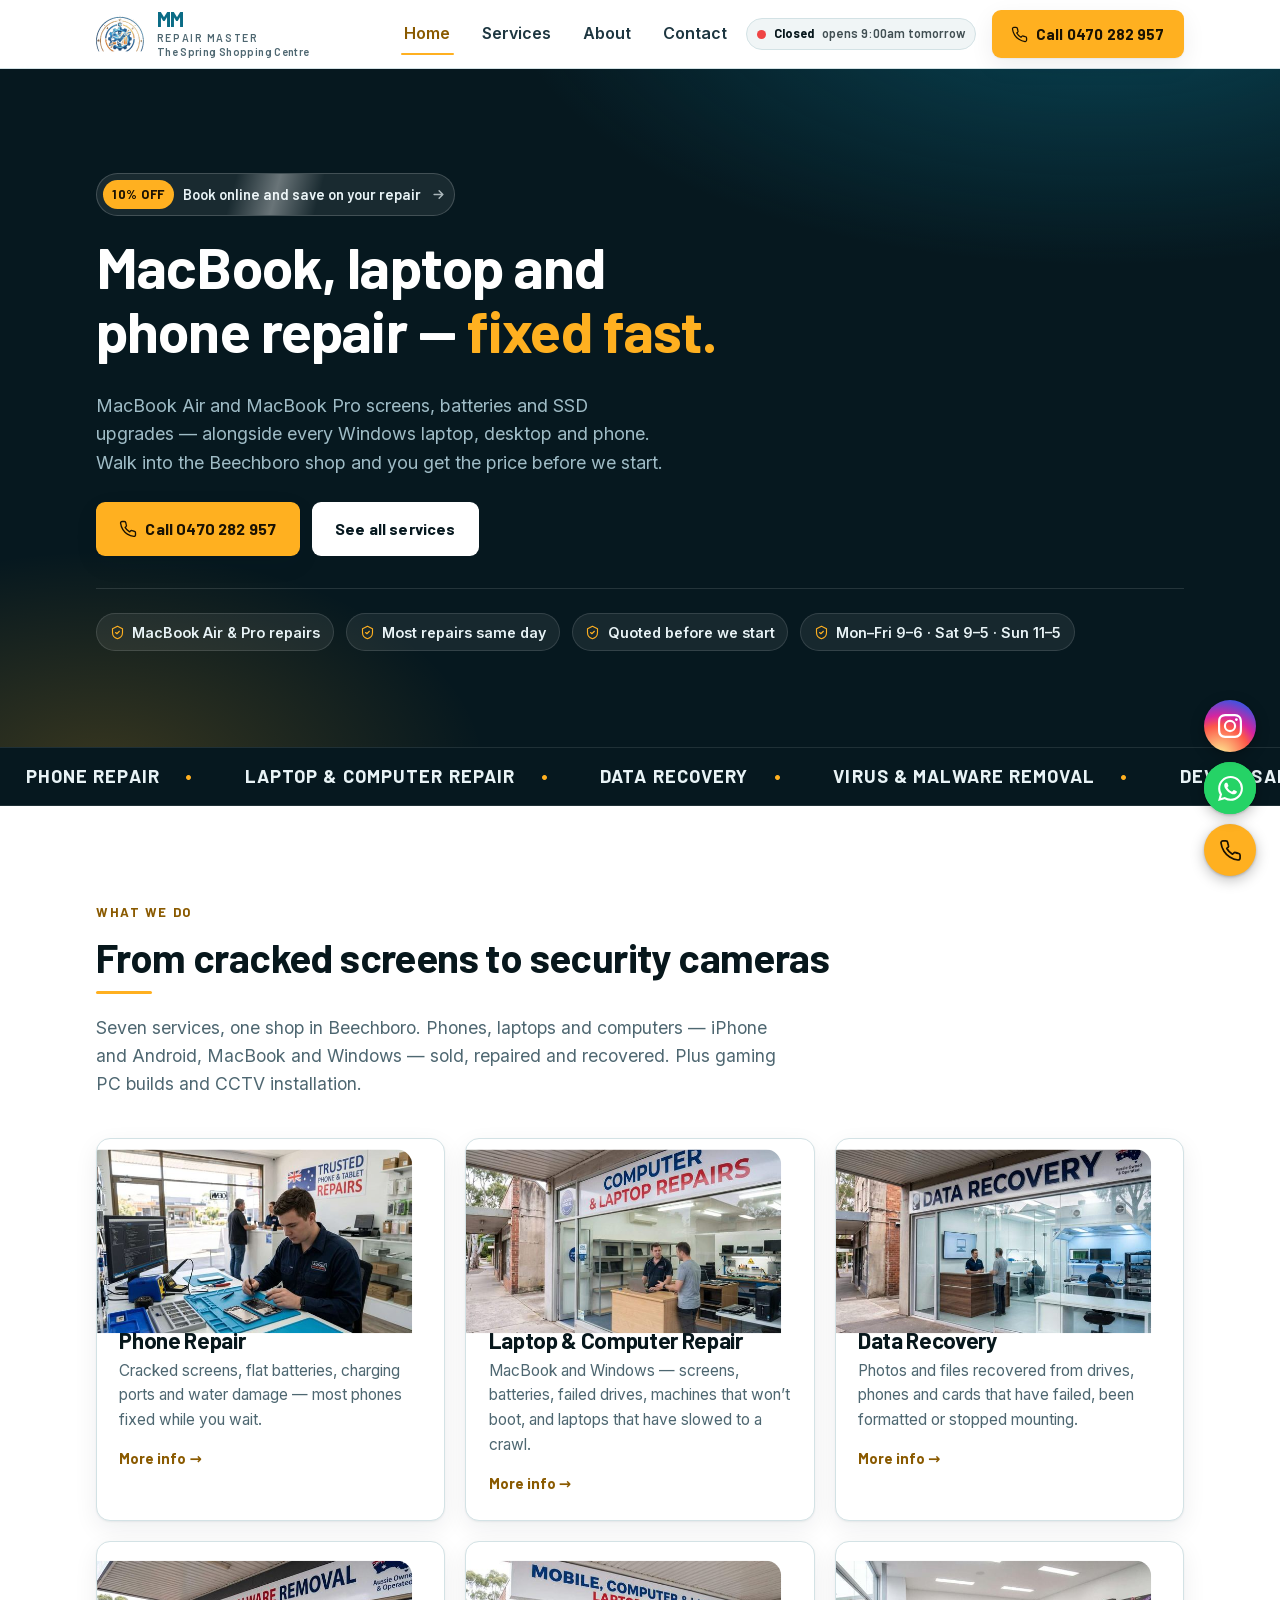
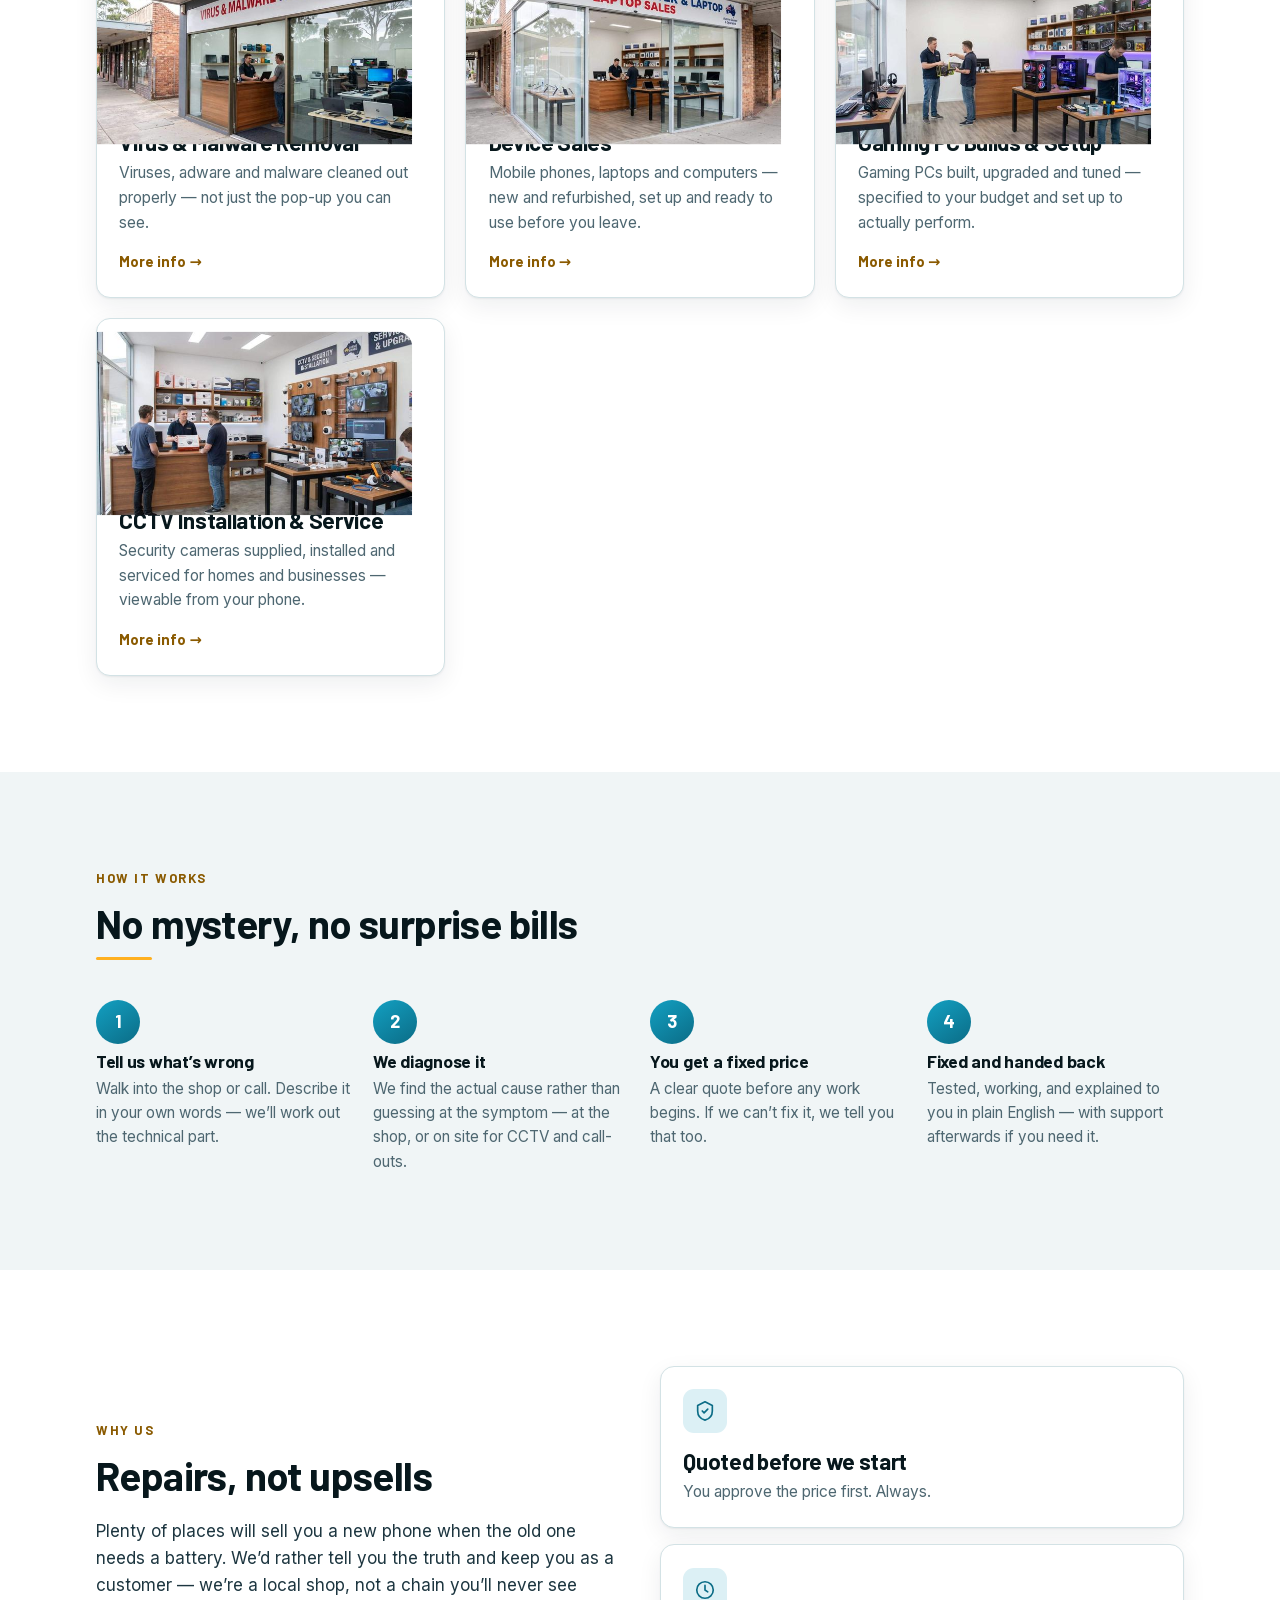
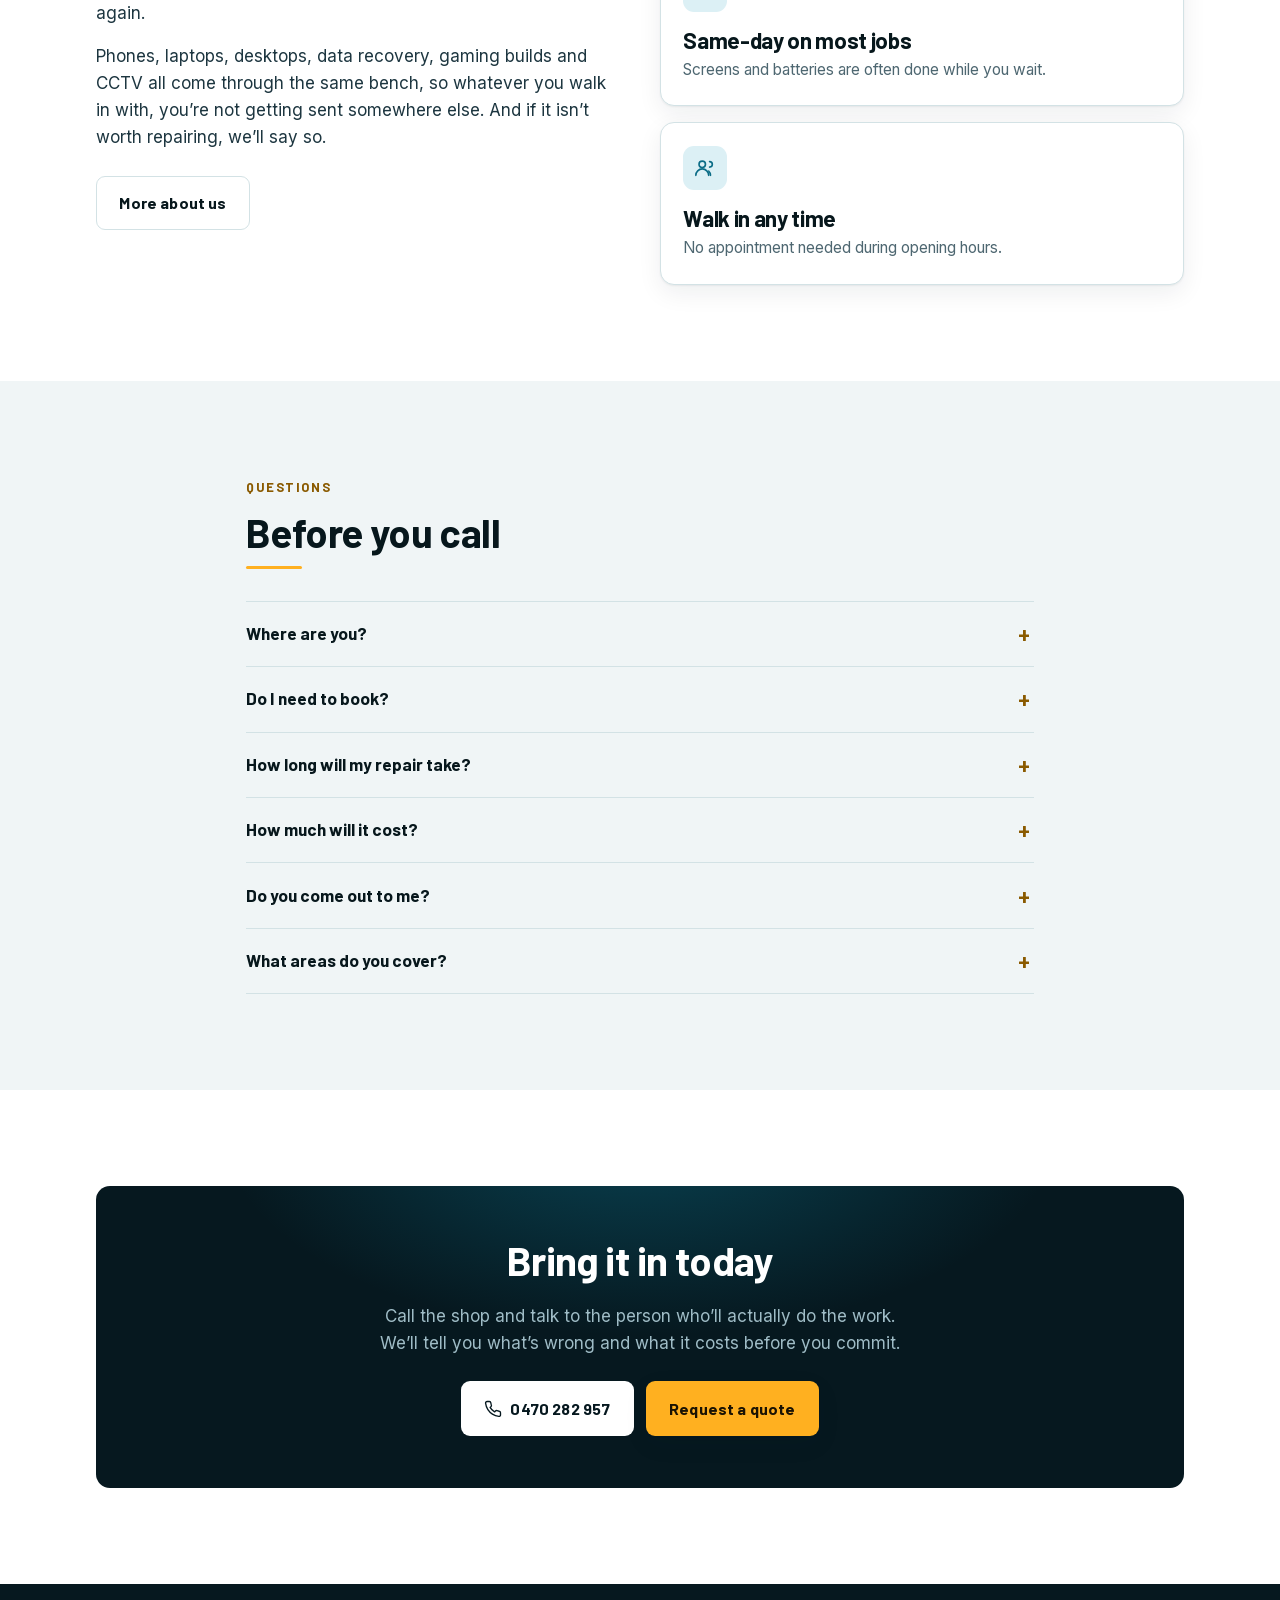
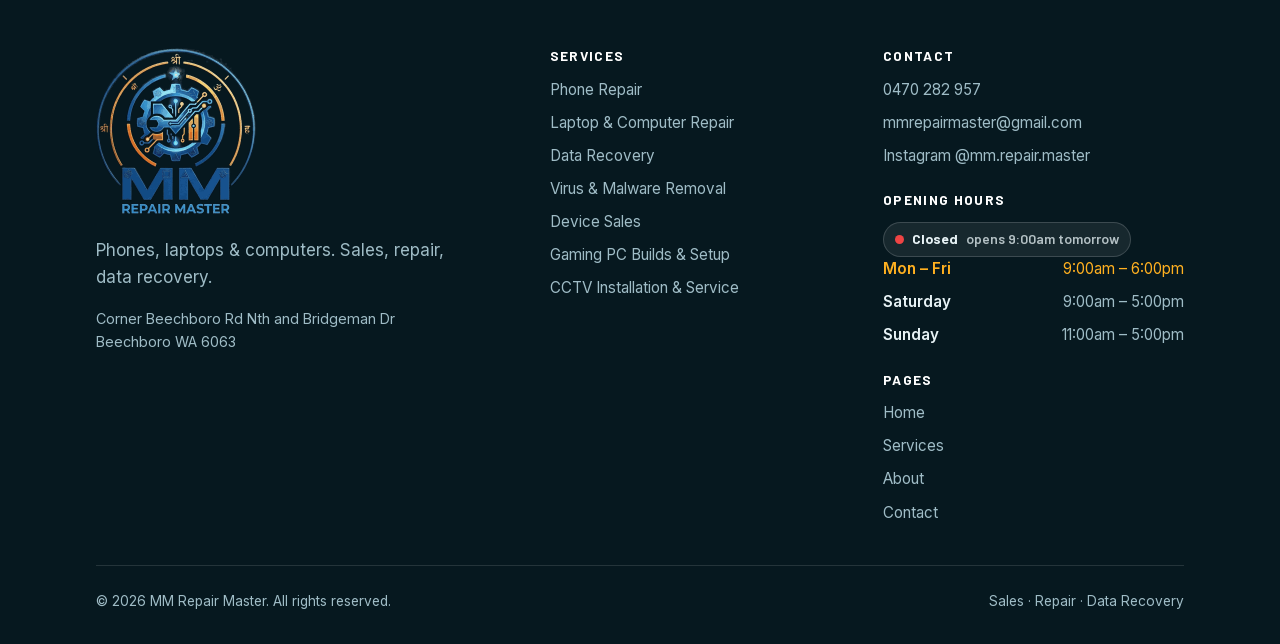
<file: index.html>
<!doctype html>
<html lang="en-AU">
<head>
<meta charset="utf-8">
<meta name="viewport" content="width=device-width, initial-scale=1">
<title>MacBook, Laptop &amp; Phone Repair in Beechboro | MM Repair Master</title>
<meta name="description" content="MacBook, laptop and phone repair in Beechboro, Perth. MacBook Air and Pro screens, batteries and SSD upgrades, plus data recovery, virus removal, device sales, gaming PCs and CCTV. Call 0470 282 957.">
<link rel="canonical" href="https://www.mmrepairmaster.com.au/">
<meta name="robots" content="index, follow, max-image-preview:large">
<meta name="theme-color" content="#06181f">

<meta property="og:type" content="website">
<meta property="og:site_name" content="MM Repair Master">
<meta property="og:title" content="MacBook, Laptop &amp; Phone Repair in Beechboro | MM Repair Master">
<meta property="og:description" content="MacBook, laptop and phone repair in Beechboro, Perth. MacBook Air and Pro screens, batteries and SSD upgrades, plus data recovery, virus removal, device sales, gaming PCs and CCTV. Call 0470 282 957.">
<meta property="og:url" content="https://www.mmrepairmaster.com.au/">
<meta property="og:locale" content="en_AU">
<meta name="twitter:card" content="summary_large_image">

<link rel="preload" as="font" type="font/woff2" fetchpriority="low" href="assets/fonts/inter-var.woff2" crossorigin><link rel="preload" as="font" type="font/woff2" fetchpriority="low" href="assets/fonts/barlow-700.woff2" crossorigin><link rel="preload" as="font" type="font/woff2" fetchpriority="low" href="assets/fonts/barlow-600.woff2" crossorigin>


<noscript></noscript>
<meta property="og:image" content="https://www.mmrepairmaster.com.au/assets/og-image.png">
<meta property="og:image:width" content="1200">
<meta property="og:image:height" content="630">
<meta name="twitter:image" content="https://www.mmrepairmaster.com.au/assets/og-image.png">
<link rel="icon" type="image/png" sizes="32x32" href="assets/favicon-32.png">
<link rel="apple-touch-icon" href="assets/icon.png">
<link rel="preload" as="image" imagesrcset="assets/photos/phone-repair-640.jpg 640w, assets/photos/phone-repair-768.jpg 768w, assets/photos/phone-repair-1024.jpg 1024w, assets/photos/phone-repair-1280.jpg 1280w, assets/photos/phone-repair.jpg 1600w" imagesizes="(min-width:880px) 360px, (min-width:620px) 45vw, 86vw" fetchpriority="high">
<link rel="stylesheet" href="assets/style.css?v=4">
<script type="application/ld+json">{"@context":"https://schema.org","@graph":[{"@context":"https://schema.org","@type":["LocalBusiness","ComputerStore"],"name":"MM Repair Master","url":"https://www.mmrepairmaster.com.au/","image":"https://www.mmrepairmaster.com.au/assets/og-image.png","logo":"https://www.mmrepairmaster.com.au/assets/logo.png","telephone":"0470 282 957","email":"mmrepairmaster@gmail.com","description":"Phone, laptop and computer repair, data recovery, virus and malware removal, device sales, gaming PC builds and CCTV installation.","address":{"@type":"PostalAddress","streetAddress":"Corner Beechboro Rd Nth and Bridgeman Dr","addressLocality":"Beechboro","addressRegion":"WA","postalCode":"6063","addressCountry":"AU"},"areaServed":{"@type":"City","name":"Perth"},"openingHoursSpecification":[{"@type":"OpeningHoursSpecification","dayOfWeek":["Monday","Tuesday","Wednesday","Thursday","Friday"],"opens":"09:00","closes":"18:00"},{"@type":"OpeningHoursSpecification","dayOfWeek":"Saturday","opens":"09:00","closes":"17:00"},{"@type":"OpeningHoursSpecification","dayOfWeek":"Sunday","opens":"11:00","closes":"17:00"}],"sameAs":["https://www.instagram.com/mm.repair.master/"],"hasOfferCatalog":{"@type":"OfferCatalog","name":"Services","itemListElement":[{"@type":"Offer","itemOffered":{"@type":"Service","name":"Phone Repair"}},{"@type":"Offer","itemOffered":{"@type":"Service","name":"Laptop & Computer Repair"}},{"@type":"Offer","itemOffered":{"@type":"Service","name":"Data Recovery"}},{"@type":"Offer","itemOffered":{"@type":"Service","name":"Virus & Malware Removal"}},{"@type":"Offer","itemOffered":{"@type":"Service","name":"Device Sales"}},{"@type":"Offer","itemOffered":{"@type":"Service","name":"Gaming PC Builds & Setup"}},{"@type":"Offer","itemOffered":{"@type":"Service","name":"CCTV Installation & Service"}}]}},{"@context":"https://schema.org","@type":"FAQPage","mainEntity":[{"@type":"Question","name":"Where are you?","acceptedAnswer":{"@type":"Answer","text":"Corner Beechboro Rd Nth and Bridgeman Dr, Beechboro WA 6063. Walk in during opening hours - you don't need an appointment."}},{"@type":"Question","name":"Do I need to book?","acceptedAnswer":{"@type":"Answer","text":"No. Walk in any time we're open. Calling ahead on 0470 282 957 helps if you want us to have a screen or battery ready for your model."}},{"@type":"Question","name":"How long will my repair take?","acceptedAnswer":{"@type":"Answer","text":"Most phone screens and batteries are done the same day, often while you wait. Laptops and data recovery depend on the fault - we'll give you a realistic time before you leave it with us."}},{"@type":"Question","name":"How much will it cost?","acceptedAnswer":{"@type":"Answer","text":"We diagnose the problem and quote you before any work starts. You approve the price first, so there are no surprises when you come back."}},{"@type":"Question","name":"Do you come out to me?","acceptedAnswer":{"@type":"Answer","text":"On-call service is available, and CCTV installation is always done on site. Phone and computer repairs are usually faster at the shop."}},{"@type":"Question","name":"What areas do you cover?","acceptedAnswer":{"@type":"Answer","text":"The shop serves Beechboro and the surrounding north-eastern Perth suburbs - Morley, Bayswater, Noranda, Bennett Springs, Caversham, Lockridge, Kiara, Eden Hill, Ballajura and Malaga. On-call and CCTV work covers the wider Perth area."}}]}]}</script>
</head>
<body>
<a class="skip-link" href="#main">Skip to content</a>
<header class="site-header">
  <div class="wrap site-header__inner">
    <a class="logo" href="index.html">
      <img class="logo__mark" src="assets/icon.png" alt="" width="40" height="40" decoding="async">
      <span class="logo__text"><strong>MM</strong><em>Repair Master</em><small>The Spring Shopping Centre</small></span>
    </a>
    <nav class="nav" aria-label="Main"><a href="index.html">Home</a><a href="services.html">Services</a><a href="about.html">About</a><a href="contact.html">Contact</a></nav>
    <div class="hours-status hours-status--hdr" data-hours-status="header"></div>
    <a class="btn btn--primary header-cta" href="tel:+61470282957"><svg width="17" height="17" viewBox="0 0 24 24" fill="none" stroke="currentColor" stroke-width="1.8" stroke-linecap="round" stroke-linejoin="round" aria-hidden="true"><path d="M22 16.9v3a2 2 0 0 1-2.2 2 19.8 19.8 0 0 1-8.6-3.1 19.5 19.5 0 0 1-6-6A19.8 19.8 0 0 1 2.1 4.2 2 2 0 0 1 4.1 2h3a2 2 0 0 1 2 1.7c.1 1 .4 2 .7 2.9a2 2 0 0 1-.4 2.1L8.1 9.9a16 16 0 0 0 6 6l1.2-1.2a2 2 0 0 1 2.1-.5c.9.4 1.9.6 2.9.8a2 2 0 0 1 1.7 2z"/></svg> Call 0470 282 957</a>
    <a class="hdr-call" href="tel:+61470282957" aria-label="Call 0470 282 957"><svg width="21" height="21" viewBox="0 0 24 24" fill="none" stroke="currentColor" stroke-width="1.9" stroke-linecap="round" stroke-linejoin="round" aria-hidden="true"><path d="M22 16.9v3a2 2 0 0 1-2.2 2 19.8 19.8 0 0 1-8.6-3.1 19.5 19.5 0 0 1-6-6A19.8 19.8 0 0 1 2.1 4.2 2 2 0 0 1 4.1 2h3a2 2 0 0 1 2 1.7c.1 1 .4 2 .7 2.9a2 2 0 0 1-.4 2.1L8.1 9.9a16 16 0 0 0 6 6l1.2-1.2a2 2 0 0 1 2.1-.5c.9.4 1.9.6 2.9.8a2 2 0 0 1 1.7 2z"/></svg></a>
    <button class="burger" type="button" aria-expanded="false" aria-label="Open menu" aria-controls="mnav">
      <svg width="24" height="24" viewBox="0 0 24 24" fill="none" stroke="currentColor" stroke-width="2" stroke-linecap="round" aria-hidden="true"><path d="M3 6h18M3 12h18M3 18h18"/></svg>
    </button>
  </div>
  <div class="mobile-nav" id="mnav">
    <div class="mnav-hours">
      <div class="hours-status hours-status--lg" data-hours-status="mob"></div>
      <ul class="hours-mini hours-mini--light">
        <li><span>Mon &ndash; Fri</span><span>9:00am &ndash; 6:00pm</span></li>
        <li><span>Saturday</span><span>9:00am &ndash; 5:00pm</span></li>
        <li><span>Sunday</span><span>11:00am &ndash; 5:00pm</span></li>
      </ul>
    </div>
    <a href="index.html">Home</a><a href="services.html">Services</a><a href="about.html">About</a><a href="contact.html">Contact</a>
    <a class="btn btn--primary" href="tel:+61470282957">Call 0470 282 957</a>
  </div>
</header>
<main id="main"><a class="locbar" href="https://www.google.com/maps/search/?api=1&amp;query=Beechboro+Rd+Nth+and+Bridgeman+Dr+Beechboro+WA+6063" target="_blank" rel="noopener" aria-label="Corner Beechboro Rd Nth and Bridgeman Dr, Beechboro WA 6063 - open directions in Google Maps"><span class="locbar__pin" aria-hidden="true"><svg width="15" height="15" viewBox="0 0 24 24" fill="none" stroke="currentColor" stroke-width="2.2" stroke-linecap="round" stroke-linejoin="round"><path d="M20 10c0 6-8 12-8 12s-8-6-8-12a8 8 0 0 1 16 0Z"/><circle cx="12" cy="10" r="3"/></svg></span><span class="locbar__text"><strong>The Spring Shopping Centre</strong> <small>Beechboro 6063</small></span><span class="locbar__go" aria-hidden="true"><svg width="14" height="14" viewBox="0 0 24 24" fill="none" stroke="currentColor" stroke-width="2.4" stroke-linecap="round" stroke-linejoin="round"><path d="M5 12h13M12 5l7 7-7 7"/></svg></span></a>

<section class="hero">
  <div class="wrap">
    <a class="promo-pill" href="contact.html">
      <span class="promo-pill__flash">10% OFF</span>
      <span>Book online and save on your repair</span>
      <svg width="15" height="15" viewBox="0 0 24 24" fill="none" stroke="currentColor" stroke-width="2.4" stroke-linecap="round" stroke-linejoin="round" aria-hidden="true"><path d="M5 12h14M13 6l6 6-6 6"/></svg>
    </a>
    <h1>MacBook, laptop and phone repair &mdash; <em>fixed fast.</em></h1>
    <p>MacBook Air and MacBook Pro screens, batteries and SSD upgrades &mdash; alongside every Windows laptop, desktop and phone. Walk into the Beechboro shop and you get the price before we start.</p>
    <div class="btn-row">
      <a class="btn btn--primary" href="tel:+61470282957"><svg width="18" height="18" viewBox="0 0 24 24" fill="none" stroke="currentColor" stroke-width="1.8" stroke-linecap="round" stroke-linejoin="round" aria-hidden="true"><path d="M22 16.9v3a2 2 0 0 1-2.2 2 19.8 19.8 0 0 1-8.6-3.1 19.5 19.5 0 0 1-6-6A19.8 19.8 0 0 1 2.1 4.2 2 2 0 0 1 4.1 2h3a2 2 0 0 1 2 1.7c.1 1 .4 2 .7 2.9a2 2 0 0 1-.4 2.1L8.1 9.9a16 16 0 0 0 6 6l1.2-1.2a2 2 0 0 1 2.1-.5c.9.4 1.9.6 2.9.8a2 2 0 0 1 1.7 2z"/></svg> Call 0470 282 957</a>
      <a class="btn btn--onnavy" href="services.html">See all services</a>
    </div>
    <div class="trust-strip">
      <span><svg width="15" height="15" viewBox="0 0 24 24" fill="none" stroke="currentColor" stroke-width="1.8" stroke-linecap="round" stroke-linejoin="round" aria-hidden="true"><path d="M12 2l8 4v6c0 5-3.4 8.7-8 10-4.6-1.3-8-5-8-10V6z"/><path d="M9 12l2 2 4-4"/></svg> MacBook Air &amp; Pro repairs</span>
      <span><svg width="15" height="15" viewBox="0 0 24 24" fill="none" stroke="currentColor" stroke-width="1.8" stroke-linecap="round" stroke-linejoin="round" aria-hidden="true"><path d="M12 2l8 4v6c0 5-3.4 8.7-8 10-4.6-1.3-8-5-8-10V6z"/><path d="M9 12l2 2 4-4"/></svg> Most repairs same day</span>
      <span><svg width="15" height="15" viewBox="0 0 24 24" fill="none" stroke="currentColor" stroke-width="1.8" stroke-linecap="round" stroke-linejoin="round" aria-hidden="true"><path d="M12 2l8 4v6c0 5-3.4 8.7-8 10-4.6-1.3-8-5-8-10V6z"/><path d="M9 12l2 2 4-4"/></svg> Quoted before we start</span>
      <span><svg width="15" height="15" viewBox="0 0 24 24" fill="none" stroke="currentColor" stroke-width="1.8" stroke-linecap="round" stroke-linejoin="round" aria-hidden="true"><path d="M12 2l8 4v6c0 5-3.4 8.7-8 10-4.6-1.3-8-5-8-10V6z"/><path d="M9 12l2 2 4-4"/></svg> Mon&ndash;Fri 9&ndash;6 &middot; Sat 9&ndash;5 &middot; Sun 11&ndash;5</span>
    </div>
  </div>
</section>

<section class="section">
  <div class="wrap">
    <p class="eyebrow reveal">What we do</p>
    <h2 class="reveal">From cracked screens to security cameras</h2>
    <p class="lede reveal">Seven services, one shop in Beechboro. Phones, laptops and computers &mdash; iPhone and Android, MacBook and Windows &mdash; sold, repaired and recovered. Plus gaming PC builds and CCTV installation.</p>
    <div class="grid grid--3" style="margin-top:2.5rem">
      <a class="card card--link reveal" href="services/phone-repair.html">
        <img srcset="assets/photos/phone-repair-640.jpg 640w, assets/photos/phone-repair-768.jpg 768w, assets/photos/phone-repair-1024.jpg 1024w, assets/photos/phone-repair-1280.jpg 1280w, assets/photos/phone-repair.jpg 1600w" sizes="(min-width:880px) 360px, (min-width:620px) 45vw, 86vw" class="card__media" src="assets/photos/phone-repair.jpg" alt="" loading="eager" fetchpriority="high" width="800" height="450" onerror="this.onerror=null;this.src='assets/img/phone-repair.svg'">
        <h3>Phone Repair</h3>
        <p>Cracked screens, flat batteries, charging ports and water damage &mdash; most phones fixed while you wait.</p>
        <span class="card__price">More info &rarr;</span>
      </a>
      <a class="card card--link reveal" href="services/computer-laptop-repair.html">
        <img srcset="assets/photos/computer-laptop-repair-640.jpg 640w, assets/photos/computer-laptop-repair-768.jpg 768w, assets/photos/computer-laptop-repair-1024.jpg 1024w, assets/photos/computer-laptop-repair-1280.jpg 1280w, assets/photos/computer-laptop-repair.jpg 1600w" sizes="(min-width:880px) 360px, (min-width:620px) 45vw, 86vw" class="card__media" src="assets/photos/computer-laptop-repair.jpg" alt="" loading="lazy" width="800" height="450" onerror="this.onerror=null;this.src='assets/img/computer-laptop-repair.svg'">
        <h3>Laptop &amp; Computer Repair</h3>
        <p>MacBook and Windows &mdash; screens, batteries, failed drives, machines that won&rsquo;t boot, and laptops that have slowed to a crawl.</p>
        <span class="card__price">More info &rarr;</span>
      </a>
      <a class="card card--link reveal" href="services/data-recovery.html">
        <img srcset="assets/photos/data-recovery-640.jpg 640w, assets/photos/data-recovery-768.jpg 768w, assets/photos/data-recovery-1024.jpg 1024w, assets/photos/data-recovery-1280.jpg 1280w, assets/photos/data-recovery.jpg 1600w" sizes="(min-width:880px) 360px, (min-width:620px) 45vw, 86vw" class="card__media" src="assets/photos/data-recovery.jpg" alt="" loading="lazy" width="800" height="450" onerror="this.onerror=null;this.src='assets/img/data-recovery.svg'">
        <h3>Data Recovery</h3>
        <p>Photos and files recovered from drives, phones and cards that have failed, been formatted or stopped mounting.</p>
        <span class="card__price">More info &rarr;</span>
      </a>
      <a class="card card--link reveal" href="services/virus-malware-removal.html">
        <img srcset="assets/photos/virus-malware-removal-640.jpg 640w, assets/photos/virus-malware-removal-768.jpg 768w, assets/photos/virus-malware-removal-1024.jpg 1024w, assets/photos/virus-malware-removal-1280.jpg 1280w, assets/photos/virus-malware-removal.jpg 1600w" sizes="(min-width:880px) 360px, (min-width:620px) 45vw, 86vw" class="card__media" src="assets/photos/virus-malware-removal.jpg" alt="" loading="lazy" width="800" height="450" onerror="this.onerror=null;this.src='assets/img/virus-malware-removal.svg'">
        <h3>Virus &amp; Malware Removal</h3>
        <p>Viruses, adware and malware cleaned out properly &mdash; not just the pop-up you can see.</p>
        <span class="card__price">More info &rarr;</span>
      </a>
      <a class="card card--link reveal" href="services/device-sales.html">
        <img srcset="assets/photos/device-sales-640.jpg 640w, assets/photos/device-sales-768.jpg 768w, assets/photos/device-sales-1024.jpg 1024w, assets/photos/device-sales-1280.jpg 1280w, assets/photos/device-sales.jpg 1600w" sizes="(min-width:880px) 360px, (min-width:620px) 45vw, 86vw" class="card__media" src="assets/photos/device-sales.jpg" alt="" loading="lazy" width="800" height="450" onerror="this.onerror=null;this.src='assets/img/device-sales.svg'">
        <h3>Device Sales</h3>
        <p>Mobile phones, laptops and computers &mdash; new and refurbished, set up and ready to use before you leave.</p>
        <span class="card__price">More info &rarr;</span>
      </a>
      <a class="card card--link reveal" href="services/gaming-pc-setup.html">
        <img srcset="assets/photos/gaming-pc-setup-640.jpg 640w, assets/photos/gaming-pc-setup-768.jpg 768w, assets/photos/gaming-pc-setup-1024.jpg 1024w, assets/photos/gaming-pc-setup-1280.jpg 1280w, assets/photos/gaming-pc-setup.jpg 1600w" sizes="(min-width:880px) 360px, (min-width:620px) 45vw, 86vw" class="card__media" src="assets/photos/gaming-pc-setup.jpg" alt="" loading="lazy" width="800" height="450" onerror="this.onerror=null;this.src='assets/img/gaming-pc-setup.svg'">
        <h3>Gaming PC Builds &amp; Setup</h3>
        <p>Gaming PCs built, upgraded and tuned &mdash; specified to your budget and set up to actually perform.</p>
        <span class="card__price">More info &rarr;</span>
      </a>
      <a class="card card--link reveal" href="services/cctv-installation.html">
        <img srcset="assets/photos/cctv-installation-640.jpg 640w, assets/photos/cctv-installation-768.jpg 768w, assets/photos/cctv-installation-1024.jpg 1024w, assets/photos/cctv-installation-1280.jpg 1280w, assets/photos/cctv-installation.jpg 1600w" sizes="(min-width:880px) 360px, (min-width:620px) 45vw, 86vw" class="card__media" src="assets/photos/cctv-installation.jpg" alt="" loading="lazy" width="800" height="450" onerror="this.onerror=null;this.src='assets/img/cctv-installation.svg'">
        <h3>CCTV Installation &amp; Service</h3>
        <p>Security cameras supplied, installed and serviced for homes and businesses &mdash; viewable from your phone.</p>
        <span class="card__price">More info &rarr;</span>
      </a>
    </div>
  </div>
</section>

<section class="section section--surface">
  <div class="wrap">
    <p class="eyebrow reveal">How it works</p>
    <h2 class="reveal">No mystery, no surprise bills</h2>
    <ol class="steps" style="margin-top:2.5rem">
      <li class="reveal"><h3>Tell us what&rsquo;s wrong</h3><p>Walk into the shop or call. Describe it in your own words &mdash; we&rsquo;ll work out the technical part.</p></li>
      <li class="reveal"><h3>We diagnose it</h3><p>We find the actual cause rather than guessing at the symptom &mdash; at the shop, or on site for CCTV and call-outs.</p></li>
      <li class="reveal"><h3>You get a fixed price</h3><p>A clear quote before any work begins. If we can&rsquo;t fix it, we tell you that too.</p></li>
      <li class="reveal"><h3>Fixed and handed back</h3><p>Tested, working, and explained to you in plain English &mdash; with support afterwards if you need it.</p></li>
    </ol>
  </div>
</section>

<section class="section">
  <div class="wrap">
    <div class="grid grid--2" style="align-items:center;gap:2.5rem">
      <div class="reveal">
        <p class="eyebrow">Why us</p>
        <h2>Repairs, not upsells</h2>
        <p>Plenty of places will sell you a new phone when the old one needs a battery. We&rsquo;d rather tell you the truth and keep you as a customer &mdash; we&rsquo;re a local shop, not a chain you&rsquo;ll never see again.</p>
        <p>Phones, laptops, desktops, data recovery, gaming builds and CCTV all come through the same bench, so whatever you walk in with, you&rsquo;re not getting sent somewhere else. And if it isn&rsquo;t worth repairing, we&rsquo;ll say so.</p>
        <div class="btn-row"><a class="btn btn--ghost" href="about.html">More about us</a></div>
      </div>
      <div class="grid" style="gap:1rem">
        <div class="card reveal"><span class="card__icon"><svg width="22" height="22" viewBox="0 0 24 24" fill="none" stroke="currentColor" stroke-width="1.8" stroke-linecap="round" stroke-linejoin="round" aria-hidden="true"><path d="M12 2l8 4v6c0 5-3.4 8.7-8 10-4.6-1.3-8-5-8-10V6z"/><path d="M9 12l2 2 4-4"/></svg></span><h3>Quoted before we start</h3><p>You approve the price first. Always.</p></div>
        <div class="card reveal"><span class="card__icon"><svg width="22" height="22" viewBox="0 0 24 24" fill="none" stroke="currentColor" stroke-width="1.8" stroke-linecap="round" stroke-linejoin="round" aria-hidden="true"><circle cx="12" cy="12" r="9"/><path d="M12 7v5l3 2"/></svg></span><h3>Same-day on most jobs</h3><p>Screens and batteries are often done while you wait.</p></div>
        <div class="card reveal"><span class="card__icon"><svg width="22" height="22" viewBox="0 0 24 24" fill="none" stroke="currentColor" stroke-width="1.8" stroke-linecap="round" stroke-linejoin="round" aria-hidden="true"><circle cx="9" cy="8" r="3.5"/><path d="M2 20a7 7 0 0 1 14 0"/><path d="M17 11a3 3 0 1 0 0-6M18 20a6.5 6.5 0 0 0-2-4.7"/></svg></span><h3>Walk in any time</h3><p>No appointment needed during opening hours.</p></div>
      </div>
    </div>
  </div>
</section>

<section class="section section--surface">
  <div class="wrap" style="max-width:820px">
    <p class="eyebrow reveal">Questions</p>
    <h2 class="reveal">Before you call</h2>
    <div class="reveal" style="margin-top:2rem"><div class="faq"><details><summary>Where are you?</summary><p>Corner Beechboro Rd Nth and Bridgeman Dr, Beechboro WA 6063. Walk in during opening hours &mdash; you don&rsquo;t need an appointment.</p></details><details><summary>Do I need to book?</summary><p>No. Walk in any time we&rsquo;re open. Calling ahead on 0470 282 957 helps if you want us to have a screen or battery ready for your model.</p></details><details><summary>How long will my repair take?</summary><p>Most phone screens and batteries are done the same day, often while you wait. Laptops and data recovery depend on the fault &mdash; we&rsquo;ll give you a realistic time before you leave it with us.</p></details><details><summary>How much will it cost?</summary><p>We diagnose the problem and quote you before any work starts. You approve the price first, so there are no surprises when you come back.</p></details><details><summary>Do you come out to me?</summary><p>On-call service is available, and CCTV installation is always done on site. Phone and computer repairs are usually faster at the shop.</p></details><details><summary>What areas do you cover?</summary><p>The shop serves Beechboro and the surrounding north-eastern Perth suburbs &mdash; Morley, Bayswater, Noranda, Bennett Springs, Caversham, Lockridge, Kiara, Eden Hill, Ballajura and Malaga. On-call and CCTV work covers the wider Perth area.</p></details></div></div>
  </div>
</section>

<section class="section">
  <div class="wrap">
    <div class="band reveal">
      <h2>Bring it in today</h2>
      <p>Call the shop and talk to the person who&rsquo;ll actually do the work. We&rsquo;ll tell you what&rsquo;s wrong and what it costs before you commit.</p>
      <div class="btn-row">
        <a class="btn btn--onnavy" href="tel:+61470282957"><svg width="18" height="18" viewBox="0 0 24 24" fill="none" stroke="currentColor" stroke-width="1.8" stroke-linecap="round" stroke-linejoin="round" aria-hidden="true"><path d="M22 16.9v3a2 2 0 0 1-2.2 2 19.8 19.8 0 0 1-8.6-3.1 19.5 19.5 0 0 1-6-6A19.8 19.8 0 0 1 2.1 4.2 2 2 0 0 1 4.1 2h3a2 2 0 0 1 2 1.7c.1 1 .4 2 .7 2.9a2 2 0 0 1-.4 2.1L8.1 9.9a16 16 0 0 0 6 6l1.2-1.2a2 2 0 0 1 2.1-.5c.9.4 1.9.6 2.9.8a2 2 0 0 1 1.7 2z"/></svg> 0470 282 957</a>
        <a class="btn btn--primary" href="contact.html">Request a quote</a>
      </div>
    </div>
  </div>
</section>

</main>
<footer class="site-footer">
  <div class="wrap">
    <div class="footer-grid">
      <div>
        <a class="logo logo--footer" href="index.html" aria-label="MM Repair Master home">
          <img src="assets/logo.png" alt="MM Repair Master"
               width="160" height="166" decoding="async" loading="lazy">
        </a>
        <p style="color:var(--on-navy-muted);max-width:34ch">Phones, laptops &amp; computers. Sales, repair, data recovery.</p>
        <p style="color:var(--on-navy-muted);font-size:.9rem">
          Corner Beechboro Rd Nth and Bridgeman Dr<br>Beechboro WA 6063
        </p>
      </div>
      <div>
        <h4>Services</h4>
        <ul><li><a href="services/phone-repair.html">Phone Repair</a></li><li><a href="services/computer-laptop-repair.html">Laptop &amp; Computer Repair</a></li><li><a href="services/data-recovery.html">Data Recovery</a></li><li><a href="services/virus-malware-removal.html">Virus &amp; Malware Removal</a></li><li><a href="services/device-sales.html">Device Sales</a></li><li><a href="services/gaming-pc-setup.html">Gaming PC Builds &amp; Setup</a></li><li><a href="services/cctv-installation.html">CCTV Installation &amp; Service</a></li></ul>
      </div>
      <div>
        <h4>Contact</h4>
        <ul>
          <li><a href="tel:+61470282957">0470 282 957</a></li>
          <li><a href="mailto:mmrepairmaster@gmail.com">mmrepairmaster@gmail.com</a></li>
          <li><a href="https://www.instagram.com/mm.repair.master/" rel="noopener">Instagram @mm.repair.master</a></li>
        </ul>
        <h4 style="margin-top:1.5rem">Opening hours</h4>
        <div class="hours-status" data-hours-status></div>
        <ul class="hours-mini">
          <li><span>Mon &ndash; Fri</span><span>9:00am &ndash; 6:00pm</span></li>
          <li><span>Saturday</span><span>9:00am &ndash; 5:00pm</span></li>
          <li><span>Sunday</span><span>11:00am &ndash; 5:00pm</span></li>
        </ul>
        <h4 style="margin-top:1.5rem">Pages</h4>
        <ul><li><a href="index.html">Home</a></li><li><a href="services.html">Services</a></li><li><a href="about.html">About</a></li><li><a href="contact.html">Contact</a></li></ul>
      </div>
    </div>
    <div class="footer-bottom">
      <span>&copy; <span id="yr">2026</span> MM Repair Master. All rights reserved.</span>
      <span>Sales &middot; Repair &middot; Data Recovery</span>
    </div>
  </div>
</footer>

<div class="fab-stack">
  <a class="fab fab--call" href="tel:+61470282957" aria-label="Call 0470 282 957">
    <span class="fab__label">Call 0470 282 957</span><svg width="23" height="23" viewBox="0 0 24 24" fill="none" stroke="currentColor" stroke-width="1.8" stroke-linecap="round" stroke-linejoin="round" aria-hidden="true"><path d="M22 16.9v3a2 2 0 0 1-2.2 2 19.8 19.8 0 0 1-8.6-3.1 19.5 19.5 0 0 1-6-6A19.8 19.8 0 0 1 2.1 4.2 2 2 0 0 1 4.1 2h3a2 2 0 0 1 2 1.7c.1 1 .4 2 .7 2.9a2 2 0 0 1-.4 2.1L8.1 9.9a16 16 0 0 0 6 6l1.2-1.2a2 2 0 0 1 2.1-.5c.9.4 1.9.6 2.9.8a2 2 0 0 1 1.7 2z"/></svg>
  </a>
  <a class="fab fab--whatsapp" href="https://wa.me/61470282957" target="_blank" rel="noopener"
     aria-label="Message us on WhatsApp">
    <span class="fab__label">WhatsApp us</span><svg width="25" height="25" viewBox="0 0 24 24" fill="none" stroke="currentColor" stroke-width="1.8" stroke-linecap="round" stroke-linejoin="round" aria-hidden="true"><path fill="currentColor" stroke="none" d="M17.472 14.382c-.297-.149-1.758-.867-2.03-.967-.273-.099-.471-.148-.67.15-.197.297-.767.966-.94 1.164-.173.199-.347.223-.644.075-.297-.149-1.255-.463-2.39-1.475-.883-.788-1.48-1.761-1.653-2.059-.173-.297-.018-.458.13-.606.134-.133.298-.347.446-.52.149-.174.198-.298.298-.497.099-.198.05-.371-.025-.52-.075-.149-.669-1.612-.916-2.207-.242-.579-.487-.5-.669-.51-.173-.008-.371-.01-.57-.01-.198 0-.52.074-.792.372-.272.297-1.04 1.016-1.04 2.479 0 1.462 1.065 2.875 1.213 3.074.149.198 2.096 3.2 5.077 4.487.709.306 1.262.489 1.694.625.712.227 1.36.195 1.871.118.571-.085 1.758-.719 2.006-1.413.248-.694.248-1.289.173-1.413-.074-.124-.272-.198-.57-.347m-5.421 7.403h-.004a9.87 9.87 0 0 1-5.031-1.378l-.361-.214-3.741.982.998-3.648-.235-.374a9.86 9.86 0 0 1-1.51-5.26c.001-5.45 4.436-9.884 9.888-9.884 2.64 0 5.122 1.03 6.988 2.898a9.825 9.825 0 0 1 2.893 6.994c-.003 5.45-4.437 9.884-9.885 9.884m8.413-18.297A11.815 11.815 0 0 0 12.05 0C5.495 0 .16 5.335.157 11.892c0 2.096.547 4.142 1.588 5.945L.057 24l6.305-1.654a11.882 11.882 0 0 0 5.683 1.448h.005c6.554 0 11.89-5.335 11.893-11.893a11.821 11.821 0 0 0-3.48-8.413z"/></svg>
  </a>
  <a class="fab fab--instagram" href="https://www.instagram.com/mm.repair.master/" target="_blank" rel="noopener"
     aria-label="MM Repair Master on Instagram">
    <span class="fab__label">@mm.repair.master</span><svg width="24" height="24" viewBox="0 0 24 24" fill="none" stroke="currentColor" stroke-width="1.8" stroke-linecap="round" stroke-linejoin="round" aria-hidden="true"><path fill="currentColor" stroke="none" d="M12 2.163c3.204 0 3.584.012 4.85.07 3.252.148 4.771 1.691 4.919 4.919.058 1.265.069 1.645.069 4.849 0 3.205-.012 3.584-.069 4.849-.149 3.225-1.664 4.771-4.919 4.919-1.266.058-1.644.07-4.85.07-3.204 0-3.584-.012-4.849-.07-3.26-.149-4.771-1.699-4.919-4.92-.058-1.265-.07-1.644-.07-4.849 0-3.204.013-3.583.07-4.849.149-3.227 1.664-4.771 4.919-4.919 1.266-.057 1.645-.069 4.849-.069zM12 0C8.741 0 8.333.014 7.053.072 2.695.272.273 2.69.073 7.052.014 8.333 0 8.741 0 12c0 3.259.014 3.668.072 4.948.2 4.358 2.618 6.78 6.98 6.98C8.333 23.986 8.741 24 12 24c3.259 0 3.668-.014 4.948-.072 4.354-.2 6.782-2.618 6.979-6.98.059-1.28.073-1.689.073-4.948 0-3.259-.014-3.667-.072-4.947-.196-4.354-2.617-6.78-6.979-6.98C15.668.014 15.259 0 12 0zm0 5.838a6.162 6.162 0 1 0 0 12.324 6.162 6.162 0 0 0 0-12.324zM12 16a4 4 0 1 1 0-8 4 4 0 0 1 0 8zm6.406-11.845a1.44 1.44 0 1 0 0 2.881 1.44 1.44 0 0 0 0-2.881z"/></svg>
  </a>
</div>
<div class="callbar">
  <a href="tel:+61470282957"><svg width="18" height="18" viewBox="0 0 24 24" fill="none" stroke="currentColor" stroke-width="1.8" stroke-linecap="round" stroke-linejoin="round" aria-hidden="true"><path d="M22 16.9v3a2 2 0 0 1-2.2 2 19.8 19.8 0 0 1-8.6-3.1 19.5 19.5 0 0 1-6-6A19.8 19.8 0 0 1 2.1 4.2 2 2 0 0 1 4.1 2h3a2 2 0 0 1 2 1.7c.1 1 .4 2 .7 2.9a2 2 0 0 1-.4 2.1L8.1 9.9a16 16 0 0 0 6 6l1.2-1.2a2 2 0 0 1 2.1-.5c.9.4 1.9.6 2.9.8a2 2 0 0 1 1.7 2z"/></svg> Call now</a>
  <a href="contact.html"><svg width="18" height="18" viewBox="0 0 24 24" fill="none" stroke="currentColor" stroke-width="1.8" stroke-linecap="round" stroke-linejoin="round" aria-hidden="true"><rect x="2" y="4" width="20" height="16" rx="2"/><path d="m2 7 10 6 10-6"/></svg> Get a quote</a>
</div>

<script>document.getElementById('yr').textContent=new Date().getFullYear();</script>
<script src="assets/site.js?v=4" defer></script>
</body>
</html>
</file>
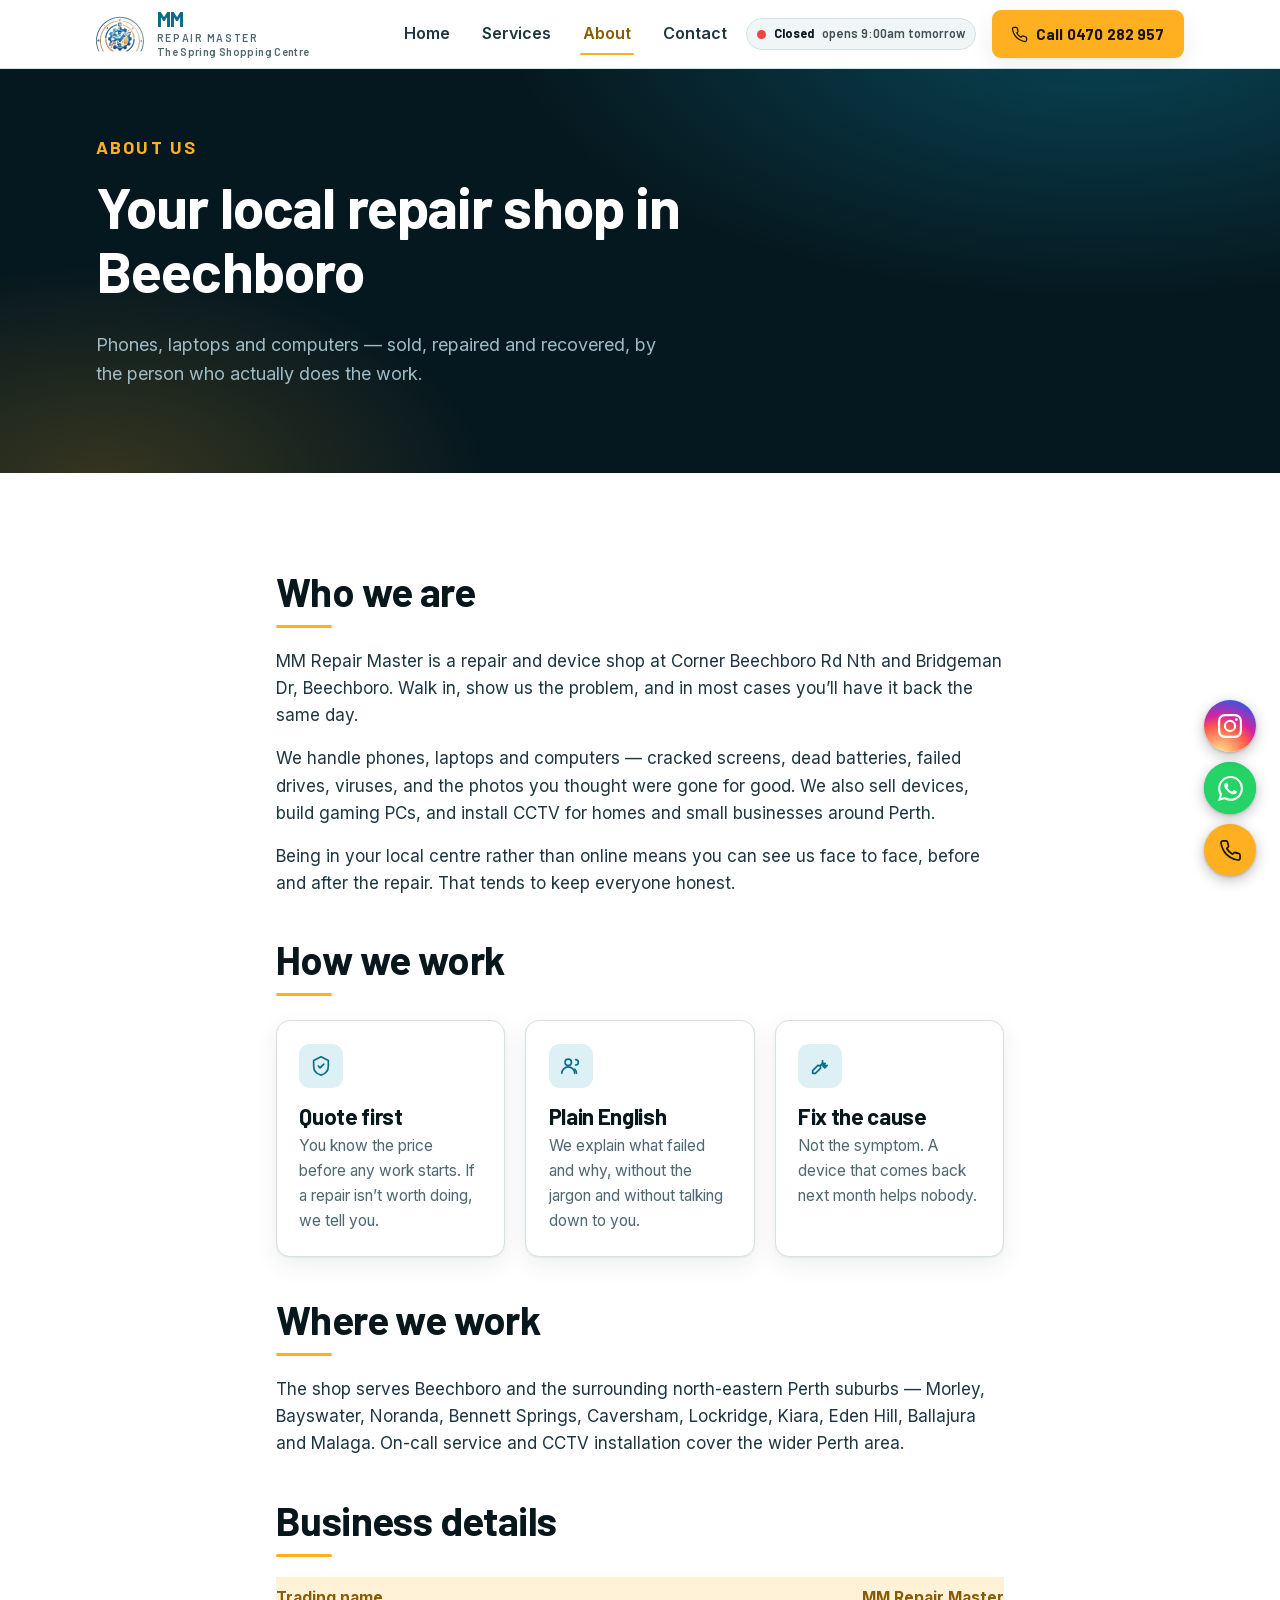
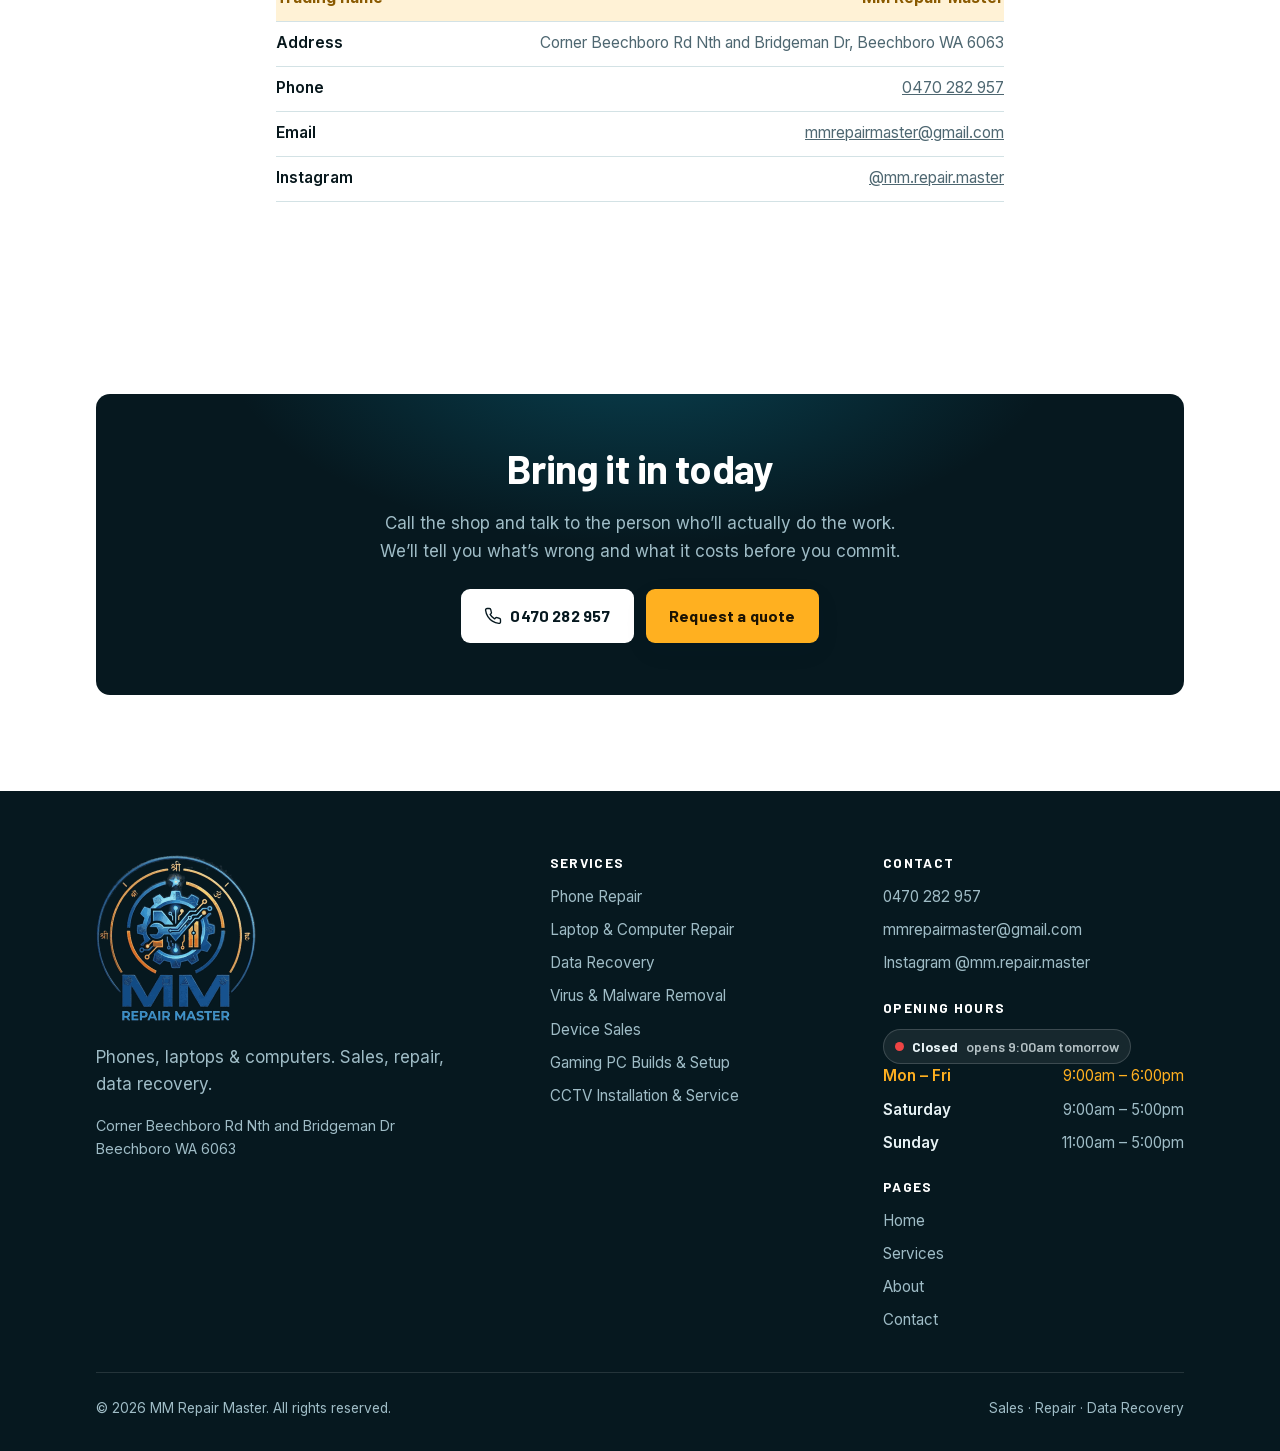
<file: about.html>
<!doctype html>
<html lang="en-AU">
<head>
<meta charset="utf-8">
<meta name="viewport" content="width=device-width, initial-scale=1">
<title>About Us | MM Repair Master</title>
<meta name="description" content="MM Repair Master is a phone, laptop and computer repair shop at Corner Beechboro Rd Nth and Bridgeman Dr, Beechboro, Perth. Sales, repair, data recovery and CCTV installation.">
<link rel="canonical" href="https://www.mmrepairmaster.com.au/about.html">
<meta name="robots" content="index, follow, max-image-preview:large">
<meta name="theme-color" content="#06181f">

<meta property="og:type" content="website">
<meta property="og:site_name" content="MM Repair Master">
<meta property="og:title" content="About Us | MM Repair Master">
<meta property="og:description" content="MM Repair Master is a phone, laptop and computer repair shop at Corner Beechboro Rd Nth and Bridgeman Dr, Beechboro, Perth. Sales, repair, data recovery and CCTV installation.">
<meta property="og:url" content="https://www.mmrepairmaster.com.au/about.html">
<meta property="og:locale" content="en_AU">
<meta name="twitter:card" content="summary_large_image">

<link rel="preload" as="font" type="font/woff2" fetchpriority="low" href="assets/fonts/inter-var.woff2" crossorigin><link rel="preload" as="font" type="font/woff2" fetchpriority="low" href="assets/fonts/barlow-700.woff2" crossorigin><link rel="preload" as="font" type="font/woff2" fetchpriority="low" href="assets/fonts/barlow-600.woff2" crossorigin>


<noscript></noscript>
<meta property="og:image" content="https://www.mmrepairmaster.com.au/assets/og-image.png">
<meta property="og:image:width" content="1200">
<meta property="og:image:height" content="630">
<meta name="twitter:image" content="https://www.mmrepairmaster.com.au/assets/og-image.png">
<link rel="icon" type="image/png" sizes="32x32" href="assets/favicon-32.png">
<link rel="apple-touch-icon" href="assets/icon.png">
<link rel="stylesheet" href="assets/style.css?v=4">
<script type="application/ld+json">{"@context":"https://schema.org","@type":"AboutPage","mainEntity":{"@context":"https://schema.org","@type":["LocalBusiness","ComputerStore"],"name":"MM Repair Master","url":"https://www.mmrepairmaster.com.au/","image":"https://www.mmrepairmaster.com.au/assets/og-image.png","logo":"https://www.mmrepairmaster.com.au/assets/logo.png","telephone":"0470 282 957","email":"mmrepairmaster@gmail.com","description":"Phone, laptop and computer repair, data recovery, virus and malware removal, device sales, gaming PC builds and CCTV installation.","address":{"@type":"PostalAddress","streetAddress":"Corner Beechboro Rd Nth and Bridgeman Dr","addressLocality":"Beechboro","addressRegion":"WA","postalCode":"6063","addressCountry":"AU"},"areaServed":{"@type":"City","name":"Perth"},"openingHoursSpecification":[{"@type":"OpeningHoursSpecification","dayOfWeek":["Monday","Tuesday","Wednesday","Thursday","Friday"],"opens":"09:00","closes":"18:00"},{"@type":"OpeningHoursSpecification","dayOfWeek":"Saturday","opens":"09:00","closes":"17:00"},{"@type":"OpeningHoursSpecification","dayOfWeek":"Sunday","opens":"11:00","closes":"17:00"}],"sameAs":["https://www.instagram.com/mm.repair.master/"],"hasOfferCatalog":{"@type":"OfferCatalog","name":"Services","itemListElement":[{"@type":"Offer","itemOffered":{"@type":"Service","name":"Phone Repair"}},{"@type":"Offer","itemOffered":{"@type":"Service","name":"Laptop & Computer Repair"}},{"@type":"Offer","itemOffered":{"@type":"Service","name":"Data Recovery"}},{"@type":"Offer","itemOffered":{"@type":"Service","name":"Virus & Malware Removal"}},{"@type":"Offer","itemOffered":{"@type":"Service","name":"Device Sales"}},{"@type":"Offer","itemOffered":{"@type":"Service","name":"Gaming PC Builds & Setup"}},{"@type":"Offer","itemOffered":{"@type":"Service","name":"CCTV Installation & Service"}}]}}}</script>
</head>
<body>
<a class="skip-link" href="#main">Skip to content</a>
<header class="site-header">
  <div class="wrap site-header__inner">
    <a class="logo" href="index.html">
      <img class="logo__mark" src="assets/icon.png" alt="" width="40" height="40" decoding="async">
      <span class="logo__text"><strong>MM</strong><em>Repair Master</em><small>The Spring Shopping Centre</small></span>
    </a>
    <nav class="nav" aria-label="Main"><a href="index.html">Home</a><a href="services.html">Services</a><a href="about.html">About</a><a href="contact.html">Contact</a></nav>
    <div class="hours-status hours-status--hdr" data-hours-status="header"></div>
    <a class="btn btn--primary header-cta" href="tel:+61470282957"><svg width="17" height="17" viewBox="0 0 24 24" fill="none" stroke="currentColor" stroke-width="1.8" stroke-linecap="round" stroke-linejoin="round" aria-hidden="true"><path d="M22 16.9v3a2 2 0 0 1-2.2 2 19.8 19.8 0 0 1-8.6-3.1 19.5 19.5 0 0 1-6-6A19.8 19.8 0 0 1 2.1 4.2 2 2 0 0 1 4.1 2h3a2 2 0 0 1 2 1.7c.1 1 .4 2 .7 2.9a2 2 0 0 1-.4 2.1L8.1 9.9a16 16 0 0 0 6 6l1.2-1.2a2 2 0 0 1 2.1-.5c.9.4 1.9.6 2.9.8a2 2 0 0 1 1.7 2z"/></svg> Call 0470 282 957</a>
    <a class="hdr-call" href="tel:+61470282957" aria-label="Call 0470 282 957"><svg width="21" height="21" viewBox="0 0 24 24" fill="none" stroke="currentColor" stroke-width="1.9" stroke-linecap="round" stroke-linejoin="round" aria-hidden="true"><path d="M22 16.9v3a2 2 0 0 1-2.2 2 19.8 19.8 0 0 1-8.6-3.1 19.5 19.5 0 0 1-6-6A19.8 19.8 0 0 1 2.1 4.2 2 2 0 0 1 4.1 2h3a2 2 0 0 1 2 1.7c.1 1 .4 2 .7 2.9a2 2 0 0 1-.4 2.1L8.1 9.9a16 16 0 0 0 6 6l1.2-1.2a2 2 0 0 1 2.1-.5c.9.4 1.9.6 2.9.8a2 2 0 0 1 1.7 2z"/></svg></a>
    <button class="burger" type="button" aria-expanded="false" aria-label="Open menu" aria-controls="mnav">
      <svg width="24" height="24" viewBox="0 0 24 24" fill="none" stroke="currentColor" stroke-width="2" stroke-linecap="round" aria-hidden="true"><path d="M3 6h18M3 12h18M3 18h18"/></svg>
    </button>
  </div>
  <div class="mobile-nav" id="mnav">
    <div class="mnav-hours">
      <div class="hours-status hours-status--lg" data-hours-status="mob"></div>
      <ul class="hours-mini hours-mini--light">
        <li><span>Mon &ndash; Fri</span><span>9:00am &ndash; 6:00pm</span></li>
        <li><span>Saturday</span><span>9:00am &ndash; 5:00pm</span></li>
        <li><span>Sunday</span><span>11:00am &ndash; 5:00pm</span></li>
      </ul>
    </div>
    <a href="index.html">Home</a><a href="services.html">Services</a><a href="about.html">About</a><a href="contact.html">Contact</a>
    <a class="btn btn--primary" href="tel:+61470282957">Call 0470 282 957</a>
  </div>
</header>
<main id="main"><a class="locbar" href="https://www.google.com/maps/search/?api=1&amp;query=Beechboro+Rd+Nth+and+Bridgeman+Dr+Beechboro+WA+6063" target="_blank" rel="noopener" aria-label="Corner Beechboro Rd Nth and Bridgeman Dr, Beechboro WA 6063 - open directions in Google Maps"><span class="locbar__pin" aria-hidden="true"><svg width="15" height="15" viewBox="0 0 24 24" fill="none" stroke="currentColor" stroke-width="2.2" stroke-linecap="round" stroke-linejoin="round"><path d="M20 10c0 6-8 12-8 12s-8-6-8-12a8 8 0 0 1 16 0Z"/><circle cx="12" cy="10" r="3"/></svg></span><span class="locbar__text"><strong>The Spring Shopping Centre</strong> <small>Beechboro 6063</small></span><span class="locbar__go" aria-hidden="true"><svg width="14" height="14" viewBox="0 0 24 24" fill="none" stroke="currentColor" stroke-width="2.4" stroke-linecap="round" stroke-linejoin="round"><path d="M5 12h13M12 5l7 7-7 7"/></svg></span></a>
<section class="hero" style="padding-top:clamp(36px,7vw,64px);padding-bottom:clamp(40px,7vw,68px)">
  <div class="wrap">
    <p class="eyebrow">About us</p>
    <h1>Your local repair shop in Beechboro</h1>
    <p>Phones, laptops and computers &mdash; sold, repaired and recovered, by the person who actually does the work.</p>
  </div>
</section>

<section class="section">
  <div class="wrap" style="max-width:760px">
    <h2 class="reveal">Who we are</h2>
    <p class="reveal">MM Repair Master is a repair and device shop at Corner Beechboro Rd Nth and Bridgeman Dr, Beechboro. Walk in, show us the problem, and in most cases you&rsquo;ll have it back the same day.</p>
    <p class="reveal">We handle phones, laptops and computers &mdash; cracked screens, dead batteries, failed drives, viruses, and the photos you thought were gone for good. We also sell devices, build gaming PCs, and install CCTV for homes and small businesses around Perth.</p>
    <p class="reveal">Being in your local centre rather than online means you can see us face to face, before and after the repair. That tends to keep everyone honest.</p>

    <h2 class="reveal" style="margin-top:2.5rem">How we work</h2>
    <div class="grid grid--3" style="margin-top:1.5rem">
      <div class="card reveal"><span class="card__icon"><svg width="22" height="22" viewBox="0 0 24 24" fill="none" stroke="currentColor" stroke-width="1.8" stroke-linecap="round" stroke-linejoin="round" aria-hidden="true"><path d="M12 2l8 4v6c0 5-3.4 8.7-8 10-4.6-1.3-8-5-8-10V6z"/><path d="M9 12l2 2 4-4"/></svg></span><h3>Quote first</h3><p>You know the price before any work starts. If a repair isn&rsquo;t worth doing, we tell you.</p></div>
      <div class="card reveal"><span class="card__icon"><svg width="22" height="22" viewBox="0 0 24 24" fill="none" stroke="currentColor" stroke-width="1.8" stroke-linecap="round" stroke-linejoin="round" aria-hidden="true"><circle cx="9" cy="8" r="3.5"/><path d="M2 20a7 7 0 0 1 14 0"/><path d="M17 11a3 3 0 1 0 0-6M18 20a6.5 6.5 0 0 0-2-4.7"/></svg></span><h3>Plain English</h3><p>We explain what failed and why, without the jargon and without talking down to you.</p></div>
      <div class="card reveal"><span class="card__icon"><svg width="22" height="22" viewBox="0 0 24 24" fill="none" stroke="currentColor" stroke-width="1.8" stroke-linecap="round" stroke-linejoin="round" aria-hidden="true"><path d="M14.7 6.3a4 4 0 0 1-5 5L4 17v3h3l5.7-5.7a4 4 0 0 1 5-5l-2.6 2.6 2.1 2.1 2.6-2.6a4 4 0 0 1-5-5z"/></svg></span><h3>Fix the cause</h3><p>Not the symptom. A device that comes back next month helps nobody.</p></div>
    </div>

    <h2 class="reveal" style="margin-top:2.5rem">Where we work</h2>
    <p class="reveal">The shop serves Beechboro and the surrounding north-eastern Perth suburbs &mdash; Morley, Bayswater, Noranda, Bennett Springs, Caversham, Lockridge, Kiara, Eden Hill, Ballajura and Malaga. On-call service and CCTV installation cover the wider Perth area.</p>

    <h2 class="reveal" style="margin-top:2.5rem">Business details</h2>
    <table class="hours reveal" style="margin-top:1rem">
      <tbody>
        <tr><th scope="row">Trading name</th><td>MM Repair Master</td></tr>
        <tr><th scope="row">Address</th><td>Corner Beechboro Rd Nth and Bridgeman Dr, Beechboro WA 6063</td></tr>
        <tr><th scope="row">Phone</th><td><a href="tel:+61470282957" style="color:inherit">0470 282 957</a></td></tr>
        <tr><th scope="row">Email</th><td><a href="mailto:mmrepairmaster@gmail.com" style="color:inherit">mmrepairmaster@gmail.com</a></td></tr>
        <tr><th scope="row">Instagram</th><td><a href="https://www.instagram.com/mm.repair.master/" rel="noopener" style="color:inherit">@mm.repair.master</a></td></tr>
      </tbody>
    </table>
  </div>
</section>

<section class="section">
  <div class="wrap">
    <div class="band reveal">
      <h2>Bring it in today</h2>
      <p>Call the shop and talk to the person who&rsquo;ll actually do the work. We&rsquo;ll tell you what&rsquo;s wrong and what it costs before you commit.</p>
      <div class="btn-row">
        <a class="btn btn--onnavy" href="tel:+61470282957"><svg width="18" height="18" viewBox="0 0 24 24" fill="none" stroke="currentColor" stroke-width="1.8" stroke-linecap="round" stroke-linejoin="round" aria-hidden="true"><path d="M22 16.9v3a2 2 0 0 1-2.2 2 19.8 19.8 0 0 1-8.6-3.1 19.5 19.5 0 0 1-6-6A19.8 19.8 0 0 1 2.1 4.2 2 2 0 0 1 4.1 2h3a2 2 0 0 1 2 1.7c.1 1 .4 2 .7 2.9a2 2 0 0 1-.4 2.1L8.1 9.9a16 16 0 0 0 6 6l1.2-1.2a2 2 0 0 1 2.1-.5c.9.4 1.9.6 2.9.8a2 2 0 0 1 1.7 2z"/></svg> 0470 282 957</a>
        <a class="btn btn--primary" href="contact.html">Request a quote</a>
      </div>
    </div>
  </div>
</section>

</main>
<footer class="site-footer">
  <div class="wrap">
    <div class="footer-grid">
      <div>
        <a class="logo logo--footer" href="index.html" aria-label="MM Repair Master home">
          <img src="assets/logo.png" alt="MM Repair Master"
               width="160" height="166" decoding="async" loading="lazy">
        </a>
        <p style="color:var(--on-navy-muted);max-width:34ch">Phones, laptops &amp; computers. Sales, repair, data recovery.</p>
        <p style="color:var(--on-navy-muted);font-size:.9rem">
          Corner Beechboro Rd Nth and Bridgeman Dr<br>Beechboro WA 6063
        </p>
      </div>
      <div>
        <h4>Services</h4>
        <ul><li><a href="services/phone-repair.html">Phone Repair</a></li><li><a href="services/computer-laptop-repair.html">Laptop &amp; Computer Repair</a></li><li><a href="services/data-recovery.html">Data Recovery</a></li><li><a href="services/virus-malware-removal.html">Virus &amp; Malware Removal</a></li><li><a href="services/device-sales.html">Device Sales</a></li><li><a href="services/gaming-pc-setup.html">Gaming PC Builds &amp; Setup</a></li><li><a href="services/cctv-installation.html">CCTV Installation &amp; Service</a></li></ul>
      </div>
      <div>
        <h4>Contact</h4>
        <ul>
          <li><a href="tel:+61470282957">0470 282 957</a></li>
          <li><a href="mailto:mmrepairmaster@gmail.com">mmrepairmaster@gmail.com</a></li>
          <li><a href="https://www.instagram.com/mm.repair.master/" rel="noopener">Instagram @mm.repair.master</a></li>
        </ul>
        <h4 style="margin-top:1.5rem">Opening hours</h4>
        <div class="hours-status" data-hours-status></div>
        <ul class="hours-mini">
          <li><span>Mon &ndash; Fri</span><span>9:00am &ndash; 6:00pm</span></li>
          <li><span>Saturday</span><span>9:00am &ndash; 5:00pm</span></li>
          <li><span>Sunday</span><span>11:00am &ndash; 5:00pm</span></li>
        </ul>
        <h4 style="margin-top:1.5rem">Pages</h4>
        <ul><li><a href="index.html">Home</a></li><li><a href="services.html">Services</a></li><li><a href="about.html">About</a></li><li><a href="contact.html">Contact</a></li></ul>
      </div>
    </div>
    <div class="footer-bottom">
      <span>&copy; <span id="yr">2026</span> MM Repair Master. All rights reserved.</span>
      <span>Sales &middot; Repair &middot; Data Recovery</span>
    </div>
  </div>
</footer>

<div class="fab-stack">
  <a class="fab fab--call" href="tel:+61470282957" aria-label="Call 0470 282 957">
    <span class="fab__label">Call 0470 282 957</span><svg width="23" height="23" viewBox="0 0 24 24" fill="none" stroke="currentColor" stroke-width="1.8" stroke-linecap="round" stroke-linejoin="round" aria-hidden="true"><path d="M22 16.9v3a2 2 0 0 1-2.2 2 19.8 19.8 0 0 1-8.6-3.1 19.5 19.5 0 0 1-6-6A19.8 19.8 0 0 1 2.1 4.2 2 2 0 0 1 4.1 2h3a2 2 0 0 1 2 1.7c.1 1 .4 2 .7 2.9a2 2 0 0 1-.4 2.1L8.1 9.9a16 16 0 0 0 6 6l1.2-1.2a2 2 0 0 1 2.1-.5c.9.4 1.9.6 2.9.8a2 2 0 0 1 1.7 2z"/></svg>
  </a>
  <a class="fab fab--whatsapp" href="https://wa.me/61470282957" target="_blank" rel="noopener"
     aria-label="Message us on WhatsApp">
    <span class="fab__label">WhatsApp us</span><svg width="25" height="25" viewBox="0 0 24 24" fill="none" stroke="currentColor" stroke-width="1.8" stroke-linecap="round" stroke-linejoin="round" aria-hidden="true"><path fill="currentColor" stroke="none" d="M17.472 14.382c-.297-.149-1.758-.867-2.03-.967-.273-.099-.471-.148-.67.15-.197.297-.767.966-.94 1.164-.173.199-.347.223-.644.075-.297-.149-1.255-.463-2.39-1.475-.883-.788-1.48-1.761-1.653-2.059-.173-.297-.018-.458.13-.606.134-.133.298-.347.446-.52.149-.174.198-.298.298-.497.099-.198.05-.371-.025-.52-.075-.149-.669-1.612-.916-2.207-.242-.579-.487-.5-.669-.51-.173-.008-.371-.01-.57-.01-.198 0-.52.074-.792.372-.272.297-1.04 1.016-1.04 2.479 0 1.462 1.065 2.875 1.213 3.074.149.198 2.096 3.2 5.077 4.487.709.306 1.262.489 1.694.625.712.227 1.36.195 1.871.118.571-.085 1.758-.719 2.006-1.413.248-.694.248-1.289.173-1.413-.074-.124-.272-.198-.57-.347m-5.421 7.403h-.004a9.87 9.87 0 0 1-5.031-1.378l-.361-.214-3.741.982.998-3.648-.235-.374a9.86 9.86 0 0 1-1.51-5.26c.001-5.45 4.436-9.884 9.888-9.884 2.64 0 5.122 1.03 6.988 2.898a9.825 9.825 0 0 1 2.893 6.994c-.003 5.45-4.437 9.884-9.885 9.884m8.413-18.297A11.815 11.815 0 0 0 12.05 0C5.495 0 .16 5.335.157 11.892c0 2.096.547 4.142 1.588 5.945L.057 24l6.305-1.654a11.882 11.882 0 0 0 5.683 1.448h.005c6.554 0 11.89-5.335 11.893-11.893a11.821 11.821 0 0 0-3.48-8.413z"/></svg>
  </a>
  <a class="fab fab--instagram" href="https://www.instagram.com/mm.repair.master/" target="_blank" rel="noopener"
     aria-label="MM Repair Master on Instagram">
    <span class="fab__label">@mm.repair.master</span><svg width="24" height="24" viewBox="0 0 24 24" fill="none" stroke="currentColor" stroke-width="1.8" stroke-linecap="round" stroke-linejoin="round" aria-hidden="true"><path fill="currentColor" stroke="none" d="M12 2.163c3.204 0 3.584.012 4.85.07 3.252.148 4.771 1.691 4.919 4.919.058 1.265.069 1.645.069 4.849 0 3.205-.012 3.584-.069 4.849-.149 3.225-1.664 4.771-4.919 4.919-1.266.058-1.644.07-4.85.07-3.204 0-3.584-.012-4.849-.07-3.26-.149-4.771-1.699-4.919-4.92-.058-1.265-.07-1.644-.07-4.849 0-3.204.013-3.583.07-4.849.149-3.227 1.664-4.771 4.919-4.919 1.266-.057 1.645-.069 4.849-.069zM12 0C8.741 0 8.333.014 7.053.072 2.695.272.273 2.69.073 7.052.014 8.333 0 8.741 0 12c0 3.259.014 3.668.072 4.948.2 4.358 2.618 6.78 6.98 6.98C8.333 23.986 8.741 24 12 24c3.259 0 3.668-.014 4.948-.072 4.354-.2 6.782-2.618 6.979-6.98.059-1.28.073-1.689.073-4.948 0-3.259-.014-3.667-.072-4.947-.196-4.354-2.617-6.78-6.979-6.98C15.668.014 15.259 0 12 0zm0 5.838a6.162 6.162 0 1 0 0 12.324 6.162 6.162 0 0 0 0-12.324zM12 16a4 4 0 1 1 0-8 4 4 0 0 1 0 8zm6.406-11.845a1.44 1.44 0 1 0 0 2.881 1.44 1.44 0 0 0 0-2.881z"/></svg>
  </a>
</div>
<div class="callbar">
  <a href="tel:+61470282957"><svg width="18" height="18" viewBox="0 0 24 24" fill="none" stroke="currentColor" stroke-width="1.8" stroke-linecap="round" stroke-linejoin="round" aria-hidden="true"><path d="M22 16.9v3a2 2 0 0 1-2.2 2 19.8 19.8 0 0 1-8.6-3.1 19.5 19.5 0 0 1-6-6A19.8 19.8 0 0 1 2.1 4.2 2 2 0 0 1 4.1 2h3a2 2 0 0 1 2 1.7c.1 1 .4 2 .7 2.9a2 2 0 0 1-.4 2.1L8.1 9.9a16 16 0 0 0 6 6l1.2-1.2a2 2 0 0 1 2.1-.5c.9.4 1.9.6 2.9.8a2 2 0 0 1 1.7 2z"/></svg> Call now</a>
  <a href="contact.html"><svg width="18" height="18" viewBox="0 0 24 24" fill="none" stroke="currentColor" stroke-width="1.8" stroke-linecap="round" stroke-linejoin="round" aria-hidden="true"><rect x="2" y="4" width="20" height="16" rx="2"/><path d="m2 7 10 6 10-6"/></svg> Get a quote</a>
</div>

<script>document.getElementById('yr').textContent=new Date().getFullYear();</script>
<script src="assets/site.js?v=4" defer></script>
</body>
</html>
</file>
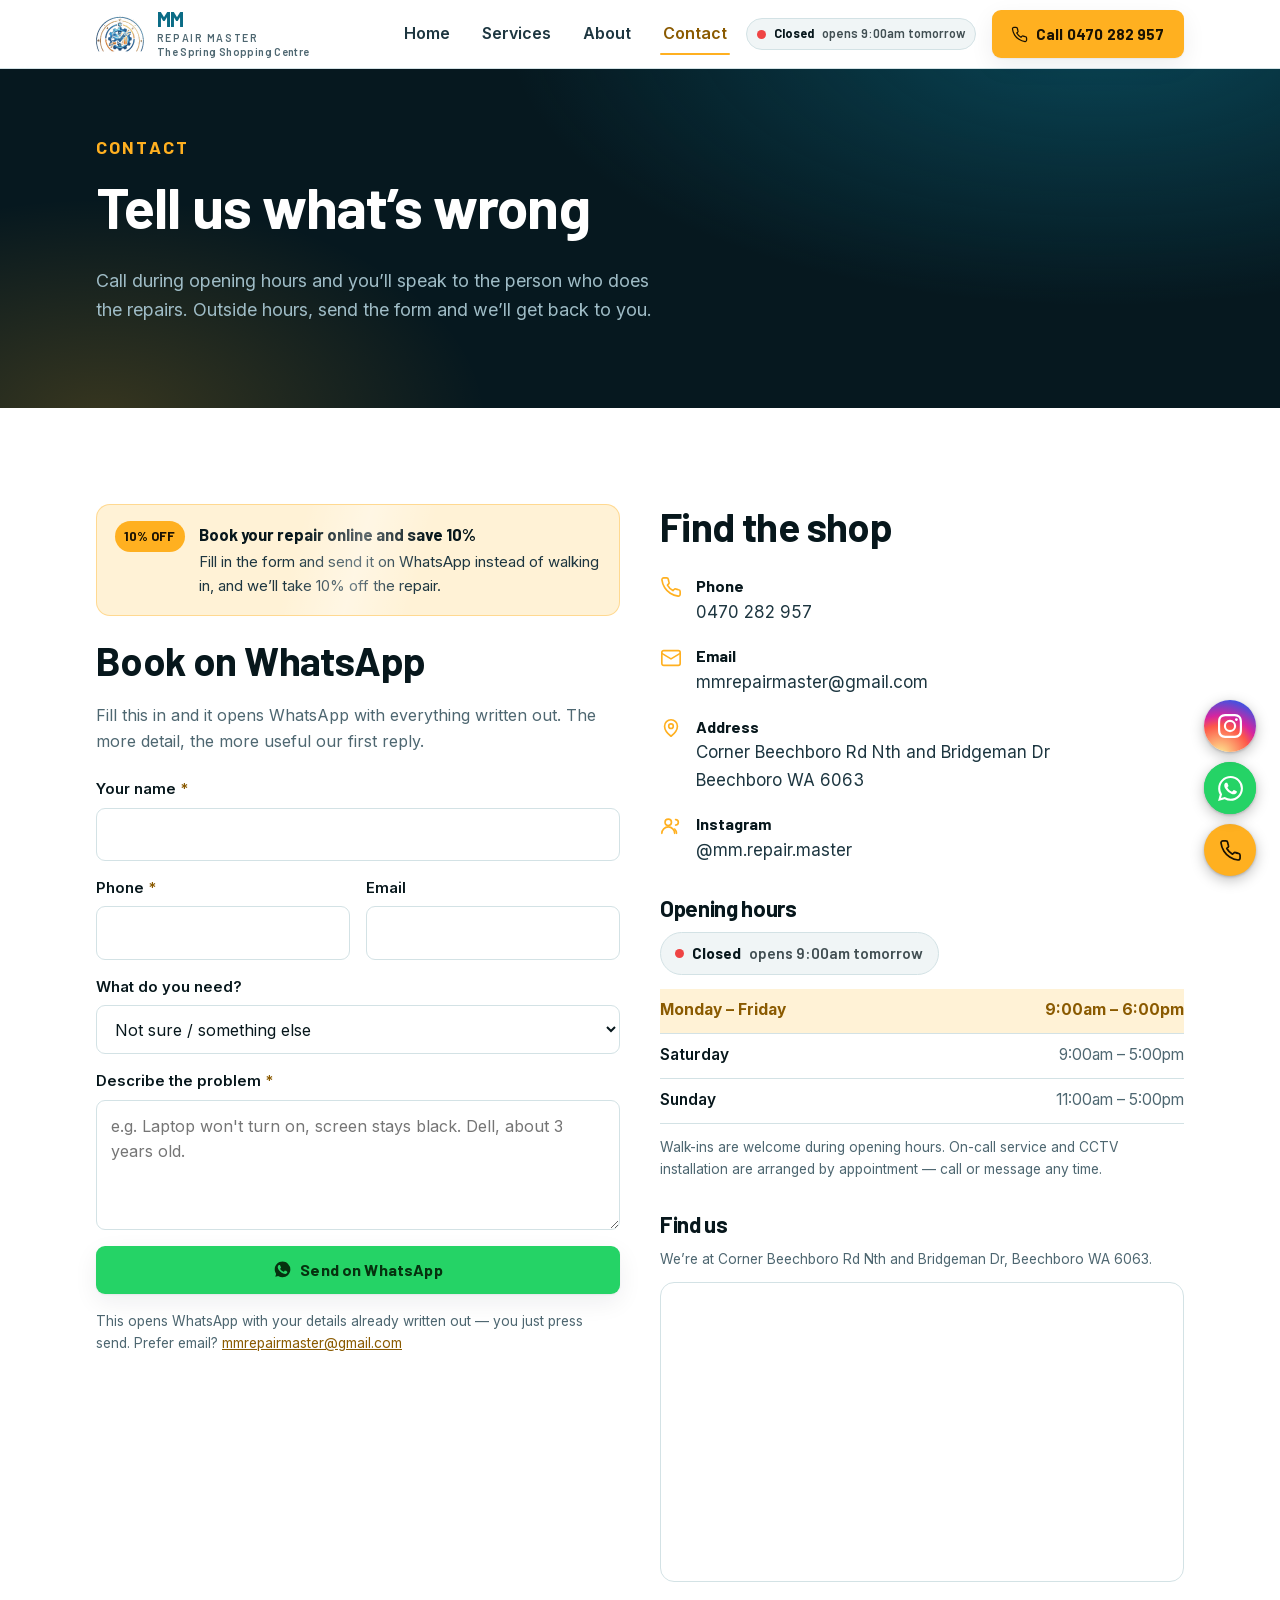
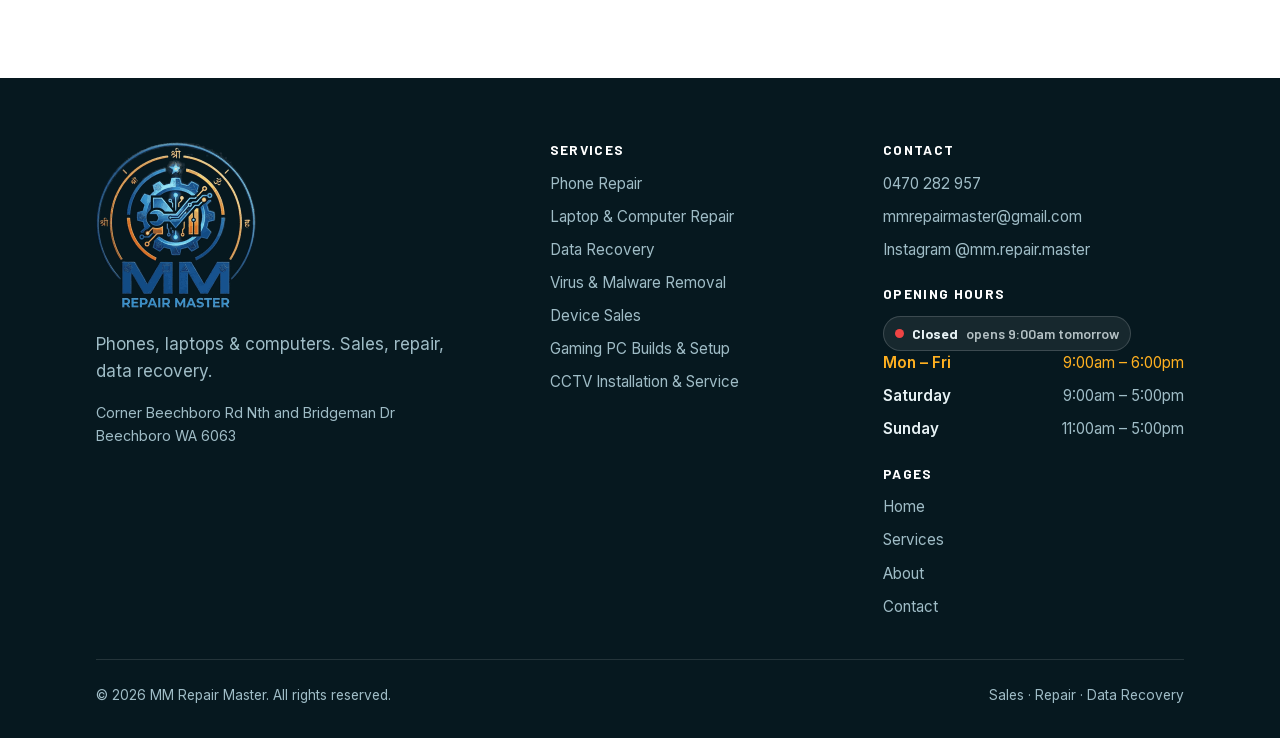
<file: contact.html>
<!doctype html>
<html lang="en-AU">
<head>
<meta charset="utf-8">
<meta name="viewport" content="width=device-width, initial-scale=1">
<title>Contact Us | MM Repair Master</title>
<meta name="description" content="Call 0470 282 957 or send us a message. Phone, laptop and computer repair, data recovery and CCTV installation at Corner Beechboro Rd Nth and Bridgeman Dr, Beechboro.">
<link rel="canonical" href="https://www.mmrepairmaster.com.au/contact.html">
<meta name="robots" content="index, follow, max-image-preview:large">
<meta name="theme-color" content="#06181f">

<meta property="og:type" content="website">
<meta property="og:site_name" content="MM Repair Master">
<meta property="og:title" content="Contact Us | MM Repair Master">
<meta property="og:description" content="Call 0470 282 957 or send us a message. Phone, laptop and computer repair, data recovery and CCTV installation at Corner Beechboro Rd Nth and Bridgeman Dr, Beechboro.">
<meta property="og:url" content="https://www.mmrepairmaster.com.au/contact.html">
<meta property="og:locale" content="en_AU">
<meta name="twitter:card" content="summary_large_image">

<link rel="preload" as="font" type="font/woff2" fetchpriority="low" href="assets/fonts/inter-var.woff2" crossorigin><link rel="preload" as="font" type="font/woff2" fetchpriority="low" href="assets/fonts/barlow-700.woff2" crossorigin><link rel="preload" as="font" type="font/woff2" fetchpriority="low" href="assets/fonts/barlow-600.woff2" crossorigin>


<noscript></noscript>
<meta property="og:image" content="https://www.mmrepairmaster.com.au/assets/og-image.png">
<meta property="og:image:width" content="1200">
<meta property="og:image:height" content="630">
<meta name="twitter:image" content="https://www.mmrepairmaster.com.au/assets/og-image.png">
<link rel="icon" type="image/png" sizes="32x32" href="assets/favicon-32.png">
<link rel="apple-touch-icon" href="assets/icon.png">
<link rel="stylesheet" href="assets/style.css?v=4">
<script type="application/ld+json">{"@context":"https://schema.org","@type":"ContactPage","mainEntity":{"@context":"https://schema.org","@type":["LocalBusiness","ComputerStore"],"name":"MM Repair Master","url":"https://www.mmrepairmaster.com.au/","image":"https://www.mmrepairmaster.com.au/assets/og-image.png","logo":"https://www.mmrepairmaster.com.au/assets/logo.png","telephone":"0470 282 957","email":"mmrepairmaster@gmail.com","description":"Phone, laptop and computer repair, data recovery, virus and malware removal, device sales, gaming PC builds and CCTV installation.","address":{"@type":"PostalAddress","streetAddress":"Corner Beechboro Rd Nth and Bridgeman Dr","addressLocality":"Beechboro","addressRegion":"WA","postalCode":"6063","addressCountry":"AU"},"areaServed":{"@type":"City","name":"Perth"},"openingHoursSpecification":[{"@type":"OpeningHoursSpecification","dayOfWeek":["Monday","Tuesday","Wednesday","Thursday","Friday"],"opens":"09:00","closes":"18:00"},{"@type":"OpeningHoursSpecification","dayOfWeek":"Saturday","opens":"09:00","closes":"17:00"},{"@type":"OpeningHoursSpecification","dayOfWeek":"Sunday","opens":"11:00","closes":"17:00"}],"sameAs":["https://www.instagram.com/mm.repair.master/"],"hasOfferCatalog":{"@type":"OfferCatalog","name":"Services","itemListElement":[{"@type":"Offer","itemOffered":{"@type":"Service","name":"Phone Repair"}},{"@type":"Offer","itemOffered":{"@type":"Service","name":"Laptop & Computer Repair"}},{"@type":"Offer","itemOffered":{"@type":"Service","name":"Data Recovery"}},{"@type":"Offer","itemOffered":{"@type":"Service","name":"Virus & Malware Removal"}},{"@type":"Offer","itemOffered":{"@type":"Service","name":"Device Sales"}},{"@type":"Offer","itemOffered":{"@type":"Service","name":"Gaming PC Builds & Setup"}},{"@type":"Offer","itemOffered":{"@type":"Service","name":"CCTV Installation & Service"}}]}}}</script>
</head>
<body>
<a class="skip-link" href="#main">Skip to content</a>
<header class="site-header">
  <div class="wrap site-header__inner">
    <a class="logo" href="index.html">
      <img class="logo__mark" src="assets/icon.png" alt="" width="40" height="40" decoding="async">
      <span class="logo__text"><strong>MM</strong><em>Repair Master</em><small>The Spring Shopping Centre</small></span>
    </a>
    <nav class="nav" aria-label="Main"><a href="index.html">Home</a><a href="services.html">Services</a><a href="about.html">About</a><a href="contact.html">Contact</a></nav>
    <div class="hours-status hours-status--hdr" data-hours-status="header"></div>
    <a class="btn btn--primary header-cta" href="tel:+61470282957"><svg width="17" height="17" viewBox="0 0 24 24" fill="none" stroke="currentColor" stroke-width="1.8" stroke-linecap="round" stroke-linejoin="round" aria-hidden="true"><path d="M22 16.9v3a2 2 0 0 1-2.2 2 19.8 19.8 0 0 1-8.6-3.1 19.5 19.5 0 0 1-6-6A19.8 19.8 0 0 1 2.1 4.2 2 2 0 0 1 4.1 2h3a2 2 0 0 1 2 1.7c.1 1 .4 2 .7 2.9a2 2 0 0 1-.4 2.1L8.1 9.9a16 16 0 0 0 6 6l1.2-1.2a2 2 0 0 1 2.1-.5c.9.4 1.9.6 2.9.8a2 2 0 0 1 1.7 2z"/></svg> Call 0470 282 957</a>
    <a class="hdr-call" href="tel:+61470282957" aria-label="Call 0470 282 957"><svg width="21" height="21" viewBox="0 0 24 24" fill="none" stroke="currentColor" stroke-width="1.9" stroke-linecap="round" stroke-linejoin="round" aria-hidden="true"><path d="M22 16.9v3a2 2 0 0 1-2.2 2 19.8 19.8 0 0 1-8.6-3.1 19.5 19.5 0 0 1-6-6A19.8 19.8 0 0 1 2.1 4.2 2 2 0 0 1 4.1 2h3a2 2 0 0 1 2 1.7c.1 1 .4 2 .7 2.9a2 2 0 0 1-.4 2.1L8.1 9.9a16 16 0 0 0 6 6l1.2-1.2a2 2 0 0 1 2.1-.5c.9.4 1.9.6 2.9.8a2 2 0 0 1 1.7 2z"/></svg></a>
    <button class="burger" type="button" aria-expanded="false" aria-label="Open menu" aria-controls="mnav">
      <svg width="24" height="24" viewBox="0 0 24 24" fill="none" stroke="currentColor" stroke-width="2" stroke-linecap="round" aria-hidden="true"><path d="M3 6h18M3 12h18M3 18h18"/></svg>
    </button>
  </div>
  <div class="mobile-nav" id="mnav">
    <div class="mnav-hours">
      <div class="hours-status hours-status--lg" data-hours-status="mob"></div>
      <ul class="hours-mini hours-mini--light">
        <li><span>Mon &ndash; Fri</span><span>9:00am &ndash; 6:00pm</span></li>
        <li><span>Saturday</span><span>9:00am &ndash; 5:00pm</span></li>
        <li><span>Sunday</span><span>11:00am &ndash; 5:00pm</span></li>
      </ul>
    </div>
    <a href="index.html">Home</a><a href="services.html">Services</a><a href="about.html">About</a><a href="contact.html">Contact</a>
    <a class="btn btn--primary" href="tel:+61470282957">Call 0470 282 957</a>
  </div>
</header>
<main id="main"><a class="locbar" href="https://www.google.com/maps/search/?api=1&amp;query=Beechboro+Rd+Nth+and+Bridgeman+Dr+Beechboro+WA+6063" target="_blank" rel="noopener" aria-label="Corner Beechboro Rd Nth and Bridgeman Dr, Beechboro WA 6063 - open directions in Google Maps"><span class="locbar__pin" aria-hidden="true"><svg width="15" height="15" viewBox="0 0 24 24" fill="none" stroke="currentColor" stroke-width="2.2" stroke-linecap="round" stroke-linejoin="round"><path d="M20 10c0 6-8 12-8 12s-8-6-8-12a8 8 0 0 1 16 0Z"/><circle cx="12" cy="10" r="3"/></svg></span><span class="locbar__text"><strong>The Spring Shopping Centre</strong> <small>Beechboro 6063</small></span><span class="locbar__go" aria-hidden="true"><svg width="14" height="14" viewBox="0 0 24 24" fill="none" stroke="currentColor" stroke-width="2.4" stroke-linecap="round" stroke-linejoin="round"><path d="M5 12h13M12 5l7 7-7 7"/></svg></span></a>
<section class="hero" style="padding-top:clamp(36px,7vw,64px);padding-bottom:clamp(40px,7vw,68px)">
  <div class="wrap">
    <p class="eyebrow">Contact</p>
    <h1>Tell us what&rsquo;s wrong</h1>
    <p>Call during opening hours and you&rsquo;ll speak to the person who does the repairs. Outside hours, send the form and we&rsquo;ll get back to you.</p>
  </div>
</section>

<section class="section">
  <div class="wrap">
    <div class="grid grid--2" style="gap:2.5rem;align-items:start">

      <div class="reveal">
        <div class="promo-card">
          <span class="promo-card__tag">10% OFF</span>
          <div>
            <strong>Book your repair online and save 10%</strong>
            <p>Fill in the form and send it on WhatsApp instead of walking in, and we&rsquo;ll take 10% off the repair.</p>
          </div>
        </div>
        <h2>Book on WhatsApp</h2>
        <p class="lede" style="font-size:1rem">Fill this in and it opens WhatsApp with everything written out. The more detail, the more useful our first reply.</p>
        <form class="form" style="margin-top:1.5rem">
          <div class="field">
            <label for="name">Your name <span class="req">*</span></label>
            <input id="name" name="name" type="text" autocomplete="name" required>
          </div>
          <div class="grid grid--2" style="gap:1rem">
            <div class="field">
              <label for="phone">Phone <span class="req">*</span></label>
              <input id="phone" name="phone" type="tel" autocomplete="tel" required>
            </div>
            <div class="field">
              <label for="email">Email</label>
              <input id="email" name="email" type="email" autocomplete="email">
            </div>
          </div>
          <div class="field">
            <label for="service">What do you need?</label>
            <select id="service" name="service">
              <option value="">Not sure / something else</option>
              <option>Phone Repair</option><option>Laptop & Computer Repair</option><option>Data Recovery</option><option>Virus & Malware Removal</option><option>Device Sales</option><option>Gaming PC Builds & Setup</option><option>CCTV Installation & Service</option>
            </select>
          </div>
          <div class="field">
            <label for="message">Describe the problem <span class="req">*</span></label>
            <textarea id="message" name="message" required placeholder="e.g. Laptop won't turn on, screen stays black. Dell, about 3 years old."></textarea>
          </div>
          <button class="btn btn--primary btn--wa" type="submit">
            <svg width="19" height="19" viewBox="0 0 24 24" aria-hidden="true"><path fill="currentColor" d="M17.472 14.382c-.297-.149-1.758-.867-2.03-.967-.273-.099-.471-.148-.67.15-.197.297-.767.966-.94 1.164-.173.199-.347.223-.644.075-.297-.149-1.255-.463-2.39-1.475-.883-.788-1.48-1.761-1.653-2.059-.173-.297-.018-.458.13-.606.134-.133.298-.347.446-.52.149-.174.198-.298.298-.497.099-.198.05-.371-.025-.52-.075-.149-.669-1.612-.916-2.207-.242-.579-.487-.5-.669-.51-.173-.008-.371-.01-.57-.01-.198 0-.52.074-.792.372-.272.297-1.04 1.016-1.04 2.479 0 1.462 1.065 2.875 1.213 3.074.149.198 2.096 3.2 5.077 4.487.709.306 1.262.489 1.694.625.712.227 1.36.195 1.871.118.571-.085 1.758-.719 2.006-1.413.248-.694.248-1.289.173-1.413-.074-.124-.272-.198-.57-.347M12.05 21.785h-.004a9.87 9.87 0 0 1-5.031-1.378l-.361-.214-3.741.982.998-3.648-.235-.374a9.86 9.86 0 0 1-1.51-5.26c.001-5.45 4.436-9.884 9.888-9.884 2.64 0 5.122 1.03 6.988 2.898a9.825 9.825 0 0 1 2.893 6.994c-.003 5.45-4.437 9.884-9.885 9.884"/></svg>
            Send on WhatsApp
          </button>
          <p class="form__sent" hidden>WhatsApp should have opened with your details. Press send there to reach us.</p>
          <p class="form__note">This opens WhatsApp with your details already written out &mdash; you just press send. Prefer email? <a href="mailto:mmrepairmaster@gmail.com" style="color:var(--accent-text)">mmrepairmaster@gmail.com</a></p>
        </form>
      </div>

      <div class="reveal">
        <h2>Find the shop</h2>
        <ul class="detail-list" style="margin-top:1.5rem">
          <li><svg width="22" height="22" viewBox="0 0 24 24" fill="none" stroke="currentColor" stroke-width="1.8" stroke-linecap="round" stroke-linejoin="round" aria-hidden="true"><path d="M22 16.9v3a2 2 0 0 1-2.2 2 19.8 19.8 0 0 1-8.6-3.1 19.5 19.5 0 0 1-6-6A19.8 19.8 0 0 1 2.1 4.2 2 2 0 0 1 4.1 2h3a2 2 0 0 1 2 1.7c.1 1 .4 2 .7 2.9a2 2 0 0 1-.4 2.1L8.1 9.9a16 16 0 0 0 6 6l1.2-1.2a2 2 0 0 1 2.1-.5c.9.4 1.9.6 2.9.8a2 2 0 0 1 1.7 2z"/></svg><div><strong>Phone</strong><a href="tel:+61470282957">0470 282 957</a></div></li>
          <li><svg width="22" height="22" viewBox="0 0 24 24" fill="none" stroke="currentColor" stroke-width="1.8" stroke-linecap="round" stroke-linejoin="round" aria-hidden="true"><rect x="2" y="4" width="20" height="16" rx="2"/><path d="m2 7 10 6 10-6"/></svg><div><strong>Email</strong><a href="mailto:mmrepairmaster@gmail.com">mmrepairmaster@gmail.com</a></div></li>
          <li><svg width="22" height="22" viewBox="0 0 24 24" fill="none" stroke="currentColor" stroke-width="1.8" stroke-linecap="round" stroke-linejoin="round" aria-hidden="true"><path d="M12 21s7-5.5 7-11a7 7 0 1 0-14 0c0 5.5 7 11 7 11z"/><circle cx="12" cy="10" r="2.5"/></svg><div><strong>Address</strong><span style="color:var(--ink-2)">Corner Beechboro Rd Nth and Bridgeman Dr<br>Beechboro WA 6063</span></div></li>
          <li><svg width="22" height="22" viewBox="0 0 24 24" fill="none" stroke="currentColor" stroke-width="1.8" stroke-linecap="round" stroke-linejoin="round" aria-hidden="true"><circle cx="9" cy="8" r="3.5"/><path d="M2 20a7 7 0 0 1 14 0"/><path d="M17 11a3 3 0 1 0 0-6M18 20a6.5 6.5 0 0 0-2-4.7"/></svg><div><strong>Instagram</strong><a href="https://www.instagram.com/mm.repair.master/" rel="noopener">@mm.repair.master</a></div></li>
        </ul>

        <h3 style="margin-top:2rem">Opening hours</h3>
        <div data-hours-status="lg"></div>
        <table class="hours">
          <tbody>
            <tr><th scope="row">Monday &ndash; Friday</th><td>9:00am &ndash; 6:00pm</td></tr>
            <tr><th scope="row">Saturday</th><td>9:00am &ndash; 5:00pm</td></tr>
            <tr><th scope="row">Sunday</th><td>11:00am &ndash; 5:00pm</td></tr>
          </tbody>
        </table>
        <p class="form__note" style="margin-top:.75rem">Walk-ins are welcome during opening hours. On-call service and CCTV installation are arranged by appointment &mdash; call or message any time.</p>

        <h3 style="margin-top:2rem">Find us</h3>
        <p class="form__note" style="margin-bottom:.75rem">We&rsquo;re at Corner Beechboro Rd Nth and Bridgeman Dr, Beechboro WA 6063.</p>
        <iframe class="map" title="Map showing Corner Beechboro Rd Nth and Bridgeman Dr, Beechboro WA"
          src="https://maps.google.com/maps?q=Beechboro%20Rd%20Nth%20and%20Bridgeman%20Dr%2C%20Beechboro%20WA%206063&amp;z=16&amp;output=embed"
          loading="lazy" referrerpolicy="no-referrer-when-downgrade"></iframe>
      </div>

    </div>
  </div>
</section>
</main>
<footer class="site-footer">
  <div class="wrap">
    <div class="footer-grid">
      <div>
        <a class="logo logo--footer" href="index.html" aria-label="MM Repair Master home">
          <img src="assets/logo.png" alt="MM Repair Master"
               width="160" height="166" decoding="async" loading="lazy">
        </a>
        <p style="color:var(--on-navy-muted);max-width:34ch">Phones, laptops &amp; computers. Sales, repair, data recovery.</p>
        <p style="color:var(--on-navy-muted);font-size:.9rem">
          Corner Beechboro Rd Nth and Bridgeman Dr<br>Beechboro WA 6063
        </p>
      </div>
      <div>
        <h4>Services</h4>
        <ul><li><a href="services/phone-repair.html">Phone Repair</a></li><li><a href="services/computer-laptop-repair.html">Laptop &amp; Computer Repair</a></li><li><a href="services/data-recovery.html">Data Recovery</a></li><li><a href="services/virus-malware-removal.html">Virus &amp; Malware Removal</a></li><li><a href="services/device-sales.html">Device Sales</a></li><li><a href="services/gaming-pc-setup.html">Gaming PC Builds &amp; Setup</a></li><li><a href="services/cctv-installation.html">CCTV Installation &amp; Service</a></li></ul>
      </div>
      <div>
        <h4>Contact</h4>
        <ul>
          <li><a href="tel:+61470282957">0470 282 957</a></li>
          <li><a href="mailto:mmrepairmaster@gmail.com">mmrepairmaster@gmail.com</a></li>
          <li><a href="https://www.instagram.com/mm.repair.master/" rel="noopener">Instagram @mm.repair.master</a></li>
        </ul>
        <h4 style="margin-top:1.5rem">Opening hours</h4>
        <div class="hours-status" data-hours-status></div>
        <ul class="hours-mini">
          <li><span>Mon &ndash; Fri</span><span>9:00am &ndash; 6:00pm</span></li>
          <li><span>Saturday</span><span>9:00am &ndash; 5:00pm</span></li>
          <li><span>Sunday</span><span>11:00am &ndash; 5:00pm</span></li>
        </ul>
        <h4 style="margin-top:1.5rem">Pages</h4>
        <ul><li><a href="index.html">Home</a></li><li><a href="services.html">Services</a></li><li><a href="about.html">About</a></li><li><a href="contact.html">Contact</a></li></ul>
      </div>
    </div>
    <div class="footer-bottom">
      <span>&copy; <span id="yr">2026</span> MM Repair Master. All rights reserved.</span>
      <span>Sales &middot; Repair &middot; Data Recovery</span>
    </div>
  </div>
</footer>

<div class="fab-stack">
  <a class="fab fab--call" href="tel:+61470282957" aria-label="Call 0470 282 957">
    <span class="fab__label">Call 0470 282 957</span><svg width="23" height="23" viewBox="0 0 24 24" fill="none" stroke="currentColor" stroke-width="1.8" stroke-linecap="round" stroke-linejoin="round" aria-hidden="true"><path d="M22 16.9v3a2 2 0 0 1-2.2 2 19.8 19.8 0 0 1-8.6-3.1 19.5 19.5 0 0 1-6-6A19.8 19.8 0 0 1 2.1 4.2 2 2 0 0 1 4.1 2h3a2 2 0 0 1 2 1.7c.1 1 .4 2 .7 2.9a2 2 0 0 1-.4 2.1L8.1 9.9a16 16 0 0 0 6 6l1.2-1.2a2 2 0 0 1 2.1-.5c.9.4 1.9.6 2.9.8a2 2 0 0 1 1.7 2z"/></svg>
  </a>
  <a class="fab fab--whatsapp" href="https://wa.me/61470282957" target="_blank" rel="noopener"
     aria-label="Message us on WhatsApp">
    <span class="fab__label">WhatsApp us</span><svg width="25" height="25" viewBox="0 0 24 24" fill="none" stroke="currentColor" stroke-width="1.8" stroke-linecap="round" stroke-linejoin="round" aria-hidden="true"><path fill="currentColor" stroke="none" d="M17.472 14.382c-.297-.149-1.758-.867-2.03-.967-.273-.099-.471-.148-.67.15-.197.297-.767.966-.94 1.164-.173.199-.347.223-.644.075-.297-.149-1.255-.463-2.39-1.475-.883-.788-1.48-1.761-1.653-2.059-.173-.297-.018-.458.13-.606.134-.133.298-.347.446-.52.149-.174.198-.298.298-.497.099-.198.05-.371-.025-.52-.075-.149-.669-1.612-.916-2.207-.242-.579-.487-.5-.669-.51-.173-.008-.371-.01-.57-.01-.198 0-.52.074-.792.372-.272.297-1.04 1.016-1.04 2.479 0 1.462 1.065 2.875 1.213 3.074.149.198 2.096 3.2 5.077 4.487.709.306 1.262.489 1.694.625.712.227 1.36.195 1.871.118.571-.085 1.758-.719 2.006-1.413.248-.694.248-1.289.173-1.413-.074-.124-.272-.198-.57-.347m-5.421 7.403h-.004a9.87 9.87 0 0 1-5.031-1.378l-.361-.214-3.741.982.998-3.648-.235-.374a9.86 9.86 0 0 1-1.51-5.26c.001-5.45 4.436-9.884 9.888-9.884 2.64 0 5.122 1.03 6.988 2.898a9.825 9.825 0 0 1 2.893 6.994c-.003 5.45-4.437 9.884-9.885 9.884m8.413-18.297A11.815 11.815 0 0 0 12.05 0C5.495 0 .16 5.335.157 11.892c0 2.096.547 4.142 1.588 5.945L.057 24l6.305-1.654a11.882 11.882 0 0 0 5.683 1.448h.005c6.554 0 11.89-5.335 11.893-11.893a11.821 11.821 0 0 0-3.48-8.413z"/></svg>
  </a>
  <a class="fab fab--instagram" href="https://www.instagram.com/mm.repair.master/" target="_blank" rel="noopener"
     aria-label="MM Repair Master on Instagram">
    <span class="fab__label">@mm.repair.master</span><svg width="24" height="24" viewBox="0 0 24 24" fill="none" stroke="currentColor" stroke-width="1.8" stroke-linecap="round" stroke-linejoin="round" aria-hidden="true"><path fill="currentColor" stroke="none" d="M12 2.163c3.204 0 3.584.012 4.85.07 3.252.148 4.771 1.691 4.919 4.919.058 1.265.069 1.645.069 4.849 0 3.205-.012 3.584-.069 4.849-.149 3.225-1.664 4.771-4.919 4.919-1.266.058-1.644.07-4.85.07-3.204 0-3.584-.012-4.849-.07-3.26-.149-4.771-1.699-4.919-4.92-.058-1.265-.07-1.644-.07-4.849 0-3.204.013-3.583.07-4.849.149-3.227 1.664-4.771 4.919-4.919 1.266-.057 1.645-.069 4.849-.069zM12 0C8.741 0 8.333.014 7.053.072 2.695.272.273 2.69.073 7.052.014 8.333 0 8.741 0 12c0 3.259.014 3.668.072 4.948.2 4.358 2.618 6.78 6.98 6.98C8.333 23.986 8.741 24 12 24c3.259 0 3.668-.014 4.948-.072 4.354-.2 6.782-2.618 6.979-6.98.059-1.28.073-1.689.073-4.948 0-3.259-.014-3.667-.072-4.947-.196-4.354-2.617-6.78-6.979-6.98C15.668.014 15.259 0 12 0zm0 5.838a6.162 6.162 0 1 0 0 12.324 6.162 6.162 0 0 0 0-12.324zM12 16a4 4 0 1 1 0-8 4 4 0 0 1 0 8zm6.406-11.845a1.44 1.44 0 1 0 0 2.881 1.44 1.44 0 0 0 0-2.881z"/></svg>
  </a>
</div>
<div class="callbar">
  <a href="tel:+61470282957"><svg width="18" height="18" viewBox="0 0 24 24" fill="none" stroke="currentColor" stroke-width="1.8" stroke-linecap="round" stroke-linejoin="round" aria-hidden="true"><path d="M22 16.9v3a2 2 0 0 1-2.2 2 19.8 19.8 0 0 1-8.6-3.1 19.5 19.5 0 0 1-6-6A19.8 19.8 0 0 1 2.1 4.2 2 2 0 0 1 4.1 2h3a2 2 0 0 1 2 1.7c.1 1 .4 2 .7 2.9a2 2 0 0 1-.4 2.1L8.1 9.9a16 16 0 0 0 6 6l1.2-1.2a2 2 0 0 1 2.1-.5c.9.4 1.9.6 2.9.8a2 2 0 0 1 1.7 2z"/></svg> Call now</a>
  <a href="contact.html"><svg width="18" height="18" viewBox="0 0 24 24" fill="none" stroke="currentColor" stroke-width="1.8" stroke-linecap="round" stroke-linejoin="round" aria-hidden="true"><rect x="2" y="4" width="20" height="16" rx="2"/><path d="m2 7 10 6 10-6"/></svg> Get a quote</a>
</div>

<script>document.getElementById('yr').textContent=new Date().getFullYear();</script>
<script src="assets/site.js?v=4" defer></script>
</body>
</html>
</file>
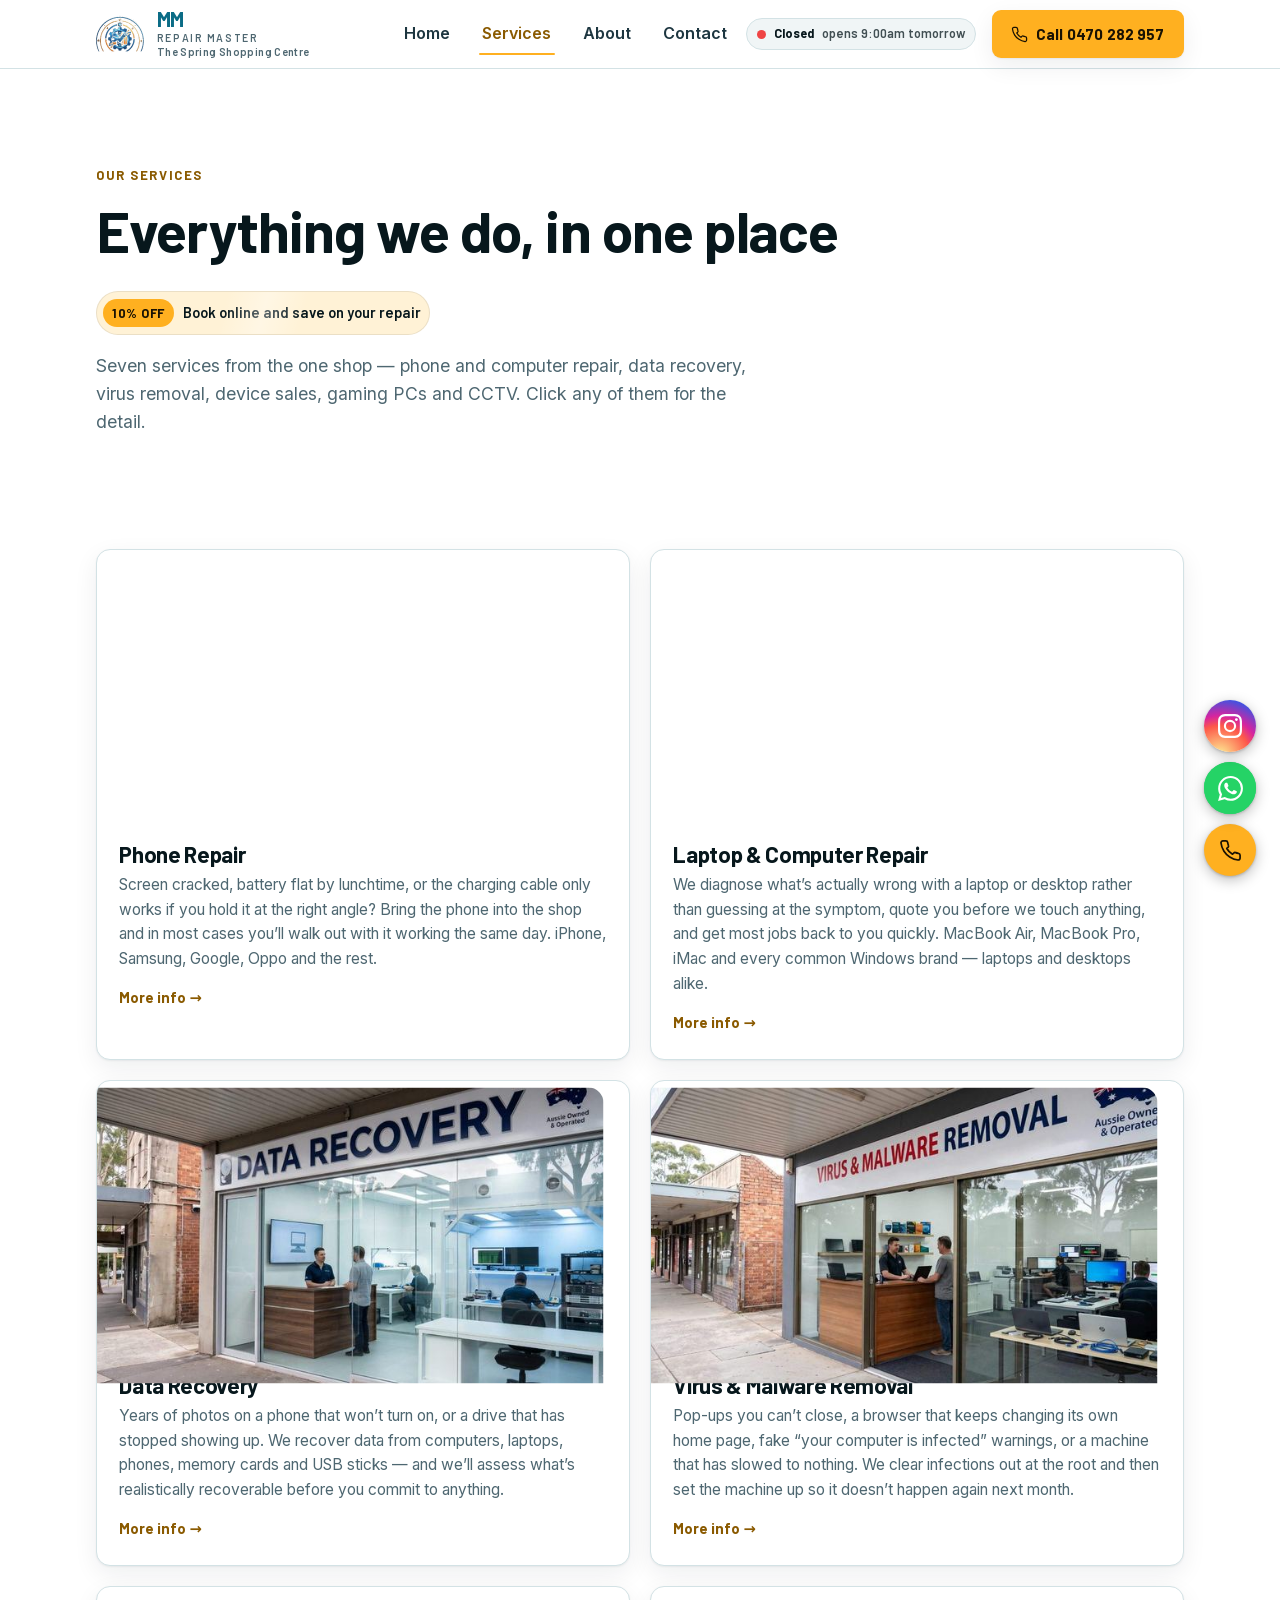
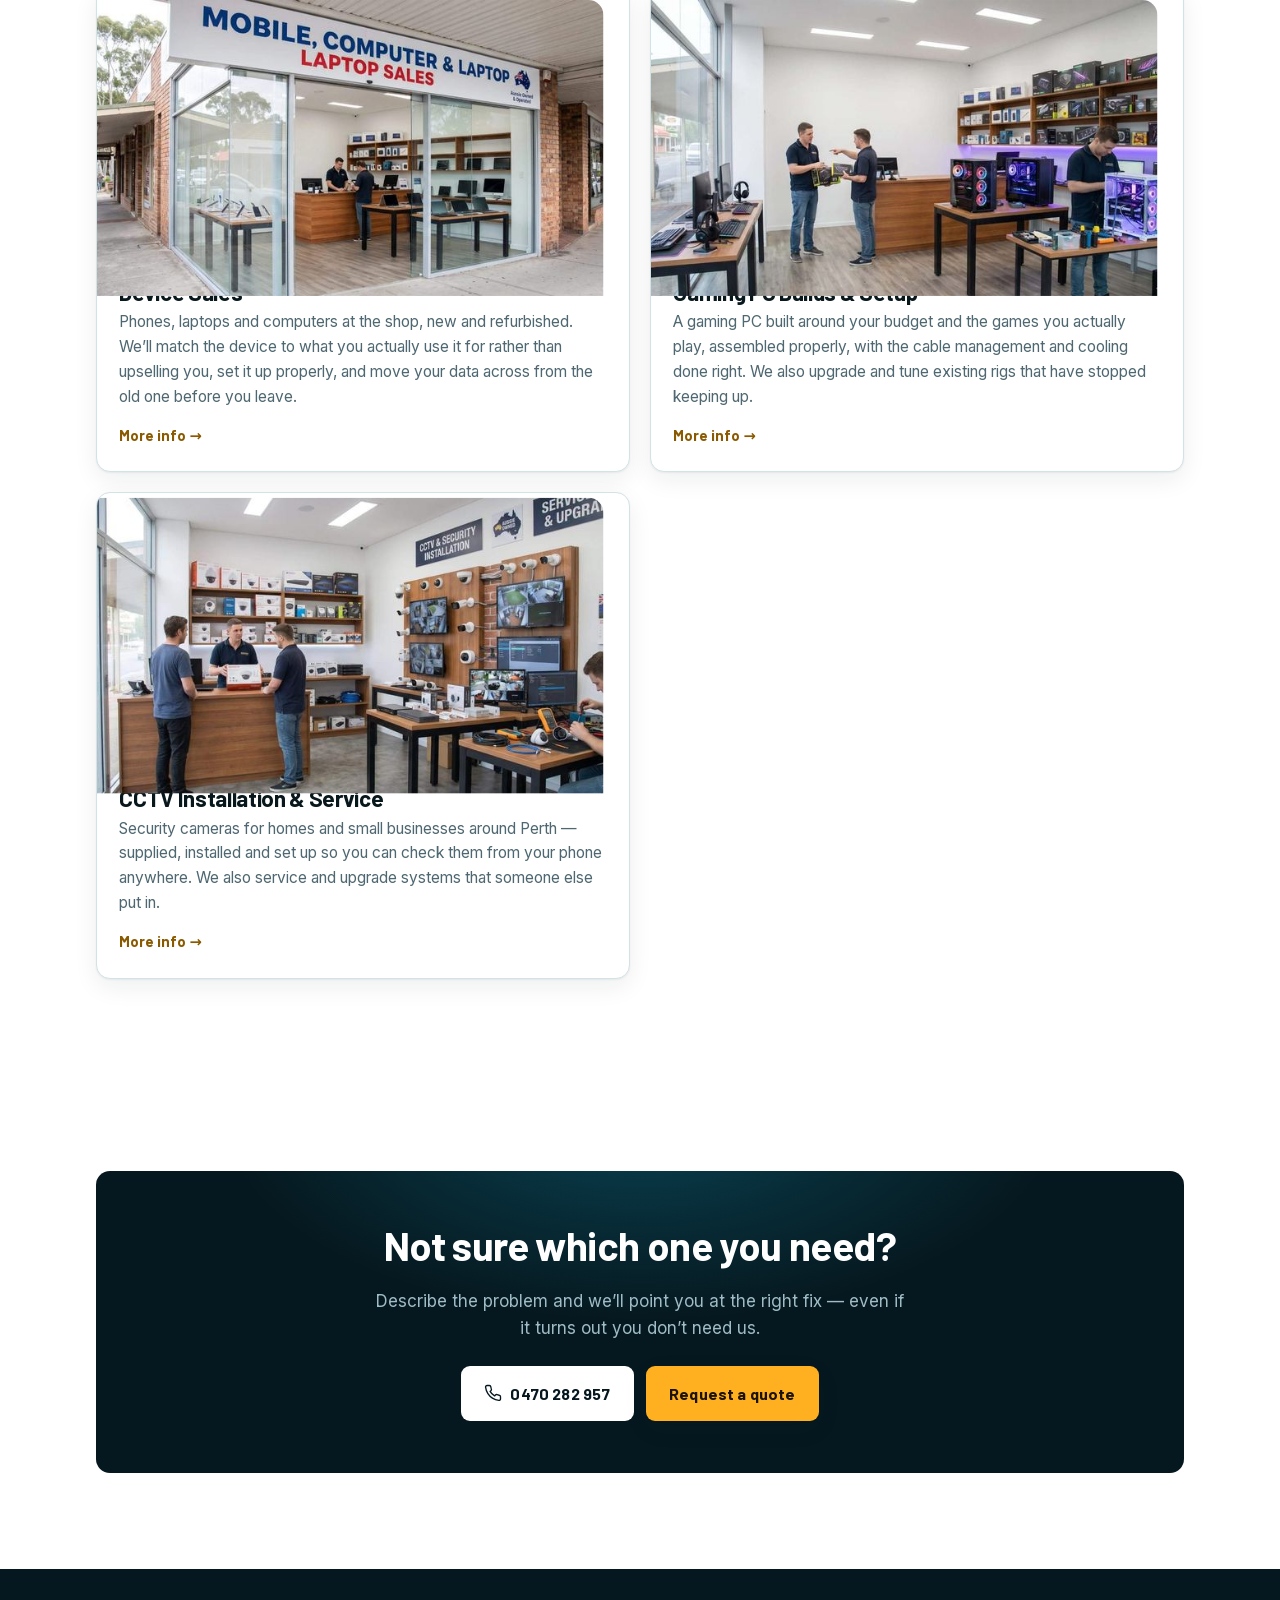
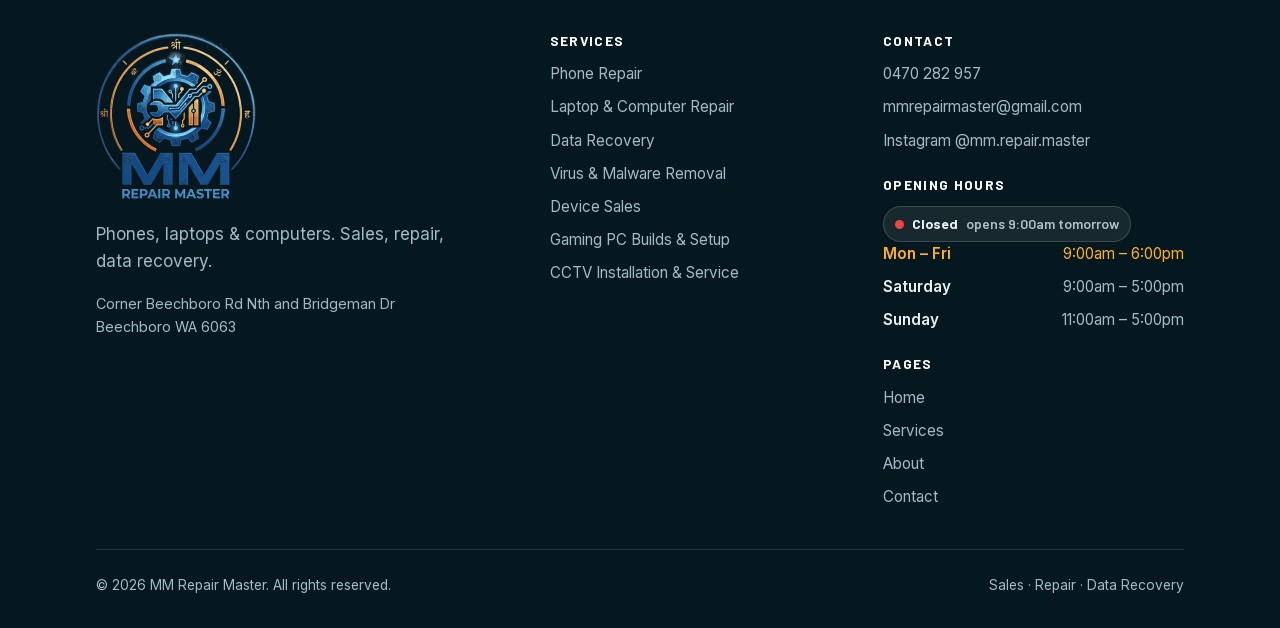
<file: services.html>
<!doctype html>
<html lang="en-AU">
<head>
<meta charset="utf-8">
<meta name="viewport" content="width=device-width, initial-scale=1">
<title>Our Services | MM Repair Master</title>
<meta name="description" content="Phone repair, laptop and computer repair, data recovery, virus removal, device sales, gaming PC builds and CCTV installation in Beechboro, Perth.">
<link rel="canonical" href="https://www.mmrepairmaster.com.au/services.html">
<meta name="robots" content="index, follow, max-image-preview:large">
<meta name="theme-color" content="#06181f">

<meta property="og:type" content="website">
<meta property="og:site_name" content="MM Repair Master">
<meta property="og:title" content="Our Services | MM Repair Master">
<meta property="og:description" content="Phone repair, laptop and computer repair, data recovery, virus removal, device sales, gaming PC builds and CCTV installation in Beechboro, Perth.">
<meta property="og:url" content="https://www.mmrepairmaster.com.au/services.html">
<meta property="og:locale" content="en_AU">
<meta name="twitter:card" content="summary_large_image">

<link rel="preload" as="font" type="font/woff2" fetchpriority="low" href="assets/fonts/inter-var.woff2" crossorigin><link rel="preload" as="font" type="font/woff2" fetchpriority="low" href="assets/fonts/barlow-700.woff2" crossorigin><link rel="preload" as="font" type="font/woff2" fetchpriority="low" href="assets/fonts/barlow-600.woff2" crossorigin>


<noscript></noscript>
<meta property="og:image" content="https://www.mmrepairmaster.com.au/assets/og-image.png">
<meta property="og:image:width" content="1200">
<meta property="og:image:height" content="630">
<meta name="twitter:image" content="https://www.mmrepairmaster.com.au/assets/og-image.png">
<link rel="icon" type="image/png" sizes="32x32" href="assets/favicon-32.png">
<link rel="apple-touch-icon" href="assets/icon.png">
<link rel="preload" as="image" imagesrcset="assets/photos/phone-repair-640.jpg 640w, assets/photos/phone-repair-768.jpg 768w, assets/photos/phone-repair-1024.jpg 1024w, assets/photos/phone-repair-1280.jpg 1280w, assets/photos/phone-repair.jpg 1600w" imagesizes="(min-width:880px) 360px, (min-width:620px) 45vw, 86vw" fetchpriority="high">
<link rel="stylesheet" href="assets/style.css?v=4">
<script type="application/ld+json">{"@context":"https://schema.org","@type":"BreadcrumbList","itemListElement":[{"@type":"ListItem","position":1,"name":"Home","item":"https://www.mmrepairmaster.com.au/"},{"@type":"ListItem","position":2,"name":"Our Services","item":"https://www.mmrepairmaster.com.au/services.html"}]}</script>
</head>
<body>
<a class="skip-link" href="#main">Skip to content</a>
<header class="site-header">
  <div class="wrap site-header__inner">
    <a class="logo" href="index.html">
      <img class="logo__mark" src="assets/icon.png" alt="" width="40" height="40" decoding="async">
      <span class="logo__text"><strong>MM</strong><em>Repair Master</em><small>The Spring Shopping Centre</small></span>
    </a>
    <nav class="nav" aria-label="Main"><a href="index.html">Home</a><a href="services.html">Services</a><a href="about.html">About</a><a href="contact.html">Contact</a></nav>
    <div class="hours-status hours-status--hdr" data-hours-status="header"></div>
    <a class="btn btn--primary header-cta" href="tel:+61470282957"><svg width="17" height="17" viewBox="0 0 24 24" fill="none" stroke="currentColor" stroke-width="1.8" stroke-linecap="round" stroke-linejoin="round" aria-hidden="true"><path d="M22 16.9v3a2 2 0 0 1-2.2 2 19.8 19.8 0 0 1-8.6-3.1 19.5 19.5 0 0 1-6-6A19.8 19.8 0 0 1 2.1 4.2 2 2 0 0 1 4.1 2h3a2 2 0 0 1 2 1.7c.1 1 .4 2 .7 2.9a2 2 0 0 1-.4 2.1L8.1 9.9a16 16 0 0 0 6 6l1.2-1.2a2 2 0 0 1 2.1-.5c.9.4 1.9.6 2.9.8a2 2 0 0 1 1.7 2z"/></svg> Call 0470 282 957</a>
    <a class="hdr-call" href="tel:+61470282957" aria-label="Call 0470 282 957"><svg width="21" height="21" viewBox="0 0 24 24" fill="none" stroke="currentColor" stroke-width="1.9" stroke-linecap="round" stroke-linejoin="round" aria-hidden="true"><path d="M22 16.9v3a2 2 0 0 1-2.2 2 19.8 19.8 0 0 1-8.6-3.1 19.5 19.5 0 0 1-6-6A19.8 19.8 0 0 1 2.1 4.2 2 2 0 0 1 4.1 2h3a2 2 0 0 1 2 1.7c.1 1 .4 2 .7 2.9a2 2 0 0 1-.4 2.1L8.1 9.9a16 16 0 0 0 6 6l1.2-1.2a2 2 0 0 1 2.1-.5c.9.4 1.9.6 2.9.8a2 2 0 0 1 1.7 2z"/></svg></a>
    <button class="burger" type="button" aria-expanded="false" aria-label="Open menu" aria-controls="mnav">
      <svg width="24" height="24" viewBox="0 0 24 24" fill="none" stroke="currentColor" stroke-width="2" stroke-linecap="round" aria-hidden="true"><path d="M3 6h18M3 12h18M3 18h18"/></svg>
    </button>
  </div>
  <div class="mobile-nav" id="mnav">
    <div class="mnav-hours">
      <div class="hours-status hours-status--lg" data-hours-status="mob"></div>
      <ul class="hours-mini hours-mini--light">
        <li><span>Mon &ndash; Fri</span><span>9:00am &ndash; 6:00pm</span></li>
        <li><span>Saturday</span><span>9:00am &ndash; 5:00pm</span></li>
        <li><span>Sunday</span><span>11:00am &ndash; 5:00pm</span></li>
      </ul>
    </div>
    <a href="index.html">Home</a><a href="services.html">Services</a><a href="about.html">About</a><a href="contact.html">Contact</a>
    <a class="btn btn--primary" href="tel:+61470282957">Call 0470 282 957</a>
  </div>
</header>
<main id="main"><a class="locbar" href="https://www.google.com/maps/search/?api=1&amp;query=Beechboro+Rd+Nth+and+Bridgeman+Dr+Beechboro+WA+6063" target="_blank" rel="noopener" aria-label="Corner Beechboro Rd Nth and Bridgeman Dr, Beechboro WA 6063 - open directions in Google Maps"><span class="locbar__pin" aria-hidden="true"><svg width="15" height="15" viewBox="0 0 24 24" fill="none" stroke="currentColor" stroke-width="2.2" stroke-linecap="round" stroke-linejoin="round"><path d="M20 10c0 6-8 12-8 12s-8-6-8-12a8 8 0 0 1 16 0Z"/><circle cx="12" cy="10" r="3"/></svg></span><span class="locbar__text"><strong>The Spring Shopping Centre</strong> <small>Beechboro 6063</small></span><span class="locbar__go" aria-hidden="true"><svg width="14" height="14" viewBox="0 0 24 24" fill="none" stroke="currentColor" stroke-width="2.4" stroke-linecap="round" stroke-linejoin="round"><path d="M5 12h13M12 5l7 7-7 7"/></svg></span></a>
<section class="section" style="padding-bottom:0">
  <div class="wrap">
    <p class="eyebrow">Our services</p>
    <h1>Everything we do, in one place</h1>
    <a class="promo-pill" href="contact.html">
      <span class="promo-pill__flash">10% OFF</span>
      <span>Book online and save on your repair</span>
    </a>
    <p class="lede">Seven services from the one shop &mdash; phone and computer repair, data recovery, virus removal, device sales, gaming PCs and CCTV. Click any of them for the detail.</p>
  </div>
</section>

<section class="section">
  <div class="wrap">
    <div class="grid grid--2">
      <a class="card card--link reveal" href="services/phone-repair.html">
        <img srcset="assets/photos/phone-repair-640.jpg 640w, assets/photos/phone-repair-768.jpg 768w, assets/photos/phone-repair-1024.jpg 1024w, assets/photos/phone-repair-1280.jpg 1280w, assets/photos/phone-repair.jpg 1600w" sizes="(min-width:880px) 360px, (min-width:620px) 45vw, 86vw" class="card__media" src="assets/photos/phone-repair.jpg" alt="" loading="eager" fetchpriority="high" width="800" height="450" onerror="this.onerror=null;this.src='assets/img/phone-repair.svg'">
        <h3>Phone Repair</h3>
        <p>Screen cracked, battery flat by lunchtime, or the charging cable only works if you hold it at the right angle? Bring the phone into the shop and in most cases you&rsquo;ll walk out with it working the same day. iPhone, Samsung, Google, Oppo and the rest.</p>
        <span class="card__price">More info &rarr;</span>
      </a>
      <a class="card card--link reveal" href="services/computer-laptop-repair.html">
        <img srcset="assets/photos/computer-laptop-repair-640.jpg 640w, assets/photos/computer-laptop-repair-768.jpg 768w, assets/photos/computer-laptop-repair-1024.jpg 1024w, assets/photos/computer-laptop-repair-1280.jpg 1280w, assets/photos/computer-laptop-repair.jpg 1600w" sizes="(min-width:880px) 360px, (min-width:620px) 45vw, 86vw" class="card__media" src="assets/photos/computer-laptop-repair.jpg" alt="" loading="lazy" width="800" height="450" onerror="this.onerror=null;this.src='assets/img/computer-laptop-repair.svg'">
        <h3>Laptop &amp; Computer Repair</h3>
        <p>We diagnose what&rsquo;s actually wrong with a laptop or desktop rather than guessing at the symptom, quote you before we touch anything, and get most jobs back to you quickly. MacBook Air, MacBook Pro, iMac and every common Windows brand &mdash; laptops and desktops alike.</p>
        <span class="card__price">More info &rarr;</span>
      </a>
      <a class="card card--link reveal" href="services/data-recovery.html">
        <img srcset="assets/photos/data-recovery-640.jpg 640w, assets/photos/data-recovery-768.jpg 768w, assets/photos/data-recovery-1024.jpg 1024w, assets/photos/data-recovery-1280.jpg 1280w, assets/photos/data-recovery.jpg 1600w" sizes="(min-width:880px) 360px, (min-width:620px) 45vw, 86vw" class="card__media" src="assets/photos/data-recovery.jpg" alt="" loading="lazy" width="800" height="450" onerror="this.onerror=null;this.src='assets/img/data-recovery.svg'">
        <h3>Data Recovery</h3>
        <p>Years of photos on a phone that won&rsquo;t turn on, or a drive that has stopped showing up. We recover data from computers, laptops, phones, memory cards and USB sticks &mdash; and we&rsquo;ll assess what&rsquo;s realistically recoverable before you commit to anything.</p>
        <span class="card__price">More info &rarr;</span>
      </a>
      <a class="card card--link reveal" href="services/virus-malware-removal.html">
        <img srcset="assets/photos/virus-malware-removal-640.jpg 640w, assets/photos/virus-malware-removal-768.jpg 768w, assets/photos/virus-malware-removal-1024.jpg 1024w, assets/photos/virus-malware-removal-1280.jpg 1280w, assets/photos/virus-malware-removal.jpg 1600w" sizes="(min-width:880px) 360px, (min-width:620px) 45vw, 86vw" class="card__media" src="assets/photos/virus-malware-removal.jpg" alt="" loading="lazy" width="800" height="450" onerror="this.onerror=null;this.src='assets/img/virus-malware-removal.svg'">
        <h3>Virus &amp; Malware Removal</h3>
        <p>Pop-ups you can&rsquo;t close, a browser that keeps changing its own home page, fake &ldquo;your computer is infected&rdquo; warnings, or a machine that has slowed to nothing. We clear infections out at the root and then set the machine up so it doesn&rsquo;t happen again next month.</p>
        <span class="card__price">More info &rarr;</span>
      </a>
      <a class="card card--link reveal" href="services/device-sales.html">
        <img srcset="assets/photos/device-sales-640.jpg 640w, assets/photos/device-sales-768.jpg 768w, assets/photos/device-sales-1024.jpg 1024w, assets/photos/device-sales-1280.jpg 1280w, assets/photos/device-sales.jpg 1600w" sizes="(min-width:880px) 360px, (min-width:620px) 45vw, 86vw" class="card__media" src="assets/photos/device-sales.jpg" alt="" loading="lazy" width="800" height="450" onerror="this.onerror=null;this.src='assets/img/device-sales.svg'">
        <h3>Device Sales</h3>
        <p>Phones, laptops and computers at the shop, new and refurbished. We&rsquo;ll match the device to what you actually use it for rather than upselling you, set it up properly, and move your data across from the old one before you leave.</p>
        <span class="card__price">More info &rarr;</span>
      </a>
      <a class="card card--link reveal" href="services/gaming-pc-setup.html">
        <img srcset="assets/photos/gaming-pc-setup-640.jpg 640w, assets/photos/gaming-pc-setup-768.jpg 768w, assets/photos/gaming-pc-setup-1024.jpg 1024w, assets/photos/gaming-pc-setup-1280.jpg 1280w, assets/photos/gaming-pc-setup.jpg 1600w" sizes="(min-width:880px) 360px, (min-width:620px) 45vw, 86vw" class="card__media" src="assets/photos/gaming-pc-setup.jpg" alt="" loading="lazy" width="800" height="450" onerror="this.onerror=null;this.src='assets/img/gaming-pc-setup.svg'">
        <h3>Gaming PC Builds &amp; Setup</h3>
        <p>A gaming PC built around your budget and the games you actually play, assembled properly, with the cable management and cooling done right. We also upgrade and tune existing rigs that have stopped keeping up.</p>
        <span class="card__price">More info &rarr;</span>
      </a>
      <a class="card card--link reveal" href="services/cctv-installation.html">
        <img srcset="assets/photos/cctv-installation-640.jpg 640w, assets/photos/cctv-installation-768.jpg 768w, assets/photos/cctv-installation-1024.jpg 1024w, assets/photos/cctv-installation-1280.jpg 1280w, assets/photos/cctv-installation.jpg 1600w" sizes="(min-width:880px) 360px, (min-width:620px) 45vw, 86vw" class="card__media" src="assets/photos/cctv-installation.jpg" alt="" loading="lazy" width="800" height="450" onerror="this.onerror=null;this.src='assets/img/cctv-installation.svg'">
        <h3>CCTV Installation &amp; Service</h3>
        <p>Security cameras for homes and small businesses around Perth &mdash; supplied, installed and set up so you can check them from your phone anywhere. We also service and upgrade systems that someone else put in.</p>
        <span class="card__price">More info &rarr;</span>
      </a>
    </div>
  </div>
</section>

<section class="section">
  <div class="wrap">
    <div class="band reveal">
      <h2>Not sure which one you need?</h2>
      <p>Describe the problem and we&rsquo;ll point you at the right fix &mdash; even if it turns out you don&rsquo;t need us.</p>
      <div class="btn-row">
        <a class="btn btn--onnavy" href="tel:+61470282957"><svg width="18" height="18" viewBox="0 0 24 24" fill="none" stroke="currentColor" stroke-width="1.8" stroke-linecap="round" stroke-linejoin="round" aria-hidden="true"><path d="M22 16.9v3a2 2 0 0 1-2.2 2 19.8 19.8 0 0 1-8.6-3.1 19.5 19.5 0 0 1-6-6A19.8 19.8 0 0 1 2.1 4.2 2 2 0 0 1 4.1 2h3a2 2 0 0 1 2 1.7c.1 1 .4 2 .7 2.9a2 2 0 0 1-.4 2.1L8.1 9.9a16 16 0 0 0 6 6l1.2-1.2a2 2 0 0 1 2.1-.5c.9.4 1.9.6 2.9.8a2 2 0 0 1 1.7 2z"/></svg> 0470 282 957</a>
        <a class="btn btn--primary" href="contact.html">Request a quote</a>
      </div>
    </div>
  </div>
</section>

</main>
<footer class="site-footer">
  <div class="wrap">
    <div class="footer-grid">
      <div>
        <a class="logo logo--footer" href="index.html" aria-label="MM Repair Master home">
          <img src="assets/logo.png" alt="MM Repair Master"
               width="160" height="166" decoding="async" loading="lazy">
        </a>
        <p style="color:var(--on-navy-muted);max-width:34ch">Phones, laptops &amp; computers. Sales, repair, data recovery.</p>
        <p style="color:var(--on-navy-muted);font-size:.9rem">
          Corner Beechboro Rd Nth and Bridgeman Dr<br>Beechboro WA 6063
        </p>
      </div>
      <div>
        <h4>Services</h4>
        <ul><li><a href="services/phone-repair.html">Phone Repair</a></li><li><a href="services/computer-laptop-repair.html">Laptop &amp; Computer Repair</a></li><li><a href="services/data-recovery.html">Data Recovery</a></li><li><a href="services/virus-malware-removal.html">Virus &amp; Malware Removal</a></li><li><a href="services/device-sales.html">Device Sales</a></li><li><a href="services/gaming-pc-setup.html">Gaming PC Builds &amp; Setup</a></li><li><a href="services/cctv-installation.html">CCTV Installation &amp; Service</a></li></ul>
      </div>
      <div>
        <h4>Contact</h4>
        <ul>
          <li><a href="tel:+61470282957">0470 282 957</a></li>
          <li><a href="mailto:mmrepairmaster@gmail.com">mmrepairmaster@gmail.com</a></li>
          <li><a href="https://www.instagram.com/mm.repair.master/" rel="noopener">Instagram @mm.repair.master</a></li>
        </ul>
        <h4 style="margin-top:1.5rem">Opening hours</h4>
        <div class="hours-status" data-hours-status></div>
        <ul class="hours-mini">
          <li><span>Mon &ndash; Fri</span><span>9:00am &ndash; 6:00pm</span></li>
          <li><span>Saturday</span><span>9:00am &ndash; 5:00pm</span></li>
          <li><span>Sunday</span><span>11:00am &ndash; 5:00pm</span></li>
        </ul>
        <h4 style="margin-top:1.5rem">Pages</h4>
        <ul><li><a href="index.html">Home</a></li><li><a href="services.html">Services</a></li><li><a href="about.html">About</a></li><li><a href="contact.html">Contact</a></li></ul>
      </div>
    </div>
    <div class="footer-bottom">
      <span>&copy; <span id="yr">2026</span> MM Repair Master. All rights reserved.</span>
      <span>Sales &middot; Repair &middot; Data Recovery</span>
    </div>
  </div>
</footer>

<div class="fab-stack">
  <a class="fab fab--call" href="tel:+61470282957" aria-label="Call 0470 282 957">
    <span class="fab__label">Call 0470 282 957</span><svg width="23" height="23" viewBox="0 0 24 24" fill="none" stroke="currentColor" stroke-width="1.8" stroke-linecap="round" stroke-linejoin="round" aria-hidden="true"><path d="M22 16.9v3a2 2 0 0 1-2.2 2 19.8 19.8 0 0 1-8.6-3.1 19.5 19.5 0 0 1-6-6A19.8 19.8 0 0 1 2.1 4.2 2 2 0 0 1 4.1 2h3a2 2 0 0 1 2 1.7c.1 1 .4 2 .7 2.9a2 2 0 0 1-.4 2.1L8.1 9.9a16 16 0 0 0 6 6l1.2-1.2a2 2 0 0 1 2.1-.5c.9.4 1.9.6 2.9.8a2 2 0 0 1 1.7 2z"/></svg>
  </a>
  <a class="fab fab--whatsapp" href="https://wa.me/61470282957" target="_blank" rel="noopener"
     aria-label="Message us on WhatsApp">
    <span class="fab__label">WhatsApp us</span><svg width="25" height="25" viewBox="0 0 24 24" fill="none" stroke="currentColor" stroke-width="1.8" stroke-linecap="round" stroke-linejoin="round" aria-hidden="true"><path fill="currentColor" stroke="none" d="M17.472 14.382c-.297-.149-1.758-.867-2.03-.967-.273-.099-.471-.148-.67.15-.197.297-.767.966-.94 1.164-.173.199-.347.223-.644.075-.297-.149-1.255-.463-2.39-1.475-.883-.788-1.48-1.761-1.653-2.059-.173-.297-.018-.458.13-.606.134-.133.298-.347.446-.52.149-.174.198-.298.298-.497.099-.198.05-.371-.025-.52-.075-.149-.669-1.612-.916-2.207-.242-.579-.487-.5-.669-.51-.173-.008-.371-.01-.57-.01-.198 0-.52.074-.792.372-.272.297-1.04 1.016-1.04 2.479 0 1.462 1.065 2.875 1.213 3.074.149.198 2.096 3.2 5.077 4.487.709.306 1.262.489 1.694.625.712.227 1.36.195 1.871.118.571-.085 1.758-.719 2.006-1.413.248-.694.248-1.289.173-1.413-.074-.124-.272-.198-.57-.347m-5.421 7.403h-.004a9.87 9.87 0 0 1-5.031-1.378l-.361-.214-3.741.982.998-3.648-.235-.374a9.86 9.86 0 0 1-1.51-5.26c.001-5.45 4.436-9.884 9.888-9.884 2.64 0 5.122 1.03 6.988 2.898a9.825 9.825 0 0 1 2.893 6.994c-.003 5.45-4.437 9.884-9.885 9.884m8.413-18.297A11.815 11.815 0 0 0 12.05 0C5.495 0 .16 5.335.157 11.892c0 2.096.547 4.142 1.588 5.945L.057 24l6.305-1.654a11.882 11.882 0 0 0 5.683 1.448h.005c6.554 0 11.89-5.335 11.893-11.893a11.821 11.821 0 0 0-3.48-8.413z"/></svg>
  </a>
  <a class="fab fab--instagram" href="https://www.instagram.com/mm.repair.master/" target="_blank" rel="noopener"
     aria-label="MM Repair Master on Instagram">
    <span class="fab__label">@mm.repair.master</span><svg width="24" height="24" viewBox="0 0 24 24" fill="none" stroke="currentColor" stroke-width="1.8" stroke-linecap="round" stroke-linejoin="round" aria-hidden="true"><path fill="currentColor" stroke="none" d="M12 2.163c3.204 0 3.584.012 4.85.07 3.252.148 4.771 1.691 4.919 4.919.058 1.265.069 1.645.069 4.849 0 3.205-.012 3.584-.069 4.849-.149 3.225-1.664 4.771-4.919 4.919-1.266.058-1.644.07-4.85.07-3.204 0-3.584-.012-4.849-.07-3.26-.149-4.771-1.699-4.919-4.92-.058-1.265-.07-1.644-.07-4.849 0-3.204.013-3.583.07-4.849.149-3.227 1.664-4.771 4.919-4.919 1.266-.057 1.645-.069 4.849-.069zM12 0C8.741 0 8.333.014 7.053.072 2.695.272.273 2.69.073 7.052.014 8.333 0 8.741 0 12c0 3.259.014 3.668.072 4.948.2 4.358 2.618 6.78 6.98 6.98C8.333 23.986 8.741 24 12 24c3.259 0 3.668-.014 4.948-.072 4.354-.2 6.782-2.618 6.979-6.98.059-1.28.073-1.689.073-4.948 0-3.259-.014-3.667-.072-4.947-.196-4.354-2.617-6.78-6.979-6.98C15.668.014 15.259 0 12 0zm0 5.838a6.162 6.162 0 1 0 0 12.324 6.162 6.162 0 0 0 0-12.324zM12 16a4 4 0 1 1 0-8 4 4 0 0 1 0 8zm6.406-11.845a1.44 1.44 0 1 0 0 2.881 1.44 1.44 0 0 0 0-2.881z"/></svg>
  </a>
</div>
<div class="callbar">
  <a href="tel:+61470282957"><svg width="18" height="18" viewBox="0 0 24 24" fill="none" stroke="currentColor" stroke-width="1.8" stroke-linecap="round" stroke-linejoin="round" aria-hidden="true"><path d="M22 16.9v3a2 2 0 0 1-2.2 2 19.8 19.8 0 0 1-8.6-3.1 19.5 19.5 0 0 1-6-6A19.8 19.8 0 0 1 2.1 4.2 2 2 0 0 1 4.1 2h3a2 2 0 0 1 2 1.7c.1 1 .4 2 .7 2.9a2 2 0 0 1-.4 2.1L8.1 9.9a16 16 0 0 0 6 6l1.2-1.2a2 2 0 0 1 2.1-.5c.9.4 1.9.6 2.9.8a2 2 0 0 1 1.7 2z"/></svg> Call now</a>
  <a href="contact.html"><svg width="18" height="18" viewBox="0 0 24 24" fill="none" stroke="currentColor" stroke-width="1.8" stroke-linecap="round" stroke-linejoin="round" aria-hidden="true"><rect x="2" y="4" width="20" height="16" rx="2"/><path d="m2 7 10 6 10-6"/></svg> Get a quote</a>
</div>

<script>document.getElementById('yr').textContent=new Date().getFullYear();</script>
<script src="assets/site.js?v=4" defer></script>
</body>
</html>
</file>
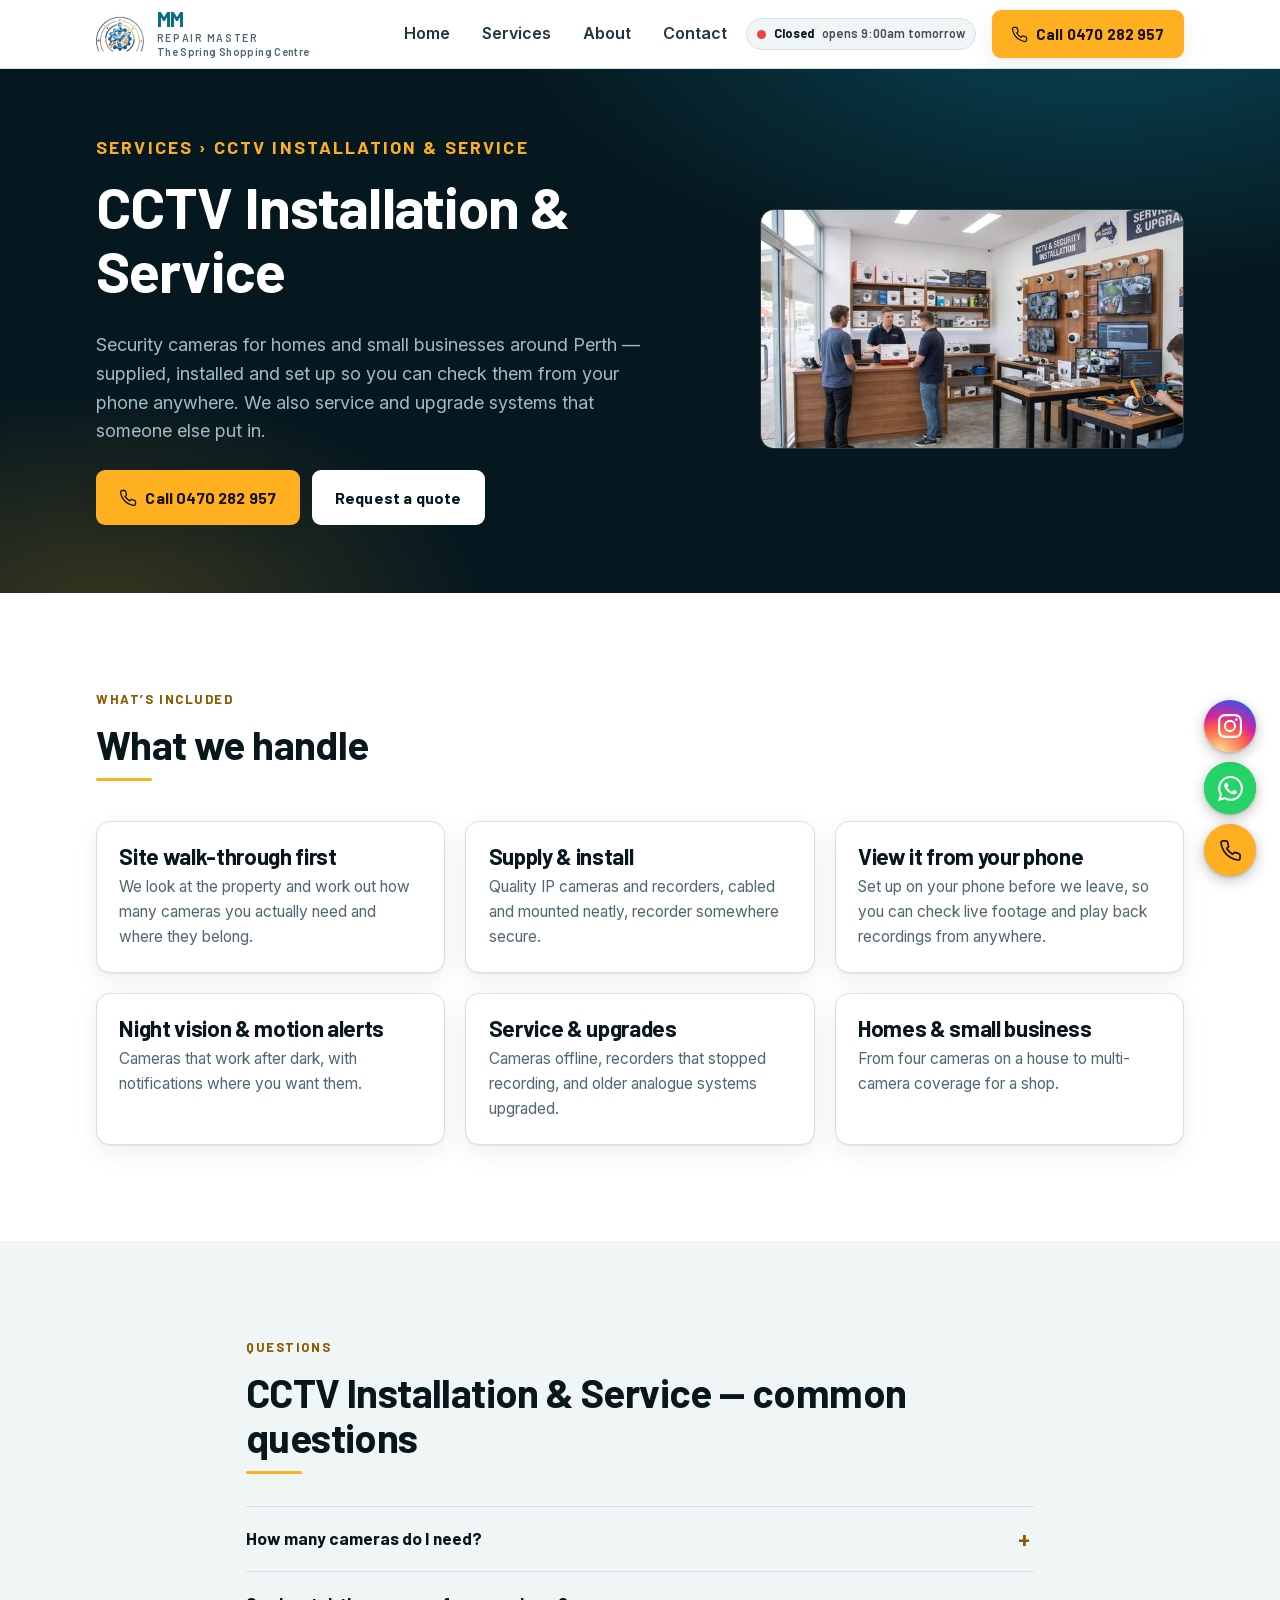
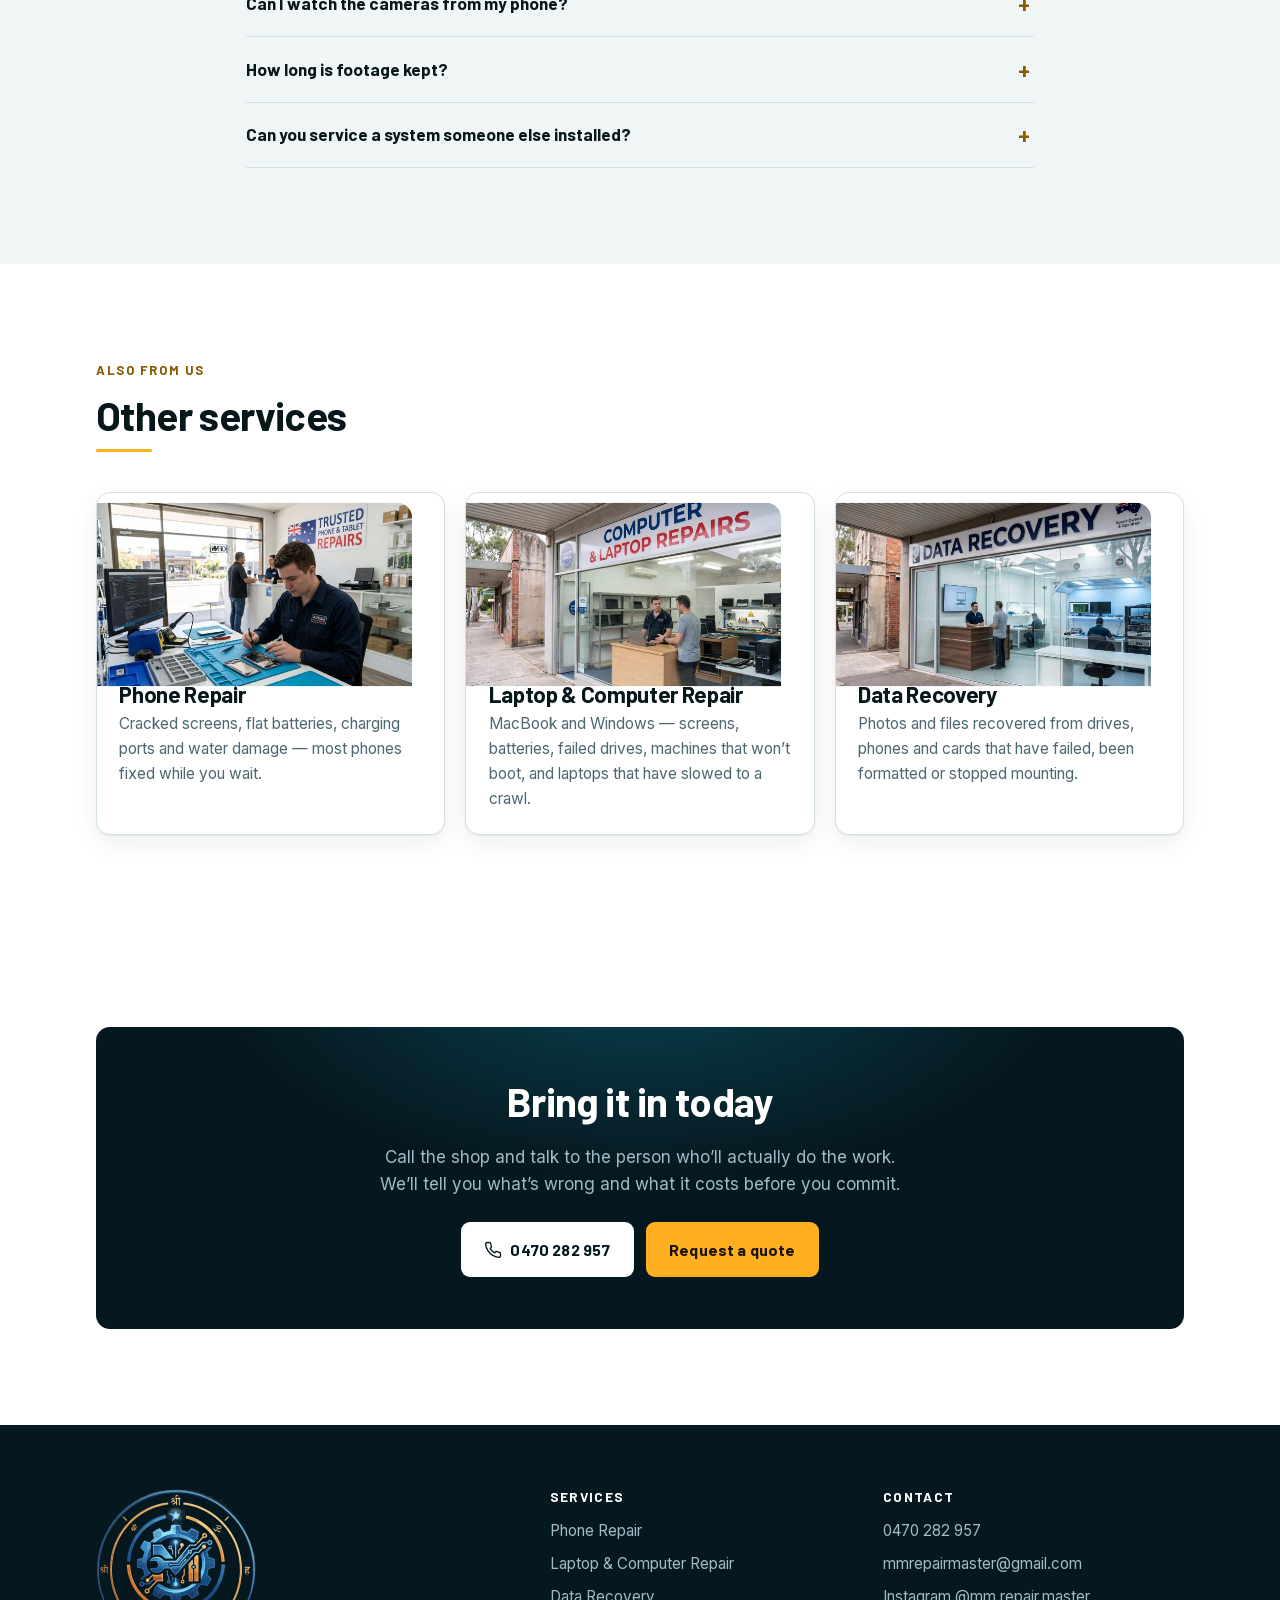
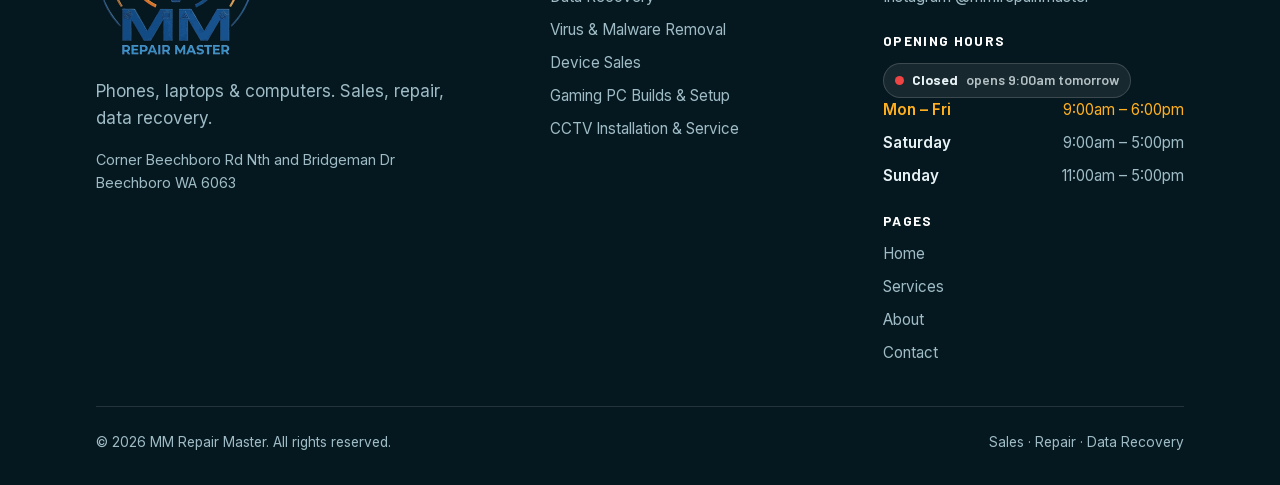
<file: services/cctv-installation.html>
<!doctype html>
<html lang="en-AU">
<head>
<meta charset="utf-8">
<meta name="viewport" content="width=device-width, initial-scale=1">
<title>CCTV Installation &amp; Service | MM Repair Master</title>
<meta name="description" content="CCTV installation and service in Beechboro, Perth. Security camera systems for homes and businesses, set up for phone viewing, plus servicing and upgrades. Call 0470 282 957.">
<link rel="canonical" href="https://www.mmrepairmaster.com.au/services/cctv-installation.html">
<meta name="robots" content="index, follow, max-image-preview:large">
<meta name="theme-color" content="#06181f">

<meta property="og:type" content="website">
<meta property="og:site_name" content="MM Repair Master">
<meta property="og:title" content="CCTV Installation &amp; Service | MM Repair Master">
<meta property="og:description" content="CCTV installation and service in Beechboro, Perth. Security camera systems for homes and businesses, set up for phone viewing, plus servicing and upgrades. Call 0470 282 957.">
<meta property="og:url" content="https://www.mmrepairmaster.com.au/services/cctv-installation.html">
<meta property="og:locale" content="en_AU">
<meta name="twitter:card" content="summary_large_image">

<link rel="preload" as="font" type="font/woff2" fetchpriority="low" href="../assets/fonts/inter-var.woff2" crossorigin><link rel="preload" as="font" type="font/woff2" fetchpriority="low" href="../assets/fonts/barlow-700.woff2" crossorigin><link rel="preload" as="font" type="font/woff2" fetchpriority="low" href="../assets/fonts/barlow-600.woff2" crossorigin>


<noscript></noscript>
<meta property="og:image" content="https://www.mmrepairmaster.com.au/assets/og-image.png">
<meta property="og:image:width" content="1200">
<meta property="og:image:height" content="630">
<meta name="twitter:image" content="https://www.mmrepairmaster.com.au/assets/og-image.png">
<link rel="icon" type="image/png" sizes="32x32" href="../assets/favicon-32.png">
<link rel="apple-touch-icon" href="../assets/icon.png">
<link rel="stylesheet" href="../assets/style.css?v=4">
<script type="application/ld+json">{"@context":"https://schema.org","@graph":[{"@type":"Service","name":"CCTV Installation & Service","description":"Security cameras for homes and small businesses around Perth \u2014 supplied, installed and set up so you can check them from your phone anywhere. We also service and upgrade systems that someone else put in.","provider":{"@type":"LocalBusiness","name":"MM Repair Master","telephone":"0470 282 957","url":"https://www.mmrepairmaster.com.au/"},"areaServed":{"@type":"City","name":"Perth"},"url":"https://www.mmrepairmaster.com.au/services/cctv-installation.html"},{"@context":"https://schema.org","@type":"FAQPage","mainEntity":[{"@type":"Question","name":"How many cameras do I need?","acceptedAnswer":{"@type":"Answer","text":"For most homes four covers the front door, back door, driveway and yard. We'll walk the property and quote on what it actually needs rather than selling you a fixed package."}},{"@type":"Question","name":"Can I watch the cameras from my phone?","acceptedAnswer":{"@type":"Answer","text":"Yes. Every system is set up on your phone before we leave."}},{"@type":"Question","name":"How long is footage kept?","acceptedAnswer":{"@type":"Answer","text":"That depends on the recorder's storage, the number of cameras and the quality. Two to four weeks is typical, and we size the storage to the retention you want."}},{"@type":"Question","name":"Can you service a system someone else installed?","acceptedAnswer":{"@type":"Answer","text":"Yes - cameras that have dropped offline, recorders that have stopped recording, and analogue systems being upgraded to IP."}}]},{"@type":"BreadcrumbList","itemListElement":[{"@type":"ListItem","position":1,"name":"Home","item":"https://www.mmrepairmaster.com.au/"},{"@type":"ListItem","position":2,"name":"Our Services","item":"https://www.mmrepairmaster.com.au/services.html"},{"@type":"ListItem","position":3,"name":"CCTV Installation & Service","item":"https://www.mmrepairmaster.com.au/services/cctv-installation.html"}]}]}</script>
</head>
<body>
<a class="skip-link" href="#main">Skip to content</a>
<header class="site-header">
  <div class="wrap site-header__inner">
    <a class="logo" href="../index.html">
      <img class="logo__mark" src="../assets/icon.png" alt="" width="40" height="40" decoding="async">
      <span class="logo__text"><strong>MM</strong><em>Repair Master</em><small>The Spring Shopping Centre</small></span>
    </a>
    <nav class="nav" aria-label="Main"><a href="../index.html">Home</a><a href="../services.html">Services</a><a href="../about.html">About</a><a href="../contact.html">Contact</a></nav>
    <div class="hours-status hours-status--hdr" data-hours-status="header"></div>
    <a class="btn btn--primary header-cta" href="tel:+61470282957"><svg width="17" height="17" viewBox="0 0 24 24" fill="none" stroke="currentColor" stroke-width="1.8" stroke-linecap="round" stroke-linejoin="round" aria-hidden="true"><path d="M22 16.9v3a2 2 0 0 1-2.2 2 19.8 19.8 0 0 1-8.6-3.1 19.5 19.5 0 0 1-6-6A19.8 19.8 0 0 1 2.1 4.2 2 2 0 0 1 4.1 2h3a2 2 0 0 1 2 1.7c.1 1 .4 2 .7 2.9a2 2 0 0 1-.4 2.1L8.1 9.9a16 16 0 0 0 6 6l1.2-1.2a2 2 0 0 1 2.1-.5c.9.4 1.9.6 2.9.8a2 2 0 0 1 1.7 2z"/></svg> Call 0470 282 957</a>
    <a class="hdr-call" href="tel:+61470282957" aria-label="Call 0470 282 957"><svg width="21" height="21" viewBox="0 0 24 24" fill="none" stroke="currentColor" stroke-width="1.9" stroke-linecap="round" stroke-linejoin="round" aria-hidden="true"><path d="M22 16.9v3a2 2 0 0 1-2.2 2 19.8 19.8 0 0 1-8.6-3.1 19.5 19.5 0 0 1-6-6A19.8 19.8 0 0 1 2.1 4.2 2 2 0 0 1 4.1 2h3a2 2 0 0 1 2 1.7c.1 1 .4 2 .7 2.9a2 2 0 0 1-.4 2.1L8.1 9.9a16 16 0 0 0 6 6l1.2-1.2a2 2 0 0 1 2.1-.5c.9.4 1.9.6 2.9.8a2 2 0 0 1 1.7 2z"/></svg></a>
    <button class="burger" type="button" aria-expanded="false" aria-label="Open menu" aria-controls="mnav">
      <svg width="24" height="24" viewBox="0 0 24 24" fill="none" stroke="currentColor" stroke-width="2" stroke-linecap="round" aria-hidden="true"><path d="M3 6h18M3 12h18M3 18h18"/></svg>
    </button>
  </div>
  <div class="mobile-nav" id="mnav">
    <div class="mnav-hours">
      <div class="hours-status hours-status--lg" data-hours-status="mob"></div>
      <ul class="hours-mini hours-mini--light">
        <li><span>Mon &ndash; Fri</span><span>9:00am &ndash; 6:00pm</span></li>
        <li><span>Saturday</span><span>9:00am &ndash; 5:00pm</span></li>
        <li><span>Sunday</span><span>11:00am &ndash; 5:00pm</span></li>
      </ul>
    </div>
    <a href="../index.html">Home</a><a href="../services.html">Services</a><a href="../about.html">About</a><a href="../contact.html">Contact</a>
    <a class="btn btn--primary" href="tel:+61470282957">Call 0470 282 957</a>
  </div>
</header>
<main id="main"><a class="locbar" href="https://www.google.com/maps/search/?api=1&amp;query=Beechboro+Rd+Nth+and+Bridgeman+Dr+Beechboro+WA+6063" target="_blank" rel="noopener" aria-label="Corner Beechboro Rd Nth and Bridgeman Dr, Beechboro WA 6063 - open directions in Google Maps"><span class="locbar__pin" aria-hidden="true"><svg width="15" height="15" viewBox="0 0 24 24" fill="none" stroke="currentColor" stroke-width="2.2" stroke-linecap="round" stroke-linejoin="round"><path d="M20 10c0 6-8 12-8 12s-8-6-8-12a8 8 0 0 1 16 0Z"/><circle cx="12" cy="10" r="3"/></svg></span><span class="locbar__text"><strong>The Spring Shopping Centre</strong> <small>Beechboro 6063</small></span><span class="locbar__go" aria-hidden="true"><svg width="14" height="14" viewBox="0 0 24 24" fill="none" stroke="currentColor" stroke-width="2.4" stroke-linecap="round" stroke-linejoin="round"><path d="M5 12h13M12 5l7 7-7 7"/></svg></span></a>
<section class="hero hero--service" style="padding-top:clamp(36px,7vw,64px);padding-bottom:clamp(40px,7vw,68px)">
  <div class="wrap">
    <div>
      <p class="eyebrow"><a href="../services.html" style="color:inherit;text-decoration:none">Services</a> &rsaquo; CCTV Installation &amp; Service</p>
      <h1>CCTV Installation &amp; Service</h1>
      <p>Security cameras for homes and small businesses around Perth &mdash; supplied, installed and set up so you can check them from your phone anywhere. We also service and upgrade systems that someone else put in.</p>
      <div class="btn-row">
        <a class="btn btn--primary" href="tel:+61470282957"><svg width="18" height="18" viewBox="0 0 24 24" fill="none" stroke="currentColor" stroke-width="1.8" stroke-linecap="round" stroke-linejoin="round" aria-hidden="true"><path d="M22 16.9v3a2 2 0 0 1-2.2 2 19.8 19.8 0 0 1-8.6-3.1 19.5 19.5 0 0 1-6-6A19.8 19.8 0 0 1 2.1 4.2 2 2 0 0 1 4.1 2h3a2 2 0 0 1 2 1.7c.1 1 .4 2 .7 2.9a2 2 0 0 1-.4 2.1L8.1 9.9a16 16 0 0 0 6 6l1.2-1.2a2 2 0 0 1 2.1-.5c.9.4 1.9.6 2.9.8a2 2 0 0 1 1.7 2z"/></svg> Call 0470 282 957</a>
        <a class="btn btn--onnavy" href="../contact.html">Request a quote</a>
      </div>
    </div>
    <img srcset="../assets/photos/cctv-installation-640.jpg 640w, ../assets/photos/cctv-installation-768.jpg 768w, ../assets/photos/cctv-installation-1024.jpg 1024w, ../assets/photos/cctv-installation-1280.jpg 1280w, ../assets/photos/cctv-installation.jpg 1600w" sizes="(min-width:900px) 440px, 90vw" class="hero__art" src="../assets/photos/cctv-installation.jpg" alt="" width="800" height="450" decoding="async" onerror="this.onerror=null;this.src='../assets/img/cctv-installation.svg'">
  </div>
</section>

<section class="section">
  <div class="wrap">
    <p class="eyebrow reveal">What&rsquo;s included</p>
    <h2 class="reveal">What we handle</h2>
    <div class="grid grid--3" style="margin-top:2.5rem">
        <div class="card reveal">
          <h3>Site walk-through first</h3>
          <p>We look at the property and work out how many cameras you actually need and where they belong.</p>
        </div>
        <div class="card reveal">
          <h3>Supply &amp; install</h3>
          <p>Quality IP cameras and recorders, cabled and mounted neatly, recorder somewhere secure.</p>
        </div>
        <div class="card reveal">
          <h3>View it from your phone</h3>
          <p>Set up on your phone before we leave, so you can check live footage and play back recordings from anywhere.</p>
        </div>
        <div class="card reveal">
          <h3>Night vision &amp; motion alerts</h3>
          <p>Cameras that work after dark, with notifications where you want them.</p>
        </div>
        <div class="card reveal">
          <h3>Service &amp; upgrades</h3>
          <p>Cameras offline, recorders that stopped recording, and older analogue systems upgraded.</p>
        </div>
        <div class="card reveal">
          <h3>Homes &amp; small business</h3>
          <p>From four cameras on a house to multi-camera coverage for a shop.</p>
        </div>
    </div>
  </div>
</section>

<section class="section section--surface">
  <div class="wrap" style="max-width:820px">
    <p class="eyebrow reveal">Questions</p>
    <h2 class="reveal">CCTV Installation &amp; Service &mdash; common questions</h2>
    <div class="reveal" style="margin-top:2rem"><div class="faq"><details><summary>How many cameras do I need?</summary><p>For most homes four covers the front door, back door, driveway and yard. We&rsquo;ll walk the property and quote on what it actually needs rather than selling you a fixed package.</p></details><details><summary>Can I watch the cameras from my phone?</summary><p>Yes. Every system is set up on your phone before we leave.</p></details><details><summary>How long is footage kept?</summary><p>That depends on the recorder&rsquo;s storage, the number of cameras and the quality. Two to four weeks is typical, and we size the storage to the retention you want.</p></details><details><summary>Can you service a system someone else installed?</summary><p>Yes &mdash; cameras that have dropped offline, recorders that have stopped recording, and analogue systems being upgraded to IP.</p></details></div></div>
  </div>
</section>

<section class="section">
  <div class="wrap">
    <p class="eyebrow reveal">Also from us</p>
    <h2 class="reveal">Other services</h2>
    <div class="grid grid--3" style="margin-top:2.5rem">
        <a class="card card--link reveal" href="phone-repair.html">
          <img srcset="../assets/photos/phone-repair-640.jpg 640w, ../assets/photos/phone-repair-768.jpg 768w, ../assets/photos/phone-repair-1024.jpg 1024w, ../assets/photos/phone-repair-1280.jpg 1280w, ../assets/photos/phone-repair.jpg 1600w" sizes="(min-width:880px) 360px, (min-width:620px) 45vw, 86vw" class="card__media" src="../assets/photos/phone-repair.jpg" alt="" loading="lazy" width="800" height="450" onerror="this.onerror=null;this.src='../assets/img/phone-repair.svg'">
          <h3>Phone Repair</h3>
          <p>Cracked screens, flat batteries, charging ports and water damage &mdash; most phones fixed while you wait.</p>
        </a>
        <a class="card card--link reveal" href="computer-laptop-repair.html">
          <img srcset="../assets/photos/computer-laptop-repair-640.jpg 640w, ../assets/photos/computer-laptop-repair-768.jpg 768w, ../assets/photos/computer-laptop-repair-1024.jpg 1024w, ../assets/photos/computer-laptop-repair-1280.jpg 1280w, ../assets/photos/computer-laptop-repair.jpg 1600w" sizes="(min-width:880px) 360px, (min-width:620px) 45vw, 86vw" class="card__media" src="../assets/photos/computer-laptop-repair.jpg" alt="" loading="lazy" width="800" height="450" onerror="this.onerror=null;this.src='../assets/img/computer-laptop-repair.svg'">
          <h3>Laptop &amp; Computer Repair</h3>
          <p>MacBook and Windows &mdash; screens, batteries, failed drives, machines that won&rsquo;t boot, and laptops that have slowed to a crawl.</p>
        </a>
        <a class="card card--link reveal" href="data-recovery.html">
          <img srcset="../assets/photos/data-recovery-640.jpg 640w, ../assets/photos/data-recovery-768.jpg 768w, ../assets/photos/data-recovery-1024.jpg 1024w, ../assets/photos/data-recovery-1280.jpg 1280w, ../assets/photos/data-recovery.jpg 1600w" sizes="(min-width:880px) 360px, (min-width:620px) 45vw, 86vw" class="card__media" src="../assets/photos/data-recovery.jpg" alt="" loading="lazy" width="800" height="450" onerror="this.onerror=null;this.src='../assets/img/data-recovery.svg'">
          <h3>Data Recovery</h3>
          <p>Photos and files recovered from drives, phones and cards that have failed, been formatted or stopped mounting.</p>
        </a>
    </div>
  </div>
</section>

<section class="section">
  <div class="wrap">
    <div class="band reveal">
      <h2>Bring it in today</h2>
      <p>Call the shop and talk to the person who&rsquo;ll actually do the work. We&rsquo;ll tell you what&rsquo;s wrong and what it costs before you commit.</p>
      <div class="btn-row">
        <a class="btn btn--onnavy" href="tel:+61470282957"><svg width="18" height="18" viewBox="0 0 24 24" fill="none" stroke="currentColor" stroke-width="1.8" stroke-linecap="round" stroke-linejoin="round" aria-hidden="true"><path d="M22 16.9v3a2 2 0 0 1-2.2 2 19.8 19.8 0 0 1-8.6-3.1 19.5 19.5 0 0 1-6-6A19.8 19.8 0 0 1 2.1 4.2 2 2 0 0 1 4.1 2h3a2 2 0 0 1 2 1.7c.1 1 .4 2 .7 2.9a2 2 0 0 1-.4 2.1L8.1 9.9a16 16 0 0 0 6 6l1.2-1.2a2 2 0 0 1 2.1-.5c.9.4 1.9.6 2.9.8a2 2 0 0 1 1.7 2z"/></svg> 0470 282 957</a>
        <a class="btn btn--primary" href="../contact.html">Request a quote</a>
      </div>
    </div>
  </div>
</section>

</main>
<footer class="site-footer">
  <div class="wrap">
    <div class="footer-grid">
      <div>
        <a class="logo logo--footer" href="../index.html" aria-label="MM Repair Master home">
          <img src="../assets/logo.png" alt="MM Repair Master"
               width="160" height="166" decoding="async" loading="lazy">
        </a>
        <p style="color:var(--on-navy-muted);max-width:34ch">Phones, laptops &amp; computers. Sales, repair, data recovery.</p>
        <p style="color:var(--on-navy-muted);font-size:.9rem">
          Corner Beechboro Rd Nth and Bridgeman Dr<br>Beechboro WA 6063
        </p>
      </div>
      <div>
        <h4>Services</h4>
        <ul><li><a href="../services/phone-repair.html">Phone Repair</a></li><li><a href="../services/computer-laptop-repair.html">Laptop &amp; Computer Repair</a></li><li><a href="../services/data-recovery.html">Data Recovery</a></li><li><a href="../services/virus-malware-removal.html">Virus &amp; Malware Removal</a></li><li><a href="../services/device-sales.html">Device Sales</a></li><li><a href="../services/gaming-pc-setup.html">Gaming PC Builds &amp; Setup</a></li><li><a href="../services/cctv-installation.html">CCTV Installation &amp; Service</a></li></ul>
      </div>
      <div>
        <h4>Contact</h4>
        <ul>
          <li><a href="tel:+61470282957">0470 282 957</a></li>
          <li><a href="mailto:mmrepairmaster@gmail.com">mmrepairmaster@gmail.com</a></li>
          <li><a href="https://www.instagram.com/mm.repair.master/" rel="noopener">Instagram @mm.repair.master</a></li>
        </ul>
        <h4 style="margin-top:1.5rem">Opening hours</h4>
        <div class="hours-status" data-hours-status></div>
        <ul class="hours-mini">
          <li><span>Mon &ndash; Fri</span><span>9:00am &ndash; 6:00pm</span></li>
          <li><span>Saturday</span><span>9:00am &ndash; 5:00pm</span></li>
          <li><span>Sunday</span><span>11:00am &ndash; 5:00pm</span></li>
        </ul>
        <h4 style="margin-top:1.5rem">Pages</h4>
        <ul><li><a href="../index.html">Home</a></li><li><a href="../services.html">Services</a></li><li><a href="../about.html">About</a></li><li><a href="../contact.html">Contact</a></li></ul>
      </div>
    </div>
    <div class="footer-bottom">
      <span>&copy; <span id="yr">2026</span> MM Repair Master. All rights reserved.</span>
      <span>Sales &middot; Repair &middot; Data Recovery</span>
    </div>
  </div>
</footer>

<div class="fab-stack">
  <a class="fab fab--call" href="tel:+61470282957" aria-label="Call 0470 282 957">
    <span class="fab__label">Call 0470 282 957</span><svg width="23" height="23" viewBox="0 0 24 24" fill="none" stroke="currentColor" stroke-width="1.8" stroke-linecap="round" stroke-linejoin="round" aria-hidden="true"><path d="M22 16.9v3a2 2 0 0 1-2.2 2 19.8 19.8 0 0 1-8.6-3.1 19.5 19.5 0 0 1-6-6A19.8 19.8 0 0 1 2.1 4.2 2 2 0 0 1 4.1 2h3a2 2 0 0 1 2 1.7c.1 1 .4 2 .7 2.9a2 2 0 0 1-.4 2.1L8.1 9.9a16 16 0 0 0 6 6l1.2-1.2a2 2 0 0 1 2.1-.5c.9.4 1.9.6 2.9.8a2 2 0 0 1 1.7 2z"/></svg>
  </a>
  <a class="fab fab--whatsapp" href="https://wa.me/61470282957" target="_blank" rel="noopener"
     aria-label="Message us on WhatsApp">
    <span class="fab__label">WhatsApp us</span><svg width="25" height="25" viewBox="0 0 24 24" fill="none" stroke="currentColor" stroke-width="1.8" stroke-linecap="round" stroke-linejoin="round" aria-hidden="true"><path fill="currentColor" stroke="none" d="M17.472 14.382c-.297-.149-1.758-.867-2.03-.967-.273-.099-.471-.148-.67.15-.197.297-.767.966-.94 1.164-.173.199-.347.223-.644.075-.297-.149-1.255-.463-2.39-1.475-.883-.788-1.48-1.761-1.653-2.059-.173-.297-.018-.458.13-.606.134-.133.298-.347.446-.52.149-.174.198-.298.298-.497.099-.198.05-.371-.025-.52-.075-.149-.669-1.612-.916-2.207-.242-.579-.487-.5-.669-.51-.173-.008-.371-.01-.57-.01-.198 0-.52.074-.792.372-.272.297-1.04 1.016-1.04 2.479 0 1.462 1.065 2.875 1.213 3.074.149.198 2.096 3.2 5.077 4.487.709.306 1.262.489 1.694.625.712.227 1.36.195 1.871.118.571-.085 1.758-.719 2.006-1.413.248-.694.248-1.289.173-1.413-.074-.124-.272-.198-.57-.347m-5.421 7.403h-.004a9.87 9.87 0 0 1-5.031-1.378l-.361-.214-3.741.982.998-3.648-.235-.374a9.86 9.86 0 0 1-1.51-5.26c.001-5.45 4.436-9.884 9.888-9.884 2.64 0 5.122 1.03 6.988 2.898a9.825 9.825 0 0 1 2.893 6.994c-.003 5.45-4.437 9.884-9.885 9.884m8.413-18.297A11.815 11.815 0 0 0 12.05 0C5.495 0 .16 5.335.157 11.892c0 2.096.547 4.142 1.588 5.945L.057 24l6.305-1.654a11.882 11.882 0 0 0 5.683 1.448h.005c6.554 0 11.89-5.335 11.893-11.893a11.821 11.821 0 0 0-3.48-8.413z"/></svg>
  </a>
  <a class="fab fab--instagram" href="https://www.instagram.com/mm.repair.master/" target="_blank" rel="noopener"
     aria-label="MM Repair Master on Instagram">
    <span class="fab__label">@mm.repair.master</span><svg width="24" height="24" viewBox="0 0 24 24" fill="none" stroke="currentColor" stroke-width="1.8" stroke-linecap="round" stroke-linejoin="round" aria-hidden="true"><path fill="currentColor" stroke="none" d="M12 2.163c3.204 0 3.584.012 4.85.07 3.252.148 4.771 1.691 4.919 4.919.058 1.265.069 1.645.069 4.849 0 3.205-.012 3.584-.069 4.849-.149 3.225-1.664 4.771-4.919 4.919-1.266.058-1.644.07-4.85.07-3.204 0-3.584-.012-4.849-.07-3.26-.149-4.771-1.699-4.919-4.92-.058-1.265-.07-1.644-.07-4.849 0-3.204.013-3.583.07-4.849.149-3.227 1.664-4.771 4.919-4.919 1.266-.057 1.645-.069 4.849-.069zM12 0C8.741 0 8.333.014 7.053.072 2.695.272.273 2.69.073 7.052.014 8.333 0 8.741 0 12c0 3.259.014 3.668.072 4.948.2 4.358 2.618 6.78 6.98 6.98C8.333 23.986 8.741 24 12 24c3.259 0 3.668-.014 4.948-.072 4.354-.2 6.782-2.618 6.979-6.98.059-1.28.073-1.689.073-4.948 0-3.259-.014-3.667-.072-4.947-.196-4.354-2.617-6.78-6.979-6.98C15.668.014 15.259 0 12 0zm0 5.838a6.162 6.162 0 1 0 0 12.324 6.162 6.162 0 0 0 0-12.324zM12 16a4 4 0 1 1 0-8 4 4 0 0 1 0 8zm6.406-11.845a1.44 1.44 0 1 0 0 2.881 1.44 1.44 0 0 0 0-2.881z"/></svg>
  </a>
</div>
<div class="callbar">
  <a href="tel:+61470282957"><svg width="18" height="18" viewBox="0 0 24 24" fill="none" stroke="currentColor" stroke-width="1.8" stroke-linecap="round" stroke-linejoin="round" aria-hidden="true"><path d="M22 16.9v3a2 2 0 0 1-2.2 2 19.8 19.8 0 0 1-8.6-3.1 19.5 19.5 0 0 1-6-6A19.8 19.8 0 0 1 2.1 4.2 2 2 0 0 1 4.1 2h3a2 2 0 0 1 2 1.7c.1 1 .4 2 .7 2.9a2 2 0 0 1-.4 2.1L8.1 9.9a16 16 0 0 0 6 6l1.2-1.2a2 2 0 0 1 2.1-.5c.9.4 1.9.6 2.9.8a2 2 0 0 1 1.7 2z"/></svg> Call now</a>
  <a href="../contact.html"><svg width="18" height="18" viewBox="0 0 24 24" fill="none" stroke="currentColor" stroke-width="1.8" stroke-linecap="round" stroke-linejoin="round" aria-hidden="true"><rect x="2" y="4" width="20" height="16" rx="2"/><path d="m2 7 10 6 10-6"/></svg> Get a quote</a>
</div>

<script>document.getElementById('yr').textContent=new Date().getFullYear();</script>
<script src="../assets/site.js?v=4" defer></script>
</body>
</html>
</file>
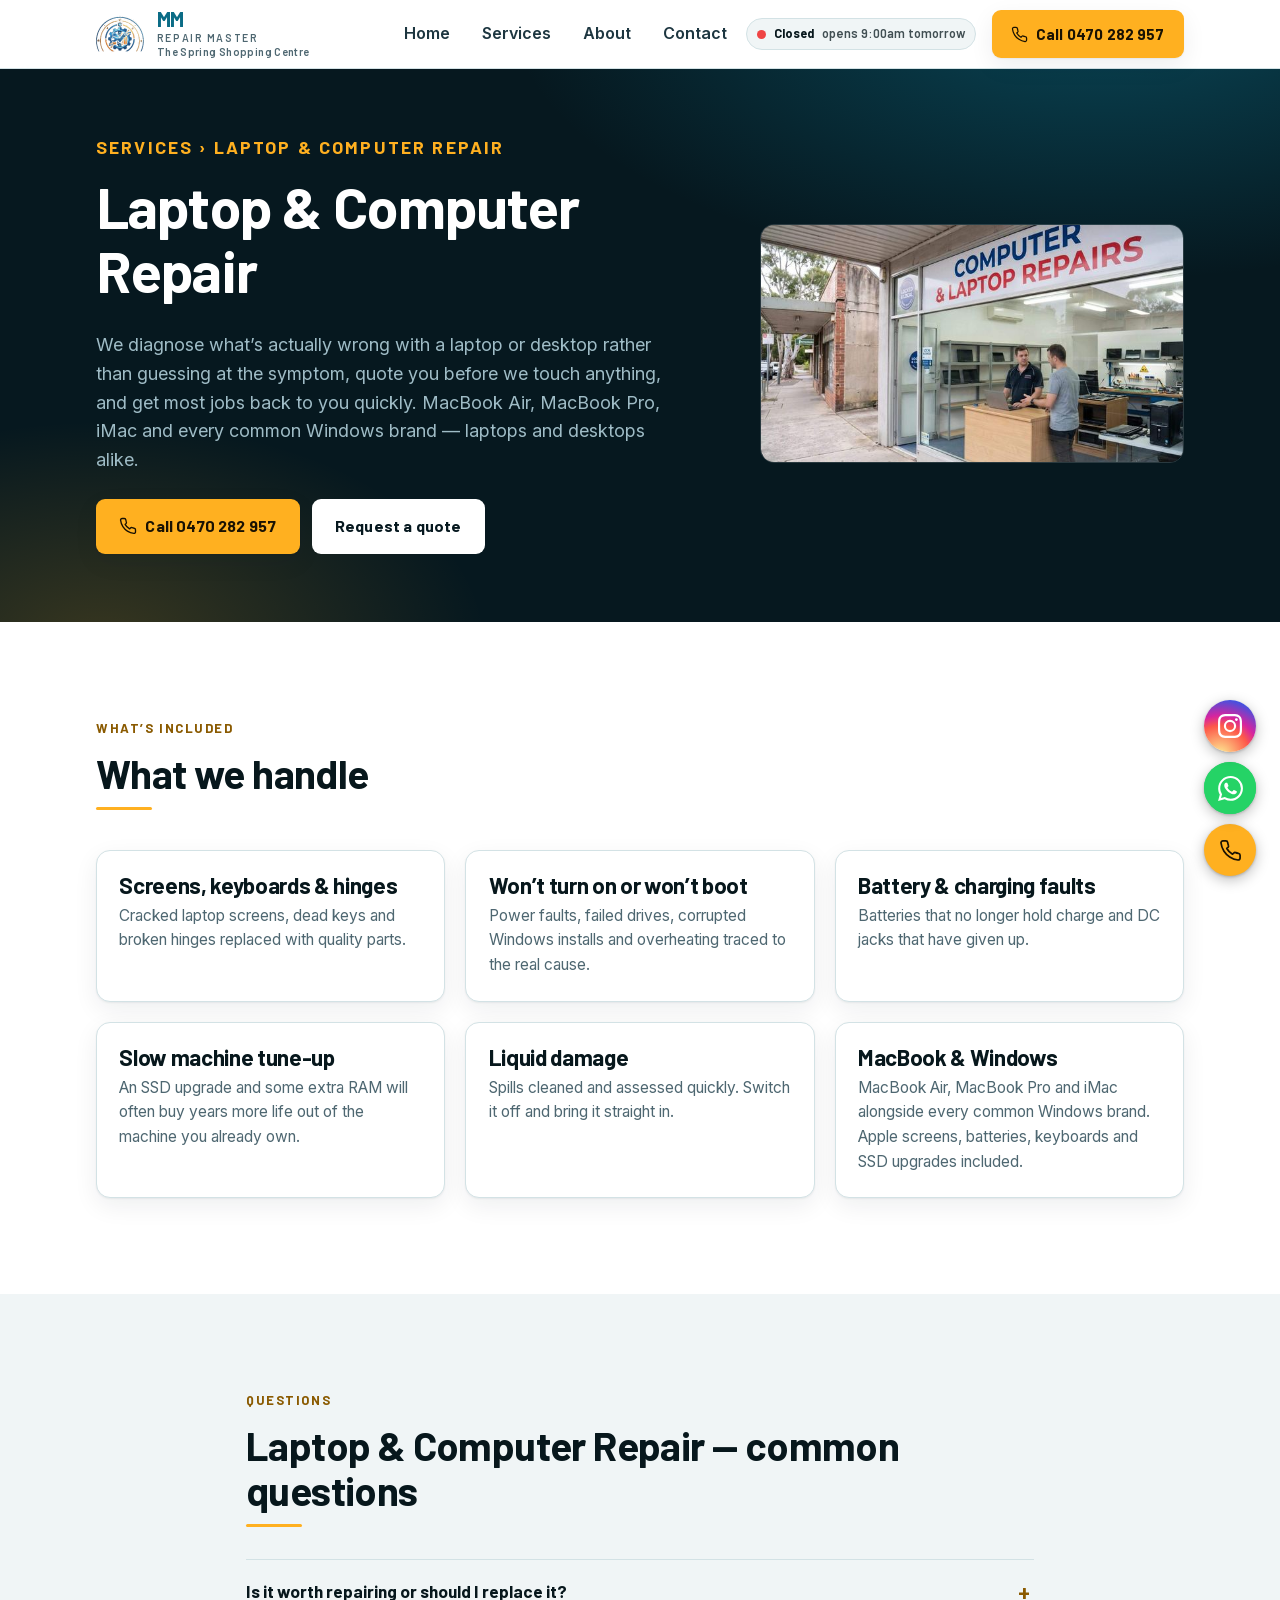
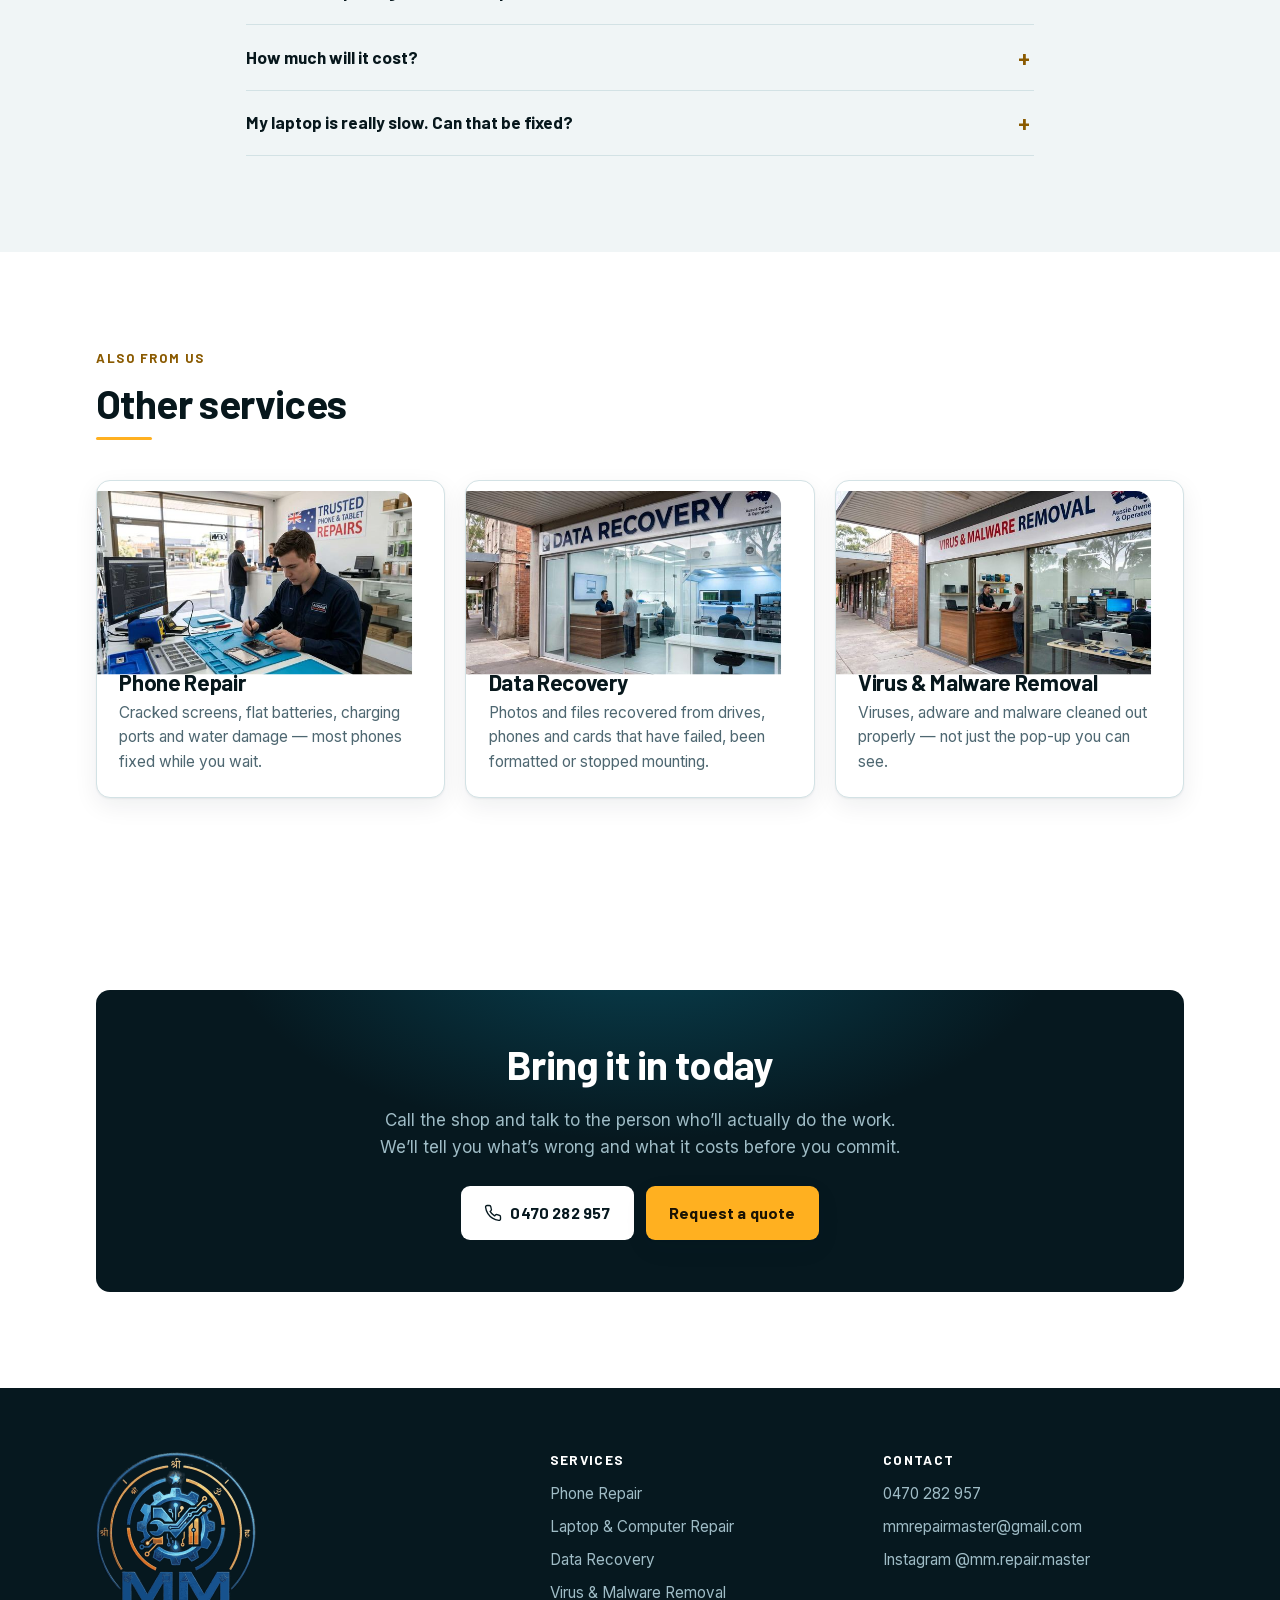
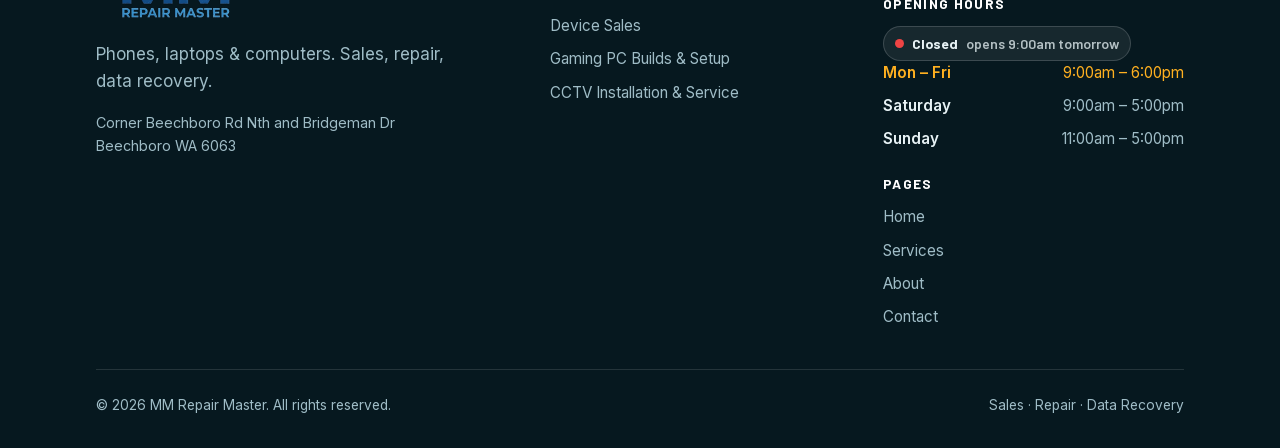
<file: services/computer-laptop-repair.html>
<!doctype html>
<html lang="en-AU">
<head>
<meta charset="utf-8">
<meta name="viewport" content="width=device-width, initial-scale=1">
<title>MacBook &amp; Laptop Repair in Beechboro | MM Repair Master</title>
<meta name="description" content="MacBook, laptop and computer repair in Beechboro, Perth. Screen and battery replacement, boot failures, failed drives, slow machines and SSD upgrades. MacBook Air, MacBook Pro and Windows. Call 0470 282 957.">
<link rel="canonical" href="https://www.mmrepairmaster.com.au/services/computer-laptop-repair.html">
<meta name="robots" content="index, follow, max-image-preview:large">
<meta name="theme-color" content="#06181f">

<meta property="og:type" content="website">
<meta property="og:site_name" content="MM Repair Master">
<meta property="og:title" content="MacBook &amp; Laptop Repair in Beechboro | MM Repair Master">
<meta property="og:description" content="MacBook, laptop and computer repair in Beechboro, Perth. Screen and battery replacement, boot failures, failed drives, slow machines and SSD upgrades. MacBook Air, MacBook Pro and Windows. Call 0470 282 957.">
<meta property="og:url" content="https://www.mmrepairmaster.com.au/services/computer-laptop-repair.html">
<meta property="og:locale" content="en_AU">
<meta name="twitter:card" content="summary_large_image">

<link rel="preload" as="font" type="font/woff2" fetchpriority="low" href="../assets/fonts/inter-var.woff2" crossorigin><link rel="preload" as="font" type="font/woff2" fetchpriority="low" href="../assets/fonts/barlow-700.woff2" crossorigin><link rel="preload" as="font" type="font/woff2" fetchpriority="low" href="../assets/fonts/barlow-600.woff2" crossorigin>


<noscript></noscript>
<meta property="og:image" content="https://www.mmrepairmaster.com.au/assets/og-image.png">
<meta property="og:image:width" content="1200">
<meta property="og:image:height" content="630">
<meta name="twitter:image" content="https://www.mmrepairmaster.com.au/assets/og-image.png">
<link rel="icon" type="image/png" sizes="32x32" href="../assets/favicon-32.png">
<link rel="apple-touch-icon" href="../assets/icon.png">
<link rel="stylesheet" href="../assets/style.css?v=4">
<script type="application/ld+json">{"@context":"https://schema.org","@graph":[{"@type":"Service","name":"Laptop & Computer Repair","description":"We diagnose what\u2019s actually wrong with a laptop or desktop rather than guessing at the symptom, quote you before we touch anything, and get most jobs back to you quickly. MacBook Air, MacBook Pro, iMac and every common Windows brand &mdash; laptops and desktops alike.","provider":{"@type":"LocalBusiness","name":"MM Repair Master","telephone":"0470 282 957","url":"https://www.mmrepairmaster.com.au/"},"areaServed":{"@type":"City","name":"Perth"},"url":"https://www.mmrepairmaster.com.au/services/computer-laptop-repair.html"},{"@context":"https://schema.org","@type":"FAQPage","mainEntity":[{"@type":"Question","name":"Is it worth repairing or should I replace it?","acceptedAnswer":{"@type":"Answer","text":"We'll tell you honestly. Plenty of places will sell you a new machine when the old one needs a drive. If the repair doesn't make financial sense we'll say so - and we sell devices too, so either way we can help."}},{"@type":"Question","name":"How much will it cost?","acceptedAnswer":{"@type":"Answer","text":"We diagnose the fault and quote you before any work starts. You approve the price first."}},{"@type":"Question","name":"My laptop is really slow. Can that be fixed?","acceptedAnswer":{"@type":"Answer","text":"Almost always, and usually cheaply. A mechanical hard drive swapped for an SSD is the single biggest difference you can make to an older machine."}}]},{"@type":"BreadcrumbList","itemListElement":[{"@type":"ListItem","position":1,"name":"Home","item":"https://www.mmrepairmaster.com.au/"},{"@type":"ListItem","position":2,"name":"Our Services","item":"https://www.mmrepairmaster.com.au/services.html"},{"@type":"ListItem","position":3,"name":"Laptop & Computer Repair","item":"https://www.mmrepairmaster.com.au/services/computer-laptop-repair.html"}]}]}</script>
</head>
<body>
<a class="skip-link" href="#main">Skip to content</a>
<header class="site-header">
  <div class="wrap site-header__inner">
    <a class="logo" href="../index.html">
      <img class="logo__mark" src="../assets/icon.png" alt="" width="40" height="40" decoding="async">
      <span class="logo__text"><strong>MM</strong><em>Repair Master</em><small>The Spring Shopping Centre</small></span>
    </a>
    <nav class="nav" aria-label="Main"><a href="../index.html">Home</a><a href="../services.html">Services</a><a href="../about.html">About</a><a href="../contact.html">Contact</a></nav>
    <div class="hours-status hours-status--hdr" data-hours-status="header"></div>
    <a class="btn btn--primary header-cta" href="tel:+61470282957"><svg width="17" height="17" viewBox="0 0 24 24" fill="none" stroke="currentColor" stroke-width="1.8" stroke-linecap="round" stroke-linejoin="round" aria-hidden="true"><path d="M22 16.9v3a2 2 0 0 1-2.2 2 19.8 19.8 0 0 1-8.6-3.1 19.5 19.5 0 0 1-6-6A19.8 19.8 0 0 1 2.1 4.2 2 2 0 0 1 4.1 2h3a2 2 0 0 1 2 1.7c.1 1 .4 2 .7 2.9a2 2 0 0 1-.4 2.1L8.1 9.9a16 16 0 0 0 6 6l1.2-1.2a2 2 0 0 1 2.1-.5c.9.4 1.9.6 2.9.8a2 2 0 0 1 1.7 2z"/></svg> Call 0470 282 957</a>
    <a class="hdr-call" href="tel:+61470282957" aria-label="Call 0470 282 957"><svg width="21" height="21" viewBox="0 0 24 24" fill="none" stroke="currentColor" stroke-width="1.9" stroke-linecap="round" stroke-linejoin="round" aria-hidden="true"><path d="M22 16.9v3a2 2 0 0 1-2.2 2 19.8 19.8 0 0 1-8.6-3.1 19.5 19.5 0 0 1-6-6A19.8 19.8 0 0 1 2.1 4.2 2 2 0 0 1 4.1 2h3a2 2 0 0 1 2 1.7c.1 1 .4 2 .7 2.9a2 2 0 0 1-.4 2.1L8.1 9.9a16 16 0 0 0 6 6l1.2-1.2a2 2 0 0 1 2.1-.5c.9.4 1.9.6 2.9.8a2 2 0 0 1 1.7 2z"/></svg></a>
    <button class="burger" type="button" aria-expanded="false" aria-label="Open menu" aria-controls="mnav">
      <svg width="24" height="24" viewBox="0 0 24 24" fill="none" stroke="currentColor" stroke-width="2" stroke-linecap="round" aria-hidden="true"><path d="M3 6h18M3 12h18M3 18h18"/></svg>
    </button>
  </div>
  <div class="mobile-nav" id="mnav">
    <div class="mnav-hours">
      <div class="hours-status hours-status--lg" data-hours-status="mob"></div>
      <ul class="hours-mini hours-mini--light">
        <li><span>Mon &ndash; Fri</span><span>9:00am &ndash; 6:00pm</span></li>
        <li><span>Saturday</span><span>9:00am &ndash; 5:00pm</span></li>
        <li><span>Sunday</span><span>11:00am &ndash; 5:00pm</span></li>
      </ul>
    </div>
    <a href="../index.html">Home</a><a href="../services.html">Services</a><a href="../about.html">About</a><a href="../contact.html">Contact</a>
    <a class="btn btn--primary" href="tel:+61470282957">Call 0470 282 957</a>
  </div>
</header>
<main id="main"><a class="locbar" href="https://www.google.com/maps/search/?api=1&amp;query=Beechboro+Rd+Nth+and+Bridgeman+Dr+Beechboro+WA+6063" target="_blank" rel="noopener" aria-label="Corner Beechboro Rd Nth and Bridgeman Dr, Beechboro WA 6063 - open directions in Google Maps"><span class="locbar__pin" aria-hidden="true"><svg width="15" height="15" viewBox="0 0 24 24" fill="none" stroke="currentColor" stroke-width="2.2" stroke-linecap="round" stroke-linejoin="round"><path d="M20 10c0 6-8 12-8 12s-8-6-8-12a8 8 0 0 1 16 0Z"/><circle cx="12" cy="10" r="3"/></svg></span><span class="locbar__text"><strong>The Spring Shopping Centre</strong> <small>Beechboro 6063</small></span><span class="locbar__go" aria-hidden="true"><svg width="14" height="14" viewBox="0 0 24 24" fill="none" stroke="currentColor" stroke-width="2.4" stroke-linecap="round" stroke-linejoin="round"><path d="M5 12h13M12 5l7 7-7 7"/></svg></span></a>
<section class="hero hero--service" style="padding-top:clamp(36px,7vw,64px);padding-bottom:clamp(40px,7vw,68px)">
  <div class="wrap">
    <div>
      <p class="eyebrow"><a href="../services.html" style="color:inherit;text-decoration:none">Services</a> &rsaquo; Laptop &amp; Computer Repair</p>
      <h1>Laptop &amp; Computer Repair</h1>
      <p>We diagnose what&rsquo;s actually wrong with a laptop or desktop rather than guessing at the symptom, quote you before we touch anything, and get most jobs back to you quickly. MacBook Air, MacBook Pro, iMac and every common Windows brand &mdash; laptops and desktops alike.</p>
      <div class="btn-row">
        <a class="btn btn--primary" href="tel:+61470282957"><svg width="18" height="18" viewBox="0 0 24 24" fill="none" stroke="currentColor" stroke-width="1.8" stroke-linecap="round" stroke-linejoin="round" aria-hidden="true"><path d="M22 16.9v3a2 2 0 0 1-2.2 2 19.8 19.8 0 0 1-8.6-3.1 19.5 19.5 0 0 1-6-6A19.8 19.8 0 0 1 2.1 4.2 2 2 0 0 1 4.1 2h3a2 2 0 0 1 2 1.7c.1 1 .4 2 .7 2.9a2 2 0 0 1-.4 2.1L8.1 9.9a16 16 0 0 0 6 6l1.2-1.2a2 2 0 0 1 2.1-.5c.9.4 1.9.6 2.9.8a2 2 0 0 1 1.7 2z"/></svg> Call 0470 282 957</a>
        <a class="btn btn--onnavy" href="../contact.html">Request a quote</a>
      </div>
    </div>
    <img srcset="../assets/photos/computer-laptop-repair-640.jpg 640w, ../assets/photos/computer-laptop-repair-768.jpg 768w, ../assets/photos/computer-laptop-repair-1024.jpg 1024w, ../assets/photos/computer-laptop-repair-1280.jpg 1280w, ../assets/photos/computer-laptop-repair.jpg 1600w" sizes="(min-width:900px) 440px, 90vw" class="hero__art" src="../assets/photos/computer-laptop-repair.jpg" alt="" width="800" height="450" decoding="async" onerror="this.onerror=null;this.src='../assets/img/computer-laptop-repair.svg'">
  </div>
</section>

<section class="section">
  <div class="wrap">
    <p class="eyebrow reveal">What&rsquo;s included</p>
    <h2 class="reveal">What we handle</h2>
    <div class="grid grid--3" style="margin-top:2.5rem">
        <div class="card reveal">
          <h3>Screens, keyboards &amp; hinges</h3>
          <p>Cracked laptop screens, dead keys and broken hinges replaced with quality parts.</p>
        </div>
        <div class="card reveal">
          <h3>Won&rsquo;t turn on or won&rsquo;t boot</h3>
          <p>Power faults, failed drives, corrupted Windows installs and overheating traced to the real cause.</p>
        </div>
        <div class="card reveal">
          <h3>Battery &amp; charging faults</h3>
          <p>Batteries that no longer hold charge and DC jacks that have given up.</p>
        </div>
        <div class="card reveal">
          <h3>Slow machine tune-up</h3>
          <p>An SSD upgrade and some extra RAM will often buy years more life out of the machine you already own.</p>
        </div>
        <div class="card reveal">
          <h3>Liquid damage</h3>
          <p>Spills cleaned and assessed quickly. Switch it off and bring it straight in.</p>
        </div>
        <div class="card reveal">
          <h3>MacBook &amp; Windows</h3>
          <p>MacBook Air, MacBook Pro and iMac alongside every common Windows brand. Apple screens, batteries, keyboards and SSD upgrades included.</p>
        </div>
    </div>
  </div>
</section>

<section class="section section--surface">
  <div class="wrap" style="max-width:820px">
    <p class="eyebrow reveal">Questions</p>
    <h2 class="reveal">Laptop &amp; Computer Repair &mdash; common questions</h2>
    <div class="reveal" style="margin-top:2rem"><div class="faq"><details><summary>Is it worth repairing or should I replace it?</summary><p>We&rsquo;ll tell you honestly. Plenty of places will sell you a new machine when the old one needs a drive. If the repair doesn&rsquo;t make financial sense we&rsquo;ll say so &mdash; and we sell devices too, so either way we can help.</p></details><details><summary>How much will it cost?</summary><p>We diagnose the fault and quote you before any work starts. You approve the price first.</p></details><details><summary>My laptop is really slow. Can that be fixed?</summary><p>Almost always, and usually cheaply. A mechanical hard drive swapped for an SSD is the single biggest difference you can make to an older machine.</p></details></div></div>
  </div>
</section>

<section class="section">
  <div class="wrap">
    <p class="eyebrow reveal">Also from us</p>
    <h2 class="reveal">Other services</h2>
    <div class="grid grid--3" style="margin-top:2.5rem">
        <a class="card card--link reveal" href="phone-repair.html">
          <img srcset="../assets/photos/phone-repair-640.jpg 640w, ../assets/photos/phone-repair-768.jpg 768w, ../assets/photos/phone-repair-1024.jpg 1024w, ../assets/photos/phone-repair-1280.jpg 1280w, ../assets/photos/phone-repair.jpg 1600w" sizes="(min-width:880px) 360px, (min-width:620px) 45vw, 86vw" class="card__media" src="../assets/photos/phone-repair.jpg" alt="" loading="lazy" width="800" height="450" onerror="this.onerror=null;this.src='../assets/img/phone-repair.svg'">
          <h3>Phone Repair</h3>
          <p>Cracked screens, flat batteries, charging ports and water damage &mdash; most phones fixed while you wait.</p>
        </a>
        <a class="card card--link reveal" href="data-recovery.html">
          <img srcset="../assets/photos/data-recovery-640.jpg 640w, ../assets/photos/data-recovery-768.jpg 768w, ../assets/photos/data-recovery-1024.jpg 1024w, ../assets/photos/data-recovery-1280.jpg 1280w, ../assets/photos/data-recovery.jpg 1600w" sizes="(min-width:880px) 360px, (min-width:620px) 45vw, 86vw" class="card__media" src="../assets/photos/data-recovery.jpg" alt="" loading="lazy" width="800" height="450" onerror="this.onerror=null;this.src='../assets/img/data-recovery.svg'">
          <h3>Data Recovery</h3>
          <p>Photos and files recovered from drives, phones and cards that have failed, been formatted or stopped mounting.</p>
        </a>
        <a class="card card--link reveal" href="virus-malware-removal.html">
          <img srcset="../assets/photos/virus-malware-removal-640.jpg 640w, ../assets/photos/virus-malware-removal-768.jpg 768w, ../assets/photos/virus-malware-removal-1024.jpg 1024w, ../assets/photos/virus-malware-removal-1280.jpg 1280w, ../assets/photos/virus-malware-removal.jpg 1600w" sizes="(min-width:880px) 360px, (min-width:620px) 45vw, 86vw" class="card__media" src="../assets/photos/virus-malware-removal.jpg" alt="" loading="lazy" width="800" height="450" onerror="this.onerror=null;this.src='../assets/img/virus-malware-removal.svg'">
          <h3>Virus &amp; Malware Removal</h3>
          <p>Viruses, adware and malware cleaned out properly &mdash; not just the pop-up you can see.</p>
        </a>
    </div>
  </div>
</section>

<section class="section">
  <div class="wrap">
    <div class="band reveal">
      <h2>Bring it in today</h2>
      <p>Call the shop and talk to the person who&rsquo;ll actually do the work. We&rsquo;ll tell you what&rsquo;s wrong and what it costs before you commit.</p>
      <div class="btn-row">
        <a class="btn btn--onnavy" href="tel:+61470282957"><svg width="18" height="18" viewBox="0 0 24 24" fill="none" stroke="currentColor" stroke-width="1.8" stroke-linecap="round" stroke-linejoin="round" aria-hidden="true"><path d="M22 16.9v3a2 2 0 0 1-2.2 2 19.8 19.8 0 0 1-8.6-3.1 19.5 19.5 0 0 1-6-6A19.8 19.8 0 0 1 2.1 4.2 2 2 0 0 1 4.1 2h3a2 2 0 0 1 2 1.7c.1 1 .4 2 .7 2.9a2 2 0 0 1-.4 2.1L8.1 9.9a16 16 0 0 0 6 6l1.2-1.2a2 2 0 0 1 2.1-.5c.9.4 1.9.6 2.9.8a2 2 0 0 1 1.7 2z"/></svg> 0470 282 957</a>
        <a class="btn btn--primary" href="../contact.html">Request a quote</a>
      </div>
    </div>
  </div>
</section>

</main>
<footer class="site-footer">
  <div class="wrap">
    <div class="footer-grid">
      <div>
        <a class="logo logo--footer" href="../index.html" aria-label="MM Repair Master home">
          <img src="../assets/logo.png" alt="MM Repair Master"
               width="160" height="166" decoding="async" loading="lazy">
        </a>
        <p style="color:var(--on-navy-muted);max-width:34ch">Phones, laptops &amp; computers. Sales, repair, data recovery.</p>
        <p style="color:var(--on-navy-muted);font-size:.9rem">
          Corner Beechboro Rd Nth and Bridgeman Dr<br>Beechboro WA 6063
        </p>
      </div>
      <div>
        <h4>Services</h4>
        <ul><li><a href="../services/phone-repair.html">Phone Repair</a></li><li><a href="../services/computer-laptop-repair.html">Laptop &amp; Computer Repair</a></li><li><a href="../services/data-recovery.html">Data Recovery</a></li><li><a href="../services/virus-malware-removal.html">Virus &amp; Malware Removal</a></li><li><a href="../services/device-sales.html">Device Sales</a></li><li><a href="../services/gaming-pc-setup.html">Gaming PC Builds &amp; Setup</a></li><li><a href="../services/cctv-installation.html">CCTV Installation &amp; Service</a></li></ul>
      </div>
      <div>
        <h4>Contact</h4>
        <ul>
          <li><a href="tel:+61470282957">0470 282 957</a></li>
          <li><a href="mailto:mmrepairmaster@gmail.com">mmrepairmaster@gmail.com</a></li>
          <li><a href="https://www.instagram.com/mm.repair.master/" rel="noopener">Instagram @mm.repair.master</a></li>
        </ul>
        <h4 style="margin-top:1.5rem">Opening hours</h4>
        <div class="hours-status" data-hours-status></div>
        <ul class="hours-mini">
          <li><span>Mon &ndash; Fri</span><span>9:00am &ndash; 6:00pm</span></li>
          <li><span>Saturday</span><span>9:00am &ndash; 5:00pm</span></li>
          <li><span>Sunday</span><span>11:00am &ndash; 5:00pm</span></li>
        </ul>
        <h4 style="margin-top:1.5rem">Pages</h4>
        <ul><li><a href="../index.html">Home</a></li><li><a href="../services.html">Services</a></li><li><a href="../about.html">About</a></li><li><a href="../contact.html">Contact</a></li></ul>
      </div>
    </div>
    <div class="footer-bottom">
      <span>&copy; <span id="yr">2026</span> MM Repair Master. All rights reserved.</span>
      <span>Sales &middot; Repair &middot; Data Recovery</span>
    </div>
  </div>
</footer>

<div class="fab-stack">
  <a class="fab fab--call" href="tel:+61470282957" aria-label="Call 0470 282 957">
    <span class="fab__label">Call 0470 282 957</span><svg width="23" height="23" viewBox="0 0 24 24" fill="none" stroke="currentColor" stroke-width="1.8" stroke-linecap="round" stroke-linejoin="round" aria-hidden="true"><path d="M22 16.9v3a2 2 0 0 1-2.2 2 19.8 19.8 0 0 1-8.6-3.1 19.5 19.5 0 0 1-6-6A19.8 19.8 0 0 1 2.1 4.2 2 2 0 0 1 4.1 2h3a2 2 0 0 1 2 1.7c.1 1 .4 2 .7 2.9a2 2 0 0 1-.4 2.1L8.1 9.9a16 16 0 0 0 6 6l1.2-1.2a2 2 0 0 1 2.1-.5c.9.4 1.9.6 2.9.8a2 2 0 0 1 1.7 2z"/></svg>
  </a>
  <a class="fab fab--whatsapp" href="https://wa.me/61470282957" target="_blank" rel="noopener"
     aria-label="Message us on WhatsApp">
    <span class="fab__label">WhatsApp us</span><svg width="25" height="25" viewBox="0 0 24 24" fill="none" stroke="currentColor" stroke-width="1.8" stroke-linecap="round" stroke-linejoin="round" aria-hidden="true"><path fill="currentColor" stroke="none" d="M17.472 14.382c-.297-.149-1.758-.867-2.03-.967-.273-.099-.471-.148-.67.15-.197.297-.767.966-.94 1.164-.173.199-.347.223-.644.075-.297-.149-1.255-.463-2.39-1.475-.883-.788-1.48-1.761-1.653-2.059-.173-.297-.018-.458.13-.606.134-.133.298-.347.446-.52.149-.174.198-.298.298-.497.099-.198.05-.371-.025-.52-.075-.149-.669-1.612-.916-2.207-.242-.579-.487-.5-.669-.51-.173-.008-.371-.01-.57-.01-.198 0-.52.074-.792.372-.272.297-1.04 1.016-1.04 2.479 0 1.462 1.065 2.875 1.213 3.074.149.198 2.096 3.2 5.077 4.487.709.306 1.262.489 1.694.625.712.227 1.36.195 1.871.118.571-.085 1.758-.719 2.006-1.413.248-.694.248-1.289.173-1.413-.074-.124-.272-.198-.57-.347m-5.421 7.403h-.004a9.87 9.87 0 0 1-5.031-1.378l-.361-.214-3.741.982.998-3.648-.235-.374a9.86 9.86 0 0 1-1.51-5.26c.001-5.45 4.436-9.884 9.888-9.884 2.64 0 5.122 1.03 6.988 2.898a9.825 9.825 0 0 1 2.893 6.994c-.003 5.45-4.437 9.884-9.885 9.884m8.413-18.297A11.815 11.815 0 0 0 12.05 0C5.495 0 .16 5.335.157 11.892c0 2.096.547 4.142 1.588 5.945L.057 24l6.305-1.654a11.882 11.882 0 0 0 5.683 1.448h.005c6.554 0 11.89-5.335 11.893-11.893a11.821 11.821 0 0 0-3.48-8.413z"/></svg>
  </a>
  <a class="fab fab--instagram" href="https://www.instagram.com/mm.repair.master/" target="_blank" rel="noopener"
     aria-label="MM Repair Master on Instagram">
    <span class="fab__label">@mm.repair.master</span><svg width="24" height="24" viewBox="0 0 24 24" fill="none" stroke="currentColor" stroke-width="1.8" stroke-linecap="round" stroke-linejoin="round" aria-hidden="true"><path fill="currentColor" stroke="none" d="M12 2.163c3.204 0 3.584.012 4.85.07 3.252.148 4.771 1.691 4.919 4.919.058 1.265.069 1.645.069 4.849 0 3.205-.012 3.584-.069 4.849-.149 3.225-1.664 4.771-4.919 4.919-1.266.058-1.644.07-4.85.07-3.204 0-3.584-.012-4.849-.07-3.26-.149-4.771-1.699-4.919-4.92-.058-1.265-.07-1.644-.07-4.849 0-3.204.013-3.583.07-4.849.149-3.227 1.664-4.771 4.919-4.919 1.266-.057 1.645-.069 4.849-.069zM12 0C8.741 0 8.333.014 7.053.072 2.695.272.273 2.69.073 7.052.014 8.333 0 8.741 0 12c0 3.259.014 3.668.072 4.948.2 4.358 2.618 6.78 6.98 6.98C8.333 23.986 8.741 24 12 24c3.259 0 3.668-.014 4.948-.072 4.354-.2 6.782-2.618 6.979-6.98.059-1.28.073-1.689.073-4.948 0-3.259-.014-3.667-.072-4.947-.196-4.354-2.617-6.78-6.979-6.98C15.668.014 15.259 0 12 0zm0 5.838a6.162 6.162 0 1 0 0 12.324 6.162 6.162 0 0 0 0-12.324zM12 16a4 4 0 1 1 0-8 4 4 0 0 1 0 8zm6.406-11.845a1.44 1.44 0 1 0 0 2.881 1.44 1.44 0 0 0 0-2.881z"/></svg>
  </a>
</div>
<div class="callbar">
  <a href="tel:+61470282957"><svg width="18" height="18" viewBox="0 0 24 24" fill="none" stroke="currentColor" stroke-width="1.8" stroke-linecap="round" stroke-linejoin="round" aria-hidden="true"><path d="M22 16.9v3a2 2 0 0 1-2.2 2 19.8 19.8 0 0 1-8.6-3.1 19.5 19.5 0 0 1-6-6A19.8 19.8 0 0 1 2.1 4.2 2 2 0 0 1 4.1 2h3a2 2 0 0 1 2 1.7c.1 1 .4 2 .7 2.9a2 2 0 0 1-.4 2.1L8.1 9.9a16 16 0 0 0 6 6l1.2-1.2a2 2 0 0 1 2.1-.5c.9.4 1.9.6 2.9.8a2 2 0 0 1 1.7 2z"/></svg> Call now</a>
  <a href="../contact.html"><svg width="18" height="18" viewBox="0 0 24 24" fill="none" stroke="currentColor" stroke-width="1.8" stroke-linecap="round" stroke-linejoin="round" aria-hidden="true"><rect x="2" y="4" width="20" height="16" rx="2"/><path d="m2 7 10 6 10-6"/></svg> Get a quote</a>
</div>

<script>document.getElementById('yr').textContent=new Date().getFullYear();</script>
<script src="../assets/site.js?v=4" defer></script>
</body>
</html>
</file>
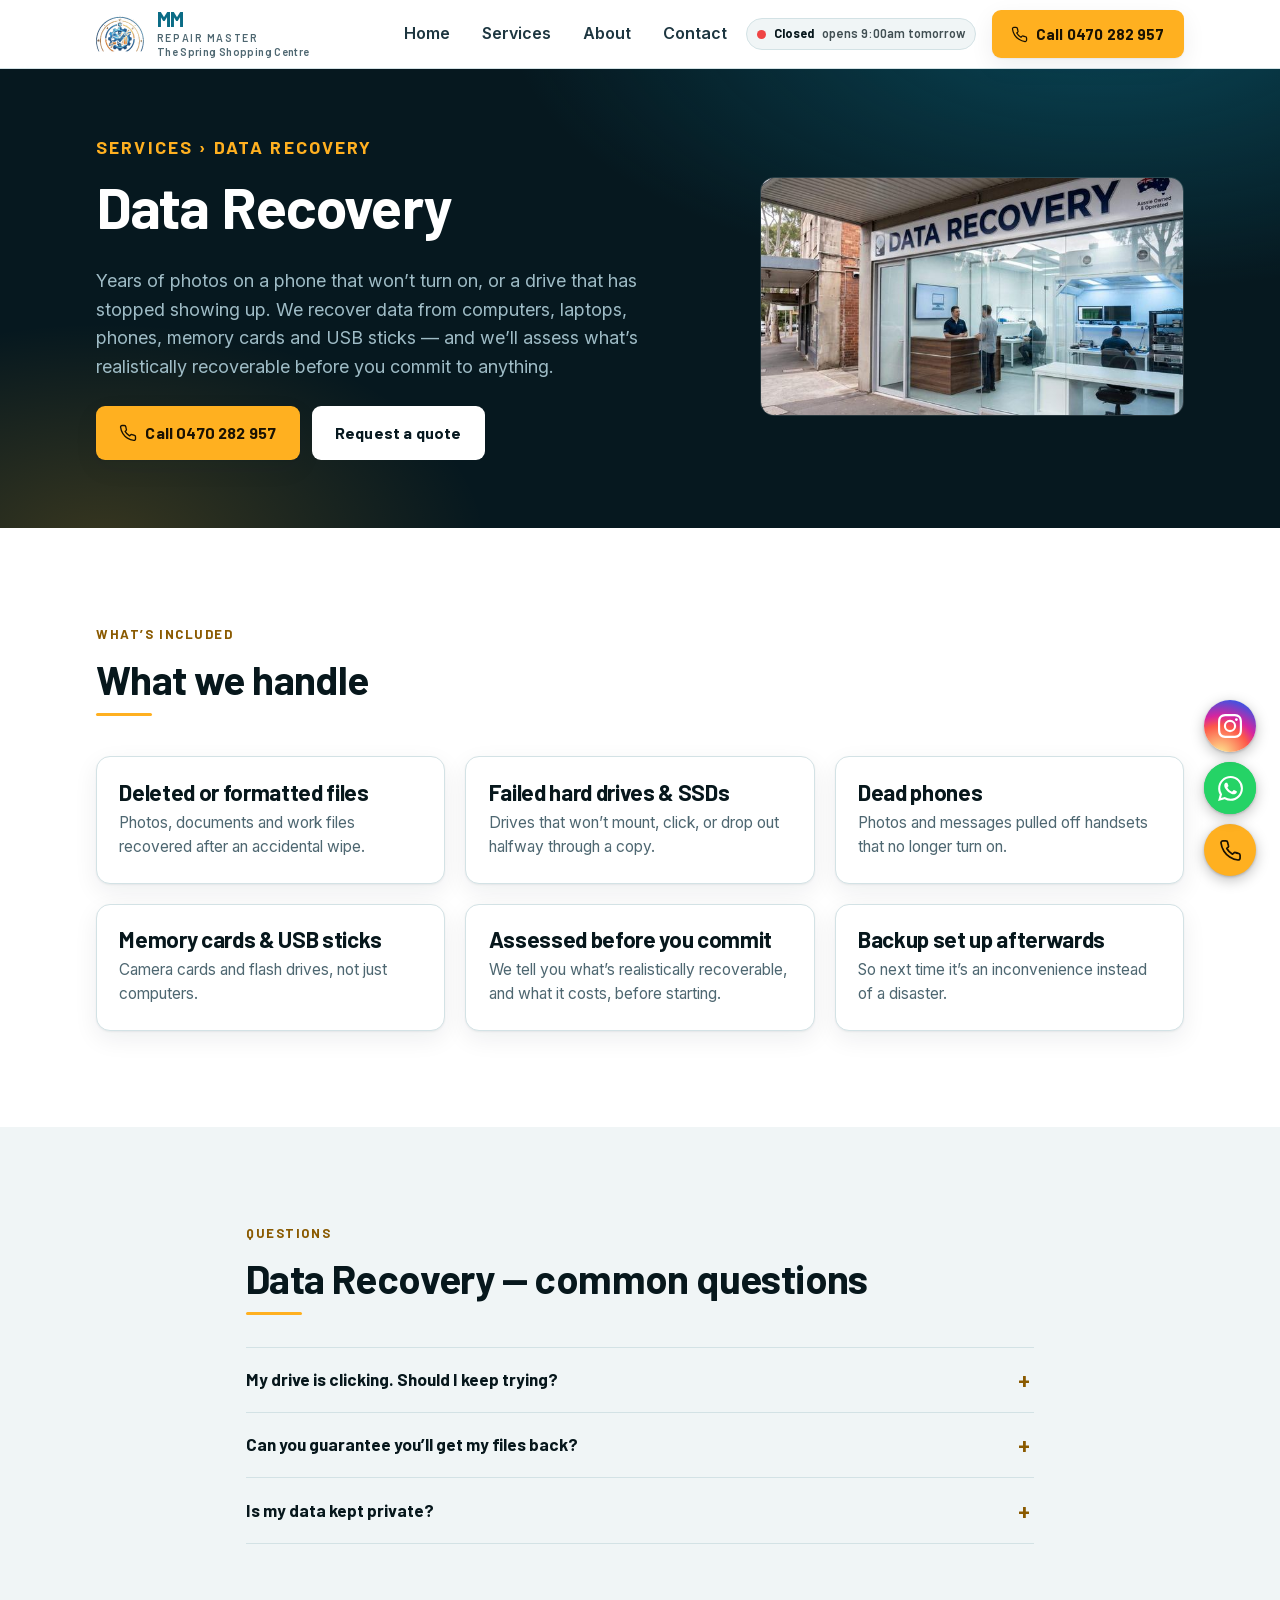
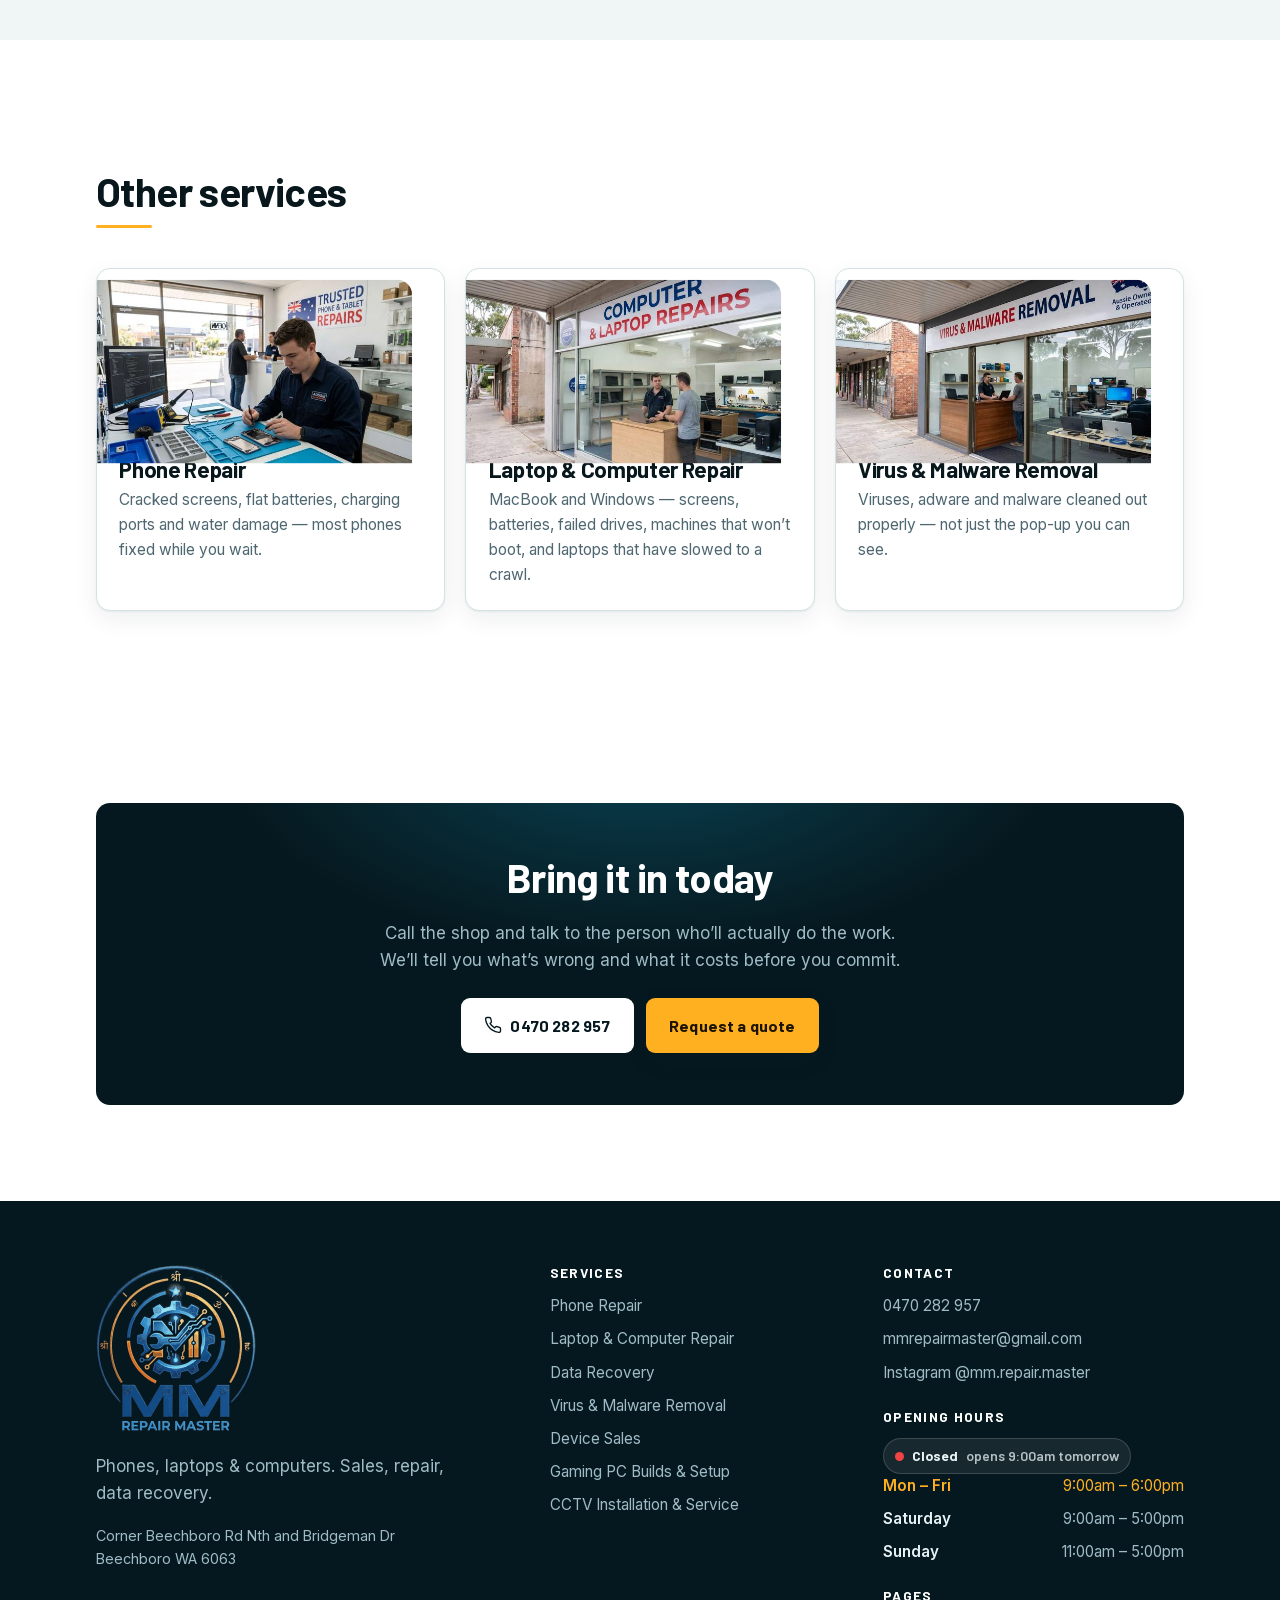
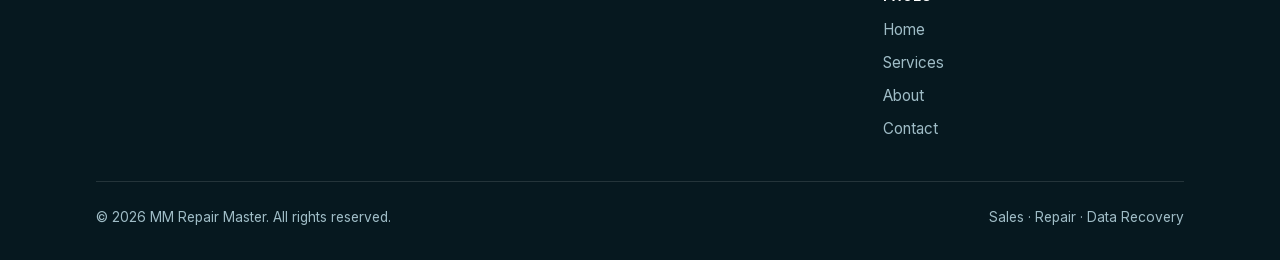
<file: services/data-recovery.html>
<!doctype html>
<html lang="en-AU">
<head>
<meta charset="utf-8">
<meta name="viewport" content="width=device-width, initial-scale=1">
<title>Data Recovery | MM Repair Master</title>
<meta name="description" content="Data recovery in Beechboro, Perth. Recover photos and files from failed drives, formatted disks, dead phones, memory cards and USB sticks. Free assessment first. Call 0470 282 957.">
<link rel="canonical" href="https://www.mmrepairmaster.com.au/services/data-recovery.html">
<meta name="robots" content="index, follow, max-image-preview:large">
<meta name="theme-color" content="#06181f">

<meta property="og:type" content="website">
<meta property="og:site_name" content="MM Repair Master">
<meta property="og:title" content="Data Recovery | MM Repair Master">
<meta property="og:description" content="Data recovery in Beechboro, Perth. Recover photos and files from failed drives, formatted disks, dead phones, memory cards and USB sticks. Free assessment first. Call 0470 282 957.">
<meta property="og:url" content="https://www.mmrepairmaster.com.au/services/data-recovery.html">
<meta property="og:locale" content="en_AU">
<meta name="twitter:card" content="summary_large_image">

<link rel="preload" as="font" type="font/woff2" fetchpriority="low" href="../assets/fonts/inter-var.woff2" crossorigin><link rel="preload" as="font" type="font/woff2" fetchpriority="low" href="../assets/fonts/barlow-700.woff2" crossorigin><link rel="preload" as="font" type="font/woff2" fetchpriority="low" href="../assets/fonts/barlow-600.woff2" crossorigin>


<noscript></noscript>
<meta property="og:image" content="https://www.mmrepairmaster.com.au/assets/og-image.png">
<meta property="og:image:width" content="1200">
<meta property="og:image:height" content="630">
<meta name="twitter:image" content="https://www.mmrepairmaster.com.au/assets/og-image.png">
<link rel="icon" type="image/png" sizes="32x32" href="../assets/favicon-32.png">
<link rel="apple-touch-icon" href="../assets/icon.png">
<link rel="stylesheet" href="../assets/style.css?v=4">
<script type="application/ld+json">{"@context":"https://schema.org","@graph":[{"@type":"Service","name":"Data Recovery","description":"Years of photos on a phone that won\u2019t turn on, or a drive that has stopped showing up. We recover data from computers, laptops, phones, memory cards and USB sticks \u2014 and we\u2019ll assess what\u2019s realistically recoverable before you commit to anything.","provider":{"@type":"LocalBusiness","name":"MM Repair Master","telephone":"0470 282 957","url":"https://www.mmrepairmaster.com.au/"},"areaServed":{"@type":"City","name":"Perth"},"url":"https://www.mmrepairmaster.com.au/services/data-recovery.html"},{"@context":"https://schema.org","@type":"FAQPage","mainEntity":[{"@type":"Question","name":"My drive is clicking. Should I keep trying?","acceptedAnswer":{"@type":"Answer","text":"No - switch it off and bring it in. Every extra minute a failing mechanical drive spins, the less there is left to recover."}},{"@type":"Question","name":"Can you guarantee you'll get my files back?","acceptedAnswer":{"@type":"Answer","text":"Nobody honest can guarantee it. We assess the device first and tell you what we think is recoverable before you commit to anything."}},{"@type":"Question","name":"Is my data kept private?","acceptedAnswer":{"@type":"Answer","text":"Yes. Your data is handled confidentially and is never copied, kept or shared beyond what the recovery itself requires."}}]},{"@type":"BreadcrumbList","itemListElement":[{"@type":"ListItem","position":1,"name":"Home","item":"https://www.mmrepairmaster.com.au/"},{"@type":"ListItem","position":2,"name":"Our Services","item":"https://www.mmrepairmaster.com.au/services.html"},{"@type":"ListItem","position":3,"name":"Data Recovery","item":"https://www.mmrepairmaster.com.au/services/data-recovery.html"}]}]}</script>
</head>
<body>
<a class="skip-link" href="#main">Skip to content</a>
<header class="site-header">
  <div class="wrap site-header__inner">
    <a class="logo" href="../index.html">
      <img class="logo__mark" src="../assets/icon.png" alt="" width="40" height="40" decoding="async">
      <span class="logo__text"><strong>MM</strong><em>Repair Master</em><small>The Spring Shopping Centre</small></span>
    </a>
    <nav class="nav" aria-label="Main"><a href="../index.html">Home</a><a href="../services.html">Services</a><a href="../about.html">About</a><a href="../contact.html">Contact</a></nav>
    <div class="hours-status hours-status--hdr" data-hours-status="header"></div>
    <a class="btn btn--primary header-cta" href="tel:+61470282957"><svg width="17" height="17" viewBox="0 0 24 24" fill="none" stroke="currentColor" stroke-width="1.8" stroke-linecap="round" stroke-linejoin="round" aria-hidden="true"><path d="M22 16.9v3a2 2 0 0 1-2.2 2 19.8 19.8 0 0 1-8.6-3.1 19.5 19.5 0 0 1-6-6A19.8 19.8 0 0 1 2.1 4.2 2 2 0 0 1 4.1 2h3a2 2 0 0 1 2 1.7c.1 1 .4 2 .7 2.9a2 2 0 0 1-.4 2.1L8.1 9.9a16 16 0 0 0 6 6l1.2-1.2a2 2 0 0 1 2.1-.5c.9.4 1.9.6 2.9.8a2 2 0 0 1 1.7 2z"/></svg> Call 0470 282 957</a>
    <a class="hdr-call" href="tel:+61470282957" aria-label="Call 0470 282 957"><svg width="21" height="21" viewBox="0 0 24 24" fill="none" stroke="currentColor" stroke-width="1.9" stroke-linecap="round" stroke-linejoin="round" aria-hidden="true"><path d="M22 16.9v3a2 2 0 0 1-2.2 2 19.8 19.8 0 0 1-8.6-3.1 19.5 19.5 0 0 1-6-6A19.8 19.8 0 0 1 2.1 4.2 2 2 0 0 1 4.1 2h3a2 2 0 0 1 2 1.7c.1 1 .4 2 .7 2.9a2 2 0 0 1-.4 2.1L8.1 9.9a16 16 0 0 0 6 6l1.2-1.2a2 2 0 0 1 2.1-.5c.9.4 1.9.6 2.9.8a2 2 0 0 1 1.7 2z"/></svg></a>
    <button class="burger" type="button" aria-expanded="false" aria-label="Open menu" aria-controls="mnav">
      <svg width="24" height="24" viewBox="0 0 24 24" fill="none" stroke="currentColor" stroke-width="2" stroke-linecap="round" aria-hidden="true"><path d="M3 6h18M3 12h18M3 18h18"/></svg>
    </button>
  </div>
  <div class="mobile-nav" id="mnav">
    <div class="mnav-hours">
      <div class="hours-status hours-status--lg" data-hours-status="mob"></div>
      <ul class="hours-mini hours-mini--light">
        <li><span>Mon &ndash; Fri</span><span>9:00am &ndash; 6:00pm</span></li>
        <li><span>Saturday</span><span>9:00am &ndash; 5:00pm</span></li>
        <li><span>Sunday</span><span>11:00am &ndash; 5:00pm</span></li>
      </ul>
    </div>
    <a href="../index.html">Home</a><a href="../services.html">Services</a><a href="../about.html">About</a><a href="../contact.html">Contact</a>
    <a class="btn btn--primary" href="tel:+61470282957">Call 0470 282 957</a>
  </div>
</header>
<main id="main"><a class="locbar" href="https://www.google.com/maps/search/?api=1&amp;query=Beechboro+Rd+Nth+and+Bridgeman+Dr+Beechboro+WA+6063" target="_blank" rel="noopener" aria-label="Corner Beechboro Rd Nth and Bridgeman Dr, Beechboro WA 6063 - open directions in Google Maps"><span class="locbar__pin" aria-hidden="true"><svg width="15" height="15" viewBox="0 0 24 24" fill="none" stroke="currentColor" stroke-width="2.2" stroke-linecap="round" stroke-linejoin="round"><path d="M20 10c0 6-8 12-8 12s-8-6-8-12a8 8 0 0 1 16 0Z"/><circle cx="12" cy="10" r="3"/></svg></span><span class="locbar__text"><strong>The Spring Shopping Centre</strong> <small>Beechboro 6063</small></span><span class="locbar__go" aria-hidden="true"><svg width="14" height="14" viewBox="0 0 24 24" fill="none" stroke="currentColor" stroke-width="2.4" stroke-linecap="round" stroke-linejoin="round"><path d="M5 12h13M12 5l7 7-7 7"/></svg></span></a>
<section class="hero hero--service" style="padding-top:clamp(36px,7vw,64px);padding-bottom:clamp(40px,7vw,68px)">
  <div class="wrap">
    <div>
      <p class="eyebrow"><a href="../services.html" style="color:inherit;text-decoration:none">Services</a> &rsaquo; Data Recovery</p>
      <h1>Data Recovery</h1>
      <p>Years of photos on a phone that won&rsquo;t turn on, or a drive that has stopped showing up. We recover data from computers, laptops, phones, memory cards and USB sticks &mdash; and we&rsquo;ll assess what&rsquo;s realistically recoverable before you commit to anything.</p>
      <div class="btn-row">
        <a class="btn btn--primary" href="tel:+61470282957"><svg width="18" height="18" viewBox="0 0 24 24" fill="none" stroke="currentColor" stroke-width="1.8" stroke-linecap="round" stroke-linejoin="round" aria-hidden="true"><path d="M22 16.9v3a2 2 0 0 1-2.2 2 19.8 19.8 0 0 1-8.6-3.1 19.5 19.5 0 0 1-6-6A19.8 19.8 0 0 1 2.1 4.2 2 2 0 0 1 4.1 2h3a2 2 0 0 1 2 1.7c.1 1 .4 2 .7 2.9a2 2 0 0 1-.4 2.1L8.1 9.9a16 16 0 0 0 6 6l1.2-1.2a2 2 0 0 1 2.1-.5c.9.4 1.9.6 2.9.8a2 2 0 0 1 1.7 2z"/></svg> Call 0470 282 957</a>
        <a class="btn btn--onnavy" href="../contact.html">Request a quote</a>
      </div>
    </div>
    <img srcset="../assets/photos/data-recovery-640.jpg 640w, ../assets/photos/data-recovery-768.jpg 768w, ../assets/photos/data-recovery-1024.jpg 1024w, ../assets/photos/data-recovery-1280.jpg 1280w, ../assets/photos/data-recovery.jpg 1600w" sizes="(min-width:900px) 440px, 90vw" class="hero__art" src="../assets/photos/data-recovery.jpg" alt="" width="800" height="450" decoding="async" onerror="this.onerror=null;this.src='../assets/img/data-recovery.svg'">
  </div>
</section>

<section class="section">
  <div class="wrap">
    <p class="eyebrow reveal">What&rsquo;s included</p>
    <h2 class="reveal">What we handle</h2>
    <div class="grid grid--3" style="margin-top:2.5rem">
        <div class="card reveal">
          <h3>Deleted or formatted files</h3>
          <p>Photos, documents and work files recovered after an accidental wipe.</p>
        </div>
        <div class="card reveal">
          <h3>Failed hard drives &amp; SSDs</h3>
          <p>Drives that won&rsquo;t mount, click, or drop out halfway through a copy.</p>
        </div>
        <div class="card reveal">
          <h3>Dead phones</h3>
          <p>Photos and messages pulled off handsets that no longer turn on.</p>
        </div>
        <div class="card reveal">
          <h3>Memory cards &amp; USB sticks</h3>
          <p>Camera cards and flash drives, not just computers.</p>
        </div>
        <div class="card reveal">
          <h3>Assessed before you commit</h3>
          <p>We tell you what&rsquo;s realistically recoverable, and what it costs, before starting.</p>
        </div>
        <div class="card reveal">
          <h3>Backup set up afterwards</h3>
          <p>So next time it&rsquo;s an inconvenience instead of a disaster.</p>
        </div>
    </div>
  </div>
</section>

<section class="section section--surface">
  <div class="wrap" style="max-width:820px">
    <p class="eyebrow reveal">Questions</p>
    <h2 class="reveal">Data Recovery &mdash; common questions</h2>
    <div class="reveal" style="margin-top:2rem"><div class="faq"><details><summary>My drive is clicking. Should I keep trying?</summary><p>No &mdash; switch it off and bring it in. Every extra minute a failing mechanical drive spins, the less there is left to recover.</p></details><details><summary>Can you guarantee you&rsquo;ll get my files back?</summary><p>Nobody honest can guarantee it. We assess the device first and tell you what we think is recoverable before you commit to anything.</p></details><details><summary>Is my data kept private?</summary><p>Yes. Your data is handled confidentially and is never copied, kept or shared beyond what the recovery itself requires.</p></details></div></div>
  </div>
</section>

<section class="section">
  <div class="wrap">
    <p class="eyebrow reveal">Also from us</p>
    <h2 class="reveal">Other services</h2>
    <div class="grid grid--3" style="margin-top:2.5rem">
        <a class="card card--link reveal" href="phone-repair.html">
          <img srcset="../assets/photos/phone-repair-640.jpg 640w, ../assets/photos/phone-repair-768.jpg 768w, ../assets/photos/phone-repair-1024.jpg 1024w, ../assets/photos/phone-repair-1280.jpg 1280w, ../assets/photos/phone-repair.jpg 1600w" sizes="(min-width:880px) 360px, (min-width:620px) 45vw, 86vw" class="card__media" src="../assets/photos/phone-repair.jpg" alt="" loading="lazy" width="800" height="450" onerror="this.onerror=null;this.src='../assets/img/phone-repair.svg'">
          <h3>Phone Repair</h3>
          <p>Cracked screens, flat batteries, charging ports and water damage &mdash; most phones fixed while you wait.</p>
        </a>
        <a class="card card--link reveal" href="computer-laptop-repair.html">
          <img srcset="../assets/photos/computer-laptop-repair-640.jpg 640w, ../assets/photos/computer-laptop-repair-768.jpg 768w, ../assets/photos/computer-laptop-repair-1024.jpg 1024w, ../assets/photos/computer-laptop-repair-1280.jpg 1280w, ../assets/photos/computer-laptop-repair.jpg 1600w" sizes="(min-width:880px) 360px, (min-width:620px) 45vw, 86vw" class="card__media" src="../assets/photos/computer-laptop-repair.jpg" alt="" loading="lazy" width="800" height="450" onerror="this.onerror=null;this.src='../assets/img/computer-laptop-repair.svg'">
          <h3>Laptop &amp; Computer Repair</h3>
          <p>MacBook and Windows &mdash; screens, batteries, failed drives, machines that won&rsquo;t boot, and laptops that have slowed to a crawl.</p>
        </a>
        <a class="card card--link reveal" href="virus-malware-removal.html">
          <img srcset="../assets/photos/virus-malware-removal-640.jpg 640w, ../assets/photos/virus-malware-removal-768.jpg 768w, ../assets/photos/virus-malware-removal-1024.jpg 1024w, ../assets/photos/virus-malware-removal-1280.jpg 1280w, ../assets/photos/virus-malware-removal.jpg 1600w" sizes="(min-width:880px) 360px, (min-width:620px) 45vw, 86vw" class="card__media" src="../assets/photos/virus-malware-removal.jpg" alt="" loading="lazy" width="800" height="450" onerror="this.onerror=null;this.src='../assets/img/virus-malware-removal.svg'">
          <h3>Virus &amp; Malware Removal</h3>
          <p>Viruses, adware and malware cleaned out properly &mdash; not just the pop-up you can see.</p>
        </a>
    </div>
  </div>
</section>

<section class="section">
  <div class="wrap">
    <div class="band reveal">
      <h2>Bring it in today</h2>
      <p>Call the shop and talk to the person who&rsquo;ll actually do the work. We&rsquo;ll tell you what&rsquo;s wrong and what it costs before you commit.</p>
      <div class="btn-row">
        <a class="btn btn--onnavy" href="tel:+61470282957"><svg width="18" height="18" viewBox="0 0 24 24" fill="none" stroke="currentColor" stroke-width="1.8" stroke-linecap="round" stroke-linejoin="round" aria-hidden="true"><path d="M22 16.9v3a2 2 0 0 1-2.2 2 19.8 19.8 0 0 1-8.6-3.1 19.5 19.5 0 0 1-6-6A19.8 19.8 0 0 1 2.1 4.2 2 2 0 0 1 4.1 2h3a2 2 0 0 1 2 1.7c.1 1 .4 2 .7 2.9a2 2 0 0 1-.4 2.1L8.1 9.9a16 16 0 0 0 6 6l1.2-1.2a2 2 0 0 1 2.1-.5c.9.4 1.9.6 2.9.8a2 2 0 0 1 1.7 2z"/></svg> 0470 282 957</a>
        <a class="btn btn--primary" href="../contact.html">Request a quote</a>
      </div>
    </div>
  </div>
</section>

</main>
<footer class="site-footer">
  <div class="wrap">
    <div class="footer-grid">
      <div>
        <a class="logo logo--footer" href="../index.html" aria-label="MM Repair Master home">
          <img src="../assets/logo.png" alt="MM Repair Master"
               width="160" height="166" decoding="async" loading="lazy">
        </a>
        <p style="color:var(--on-navy-muted);max-width:34ch">Phones, laptops &amp; computers. Sales, repair, data recovery.</p>
        <p style="color:var(--on-navy-muted);font-size:.9rem">
          Corner Beechboro Rd Nth and Bridgeman Dr<br>Beechboro WA 6063
        </p>
      </div>
      <div>
        <h4>Services</h4>
        <ul><li><a href="../services/phone-repair.html">Phone Repair</a></li><li><a href="../services/computer-laptop-repair.html">Laptop &amp; Computer Repair</a></li><li><a href="../services/data-recovery.html">Data Recovery</a></li><li><a href="../services/virus-malware-removal.html">Virus &amp; Malware Removal</a></li><li><a href="../services/device-sales.html">Device Sales</a></li><li><a href="../services/gaming-pc-setup.html">Gaming PC Builds &amp; Setup</a></li><li><a href="../services/cctv-installation.html">CCTV Installation &amp; Service</a></li></ul>
      </div>
      <div>
        <h4>Contact</h4>
        <ul>
          <li><a href="tel:+61470282957">0470 282 957</a></li>
          <li><a href="mailto:mmrepairmaster@gmail.com">mmrepairmaster@gmail.com</a></li>
          <li><a href="https://www.instagram.com/mm.repair.master/" rel="noopener">Instagram @mm.repair.master</a></li>
        </ul>
        <h4 style="margin-top:1.5rem">Opening hours</h4>
        <div class="hours-status" data-hours-status></div>
        <ul class="hours-mini">
          <li><span>Mon &ndash; Fri</span><span>9:00am &ndash; 6:00pm</span></li>
          <li><span>Saturday</span><span>9:00am &ndash; 5:00pm</span></li>
          <li><span>Sunday</span><span>11:00am &ndash; 5:00pm</span></li>
        </ul>
        <h4 style="margin-top:1.5rem">Pages</h4>
        <ul><li><a href="../index.html">Home</a></li><li><a href="../services.html">Services</a></li><li><a href="../about.html">About</a></li><li><a href="../contact.html">Contact</a></li></ul>
      </div>
    </div>
    <div class="footer-bottom">
      <span>&copy; <span id="yr">2026</span> MM Repair Master. All rights reserved.</span>
      <span>Sales &middot; Repair &middot; Data Recovery</span>
    </div>
  </div>
</footer>

<div class="fab-stack">
  <a class="fab fab--call" href="tel:+61470282957" aria-label="Call 0470 282 957">
    <span class="fab__label">Call 0470 282 957</span><svg width="23" height="23" viewBox="0 0 24 24" fill="none" stroke="currentColor" stroke-width="1.8" stroke-linecap="round" stroke-linejoin="round" aria-hidden="true"><path d="M22 16.9v3a2 2 0 0 1-2.2 2 19.8 19.8 0 0 1-8.6-3.1 19.5 19.5 0 0 1-6-6A19.8 19.8 0 0 1 2.1 4.2 2 2 0 0 1 4.1 2h3a2 2 0 0 1 2 1.7c.1 1 .4 2 .7 2.9a2 2 0 0 1-.4 2.1L8.1 9.9a16 16 0 0 0 6 6l1.2-1.2a2 2 0 0 1 2.1-.5c.9.4 1.9.6 2.9.8a2 2 0 0 1 1.7 2z"/></svg>
  </a>
  <a class="fab fab--whatsapp" href="https://wa.me/61470282957" target="_blank" rel="noopener"
     aria-label="Message us on WhatsApp">
    <span class="fab__label">WhatsApp us</span><svg width="25" height="25" viewBox="0 0 24 24" fill="none" stroke="currentColor" stroke-width="1.8" stroke-linecap="round" stroke-linejoin="round" aria-hidden="true"><path fill="currentColor" stroke="none" d="M17.472 14.382c-.297-.149-1.758-.867-2.03-.967-.273-.099-.471-.148-.67.15-.197.297-.767.966-.94 1.164-.173.199-.347.223-.644.075-.297-.149-1.255-.463-2.39-1.475-.883-.788-1.48-1.761-1.653-2.059-.173-.297-.018-.458.13-.606.134-.133.298-.347.446-.52.149-.174.198-.298.298-.497.099-.198.05-.371-.025-.52-.075-.149-.669-1.612-.916-2.207-.242-.579-.487-.5-.669-.51-.173-.008-.371-.01-.57-.01-.198 0-.52.074-.792.372-.272.297-1.04 1.016-1.04 2.479 0 1.462 1.065 2.875 1.213 3.074.149.198 2.096 3.2 5.077 4.487.709.306 1.262.489 1.694.625.712.227 1.36.195 1.871.118.571-.085 1.758-.719 2.006-1.413.248-.694.248-1.289.173-1.413-.074-.124-.272-.198-.57-.347m-5.421 7.403h-.004a9.87 9.87 0 0 1-5.031-1.378l-.361-.214-3.741.982.998-3.648-.235-.374a9.86 9.86 0 0 1-1.51-5.26c.001-5.45 4.436-9.884 9.888-9.884 2.64 0 5.122 1.03 6.988 2.898a9.825 9.825 0 0 1 2.893 6.994c-.003 5.45-4.437 9.884-9.885 9.884m8.413-18.297A11.815 11.815 0 0 0 12.05 0C5.495 0 .16 5.335.157 11.892c0 2.096.547 4.142 1.588 5.945L.057 24l6.305-1.654a11.882 11.882 0 0 0 5.683 1.448h.005c6.554 0 11.89-5.335 11.893-11.893a11.821 11.821 0 0 0-3.48-8.413z"/></svg>
  </a>
  <a class="fab fab--instagram" href="https://www.instagram.com/mm.repair.master/" target="_blank" rel="noopener"
     aria-label="MM Repair Master on Instagram">
    <span class="fab__label">@mm.repair.master</span><svg width="24" height="24" viewBox="0 0 24 24" fill="none" stroke="currentColor" stroke-width="1.8" stroke-linecap="round" stroke-linejoin="round" aria-hidden="true"><path fill="currentColor" stroke="none" d="M12 2.163c3.204 0 3.584.012 4.85.07 3.252.148 4.771 1.691 4.919 4.919.058 1.265.069 1.645.069 4.849 0 3.205-.012 3.584-.069 4.849-.149 3.225-1.664 4.771-4.919 4.919-1.266.058-1.644.07-4.85.07-3.204 0-3.584-.012-4.849-.07-3.26-.149-4.771-1.699-4.919-4.92-.058-1.265-.07-1.644-.07-4.849 0-3.204.013-3.583.07-4.849.149-3.227 1.664-4.771 4.919-4.919 1.266-.057 1.645-.069 4.849-.069zM12 0C8.741 0 8.333.014 7.053.072 2.695.272.273 2.69.073 7.052.014 8.333 0 8.741 0 12c0 3.259.014 3.668.072 4.948.2 4.358 2.618 6.78 6.98 6.98C8.333 23.986 8.741 24 12 24c3.259 0 3.668-.014 4.948-.072 4.354-.2 6.782-2.618 6.979-6.98.059-1.28.073-1.689.073-4.948 0-3.259-.014-3.667-.072-4.947-.196-4.354-2.617-6.78-6.979-6.98C15.668.014 15.259 0 12 0zm0 5.838a6.162 6.162 0 1 0 0 12.324 6.162 6.162 0 0 0 0-12.324zM12 16a4 4 0 1 1 0-8 4 4 0 0 1 0 8zm6.406-11.845a1.44 1.44 0 1 0 0 2.881 1.44 1.44 0 0 0 0-2.881z"/></svg>
  </a>
</div>
<div class="callbar">
  <a href="tel:+61470282957"><svg width="18" height="18" viewBox="0 0 24 24" fill="none" stroke="currentColor" stroke-width="1.8" stroke-linecap="round" stroke-linejoin="round" aria-hidden="true"><path d="M22 16.9v3a2 2 0 0 1-2.2 2 19.8 19.8 0 0 1-8.6-3.1 19.5 19.5 0 0 1-6-6A19.8 19.8 0 0 1 2.1 4.2 2 2 0 0 1 4.1 2h3a2 2 0 0 1 2 1.7c.1 1 .4 2 .7 2.9a2 2 0 0 1-.4 2.1L8.1 9.9a16 16 0 0 0 6 6l1.2-1.2a2 2 0 0 1 2.1-.5c.9.4 1.9.6 2.9.8a2 2 0 0 1 1.7 2z"/></svg> Call now</a>
  <a href="../contact.html"><svg width="18" height="18" viewBox="0 0 24 24" fill="none" stroke="currentColor" stroke-width="1.8" stroke-linecap="round" stroke-linejoin="round" aria-hidden="true"><rect x="2" y="4" width="20" height="16" rx="2"/><path d="m2 7 10 6 10-6"/></svg> Get a quote</a>
</div>

<script>document.getElementById('yr').textContent=new Date().getFullYear();</script>
<script src="../assets/site.js?v=4" defer></script>
</body>
</html>
</file>
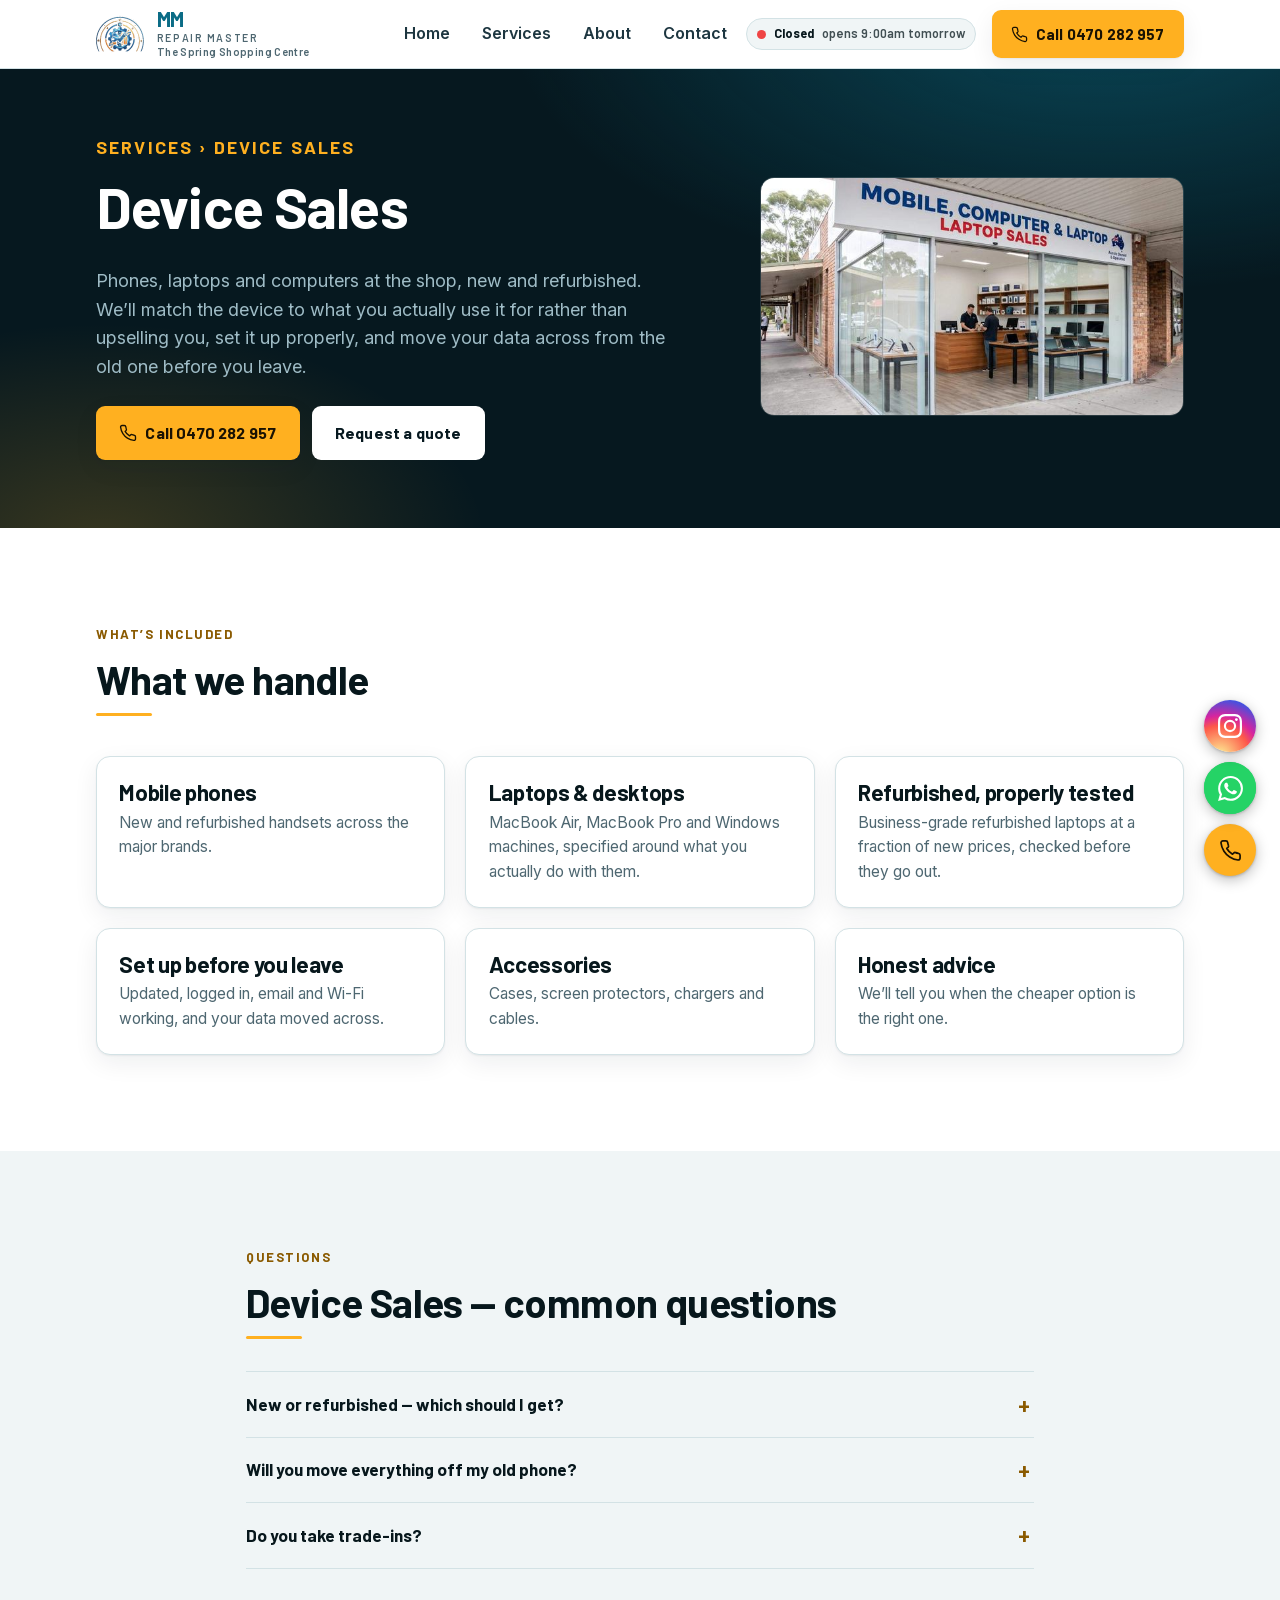
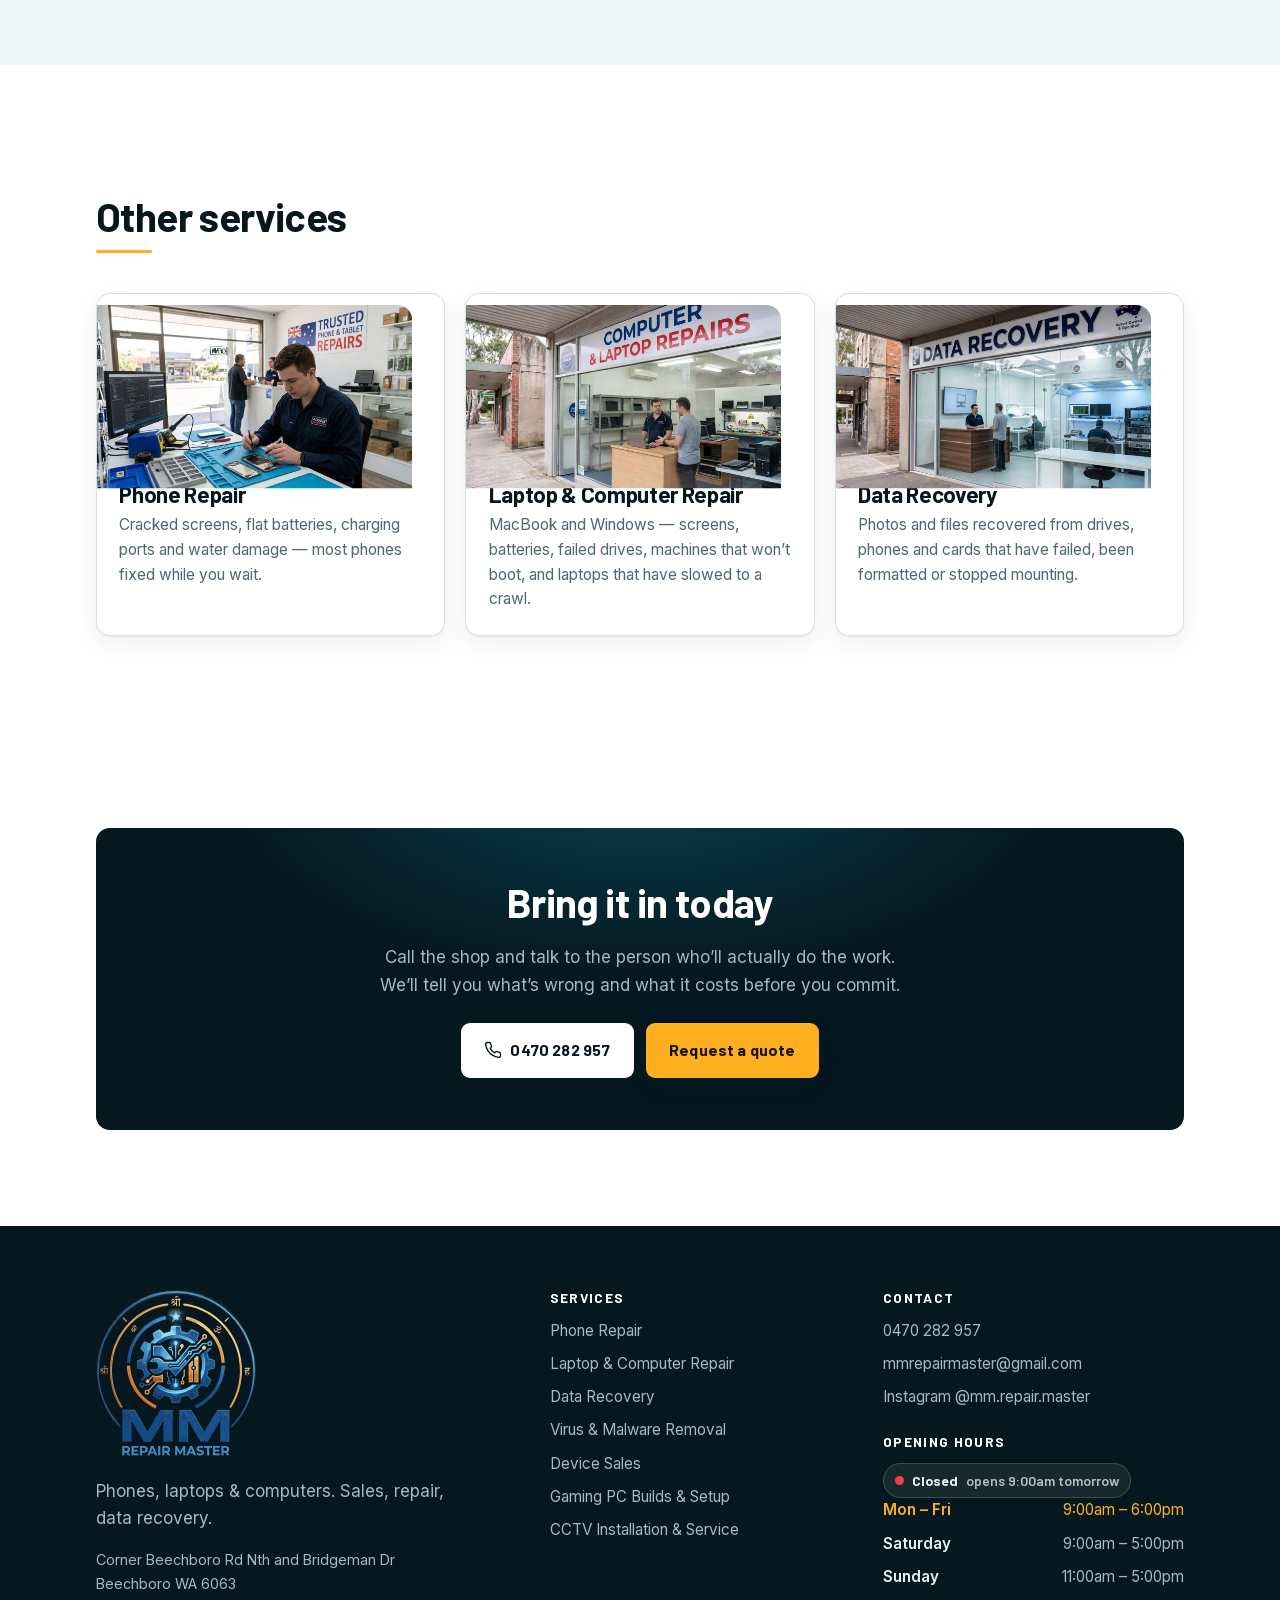
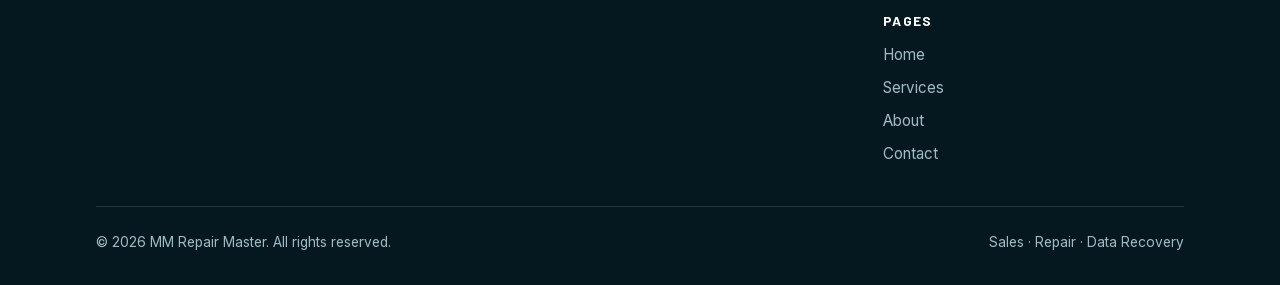
<file: services/device-sales.html>
<!doctype html>
<html lang="en-AU">
<head>
<meta charset="utf-8">
<meta name="viewport" content="width=device-width, initial-scale=1">
<title>Device Sales | MM Repair Master</title>
<meta name="description" content="Mobile phones, laptops and computers for sale in Beechboro, Perth. New and refurbished devices, set up and data transferred before you leave. Call 0470 282 957.">
<link rel="canonical" href="https://www.mmrepairmaster.com.au/services/device-sales.html">
<meta name="robots" content="index, follow, max-image-preview:large">
<meta name="theme-color" content="#06181f">

<meta property="og:type" content="website">
<meta property="og:site_name" content="MM Repair Master">
<meta property="og:title" content="Device Sales | MM Repair Master">
<meta property="og:description" content="Mobile phones, laptops and computers for sale in Beechboro, Perth. New and refurbished devices, set up and data transferred before you leave. Call 0470 282 957.">
<meta property="og:url" content="https://www.mmrepairmaster.com.au/services/device-sales.html">
<meta property="og:locale" content="en_AU">
<meta name="twitter:card" content="summary_large_image">

<link rel="preload" as="font" type="font/woff2" fetchpriority="low" href="../assets/fonts/inter-var.woff2" crossorigin><link rel="preload" as="font" type="font/woff2" fetchpriority="low" href="../assets/fonts/barlow-700.woff2" crossorigin><link rel="preload" as="font" type="font/woff2" fetchpriority="low" href="../assets/fonts/barlow-600.woff2" crossorigin>


<noscript></noscript>
<meta property="og:image" content="https://www.mmrepairmaster.com.au/assets/og-image.png">
<meta property="og:image:width" content="1200">
<meta property="og:image:height" content="630">
<meta name="twitter:image" content="https://www.mmrepairmaster.com.au/assets/og-image.png">
<link rel="icon" type="image/png" sizes="32x32" href="../assets/favicon-32.png">
<link rel="apple-touch-icon" href="../assets/icon.png">
<link rel="stylesheet" href="../assets/style.css?v=4">
<script type="application/ld+json">{"@context":"https://schema.org","@graph":[{"@type":"Service","name":"Device Sales","description":"Phones, laptops and computers at the shop, new and refurbished. We\u2019ll match the device to what you actually use it for rather than upselling you, set it up properly, and move your data across from the old one before you leave.","provider":{"@type":"LocalBusiness","name":"MM Repair Master","telephone":"0470 282 957","url":"https://www.mmrepairmaster.com.au/"},"areaServed":{"@type":"City","name":"Perth"},"url":"https://www.mmrepairmaster.com.au/services/device-sales.html"},{"@context":"https://schema.org","@type":"FAQPage","mainEntity":[{"@type":"Question","name":"New or refurbished \u2014 which should I get?","acceptedAnswer":{"@type":"Answer","text":"Refurbished machines, especially ex-business laptops, are usually better built than budget new ones and far cheaper. New devices come with full manufacturer warranty. We'll give you a straight answer for your budget."}},{"@type":"Question","name":"Will you move everything off my old phone?","acceptedAnswer":{"@type":"Answer","text":"Yes. Contacts, photos, messages and apps transferred across before you leave the shop."}},{"@type":"Question","name":"Do you take trade-ins?","acceptedAnswer":{"@type":"Answer","text":"Bring your old device in and we'll evaluate it."}}]},{"@type":"BreadcrumbList","itemListElement":[{"@type":"ListItem","position":1,"name":"Home","item":"https://www.mmrepairmaster.com.au/"},{"@type":"ListItem","position":2,"name":"Our Services","item":"https://www.mmrepairmaster.com.au/services.html"},{"@type":"ListItem","position":3,"name":"Device Sales","item":"https://www.mmrepairmaster.com.au/services/device-sales.html"}]}]}</script>
</head>
<body>
<a class="skip-link" href="#main">Skip to content</a>
<header class="site-header">
  <div class="wrap site-header__inner">
    <a class="logo" href="../index.html">
      <img class="logo__mark" src="../assets/icon.png" alt="" width="40" height="40" decoding="async">
      <span class="logo__text"><strong>MM</strong><em>Repair Master</em><small>The Spring Shopping Centre</small></span>
    </a>
    <nav class="nav" aria-label="Main"><a href="../index.html">Home</a><a href="../services.html">Services</a><a href="../about.html">About</a><a href="../contact.html">Contact</a></nav>
    <div class="hours-status hours-status--hdr" data-hours-status="header"></div>
    <a class="btn btn--primary header-cta" href="tel:+61470282957"><svg width="17" height="17" viewBox="0 0 24 24" fill="none" stroke="currentColor" stroke-width="1.8" stroke-linecap="round" stroke-linejoin="round" aria-hidden="true"><path d="M22 16.9v3a2 2 0 0 1-2.2 2 19.8 19.8 0 0 1-8.6-3.1 19.5 19.5 0 0 1-6-6A19.8 19.8 0 0 1 2.1 4.2 2 2 0 0 1 4.1 2h3a2 2 0 0 1 2 1.7c.1 1 .4 2 .7 2.9a2 2 0 0 1-.4 2.1L8.1 9.9a16 16 0 0 0 6 6l1.2-1.2a2 2 0 0 1 2.1-.5c.9.4 1.9.6 2.9.8a2 2 0 0 1 1.7 2z"/></svg> Call 0470 282 957</a>
    <a class="hdr-call" href="tel:+61470282957" aria-label="Call 0470 282 957"><svg width="21" height="21" viewBox="0 0 24 24" fill="none" stroke="currentColor" stroke-width="1.9" stroke-linecap="round" stroke-linejoin="round" aria-hidden="true"><path d="M22 16.9v3a2 2 0 0 1-2.2 2 19.8 19.8 0 0 1-8.6-3.1 19.5 19.5 0 0 1-6-6A19.8 19.8 0 0 1 2.1 4.2 2 2 0 0 1 4.1 2h3a2 2 0 0 1 2 1.7c.1 1 .4 2 .7 2.9a2 2 0 0 1-.4 2.1L8.1 9.9a16 16 0 0 0 6 6l1.2-1.2a2 2 0 0 1 2.1-.5c.9.4 1.9.6 2.9.8a2 2 0 0 1 1.7 2z"/></svg></a>
    <button class="burger" type="button" aria-expanded="false" aria-label="Open menu" aria-controls="mnav">
      <svg width="24" height="24" viewBox="0 0 24 24" fill="none" stroke="currentColor" stroke-width="2" stroke-linecap="round" aria-hidden="true"><path d="M3 6h18M3 12h18M3 18h18"/></svg>
    </button>
  </div>
  <div class="mobile-nav" id="mnav">
    <div class="mnav-hours">
      <div class="hours-status hours-status--lg" data-hours-status="mob"></div>
      <ul class="hours-mini hours-mini--light">
        <li><span>Mon &ndash; Fri</span><span>9:00am &ndash; 6:00pm</span></li>
        <li><span>Saturday</span><span>9:00am &ndash; 5:00pm</span></li>
        <li><span>Sunday</span><span>11:00am &ndash; 5:00pm</span></li>
      </ul>
    </div>
    <a href="../index.html">Home</a><a href="../services.html">Services</a><a href="../about.html">About</a><a href="../contact.html">Contact</a>
    <a class="btn btn--primary" href="tel:+61470282957">Call 0470 282 957</a>
  </div>
</header>
<main id="main"><a class="locbar" href="https://www.google.com/maps/search/?api=1&amp;query=Beechboro+Rd+Nth+and+Bridgeman+Dr+Beechboro+WA+6063" target="_blank" rel="noopener" aria-label="Corner Beechboro Rd Nth and Bridgeman Dr, Beechboro WA 6063 - open directions in Google Maps"><span class="locbar__pin" aria-hidden="true"><svg width="15" height="15" viewBox="0 0 24 24" fill="none" stroke="currentColor" stroke-width="2.2" stroke-linecap="round" stroke-linejoin="round"><path d="M20 10c0 6-8 12-8 12s-8-6-8-12a8 8 0 0 1 16 0Z"/><circle cx="12" cy="10" r="3"/></svg></span><span class="locbar__text"><strong>The Spring Shopping Centre</strong> <small>Beechboro 6063</small></span><span class="locbar__go" aria-hidden="true"><svg width="14" height="14" viewBox="0 0 24 24" fill="none" stroke="currentColor" stroke-width="2.4" stroke-linecap="round" stroke-linejoin="round"><path d="M5 12h13M12 5l7 7-7 7"/></svg></span></a>
<section class="hero hero--service" style="padding-top:clamp(36px,7vw,64px);padding-bottom:clamp(40px,7vw,68px)">
  <div class="wrap">
    <div>
      <p class="eyebrow"><a href="../services.html" style="color:inherit;text-decoration:none">Services</a> &rsaquo; Device Sales</p>
      <h1>Device Sales</h1>
      <p>Phones, laptops and computers at the shop, new and refurbished. We&rsquo;ll match the device to what you actually use it for rather than upselling you, set it up properly, and move your data across from the old one before you leave.</p>
      <div class="btn-row">
        <a class="btn btn--primary" href="tel:+61470282957"><svg width="18" height="18" viewBox="0 0 24 24" fill="none" stroke="currentColor" stroke-width="1.8" stroke-linecap="round" stroke-linejoin="round" aria-hidden="true"><path d="M22 16.9v3a2 2 0 0 1-2.2 2 19.8 19.8 0 0 1-8.6-3.1 19.5 19.5 0 0 1-6-6A19.8 19.8 0 0 1 2.1 4.2 2 2 0 0 1 4.1 2h3a2 2 0 0 1 2 1.7c.1 1 .4 2 .7 2.9a2 2 0 0 1-.4 2.1L8.1 9.9a16 16 0 0 0 6 6l1.2-1.2a2 2 0 0 1 2.1-.5c.9.4 1.9.6 2.9.8a2 2 0 0 1 1.7 2z"/></svg> Call 0470 282 957</a>
        <a class="btn btn--onnavy" href="../contact.html">Request a quote</a>
      </div>
    </div>
    <img srcset="../assets/photos/device-sales-640.jpg 640w, ../assets/photos/device-sales-768.jpg 768w, ../assets/photos/device-sales-1024.jpg 1024w, ../assets/photos/device-sales-1280.jpg 1280w, ../assets/photos/device-sales.jpg 1600w" sizes="(min-width:900px) 440px, 90vw" class="hero__art" src="../assets/photos/device-sales.jpg" alt="" width="800" height="450" decoding="async" onerror="this.onerror=null;this.src='../assets/img/device-sales.svg'">
  </div>
</section>

<section class="section">
  <div class="wrap">
    <p class="eyebrow reveal">What&rsquo;s included</p>
    <h2 class="reveal">What we handle</h2>
    <div class="grid grid--3" style="margin-top:2.5rem">
        <div class="card reveal">
          <h3>Mobile phones</h3>
          <p>New and refurbished handsets across the major brands.</p>
        </div>
        <div class="card reveal">
          <h3>Laptops &amp; desktops</h3>
          <p>MacBook Air, MacBook Pro and Windows machines, specified around what you actually do with them.</p>
        </div>
        <div class="card reveal">
          <h3>Refurbished, properly tested</h3>
          <p>Business-grade refurbished laptops at a fraction of new prices, checked before they go out.</p>
        </div>
        <div class="card reveal">
          <h3>Set up before you leave</h3>
          <p>Updated, logged in, email and Wi-Fi working, and your data moved across.</p>
        </div>
        <div class="card reveal">
          <h3>Accessories</h3>
          <p>Cases, screen protectors, chargers and cables.</p>
        </div>
        <div class="card reveal">
          <h3>Honest advice</h3>
          <p>We&rsquo;ll tell you when the cheaper option is the right one.</p>
        </div>
    </div>
  </div>
</section>

<section class="section section--surface">
  <div class="wrap" style="max-width:820px">
    <p class="eyebrow reveal">Questions</p>
    <h2 class="reveal">Device Sales &mdash; common questions</h2>
    <div class="reveal" style="margin-top:2rem"><div class="faq"><details><summary>New or refurbished &mdash; which should I get?</summary><p>Refurbished machines, especially ex-business laptops, are usually better built than budget new ones and far cheaper. New devices come with full manufacturer warranty. We&rsquo;ll give you a straight answer for your budget.</p></details><details><summary>Will you move everything off my old phone?</summary><p>Yes. Contacts, photos, messages and apps transferred across before you leave the shop.</p></details><details><summary>Do you take trade-ins?</summary><p>Bring your old device in and we&rsquo;ll evaluate it.</p></details></div></div>
  </div>
</section>

<section class="section">
  <div class="wrap">
    <p class="eyebrow reveal">Also from us</p>
    <h2 class="reveal">Other services</h2>
    <div class="grid grid--3" style="margin-top:2.5rem">
        <a class="card card--link reveal" href="phone-repair.html">
          <img srcset="../assets/photos/phone-repair-640.jpg 640w, ../assets/photos/phone-repair-768.jpg 768w, ../assets/photos/phone-repair-1024.jpg 1024w, ../assets/photos/phone-repair-1280.jpg 1280w, ../assets/photos/phone-repair.jpg 1600w" sizes="(min-width:880px) 360px, (min-width:620px) 45vw, 86vw" class="card__media" src="../assets/photos/phone-repair.jpg" alt="" loading="lazy" width="800" height="450" onerror="this.onerror=null;this.src='../assets/img/phone-repair.svg'">
          <h3>Phone Repair</h3>
          <p>Cracked screens, flat batteries, charging ports and water damage &mdash; most phones fixed while you wait.</p>
        </a>
        <a class="card card--link reveal" href="computer-laptop-repair.html">
          <img srcset="../assets/photos/computer-laptop-repair-640.jpg 640w, ../assets/photos/computer-laptop-repair-768.jpg 768w, ../assets/photos/computer-laptop-repair-1024.jpg 1024w, ../assets/photos/computer-laptop-repair-1280.jpg 1280w, ../assets/photos/computer-laptop-repair.jpg 1600w" sizes="(min-width:880px) 360px, (min-width:620px) 45vw, 86vw" class="card__media" src="../assets/photos/computer-laptop-repair.jpg" alt="" loading="lazy" width="800" height="450" onerror="this.onerror=null;this.src='../assets/img/computer-laptop-repair.svg'">
          <h3>Laptop &amp; Computer Repair</h3>
          <p>MacBook and Windows &mdash; screens, batteries, failed drives, machines that won&rsquo;t boot, and laptops that have slowed to a crawl.</p>
        </a>
        <a class="card card--link reveal" href="data-recovery.html">
          <img srcset="../assets/photos/data-recovery-640.jpg 640w, ../assets/photos/data-recovery-768.jpg 768w, ../assets/photos/data-recovery-1024.jpg 1024w, ../assets/photos/data-recovery-1280.jpg 1280w, ../assets/photos/data-recovery.jpg 1600w" sizes="(min-width:880px) 360px, (min-width:620px) 45vw, 86vw" class="card__media" src="../assets/photos/data-recovery.jpg" alt="" loading="lazy" width="800" height="450" onerror="this.onerror=null;this.src='../assets/img/data-recovery.svg'">
          <h3>Data Recovery</h3>
          <p>Photos and files recovered from drives, phones and cards that have failed, been formatted or stopped mounting.</p>
        </a>
    </div>
  </div>
</section>

<section class="section">
  <div class="wrap">
    <div class="band reveal">
      <h2>Bring it in today</h2>
      <p>Call the shop and talk to the person who&rsquo;ll actually do the work. We&rsquo;ll tell you what&rsquo;s wrong and what it costs before you commit.</p>
      <div class="btn-row">
        <a class="btn btn--onnavy" href="tel:+61470282957"><svg width="18" height="18" viewBox="0 0 24 24" fill="none" stroke="currentColor" stroke-width="1.8" stroke-linecap="round" stroke-linejoin="round" aria-hidden="true"><path d="M22 16.9v3a2 2 0 0 1-2.2 2 19.8 19.8 0 0 1-8.6-3.1 19.5 19.5 0 0 1-6-6A19.8 19.8 0 0 1 2.1 4.2 2 2 0 0 1 4.1 2h3a2 2 0 0 1 2 1.7c.1 1 .4 2 .7 2.9a2 2 0 0 1-.4 2.1L8.1 9.9a16 16 0 0 0 6 6l1.2-1.2a2 2 0 0 1 2.1-.5c.9.4 1.9.6 2.9.8a2 2 0 0 1 1.7 2z"/></svg> 0470 282 957</a>
        <a class="btn btn--primary" href="../contact.html">Request a quote</a>
      </div>
    </div>
  </div>
</section>

</main>
<footer class="site-footer">
  <div class="wrap">
    <div class="footer-grid">
      <div>
        <a class="logo logo--footer" href="../index.html" aria-label="MM Repair Master home">
          <img src="../assets/logo.png" alt="MM Repair Master"
               width="160" height="166" decoding="async" loading="lazy">
        </a>
        <p style="color:var(--on-navy-muted);max-width:34ch">Phones, laptops &amp; computers. Sales, repair, data recovery.</p>
        <p style="color:var(--on-navy-muted);font-size:.9rem">
          Corner Beechboro Rd Nth and Bridgeman Dr<br>Beechboro WA 6063
        </p>
      </div>
      <div>
        <h4>Services</h4>
        <ul><li><a href="../services/phone-repair.html">Phone Repair</a></li><li><a href="../services/computer-laptop-repair.html">Laptop &amp; Computer Repair</a></li><li><a href="../services/data-recovery.html">Data Recovery</a></li><li><a href="../services/virus-malware-removal.html">Virus &amp; Malware Removal</a></li><li><a href="../services/device-sales.html">Device Sales</a></li><li><a href="../services/gaming-pc-setup.html">Gaming PC Builds &amp; Setup</a></li><li><a href="../services/cctv-installation.html">CCTV Installation &amp; Service</a></li></ul>
      </div>
      <div>
        <h4>Contact</h4>
        <ul>
          <li><a href="tel:+61470282957">0470 282 957</a></li>
          <li><a href="mailto:mmrepairmaster@gmail.com">mmrepairmaster@gmail.com</a></li>
          <li><a href="https://www.instagram.com/mm.repair.master/" rel="noopener">Instagram @mm.repair.master</a></li>
        </ul>
        <h4 style="margin-top:1.5rem">Opening hours</h4>
        <div class="hours-status" data-hours-status></div>
        <ul class="hours-mini">
          <li><span>Mon &ndash; Fri</span><span>9:00am &ndash; 6:00pm</span></li>
          <li><span>Saturday</span><span>9:00am &ndash; 5:00pm</span></li>
          <li><span>Sunday</span><span>11:00am &ndash; 5:00pm</span></li>
        </ul>
        <h4 style="margin-top:1.5rem">Pages</h4>
        <ul><li><a href="../index.html">Home</a></li><li><a href="../services.html">Services</a></li><li><a href="../about.html">About</a></li><li><a href="../contact.html">Contact</a></li></ul>
      </div>
    </div>
    <div class="footer-bottom">
      <span>&copy; <span id="yr">2026</span> MM Repair Master. All rights reserved.</span>
      <span>Sales &middot; Repair &middot; Data Recovery</span>
    </div>
  </div>
</footer>

<div class="fab-stack">
  <a class="fab fab--call" href="tel:+61470282957" aria-label="Call 0470 282 957">
    <span class="fab__label">Call 0470 282 957</span><svg width="23" height="23" viewBox="0 0 24 24" fill="none" stroke="currentColor" stroke-width="1.8" stroke-linecap="round" stroke-linejoin="round" aria-hidden="true"><path d="M22 16.9v3a2 2 0 0 1-2.2 2 19.8 19.8 0 0 1-8.6-3.1 19.5 19.5 0 0 1-6-6A19.8 19.8 0 0 1 2.1 4.2 2 2 0 0 1 4.1 2h3a2 2 0 0 1 2 1.7c.1 1 .4 2 .7 2.9a2 2 0 0 1-.4 2.1L8.1 9.9a16 16 0 0 0 6 6l1.2-1.2a2 2 0 0 1 2.1-.5c.9.4 1.9.6 2.9.8a2 2 0 0 1 1.7 2z"/></svg>
  </a>
  <a class="fab fab--whatsapp" href="https://wa.me/61470282957" target="_blank" rel="noopener"
     aria-label="Message us on WhatsApp">
    <span class="fab__label">WhatsApp us</span><svg width="25" height="25" viewBox="0 0 24 24" fill="none" stroke="currentColor" stroke-width="1.8" stroke-linecap="round" stroke-linejoin="round" aria-hidden="true"><path fill="currentColor" stroke="none" d="M17.472 14.382c-.297-.149-1.758-.867-2.03-.967-.273-.099-.471-.148-.67.15-.197.297-.767.966-.94 1.164-.173.199-.347.223-.644.075-.297-.149-1.255-.463-2.39-1.475-.883-.788-1.48-1.761-1.653-2.059-.173-.297-.018-.458.13-.606.134-.133.298-.347.446-.52.149-.174.198-.298.298-.497.099-.198.05-.371-.025-.52-.075-.149-.669-1.612-.916-2.207-.242-.579-.487-.5-.669-.51-.173-.008-.371-.01-.57-.01-.198 0-.52.074-.792.372-.272.297-1.04 1.016-1.04 2.479 0 1.462 1.065 2.875 1.213 3.074.149.198 2.096 3.2 5.077 4.487.709.306 1.262.489 1.694.625.712.227 1.36.195 1.871.118.571-.085 1.758-.719 2.006-1.413.248-.694.248-1.289.173-1.413-.074-.124-.272-.198-.57-.347m-5.421 7.403h-.004a9.87 9.87 0 0 1-5.031-1.378l-.361-.214-3.741.982.998-3.648-.235-.374a9.86 9.86 0 0 1-1.51-5.26c.001-5.45 4.436-9.884 9.888-9.884 2.64 0 5.122 1.03 6.988 2.898a9.825 9.825 0 0 1 2.893 6.994c-.003 5.45-4.437 9.884-9.885 9.884m8.413-18.297A11.815 11.815 0 0 0 12.05 0C5.495 0 .16 5.335.157 11.892c0 2.096.547 4.142 1.588 5.945L.057 24l6.305-1.654a11.882 11.882 0 0 0 5.683 1.448h.005c6.554 0 11.89-5.335 11.893-11.893a11.821 11.821 0 0 0-3.48-8.413z"/></svg>
  </a>
  <a class="fab fab--instagram" href="https://www.instagram.com/mm.repair.master/" target="_blank" rel="noopener"
     aria-label="MM Repair Master on Instagram">
    <span class="fab__label">@mm.repair.master</span><svg width="24" height="24" viewBox="0 0 24 24" fill="none" stroke="currentColor" stroke-width="1.8" stroke-linecap="round" stroke-linejoin="round" aria-hidden="true"><path fill="currentColor" stroke="none" d="M12 2.163c3.204 0 3.584.012 4.85.07 3.252.148 4.771 1.691 4.919 4.919.058 1.265.069 1.645.069 4.849 0 3.205-.012 3.584-.069 4.849-.149 3.225-1.664 4.771-4.919 4.919-1.266.058-1.644.07-4.85.07-3.204 0-3.584-.012-4.849-.07-3.26-.149-4.771-1.699-4.919-4.92-.058-1.265-.07-1.644-.07-4.849 0-3.204.013-3.583.07-4.849.149-3.227 1.664-4.771 4.919-4.919 1.266-.057 1.645-.069 4.849-.069zM12 0C8.741 0 8.333.014 7.053.072 2.695.272.273 2.69.073 7.052.014 8.333 0 8.741 0 12c0 3.259.014 3.668.072 4.948.2 4.358 2.618 6.78 6.98 6.98C8.333 23.986 8.741 24 12 24c3.259 0 3.668-.014 4.948-.072 4.354-.2 6.782-2.618 6.979-6.98.059-1.28.073-1.689.073-4.948 0-3.259-.014-3.667-.072-4.947-.196-4.354-2.617-6.78-6.979-6.98C15.668.014 15.259 0 12 0zm0 5.838a6.162 6.162 0 1 0 0 12.324 6.162 6.162 0 0 0 0-12.324zM12 16a4 4 0 1 1 0-8 4 4 0 0 1 0 8zm6.406-11.845a1.44 1.44 0 1 0 0 2.881 1.44 1.44 0 0 0 0-2.881z"/></svg>
  </a>
</div>
<div class="callbar">
  <a href="tel:+61470282957"><svg width="18" height="18" viewBox="0 0 24 24" fill="none" stroke="currentColor" stroke-width="1.8" stroke-linecap="round" stroke-linejoin="round" aria-hidden="true"><path d="M22 16.9v3a2 2 0 0 1-2.2 2 19.8 19.8 0 0 1-8.6-3.1 19.5 19.5 0 0 1-6-6A19.8 19.8 0 0 1 2.1 4.2 2 2 0 0 1 4.1 2h3a2 2 0 0 1 2 1.7c.1 1 .4 2 .7 2.9a2 2 0 0 1-.4 2.1L8.1 9.9a16 16 0 0 0 6 6l1.2-1.2a2 2 0 0 1 2.1-.5c.9.4 1.9.6 2.9.8a2 2 0 0 1 1.7 2z"/></svg> Call now</a>
  <a href="../contact.html"><svg width="18" height="18" viewBox="0 0 24 24" fill="none" stroke="currentColor" stroke-width="1.8" stroke-linecap="round" stroke-linejoin="round" aria-hidden="true"><rect x="2" y="4" width="20" height="16" rx="2"/><path d="m2 7 10 6 10-6"/></svg> Get a quote</a>
</div>

<script>document.getElementById('yr').textContent=new Date().getFullYear();</script>
<script src="../assets/site.js?v=4" defer></script>
</body>
</html>
</file>
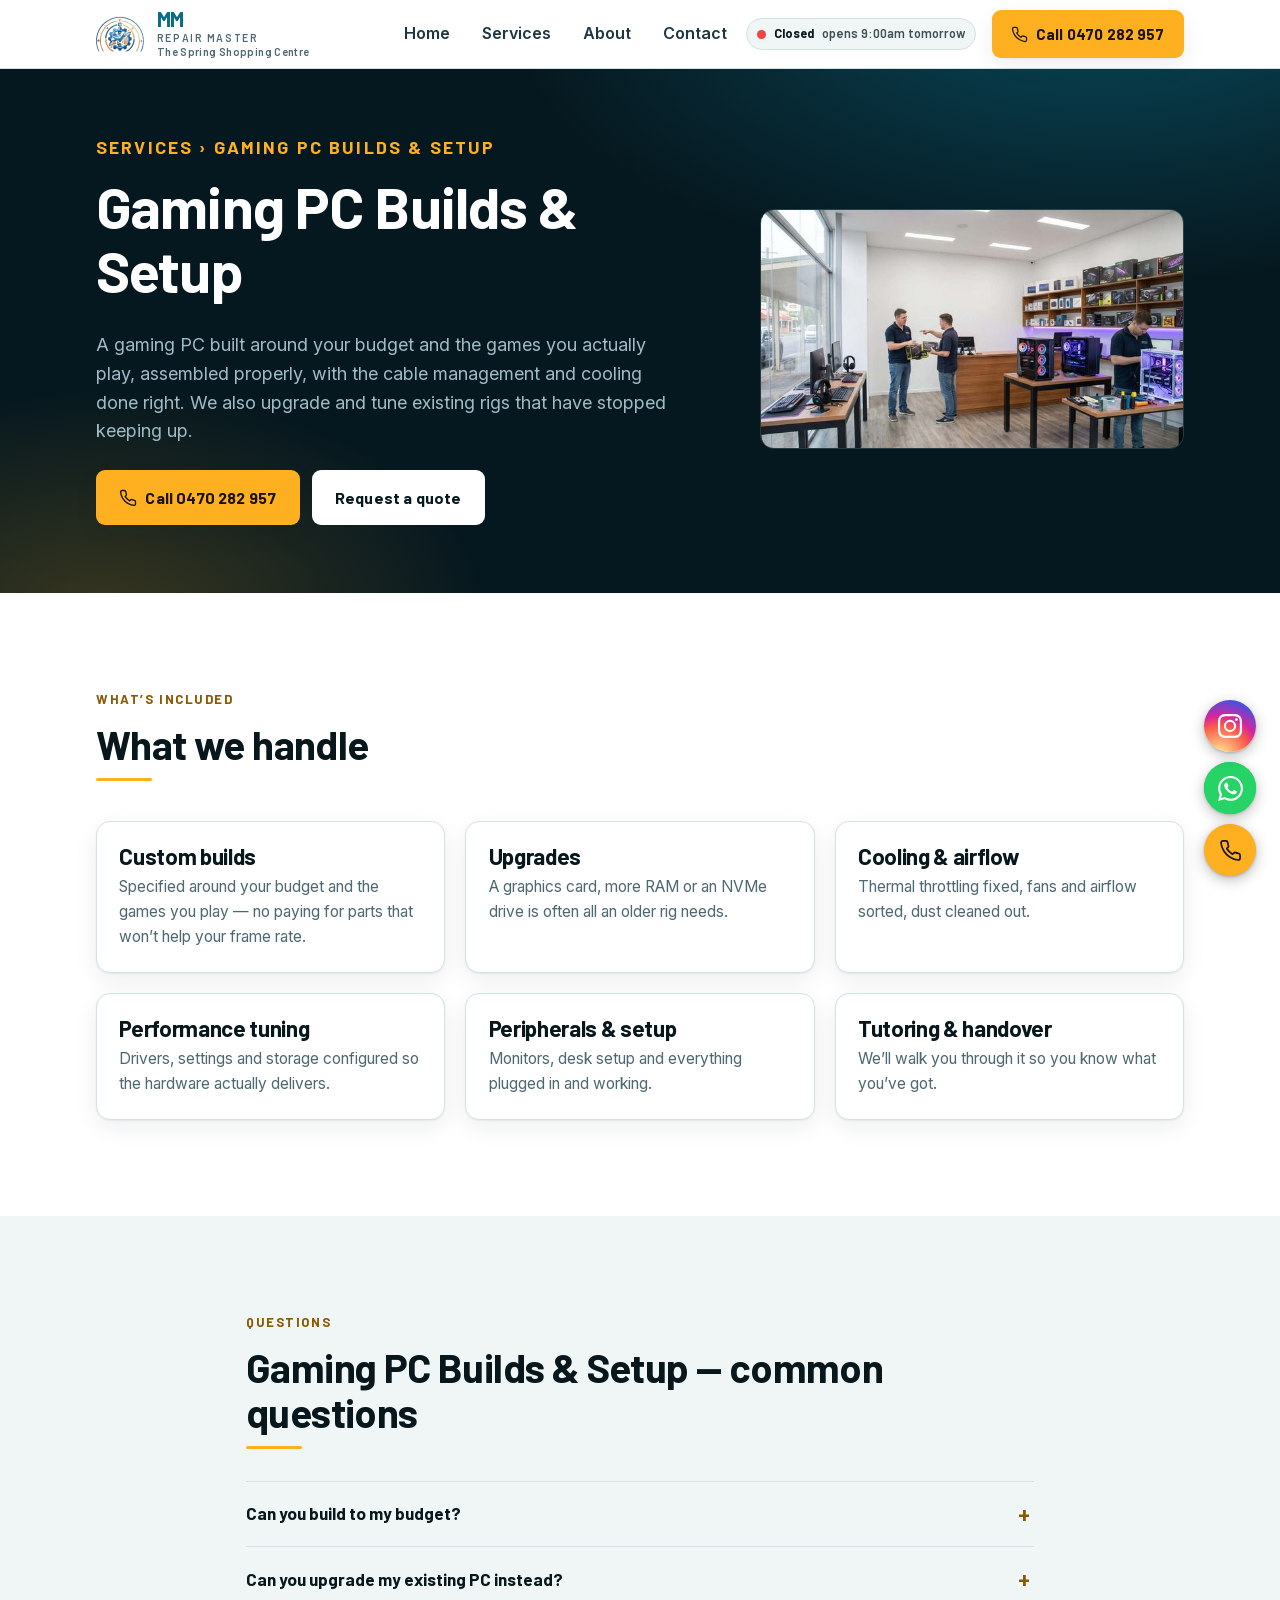
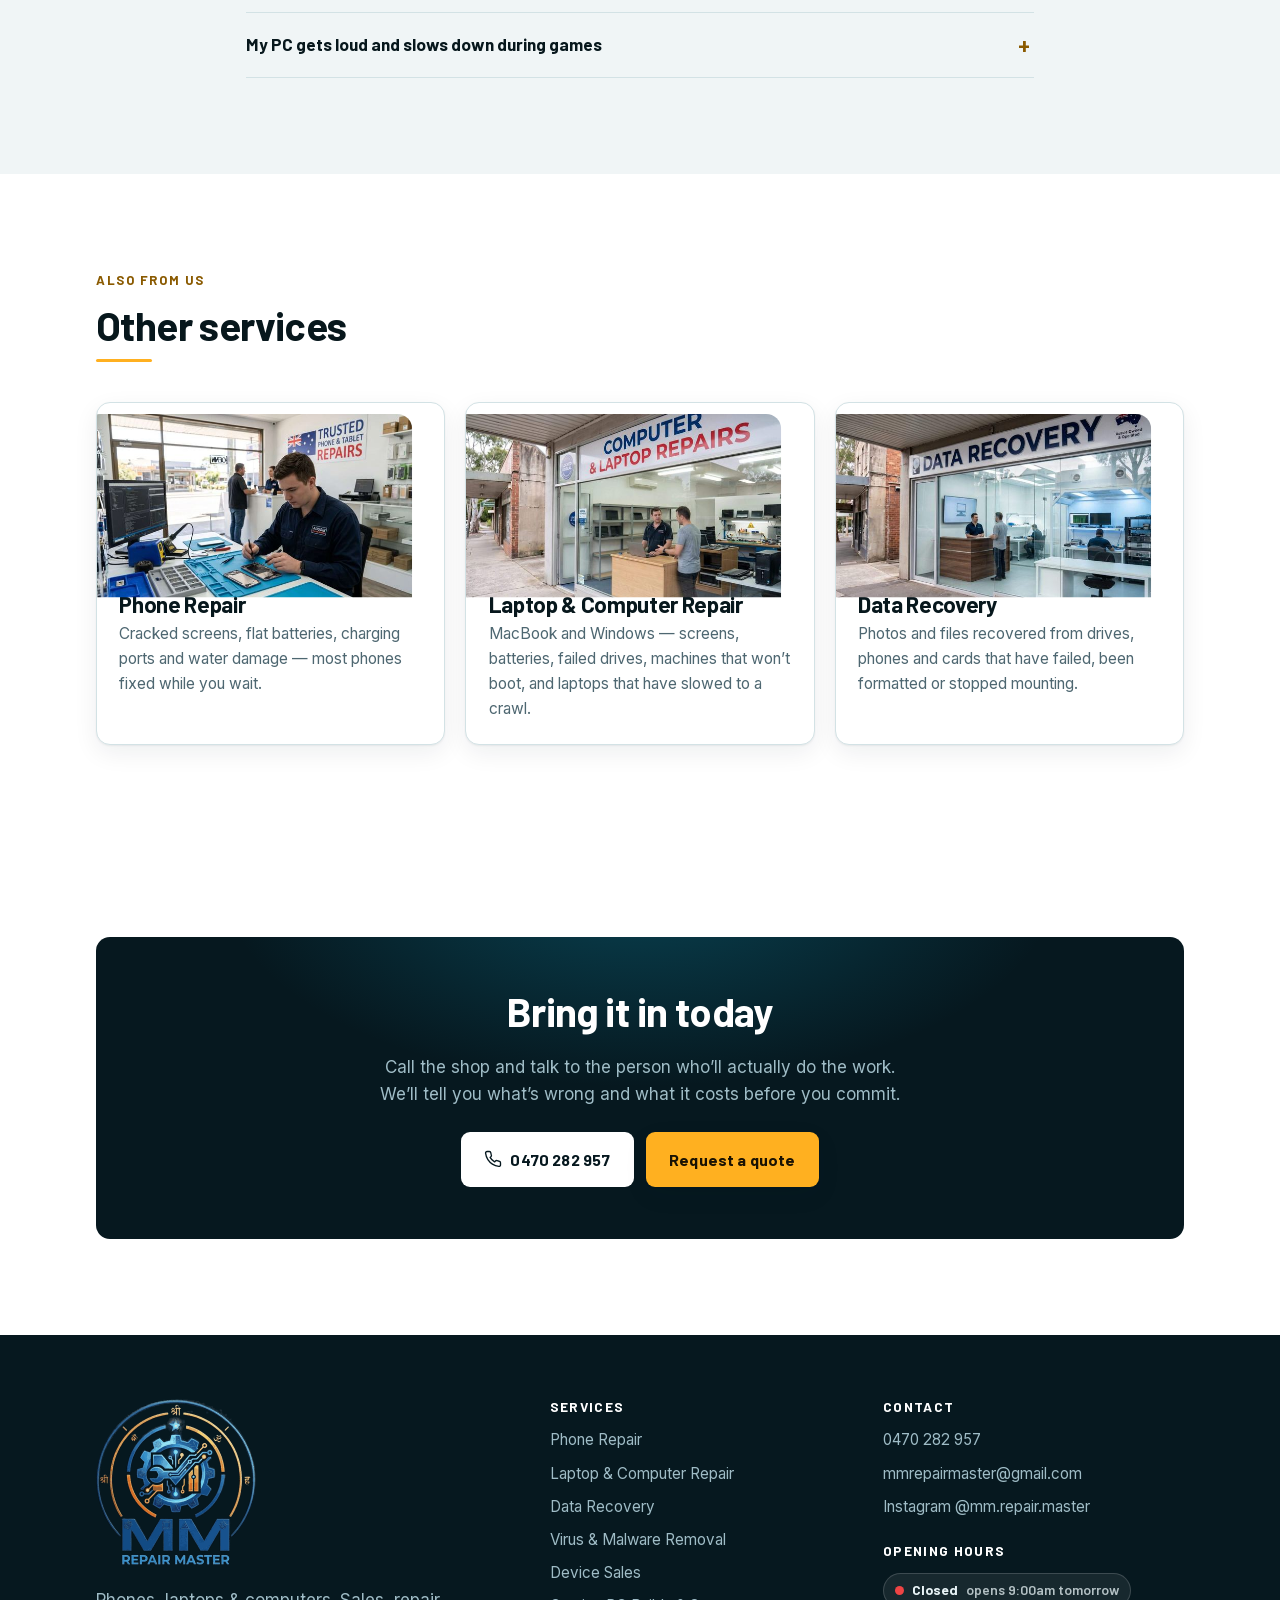
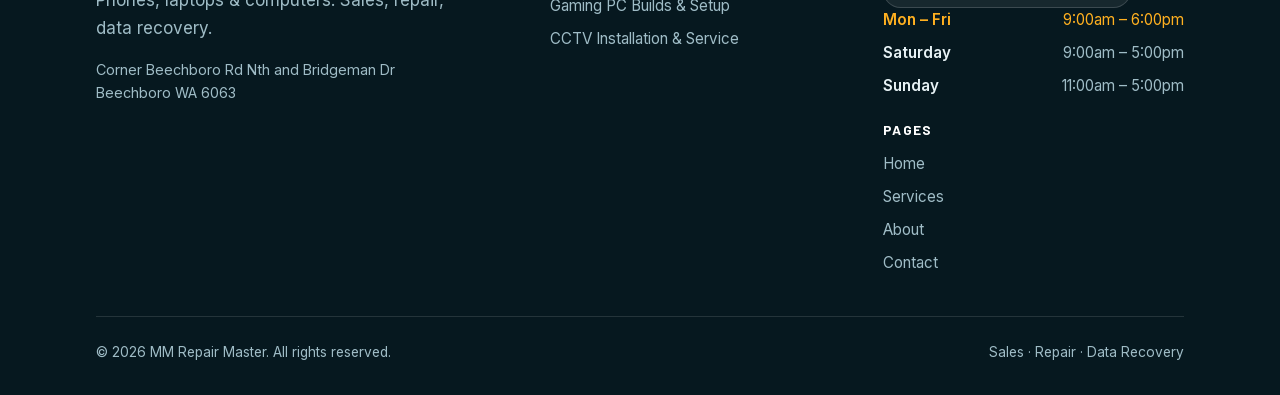
<file: services/gaming-pc-setup.html>
<!doctype html>
<html lang="en-AU">
<head>
<meta charset="utf-8">
<meta name="viewport" content="width=device-width, initial-scale=1">
<title>Gaming PC Builds &amp; Setup | MM Repair Master</title>
<meta name="description" content="Gaming PC builds, upgrades and setup in Beechboro, Perth. Custom builds to your budget, GPU and cooling upgrades, performance tuning. Call 0470 282 957.">
<link rel="canonical" href="https://www.mmrepairmaster.com.au/services/gaming-pc-setup.html">
<meta name="robots" content="index, follow, max-image-preview:large">
<meta name="theme-color" content="#06181f">

<meta property="og:type" content="website">
<meta property="og:site_name" content="MM Repair Master">
<meta property="og:title" content="Gaming PC Builds &amp; Setup | MM Repair Master">
<meta property="og:description" content="Gaming PC builds, upgrades and setup in Beechboro, Perth. Custom builds to your budget, GPU and cooling upgrades, performance tuning. Call 0470 282 957.">
<meta property="og:url" content="https://www.mmrepairmaster.com.au/services/gaming-pc-setup.html">
<meta property="og:locale" content="en_AU">
<meta name="twitter:card" content="summary_large_image">

<link rel="preload" as="font" type="font/woff2" fetchpriority="low" href="../assets/fonts/inter-var.woff2" crossorigin><link rel="preload" as="font" type="font/woff2" fetchpriority="low" href="../assets/fonts/barlow-700.woff2" crossorigin><link rel="preload" as="font" type="font/woff2" fetchpriority="low" href="../assets/fonts/barlow-600.woff2" crossorigin>


<noscript></noscript>
<meta property="og:image" content="https://www.mmrepairmaster.com.au/assets/og-image.png">
<meta property="og:image:width" content="1200">
<meta property="og:image:height" content="630">
<meta name="twitter:image" content="https://www.mmrepairmaster.com.au/assets/og-image.png">
<link rel="icon" type="image/png" sizes="32x32" href="../assets/favicon-32.png">
<link rel="apple-touch-icon" href="../assets/icon.png">
<link rel="stylesheet" href="../assets/style.css?v=4">
<script type="application/ld+json">{"@context":"https://schema.org","@graph":[{"@type":"Service","name":"Gaming PC Builds & Setup","description":"A gaming PC built around your budget and the games you actually play, assembled properly, with the cable management and cooling done right. We also upgrade and tune existing rigs that have stopped keeping up.","provider":{"@type":"LocalBusiness","name":"MM Repair Master","telephone":"0470 282 957","url":"https://www.mmrepairmaster.com.au/"},"areaServed":{"@type":"City","name":"Perth"},"url":"https://www.mmrepairmaster.com.au/services/gaming-pc-setup.html"},{"@context":"https://schema.org","@type":"FAQPage","mainEntity":[{"@type":"Question","name":"Can you build to my budget?","acceptedAnswer":{"@type":"Answer","text":"Yes. Tell us your budget and what you play, and we'll spec the build that gets the most out of it."}},{"@type":"Question","name":"Can you upgrade my existing PC instead?","acceptedAnswer":{"@type":"Answer","text":"Often that's the better value. Bring it in and we'll tell you whether an upgrade or a new build makes more sense."}},{"@type":"Question","name":"My PC gets loud and slows down during games","acceptedAnswer":{"@type":"Answer","text":"Usually heat. Dust, dried thermal paste or poor airflow make the hardware throttle itself. It's a cheap fix."}}]},{"@type":"BreadcrumbList","itemListElement":[{"@type":"ListItem","position":1,"name":"Home","item":"https://www.mmrepairmaster.com.au/"},{"@type":"ListItem","position":2,"name":"Our Services","item":"https://www.mmrepairmaster.com.au/services.html"},{"@type":"ListItem","position":3,"name":"Gaming PC Builds & Setup","item":"https://www.mmrepairmaster.com.au/services/gaming-pc-setup.html"}]}]}</script>
</head>
<body>
<a class="skip-link" href="#main">Skip to content</a>
<header class="site-header">
  <div class="wrap site-header__inner">
    <a class="logo" href="../index.html">
      <img class="logo__mark" src="../assets/icon.png" alt="" width="40" height="40" decoding="async">
      <span class="logo__text"><strong>MM</strong><em>Repair Master</em><small>The Spring Shopping Centre</small></span>
    </a>
    <nav class="nav" aria-label="Main"><a href="../index.html">Home</a><a href="../services.html">Services</a><a href="../about.html">About</a><a href="../contact.html">Contact</a></nav>
    <div class="hours-status hours-status--hdr" data-hours-status="header"></div>
    <a class="btn btn--primary header-cta" href="tel:+61470282957"><svg width="17" height="17" viewBox="0 0 24 24" fill="none" stroke="currentColor" stroke-width="1.8" stroke-linecap="round" stroke-linejoin="round" aria-hidden="true"><path d="M22 16.9v3a2 2 0 0 1-2.2 2 19.8 19.8 0 0 1-8.6-3.1 19.5 19.5 0 0 1-6-6A19.8 19.8 0 0 1 2.1 4.2 2 2 0 0 1 4.1 2h3a2 2 0 0 1 2 1.7c.1 1 .4 2 .7 2.9a2 2 0 0 1-.4 2.1L8.1 9.9a16 16 0 0 0 6 6l1.2-1.2a2 2 0 0 1 2.1-.5c.9.4 1.9.6 2.9.8a2 2 0 0 1 1.7 2z"/></svg> Call 0470 282 957</a>
    <a class="hdr-call" href="tel:+61470282957" aria-label="Call 0470 282 957"><svg width="21" height="21" viewBox="0 0 24 24" fill="none" stroke="currentColor" stroke-width="1.9" stroke-linecap="round" stroke-linejoin="round" aria-hidden="true"><path d="M22 16.9v3a2 2 0 0 1-2.2 2 19.8 19.8 0 0 1-8.6-3.1 19.5 19.5 0 0 1-6-6A19.8 19.8 0 0 1 2.1 4.2 2 2 0 0 1 4.1 2h3a2 2 0 0 1 2 1.7c.1 1 .4 2 .7 2.9a2 2 0 0 1-.4 2.1L8.1 9.9a16 16 0 0 0 6 6l1.2-1.2a2 2 0 0 1 2.1-.5c.9.4 1.9.6 2.9.8a2 2 0 0 1 1.7 2z"/></svg></a>
    <button class="burger" type="button" aria-expanded="false" aria-label="Open menu" aria-controls="mnav">
      <svg width="24" height="24" viewBox="0 0 24 24" fill="none" stroke="currentColor" stroke-width="2" stroke-linecap="round" aria-hidden="true"><path d="M3 6h18M3 12h18M3 18h18"/></svg>
    </button>
  </div>
  <div class="mobile-nav" id="mnav">
    <div class="mnav-hours">
      <div class="hours-status hours-status--lg" data-hours-status="mob"></div>
      <ul class="hours-mini hours-mini--light">
        <li><span>Mon &ndash; Fri</span><span>9:00am &ndash; 6:00pm</span></li>
        <li><span>Saturday</span><span>9:00am &ndash; 5:00pm</span></li>
        <li><span>Sunday</span><span>11:00am &ndash; 5:00pm</span></li>
      </ul>
    </div>
    <a href="../index.html">Home</a><a href="../services.html">Services</a><a href="../about.html">About</a><a href="../contact.html">Contact</a>
    <a class="btn btn--primary" href="tel:+61470282957">Call 0470 282 957</a>
  </div>
</header>
<main id="main"><a class="locbar" href="https://www.google.com/maps/search/?api=1&amp;query=Beechboro+Rd+Nth+and+Bridgeman+Dr+Beechboro+WA+6063" target="_blank" rel="noopener" aria-label="Corner Beechboro Rd Nth and Bridgeman Dr, Beechboro WA 6063 - open directions in Google Maps"><span class="locbar__pin" aria-hidden="true"><svg width="15" height="15" viewBox="0 0 24 24" fill="none" stroke="currentColor" stroke-width="2.2" stroke-linecap="round" stroke-linejoin="round"><path d="M20 10c0 6-8 12-8 12s-8-6-8-12a8 8 0 0 1 16 0Z"/><circle cx="12" cy="10" r="3"/></svg></span><span class="locbar__text"><strong>The Spring Shopping Centre</strong> <small>Beechboro 6063</small></span><span class="locbar__go" aria-hidden="true"><svg width="14" height="14" viewBox="0 0 24 24" fill="none" stroke="currentColor" stroke-width="2.4" stroke-linecap="round" stroke-linejoin="round"><path d="M5 12h13M12 5l7 7-7 7"/></svg></span></a>
<section class="hero hero--service" style="padding-top:clamp(36px,7vw,64px);padding-bottom:clamp(40px,7vw,68px)">
  <div class="wrap">
    <div>
      <p class="eyebrow"><a href="../services.html" style="color:inherit;text-decoration:none">Services</a> &rsaquo; Gaming PC Builds &amp; Setup</p>
      <h1>Gaming PC Builds &amp; Setup</h1>
      <p>A gaming PC built around your budget and the games you actually play, assembled properly, with the cable management and cooling done right. We also upgrade and tune existing rigs that have stopped keeping up.</p>
      <div class="btn-row">
        <a class="btn btn--primary" href="tel:+61470282957"><svg width="18" height="18" viewBox="0 0 24 24" fill="none" stroke="currentColor" stroke-width="1.8" stroke-linecap="round" stroke-linejoin="round" aria-hidden="true"><path d="M22 16.9v3a2 2 0 0 1-2.2 2 19.8 19.8 0 0 1-8.6-3.1 19.5 19.5 0 0 1-6-6A19.8 19.8 0 0 1 2.1 4.2 2 2 0 0 1 4.1 2h3a2 2 0 0 1 2 1.7c.1 1 .4 2 .7 2.9a2 2 0 0 1-.4 2.1L8.1 9.9a16 16 0 0 0 6 6l1.2-1.2a2 2 0 0 1 2.1-.5c.9.4 1.9.6 2.9.8a2 2 0 0 1 1.7 2z"/></svg> Call 0470 282 957</a>
        <a class="btn btn--onnavy" href="../contact.html">Request a quote</a>
      </div>
    </div>
    <img srcset="../assets/photos/gaming-pc-setup-640.jpg 640w, ../assets/photos/gaming-pc-setup-768.jpg 768w, ../assets/photos/gaming-pc-setup-1024.jpg 1024w, ../assets/photos/gaming-pc-setup-1280.jpg 1280w, ../assets/photos/gaming-pc-setup.jpg 1600w" sizes="(min-width:900px) 440px, 90vw" class="hero__art" src="../assets/photos/gaming-pc-setup.jpg" alt="" width="800" height="450" decoding="async" onerror="this.onerror=null;this.src='../assets/img/gaming-pc-setup.svg'">
  </div>
</section>

<section class="section">
  <div class="wrap">
    <p class="eyebrow reveal">What&rsquo;s included</p>
    <h2 class="reveal">What we handle</h2>
    <div class="grid grid--3" style="margin-top:2.5rem">
        <div class="card reveal">
          <h3>Custom builds</h3>
          <p>Specified around your budget and the games you play &mdash; no paying for parts that won&rsquo;t help your frame rate.</p>
        </div>
        <div class="card reveal">
          <h3>Upgrades</h3>
          <p>A graphics card, more RAM or an NVMe drive is often all an older rig needs.</p>
        </div>
        <div class="card reveal">
          <h3>Cooling &amp; airflow</h3>
          <p>Thermal throttling fixed, fans and airflow sorted, dust cleaned out.</p>
        </div>
        <div class="card reveal">
          <h3>Performance tuning</h3>
          <p>Drivers, settings and storage configured so the hardware actually delivers.</p>
        </div>
        <div class="card reveal">
          <h3>Peripherals &amp; setup</h3>
          <p>Monitors, desk setup and everything plugged in and working.</p>
        </div>
        <div class="card reveal">
          <h3>Tutoring &amp; handover</h3>
          <p>We&rsquo;ll walk you through it so you know what you&rsquo;ve got.</p>
        </div>
    </div>
  </div>
</section>

<section class="section section--surface">
  <div class="wrap" style="max-width:820px">
    <p class="eyebrow reveal">Questions</p>
    <h2 class="reveal">Gaming PC Builds &amp; Setup &mdash; common questions</h2>
    <div class="reveal" style="margin-top:2rem"><div class="faq"><details><summary>Can you build to my budget?</summary><p>Yes. Tell us your budget and what you play, and we&rsquo;ll spec the build that gets the most out of it.</p></details><details><summary>Can you upgrade my existing PC instead?</summary><p>Often that&rsquo;s the better value. Bring it in and we&rsquo;ll tell you whether an upgrade or a new build makes more sense.</p></details><details><summary>My PC gets loud and slows down during games</summary><p>Usually heat. Dust, dried thermal paste or poor airflow make the hardware throttle itself. It&rsquo;s a cheap fix.</p></details></div></div>
  </div>
</section>

<section class="section">
  <div class="wrap">
    <p class="eyebrow reveal">Also from us</p>
    <h2 class="reveal">Other services</h2>
    <div class="grid grid--3" style="margin-top:2.5rem">
        <a class="card card--link reveal" href="phone-repair.html">
          <img srcset="../assets/photos/phone-repair-640.jpg 640w, ../assets/photos/phone-repair-768.jpg 768w, ../assets/photos/phone-repair-1024.jpg 1024w, ../assets/photos/phone-repair-1280.jpg 1280w, ../assets/photos/phone-repair.jpg 1600w" sizes="(min-width:880px) 360px, (min-width:620px) 45vw, 86vw" class="card__media" src="../assets/photos/phone-repair.jpg" alt="" loading="lazy" width="800" height="450" onerror="this.onerror=null;this.src='../assets/img/phone-repair.svg'">
          <h3>Phone Repair</h3>
          <p>Cracked screens, flat batteries, charging ports and water damage &mdash; most phones fixed while you wait.</p>
        </a>
        <a class="card card--link reveal" href="computer-laptop-repair.html">
          <img srcset="../assets/photos/computer-laptop-repair-640.jpg 640w, ../assets/photos/computer-laptop-repair-768.jpg 768w, ../assets/photos/computer-laptop-repair-1024.jpg 1024w, ../assets/photos/computer-laptop-repair-1280.jpg 1280w, ../assets/photos/computer-laptop-repair.jpg 1600w" sizes="(min-width:880px) 360px, (min-width:620px) 45vw, 86vw" class="card__media" src="../assets/photos/computer-laptop-repair.jpg" alt="" loading="lazy" width="800" height="450" onerror="this.onerror=null;this.src='../assets/img/computer-laptop-repair.svg'">
          <h3>Laptop &amp; Computer Repair</h3>
          <p>MacBook and Windows &mdash; screens, batteries, failed drives, machines that won&rsquo;t boot, and laptops that have slowed to a crawl.</p>
        </a>
        <a class="card card--link reveal" href="data-recovery.html">
          <img srcset="../assets/photos/data-recovery-640.jpg 640w, ../assets/photos/data-recovery-768.jpg 768w, ../assets/photos/data-recovery-1024.jpg 1024w, ../assets/photos/data-recovery-1280.jpg 1280w, ../assets/photos/data-recovery.jpg 1600w" sizes="(min-width:880px) 360px, (min-width:620px) 45vw, 86vw" class="card__media" src="../assets/photos/data-recovery.jpg" alt="" loading="lazy" width="800" height="450" onerror="this.onerror=null;this.src='../assets/img/data-recovery.svg'">
          <h3>Data Recovery</h3>
          <p>Photos and files recovered from drives, phones and cards that have failed, been formatted or stopped mounting.</p>
        </a>
    </div>
  </div>
</section>

<section class="section">
  <div class="wrap">
    <div class="band reveal">
      <h2>Bring it in today</h2>
      <p>Call the shop and talk to the person who&rsquo;ll actually do the work. We&rsquo;ll tell you what&rsquo;s wrong and what it costs before you commit.</p>
      <div class="btn-row">
        <a class="btn btn--onnavy" href="tel:+61470282957"><svg width="18" height="18" viewBox="0 0 24 24" fill="none" stroke="currentColor" stroke-width="1.8" stroke-linecap="round" stroke-linejoin="round" aria-hidden="true"><path d="M22 16.9v3a2 2 0 0 1-2.2 2 19.8 19.8 0 0 1-8.6-3.1 19.5 19.5 0 0 1-6-6A19.8 19.8 0 0 1 2.1 4.2 2 2 0 0 1 4.1 2h3a2 2 0 0 1 2 1.7c.1 1 .4 2 .7 2.9a2 2 0 0 1-.4 2.1L8.1 9.9a16 16 0 0 0 6 6l1.2-1.2a2 2 0 0 1 2.1-.5c.9.4 1.9.6 2.9.8a2 2 0 0 1 1.7 2z"/></svg> 0470 282 957</a>
        <a class="btn btn--primary" href="../contact.html">Request a quote</a>
      </div>
    </div>
  </div>
</section>

</main>
<footer class="site-footer">
  <div class="wrap">
    <div class="footer-grid">
      <div>
        <a class="logo logo--footer" href="../index.html" aria-label="MM Repair Master home">
          <img src="../assets/logo.png" alt="MM Repair Master"
               width="160" height="166" decoding="async" loading="lazy">
        </a>
        <p style="color:var(--on-navy-muted);max-width:34ch">Phones, laptops &amp; computers. Sales, repair, data recovery.</p>
        <p style="color:var(--on-navy-muted);font-size:.9rem">
          Corner Beechboro Rd Nth and Bridgeman Dr<br>Beechboro WA 6063
        </p>
      </div>
      <div>
        <h4>Services</h4>
        <ul><li><a href="../services/phone-repair.html">Phone Repair</a></li><li><a href="../services/computer-laptop-repair.html">Laptop &amp; Computer Repair</a></li><li><a href="../services/data-recovery.html">Data Recovery</a></li><li><a href="../services/virus-malware-removal.html">Virus &amp; Malware Removal</a></li><li><a href="../services/device-sales.html">Device Sales</a></li><li><a href="../services/gaming-pc-setup.html">Gaming PC Builds &amp; Setup</a></li><li><a href="../services/cctv-installation.html">CCTV Installation &amp; Service</a></li></ul>
      </div>
      <div>
        <h4>Contact</h4>
        <ul>
          <li><a href="tel:+61470282957">0470 282 957</a></li>
          <li><a href="mailto:mmrepairmaster@gmail.com">mmrepairmaster@gmail.com</a></li>
          <li><a href="https://www.instagram.com/mm.repair.master/" rel="noopener">Instagram @mm.repair.master</a></li>
        </ul>
        <h4 style="margin-top:1.5rem">Opening hours</h4>
        <div class="hours-status" data-hours-status></div>
        <ul class="hours-mini">
          <li><span>Mon &ndash; Fri</span><span>9:00am &ndash; 6:00pm</span></li>
          <li><span>Saturday</span><span>9:00am &ndash; 5:00pm</span></li>
          <li><span>Sunday</span><span>11:00am &ndash; 5:00pm</span></li>
        </ul>
        <h4 style="margin-top:1.5rem">Pages</h4>
        <ul><li><a href="../index.html">Home</a></li><li><a href="../services.html">Services</a></li><li><a href="../about.html">About</a></li><li><a href="../contact.html">Contact</a></li></ul>
      </div>
    </div>
    <div class="footer-bottom">
      <span>&copy; <span id="yr">2026</span> MM Repair Master. All rights reserved.</span>
      <span>Sales &middot; Repair &middot; Data Recovery</span>
    </div>
  </div>
</footer>

<div class="fab-stack">
  <a class="fab fab--call" href="tel:+61470282957" aria-label="Call 0470 282 957">
    <span class="fab__label">Call 0470 282 957</span><svg width="23" height="23" viewBox="0 0 24 24" fill="none" stroke="currentColor" stroke-width="1.8" stroke-linecap="round" stroke-linejoin="round" aria-hidden="true"><path d="M22 16.9v3a2 2 0 0 1-2.2 2 19.8 19.8 0 0 1-8.6-3.1 19.5 19.5 0 0 1-6-6A19.8 19.8 0 0 1 2.1 4.2 2 2 0 0 1 4.1 2h3a2 2 0 0 1 2 1.7c.1 1 .4 2 .7 2.9a2 2 0 0 1-.4 2.1L8.1 9.9a16 16 0 0 0 6 6l1.2-1.2a2 2 0 0 1 2.1-.5c.9.4 1.9.6 2.9.8a2 2 0 0 1 1.7 2z"/></svg>
  </a>
  <a class="fab fab--whatsapp" href="https://wa.me/61470282957" target="_blank" rel="noopener"
     aria-label="Message us on WhatsApp">
    <span class="fab__label">WhatsApp us</span><svg width="25" height="25" viewBox="0 0 24 24" fill="none" stroke="currentColor" stroke-width="1.8" stroke-linecap="round" stroke-linejoin="round" aria-hidden="true"><path fill="currentColor" stroke="none" d="M17.472 14.382c-.297-.149-1.758-.867-2.03-.967-.273-.099-.471-.148-.67.15-.197.297-.767.966-.94 1.164-.173.199-.347.223-.644.075-.297-.149-1.255-.463-2.39-1.475-.883-.788-1.48-1.761-1.653-2.059-.173-.297-.018-.458.13-.606.134-.133.298-.347.446-.52.149-.174.198-.298.298-.497.099-.198.05-.371-.025-.52-.075-.149-.669-1.612-.916-2.207-.242-.579-.487-.5-.669-.51-.173-.008-.371-.01-.57-.01-.198 0-.52.074-.792.372-.272.297-1.04 1.016-1.04 2.479 0 1.462 1.065 2.875 1.213 3.074.149.198 2.096 3.2 5.077 4.487.709.306 1.262.489 1.694.625.712.227 1.36.195 1.871.118.571-.085 1.758-.719 2.006-1.413.248-.694.248-1.289.173-1.413-.074-.124-.272-.198-.57-.347m-5.421 7.403h-.004a9.87 9.87 0 0 1-5.031-1.378l-.361-.214-3.741.982.998-3.648-.235-.374a9.86 9.86 0 0 1-1.51-5.26c.001-5.45 4.436-9.884 9.888-9.884 2.64 0 5.122 1.03 6.988 2.898a9.825 9.825 0 0 1 2.893 6.994c-.003 5.45-4.437 9.884-9.885 9.884m8.413-18.297A11.815 11.815 0 0 0 12.05 0C5.495 0 .16 5.335.157 11.892c0 2.096.547 4.142 1.588 5.945L.057 24l6.305-1.654a11.882 11.882 0 0 0 5.683 1.448h.005c6.554 0 11.89-5.335 11.893-11.893a11.821 11.821 0 0 0-3.48-8.413z"/></svg>
  </a>
  <a class="fab fab--instagram" href="https://www.instagram.com/mm.repair.master/" target="_blank" rel="noopener"
     aria-label="MM Repair Master on Instagram">
    <span class="fab__label">@mm.repair.master</span><svg width="24" height="24" viewBox="0 0 24 24" fill="none" stroke="currentColor" stroke-width="1.8" stroke-linecap="round" stroke-linejoin="round" aria-hidden="true"><path fill="currentColor" stroke="none" d="M12 2.163c3.204 0 3.584.012 4.85.07 3.252.148 4.771 1.691 4.919 4.919.058 1.265.069 1.645.069 4.849 0 3.205-.012 3.584-.069 4.849-.149 3.225-1.664 4.771-4.919 4.919-1.266.058-1.644.07-4.85.07-3.204 0-3.584-.012-4.849-.07-3.26-.149-4.771-1.699-4.919-4.92-.058-1.265-.07-1.644-.07-4.849 0-3.204.013-3.583.07-4.849.149-3.227 1.664-4.771 4.919-4.919 1.266-.057 1.645-.069 4.849-.069zM12 0C8.741 0 8.333.014 7.053.072 2.695.272.273 2.69.073 7.052.014 8.333 0 8.741 0 12c0 3.259.014 3.668.072 4.948.2 4.358 2.618 6.78 6.98 6.98C8.333 23.986 8.741 24 12 24c3.259 0 3.668-.014 4.948-.072 4.354-.2 6.782-2.618 6.979-6.98.059-1.28.073-1.689.073-4.948 0-3.259-.014-3.667-.072-4.947-.196-4.354-2.617-6.78-6.979-6.98C15.668.014 15.259 0 12 0zm0 5.838a6.162 6.162 0 1 0 0 12.324 6.162 6.162 0 0 0 0-12.324zM12 16a4 4 0 1 1 0-8 4 4 0 0 1 0 8zm6.406-11.845a1.44 1.44 0 1 0 0 2.881 1.44 1.44 0 0 0 0-2.881z"/></svg>
  </a>
</div>
<div class="callbar">
  <a href="tel:+61470282957"><svg width="18" height="18" viewBox="0 0 24 24" fill="none" stroke="currentColor" stroke-width="1.8" stroke-linecap="round" stroke-linejoin="round" aria-hidden="true"><path d="M22 16.9v3a2 2 0 0 1-2.2 2 19.8 19.8 0 0 1-8.6-3.1 19.5 19.5 0 0 1-6-6A19.8 19.8 0 0 1 2.1 4.2 2 2 0 0 1 4.1 2h3a2 2 0 0 1 2 1.7c.1 1 .4 2 .7 2.9a2 2 0 0 1-.4 2.1L8.1 9.9a16 16 0 0 0 6 6l1.2-1.2a2 2 0 0 1 2.1-.5c.9.4 1.9.6 2.9.8a2 2 0 0 1 1.7 2z"/></svg> Call now</a>
  <a href="../contact.html"><svg width="18" height="18" viewBox="0 0 24 24" fill="none" stroke="currentColor" stroke-width="1.8" stroke-linecap="round" stroke-linejoin="round" aria-hidden="true"><rect x="2" y="4" width="20" height="16" rx="2"/><path d="m2 7 10 6 10-6"/></svg> Get a quote</a>
</div>

<script>document.getElementById('yr').textContent=new Date().getFullYear();</script>
<script src="../assets/site.js?v=4" defer></script>
</body>
</html>
</file>
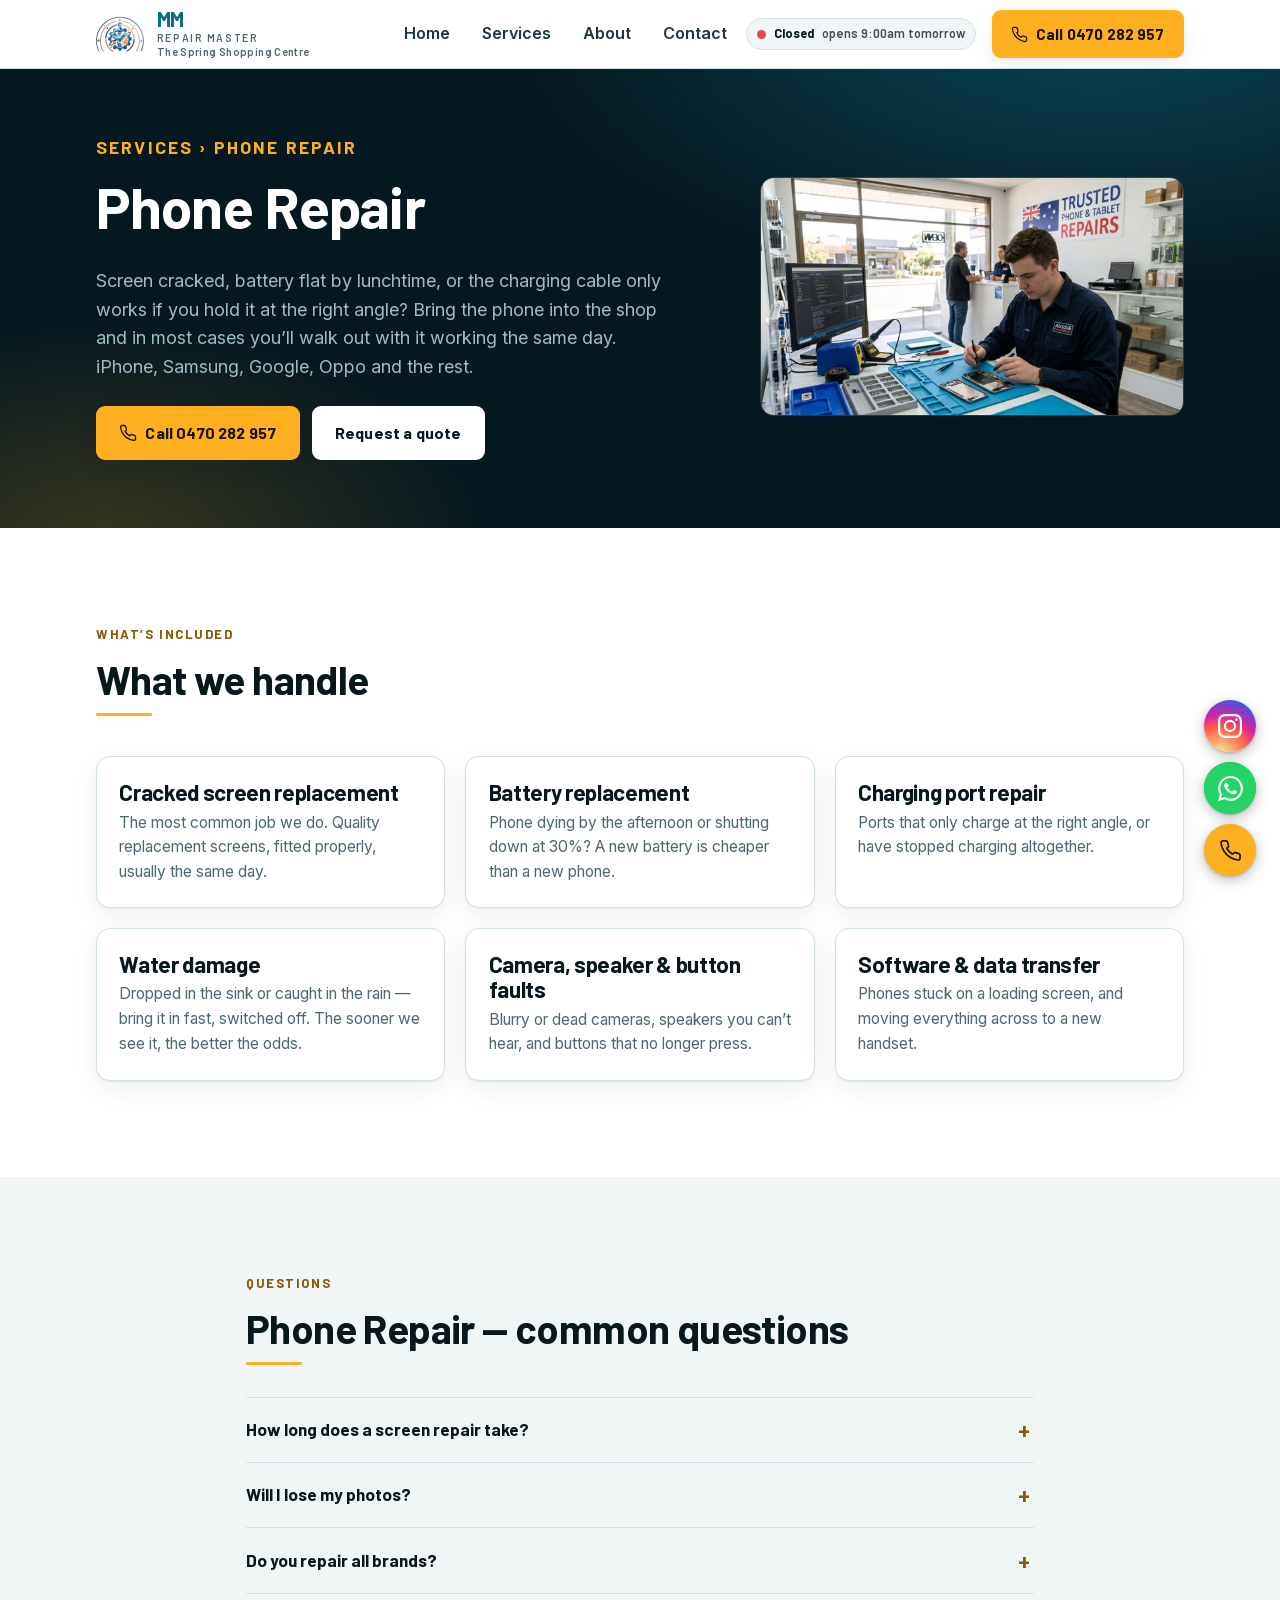
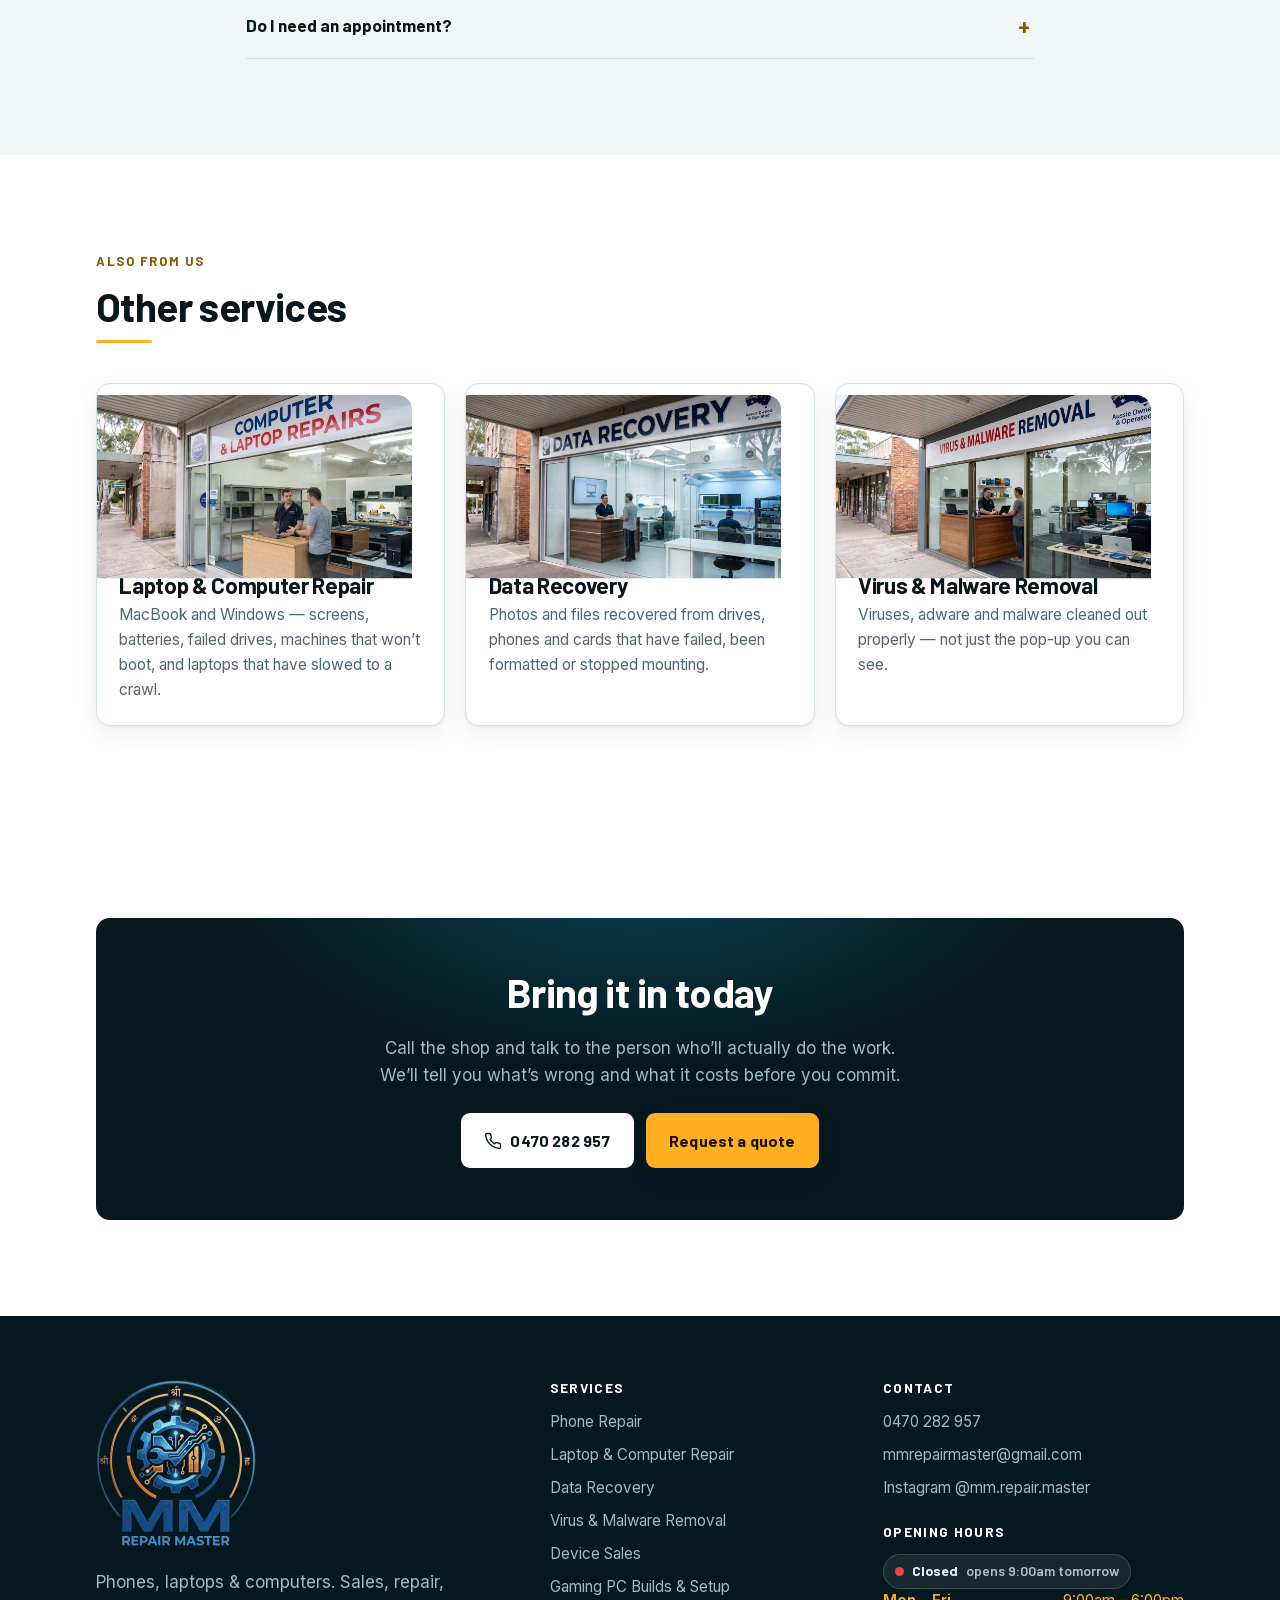
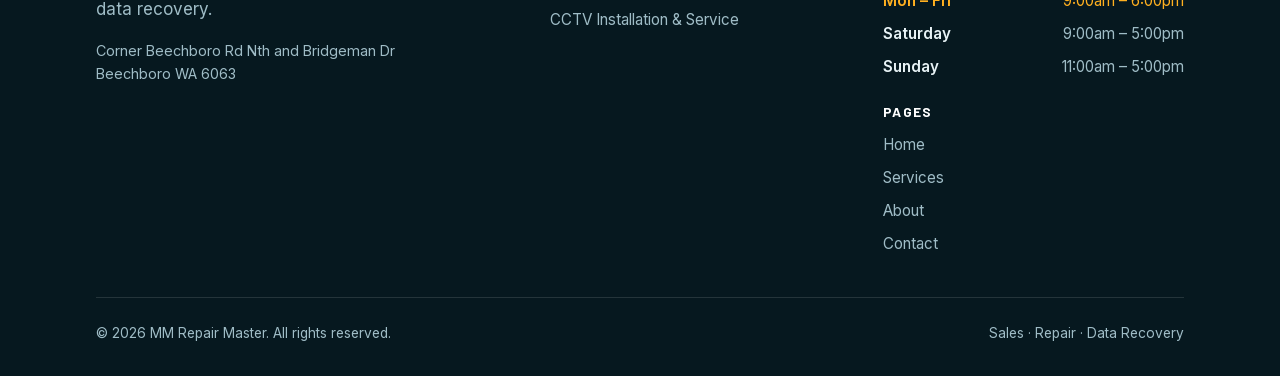
<file: services/phone-repair.html>
<!doctype html>
<html lang="en-AU">
<head>
<meta charset="utf-8">
<meta name="viewport" content="width=device-width, initial-scale=1">
<title>Phone Repair | MM Repair Master</title>
<meta name="description" content="Phone repair in Beechboro, Perth. Cracked screens, battery replacement, charging ports and water damage. iPhone, Samsung, Google and more. Most repairs same day. Call 0470 282 957.">
<link rel="canonical" href="https://www.mmrepairmaster.com.au/services/phone-repair.html">
<meta name="robots" content="index, follow, max-image-preview:large">
<meta name="theme-color" content="#06181f">

<meta property="og:type" content="website">
<meta property="og:site_name" content="MM Repair Master">
<meta property="og:title" content="Phone Repair | MM Repair Master">
<meta property="og:description" content="Phone repair in Beechboro, Perth. Cracked screens, battery replacement, charging ports and water damage. iPhone, Samsung, Google and more. Most repairs same day. Call 0470 282 957.">
<meta property="og:url" content="https://www.mmrepairmaster.com.au/services/phone-repair.html">
<meta property="og:locale" content="en_AU">
<meta name="twitter:card" content="summary_large_image">

<link rel="preload" as="font" type="font/woff2" fetchpriority="low" href="../assets/fonts/inter-var.woff2" crossorigin><link rel="preload" as="font" type="font/woff2" fetchpriority="low" href="../assets/fonts/barlow-700.woff2" crossorigin><link rel="preload" as="font" type="font/woff2" fetchpriority="low" href="../assets/fonts/barlow-600.woff2" crossorigin>


<noscript></noscript>
<meta property="og:image" content="https://www.mmrepairmaster.com.au/assets/og-image.png">
<meta property="og:image:width" content="1200">
<meta property="og:image:height" content="630">
<meta name="twitter:image" content="https://www.mmrepairmaster.com.au/assets/og-image.png">
<link rel="icon" type="image/png" sizes="32x32" href="../assets/favicon-32.png">
<link rel="apple-touch-icon" href="../assets/icon.png">
<link rel="stylesheet" href="../assets/style.css?v=4">
<script type="application/ld+json">{"@context":"https://schema.org","@graph":[{"@type":"Service","name":"Phone Repair","description":"Screen cracked, battery flat by lunchtime, or the charging cable only works if you hold it at the right angle? Bring the phone into the shop and in most cases you\u2019ll walk out with it working the same day. iPhone, Samsung, Google, Oppo and the rest.","provider":{"@type":"LocalBusiness","name":"MM Repair Master","telephone":"0470 282 957","url":"https://www.mmrepairmaster.com.au/"},"areaServed":{"@type":"City","name":"Perth"},"url":"https://www.mmrepairmaster.com.au/services/phone-repair.html"},{"@context":"https://schema.org","@type":"FAQPage","mainEntity":[{"@type":"Question","name":"How long does a screen repair take?","acceptedAnswer":{"@type":"Answer","text":"Most screen replacements are done the same day, and often while you wait at the shop. If we need to order a part for a less common model we'll tell you how long before you leave it with us."}},{"@type":"Question","name":"Will I lose my photos?","acceptedAnswer":{"@type":"Answer","text":"A normal screen or battery repair doesn't touch your data. If the phone is already dead or won't boot we'll talk to you about data recovery before doing anything."}},{"@type":"Question","name":"Do you repair all brands?","acceptedAnswer":{"@type":"Answer","text":"iPhone, Samsung, Google Pixel, Oppo, Motorola and most other brands. If we can't source a part for an unusual model we'll say so rather than keep you waiting."}},{"@type":"Question","name":"Do I need an appointment?","acceptedAnswer":{"@type":"Answer","text":"No - walk in during opening hours. Calling ahead on 0470 282 957 helps us have the part ready."}}]},{"@type":"BreadcrumbList","itemListElement":[{"@type":"ListItem","position":1,"name":"Home","item":"https://www.mmrepairmaster.com.au/"},{"@type":"ListItem","position":2,"name":"Our Services","item":"https://www.mmrepairmaster.com.au/services.html"},{"@type":"ListItem","position":3,"name":"Phone Repair","item":"https://www.mmrepairmaster.com.au/services/phone-repair.html"}]}]}</script>
</head>
<body>
<a class="skip-link" href="#main">Skip to content</a>
<header class="site-header">
  <div class="wrap site-header__inner">
    <a class="logo" href="../index.html">
      <img class="logo__mark" src="../assets/icon.png" alt="" width="40" height="40" decoding="async">
      <span class="logo__text"><strong>MM</strong><em>Repair Master</em><small>The Spring Shopping Centre</small></span>
    </a>
    <nav class="nav" aria-label="Main"><a href="../index.html">Home</a><a href="../services.html">Services</a><a href="../about.html">About</a><a href="../contact.html">Contact</a></nav>
    <div class="hours-status hours-status--hdr" data-hours-status="header"></div>
    <a class="btn btn--primary header-cta" href="tel:+61470282957"><svg width="17" height="17" viewBox="0 0 24 24" fill="none" stroke="currentColor" stroke-width="1.8" stroke-linecap="round" stroke-linejoin="round" aria-hidden="true"><path d="M22 16.9v3a2 2 0 0 1-2.2 2 19.8 19.8 0 0 1-8.6-3.1 19.5 19.5 0 0 1-6-6A19.8 19.8 0 0 1 2.1 4.2 2 2 0 0 1 4.1 2h3a2 2 0 0 1 2 1.7c.1 1 .4 2 .7 2.9a2 2 0 0 1-.4 2.1L8.1 9.9a16 16 0 0 0 6 6l1.2-1.2a2 2 0 0 1 2.1-.5c.9.4 1.9.6 2.9.8a2 2 0 0 1 1.7 2z"/></svg> Call 0470 282 957</a>
    <a class="hdr-call" href="tel:+61470282957" aria-label="Call 0470 282 957"><svg width="21" height="21" viewBox="0 0 24 24" fill="none" stroke="currentColor" stroke-width="1.9" stroke-linecap="round" stroke-linejoin="round" aria-hidden="true"><path d="M22 16.9v3a2 2 0 0 1-2.2 2 19.8 19.8 0 0 1-8.6-3.1 19.5 19.5 0 0 1-6-6A19.8 19.8 0 0 1 2.1 4.2 2 2 0 0 1 4.1 2h3a2 2 0 0 1 2 1.7c.1 1 .4 2 .7 2.9a2 2 0 0 1-.4 2.1L8.1 9.9a16 16 0 0 0 6 6l1.2-1.2a2 2 0 0 1 2.1-.5c.9.4 1.9.6 2.9.8a2 2 0 0 1 1.7 2z"/></svg></a>
    <button class="burger" type="button" aria-expanded="false" aria-label="Open menu" aria-controls="mnav">
      <svg width="24" height="24" viewBox="0 0 24 24" fill="none" stroke="currentColor" stroke-width="2" stroke-linecap="round" aria-hidden="true"><path d="M3 6h18M3 12h18M3 18h18"/></svg>
    </button>
  </div>
  <div class="mobile-nav" id="mnav">
    <div class="mnav-hours">
      <div class="hours-status hours-status--lg" data-hours-status="mob"></div>
      <ul class="hours-mini hours-mini--light">
        <li><span>Mon &ndash; Fri</span><span>9:00am &ndash; 6:00pm</span></li>
        <li><span>Saturday</span><span>9:00am &ndash; 5:00pm</span></li>
        <li><span>Sunday</span><span>11:00am &ndash; 5:00pm</span></li>
      </ul>
    </div>
    <a href="../index.html">Home</a><a href="../services.html">Services</a><a href="../about.html">About</a><a href="../contact.html">Contact</a>
    <a class="btn btn--primary" href="tel:+61470282957">Call 0470 282 957</a>
  </div>
</header>
<main id="main"><a class="locbar" href="https://www.google.com/maps/search/?api=1&amp;query=Beechboro+Rd+Nth+and+Bridgeman+Dr+Beechboro+WA+6063" target="_blank" rel="noopener" aria-label="Corner Beechboro Rd Nth and Bridgeman Dr, Beechboro WA 6063 - open directions in Google Maps"><span class="locbar__pin" aria-hidden="true"><svg width="15" height="15" viewBox="0 0 24 24" fill="none" stroke="currentColor" stroke-width="2.2" stroke-linecap="round" stroke-linejoin="round"><path d="M20 10c0 6-8 12-8 12s-8-6-8-12a8 8 0 0 1 16 0Z"/><circle cx="12" cy="10" r="3"/></svg></span><span class="locbar__text"><strong>The Spring Shopping Centre</strong> <small>Beechboro 6063</small></span><span class="locbar__go" aria-hidden="true"><svg width="14" height="14" viewBox="0 0 24 24" fill="none" stroke="currentColor" stroke-width="2.4" stroke-linecap="round" stroke-linejoin="round"><path d="M5 12h13M12 5l7 7-7 7"/></svg></span></a>
<section class="hero hero--service" style="padding-top:clamp(36px,7vw,64px);padding-bottom:clamp(40px,7vw,68px)">
  <div class="wrap">
    <div>
      <p class="eyebrow"><a href="../services.html" style="color:inherit;text-decoration:none">Services</a> &rsaquo; Phone Repair</p>
      <h1>Phone Repair</h1>
      <p>Screen cracked, battery flat by lunchtime, or the charging cable only works if you hold it at the right angle? Bring the phone into the shop and in most cases you&rsquo;ll walk out with it working the same day. iPhone, Samsung, Google, Oppo and the rest.</p>
      <div class="btn-row">
        <a class="btn btn--primary" href="tel:+61470282957"><svg width="18" height="18" viewBox="0 0 24 24" fill="none" stroke="currentColor" stroke-width="1.8" stroke-linecap="round" stroke-linejoin="round" aria-hidden="true"><path d="M22 16.9v3a2 2 0 0 1-2.2 2 19.8 19.8 0 0 1-8.6-3.1 19.5 19.5 0 0 1-6-6A19.8 19.8 0 0 1 2.1 4.2 2 2 0 0 1 4.1 2h3a2 2 0 0 1 2 1.7c.1 1 .4 2 .7 2.9a2 2 0 0 1-.4 2.1L8.1 9.9a16 16 0 0 0 6 6l1.2-1.2a2 2 0 0 1 2.1-.5c.9.4 1.9.6 2.9.8a2 2 0 0 1 1.7 2z"/></svg> Call 0470 282 957</a>
        <a class="btn btn--onnavy" href="../contact.html">Request a quote</a>
      </div>
    </div>
    <img srcset="../assets/photos/phone-repair-640.jpg 640w, ../assets/photos/phone-repair-768.jpg 768w, ../assets/photos/phone-repair-1024.jpg 1024w, ../assets/photos/phone-repair-1280.jpg 1280w, ../assets/photos/phone-repair.jpg 1600w" sizes="(min-width:900px) 440px, 90vw" class="hero__art" src="../assets/photos/phone-repair.jpg" alt="" width="800" height="450" decoding="async" onerror="this.onerror=null;this.src='../assets/img/phone-repair.svg'">
  </div>
</section>

<section class="section">
  <div class="wrap">
    <p class="eyebrow reveal">What&rsquo;s included</p>
    <h2 class="reveal">What we handle</h2>
    <div class="grid grid--3" style="margin-top:2.5rem">
        <div class="card reveal">
          <h3>Cracked screen replacement</h3>
          <p>The most common job we do. Quality replacement screens, fitted properly, usually the same day.</p>
        </div>
        <div class="card reveal">
          <h3>Battery replacement</h3>
          <p>Phone dying by the afternoon or shutting down at 30%? A new battery is cheaper than a new phone.</p>
        </div>
        <div class="card reveal">
          <h3>Charging port repair</h3>
          <p>Ports that only charge at the right angle, or have stopped charging altogether.</p>
        </div>
        <div class="card reveal">
          <h3>Water damage</h3>
          <p>Dropped in the sink or caught in the rain &mdash; bring it in fast, switched off. The sooner we see it, the better the odds.</p>
        </div>
        <div class="card reveal">
          <h3>Camera, speaker &amp; button faults</h3>
          <p>Blurry or dead cameras, speakers you can&rsquo;t hear, and buttons that no longer press.</p>
        </div>
        <div class="card reveal">
          <h3>Software &amp; data transfer</h3>
          <p>Phones stuck on a loading screen, and moving everything across to a new handset.</p>
        </div>
    </div>
  </div>
</section>

<section class="section section--surface">
  <div class="wrap" style="max-width:820px">
    <p class="eyebrow reveal">Questions</p>
    <h2 class="reveal">Phone Repair &mdash; common questions</h2>
    <div class="reveal" style="margin-top:2rem"><div class="faq"><details><summary>How long does a screen repair take?</summary><p>Most screen replacements are done the same day, and often while you wait at the shop. If we need to order a part for a less common model we&rsquo;ll tell you how long before you leave it with us.</p></details><details><summary>Will I lose my photos?</summary><p>A normal screen or battery repair doesn&rsquo;t touch your data. If the phone is already dead or won&rsquo;t boot we&rsquo;ll talk to you about data recovery before doing anything.</p></details><details><summary>Do you repair all brands?</summary><p>iPhone, Samsung, Google Pixel, Oppo, Motorola and most other brands. If we can&rsquo;t source a part for an unusual model we&rsquo;ll say so rather than keep you waiting.</p></details><details><summary>Do I need an appointment?</summary><p>No &mdash; walk in during opening hours. Calling ahead on 0470 282 957 helps us have the part ready.</p></details></div></div>
  </div>
</section>

<section class="section">
  <div class="wrap">
    <p class="eyebrow reveal">Also from us</p>
    <h2 class="reveal">Other services</h2>
    <div class="grid grid--3" style="margin-top:2.5rem">
        <a class="card card--link reveal" href="computer-laptop-repair.html">
          <img srcset="../assets/photos/computer-laptop-repair-640.jpg 640w, ../assets/photos/computer-laptop-repair-768.jpg 768w, ../assets/photos/computer-laptop-repair-1024.jpg 1024w, ../assets/photos/computer-laptop-repair-1280.jpg 1280w, ../assets/photos/computer-laptop-repair.jpg 1600w" sizes="(min-width:880px) 360px, (min-width:620px) 45vw, 86vw" class="card__media" src="../assets/photos/computer-laptop-repair.jpg" alt="" loading="lazy" width="800" height="450" onerror="this.onerror=null;this.src='../assets/img/computer-laptop-repair.svg'">
          <h3>Laptop &amp; Computer Repair</h3>
          <p>MacBook and Windows &mdash; screens, batteries, failed drives, machines that won&rsquo;t boot, and laptops that have slowed to a crawl.</p>
        </a>
        <a class="card card--link reveal" href="data-recovery.html">
          <img srcset="../assets/photos/data-recovery-640.jpg 640w, ../assets/photos/data-recovery-768.jpg 768w, ../assets/photos/data-recovery-1024.jpg 1024w, ../assets/photos/data-recovery-1280.jpg 1280w, ../assets/photos/data-recovery.jpg 1600w" sizes="(min-width:880px) 360px, (min-width:620px) 45vw, 86vw" class="card__media" src="../assets/photos/data-recovery.jpg" alt="" loading="lazy" width="800" height="450" onerror="this.onerror=null;this.src='../assets/img/data-recovery.svg'">
          <h3>Data Recovery</h3>
          <p>Photos and files recovered from drives, phones and cards that have failed, been formatted or stopped mounting.</p>
        </a>
        <a class="card card--link reveal" href="virus-malware-removal.html">
          <img srcset="../assets/photos/virus-malware-removal-640.jpg 640w, ../assets/photos/virus-malware-removal-768.jpg 768w, ../assets/photos/virus-malware-removal-1024.jpg 1024w, ../assets/photos/virus-malware-removal-1280.jpg 1280w, ../assets/photos/virus-malware-removal.jpg 1600w" sizes="(min-width:880px) 360px, (min-width:620px) 45vw, 86vw" class="card__media" src="../assets/photos/virus-malware-removal.jpg" alt="" loading="lazy" width="800" height="450" onerror="this.onerror=null;this.src='../assets/img/virus-malware-removal.svg'">
          <h3>Virus &amp; Malware Removal</h3>
          <p>Viruses, adware and malware cleaned out properly &mdash; not just the pop-up you can see.</p>
        </a>
    </div>
  </div>
</section>

<section class="section">
  <div class="wrap">
    <div class="band reveal">
      <h2>Bring it in today</h2>
      <p>Call the shop and talk to the person who&rsquo;ll actually do the work. We&rsquo;ll tell you what&rsquo;s wrong and what it costs before you commit.</p>
      <div class="btn-row">
        <a class="btn btn--onnavy" href="tel:+61470282957"><svg width="18" height="18" viewBox="0 0 24 24" fill="none" stroke="currentColor" stroke-width="1.8" stroke-linecap="round" stroke-linejoin="round" aria-hidden="true"><path d="M22 16.9v3a2 2 0 0 1-2.2 2 19.8 19.8 0 0 1-8.6-3.1 19.5 19.5 0 0 1-6-6A19.8 19.8 0 0 1 2.1 4.2 2 2 0 0 1 4.1 2h3a2 2 0 0 1 2 1.7c.1 1 .4 2 .7 2.9a2 2 0 0 1-.4 2.1L8.1 9.9a16 16 0 0 0 6 6l1.2-1.2a2 2 0 0 1 2.1-.5c.9.4 1.9.6 2.9.8a2 2 0 0 1 1.7 2z"/></svg> 0470 282 957</a>
        <a class="btn btn--primary" href="../contact.html">Request a quote</a>
      </div>
    </div>
  </div>
</section>

</main>
<footer class="site-footer">
  <div class="wrap">
    <div class="footer-grid">
      <div>
        <a class="logo logo--footer" href="../index.html" aria-label="MM Repair Master home">
          <img src="../assets/logo.png" alt="MM Repair Master"
               width="160" height="166" decoding="async" loading="lazy">
        </a>
        <p style="color:var(--on-navy-muted);max-width:34ch">Phones, laptops &amp; computers. Sales, repair, data recovery.</p>
        <p style="color:var(--on-navy-muted);font-size:.9rem">
          Corner Beechboro Rd Nth and Bridgeman Dr<br>Beechboro WA 6063
        </p>
      </div>
      <div>
        <h4>Services</h4>
        <ul><li><a href="../services/phone-repair.html">Phone Repair</a></li><li><a href="../services/computer-laptop-repair.html">Laptop &amp; Computer Repair</a></li><li><a href="../services/data-recovery.html">Data Recovery</a></li><li><a href="../services/virus-malware-removal.html">Virus &amp; Malware Removal</a></li><li><a href="../services/device-sales.html">Device Sales</a></li><li><a href="../services/gaming-pc-setup.html">Gaming PC Builds &amp; Setup</a></li><li><a href="../services/cctv-installation.html">CCTV Installation &amp; Service</a></li></ul>
      </div>
      <div>
        <h4>Contact</h4>
        <ul>
          <li><a href="tel:+61470282957">0470 282 957</a></li>
          <li><a href="mailto:mmrepairmaster@gmail.com">mmrepairmaster@gmail.com</a></li>
          <li><a href="https://www.instagram.com/mm.repair.master/" rel="noopener">Instagram @mm.repair.master</a></li>
        </ul>
        <h4 style="margin-top:1.5rem">Opening hours</h4>
        <div class="hours-status" data-hours-status></div>
        <ul class="hours-mini">
          <li><span>Mon &ndash; Fri</span><span>9:00am &ndash; 6:00pm</span></li>
          <li><span>Saturday</span><span>9:00am &ndash; 5:00pm</span></li>
          <li><span>Sunday</span><span>11:00am &ndash; 5:00pm</span></li>
        </ul>
        <h4 style="margin-top:1.5rem">Pages</h4>
        <ul><li><a href="../index.html">Home</a></li><li><a href="../services.html">Services</a></li><li><a href="../about.html">About</a></li><li><a href="../contact.html">Contact</a></li></ul>
      </div>
    </div>
    <div class="footer-bottom">
      <span>&copy; <span id="yr">2026</span> MM Repair Master. All rights reserved.</span>
      <span>Sales &middot; Repair &middot; Data Recovery</span>
    </div>
  </div>
</footer>

<div class="fab-stack">
  <a class="fab fab--call" href="tel:+61470282957" aria-label="Call 0470 282 957">
    <span class="fab__label">Call 0470 282 957</span><svg width="23" height="23" viewBox="0 0 24 24" fill="none" stroke="currentColor" stroke-width="1.8" stroke-linecap="round" stroke-linejoin="round" aria-hidden="true"><path d="M22 16.9v3a2 2 0 0 1-2.2 2 19.8 19.8 0 0 1-8.6-3.1 19.5 19.5 0 0 1-6-6A19.8 19.8 0 0 1 2.1 4.2 2 2 0 0 1 4.1 2h3a2 2 0 0 1 2 1.7c.1 1 .4 2 .7 2.9a2 2 0 0 1-.4 2.1L8.1 9.9a16 16 0 0 0 6 6l1.2-1.2a2 2 0 0 1 2.1-.5c.9.4 1.9.6 2.9.8a2 2 0 0 1 1.7 2z"/></svg>
  </a>
  <a class="fab fab--whatsapp" href="https://wa.me/61470282957" target="_blank" rel="noopener"
     aria-label="Message us on WhatsApp">
    <span class="fab__label">WhatsApp us</span><svg width="25" height="25" viewBox="0 0 24 24" fill="none" stroke="currentColor" stroke-width="1.8" stroke-linecap="round" stroke-linejoin="round" aria-hidden="true"><path fill="currentColor" stroke="none" d="M17.472 14.382c-.297-.149-1.758-.867-2.03-.967-.273-.099-.471-.148-.67.15-.197.297-.767.966-.94 1.164-.173.199-.347.223-.644.075-.297-.149-1.255-.463-2.39-1.475-.883-.788-1.48-1.761-1.653-2.059-.173-.297-.018-.458.13-.606.134-.133.298-.347.446-.52.149-.174.198-.298.298-.497.099-.198.05-.371-.025-.52-.075-.149-.669-1.612-.916-2.207-.242-.579-.487-.5-.669-.51-.173-.008-.371-.01-.57-.01-.198 0-.52.074-.792.372-.272.297-1.04 1.016-1.04 2.479 0 1.462 1.065 2.875 1.213 3.074.149.198 2.096 3.2 5.077 4.487.709.306 1.262.489 1.694.625.712.227 1.36.195 1.871.118.571-.085 1.758-.719 2.006-1.413.248-.694.248-1.289.173-1.413-.074-.124-.272-.198-.57-.347m-5.421 7.403h-.004a9.87 9.87 0 0 1-5.031-1.378l-.361-.214-3.741.982.998-3.648-.235-.374a9.86 9.86 0 0 1-1.51-5.26c.001-5.45 4.436-9.884 9.888-9.884 2.64 0 5.122 1.03 6.988 2.898a9.825 9.825 0 0 1 2.893 6.994c-.003 5.45-4.437 9.884-9.885 9.884m8.413-18.297A11.815 11.815 0 0 0 12.05 0C5.495 0 .16 5.335.157 11.892c0 2.096.547 4.142 1.588 5.945L.057 24l6.305-1.654a11.882 11.882 0 0 0 5.683 1.448h.005c6.554 0 11.89-5.335 11.893-11.893a11.821 11.821 0 0 0-3.48-8.413z"/></svg>
  </a>
  <a class="fab fab--instagram" href="https://www.instagram.com/mm.repair.master/" target="_blank" rel="noopener"
     aria-label="MM Repair Master on Instagram">
    <span class="fab__label">@mm.repair.master</span><svg width="24" height="24" viewBox="0 0 24 24" fill="none" stroke="currentColor" stroke-width="1.8" stroke-linecap="round" stroke-linejoin="round" aria-hidden="true"><path fill="currentColor" stroke="none" d="M12 2.163c3.204 0 3.584.012 4.85.07 3.252.148 4.771 1.691 4.919 4.919.058 1.265.069 1.645.069 4.849 0 3.205-.012 3.584-.069 4.849-.149 3.225-1.664 4.771-4.919 4.919-1.266.058-1.644.07-4.85.07-3.204 0-3.584-.012-4.849-.07-3.26-.149-4.771-1.699-4.919-4.92-.058-1.265-.07-1.644-.07-4.849 0-3.204.013-3.583.07-4.849.149-3.227 1.664-4.771 4.919-4.919 1.266-.057 1.645-.069 4.849-.069zM12 0C8.741 0 8.333.014 7.053.072 2.695.272.273 2.69.073 7.052.014 8.333 0 8.741 0 12c0 3.259.014 3.668.072 4.948.2 4.358 2.618 6.78 6.98 6.98C8.333 23.986 8.741 24 12 24c3.259 0 3.668-.014 4.948-.072 4.354-.2 6.782-2.618 6.979-6.98.059-1.28.073-1.689.073-4.948 0-3.259-.014-3.667-.072-4.947-.196-4.354-2.617-6.78-6.979-6.98C15.668.014 15.259 0 12 0zm0 5.838a6.162 6.162 0 1 0 0 12.324 6.162 6.162 0 0 0 0-12.324zM12 16a4 4 0 1 1 0-8 4 4 0 0 1 0 8zm6.406-11.845a1.44 1.44 0 1 0 0 2.881 1.44 1.44 0 0 0 0-2.881z"/></svg>
  </a>
</div>
<div class="callbar">
  <a href="tel:+61470282957"><svg width="18" height="18" viewBox="0 0 24 24" fill="none" stroke="currentColor" stroke-width="1.8" stroke-linecap="round" stroke-linejoin="round" aria-hidden="true"><path d="M22 16.9v3a2 2 0 0 1-2.2 2 19.8 19.8 0 0 1-8.6-3.1 19.5 19.5 0 0 1-6-6A19.8 19.8 0 0 1 2.1 4.2 2 2 0 0 1 4.1 2h3a2 2 0 0 1 2 1.7c.1 1 .4 2 .7 2.9a2 2 0 0 1-.4 2.1L8.1 9.9a16 16 0 0 0 6 6l1.2-1.2a2 2 0 0 1 2.1-.5c.9.4 1.9.6 2.9.8a2 2 0 0 1 1.7 2z"/></svg> Call now</a>
  <a href="../contact.html"><svg width="18" height="18" viewBox="0 0 24 24" fill="none" stroke="currentColor" stroke-width="1.8" stroke-linecap="round" stroke-linejoin="round" aria-hidden="true"><rect x="2" y="4" width="20" height="16" rx="2"/><path d="m2 7 10 6 10-6"/></svg> Get a quote</a>
</div>

<script>document.getElementById('yr').textContent=new Date().getFullYear();</script>
<script src="../assets/site.js?v=4" defer></script>
</body>
</html>
</file>
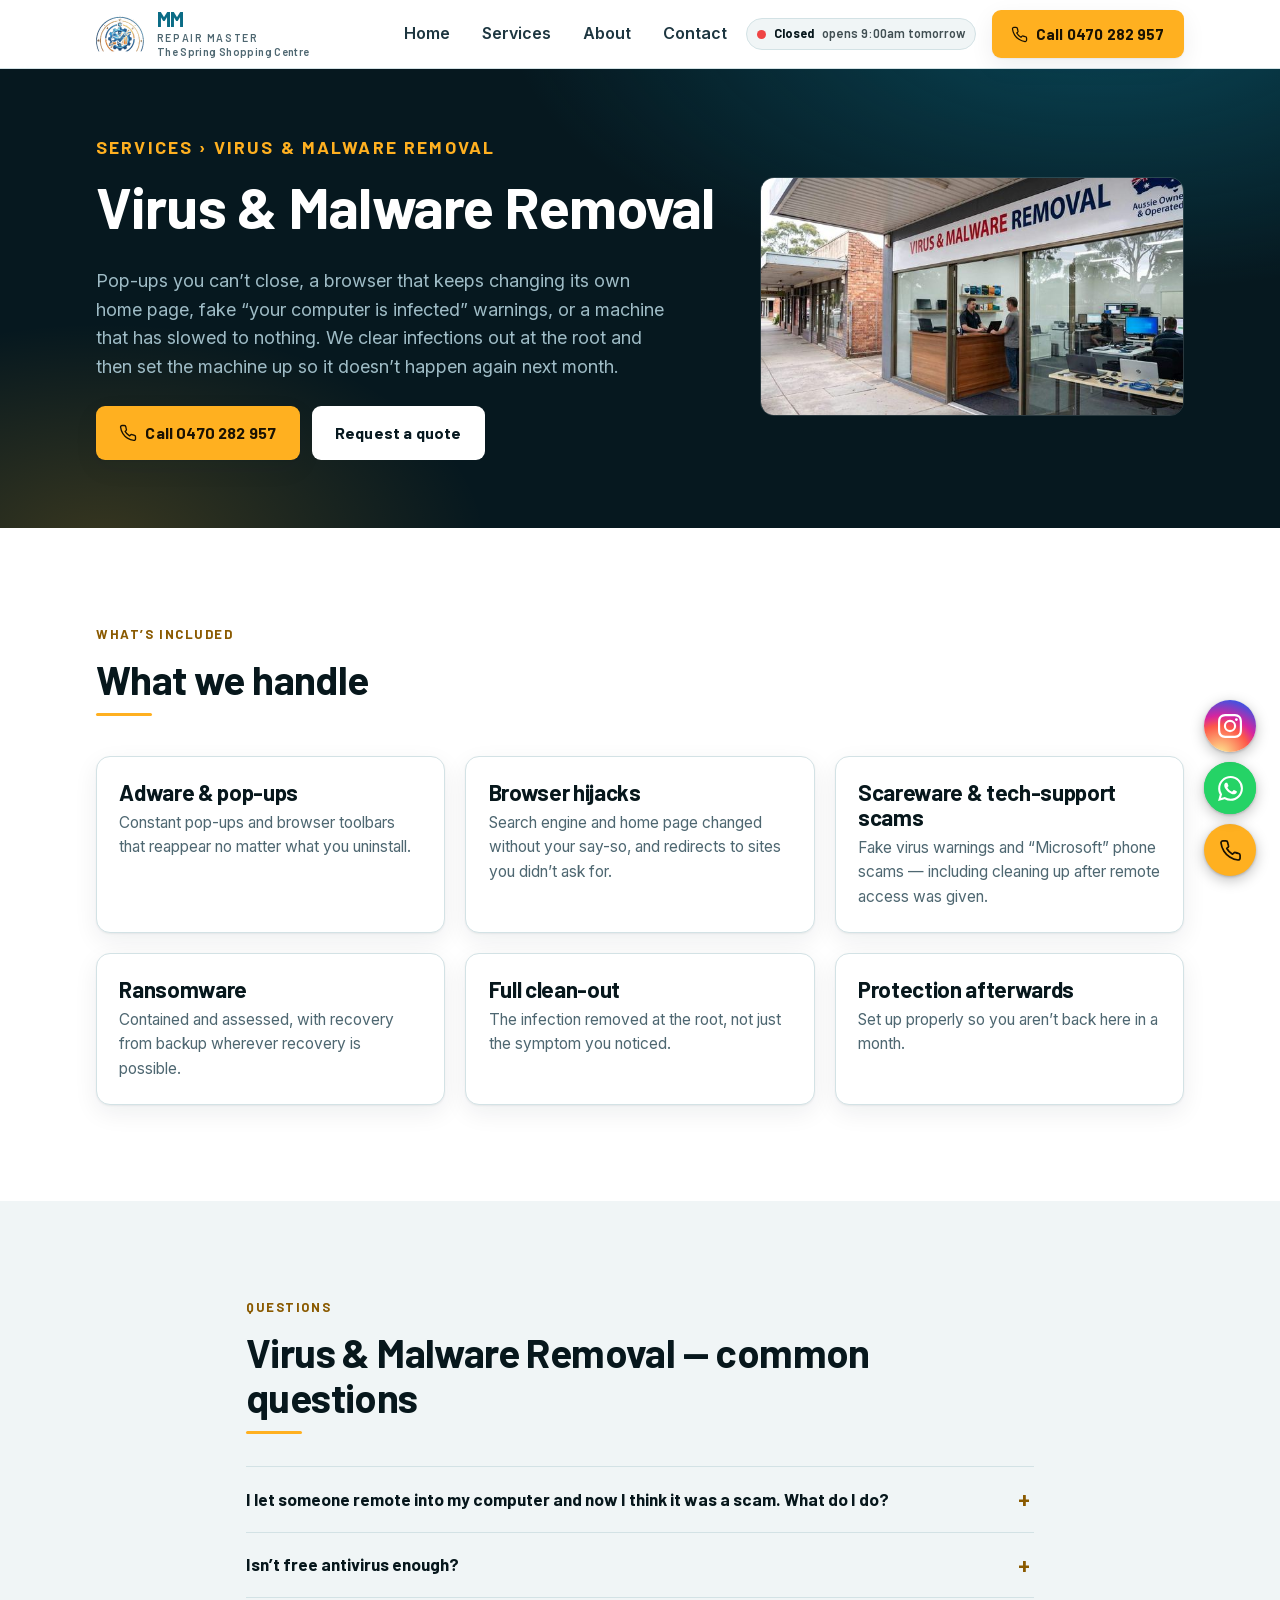
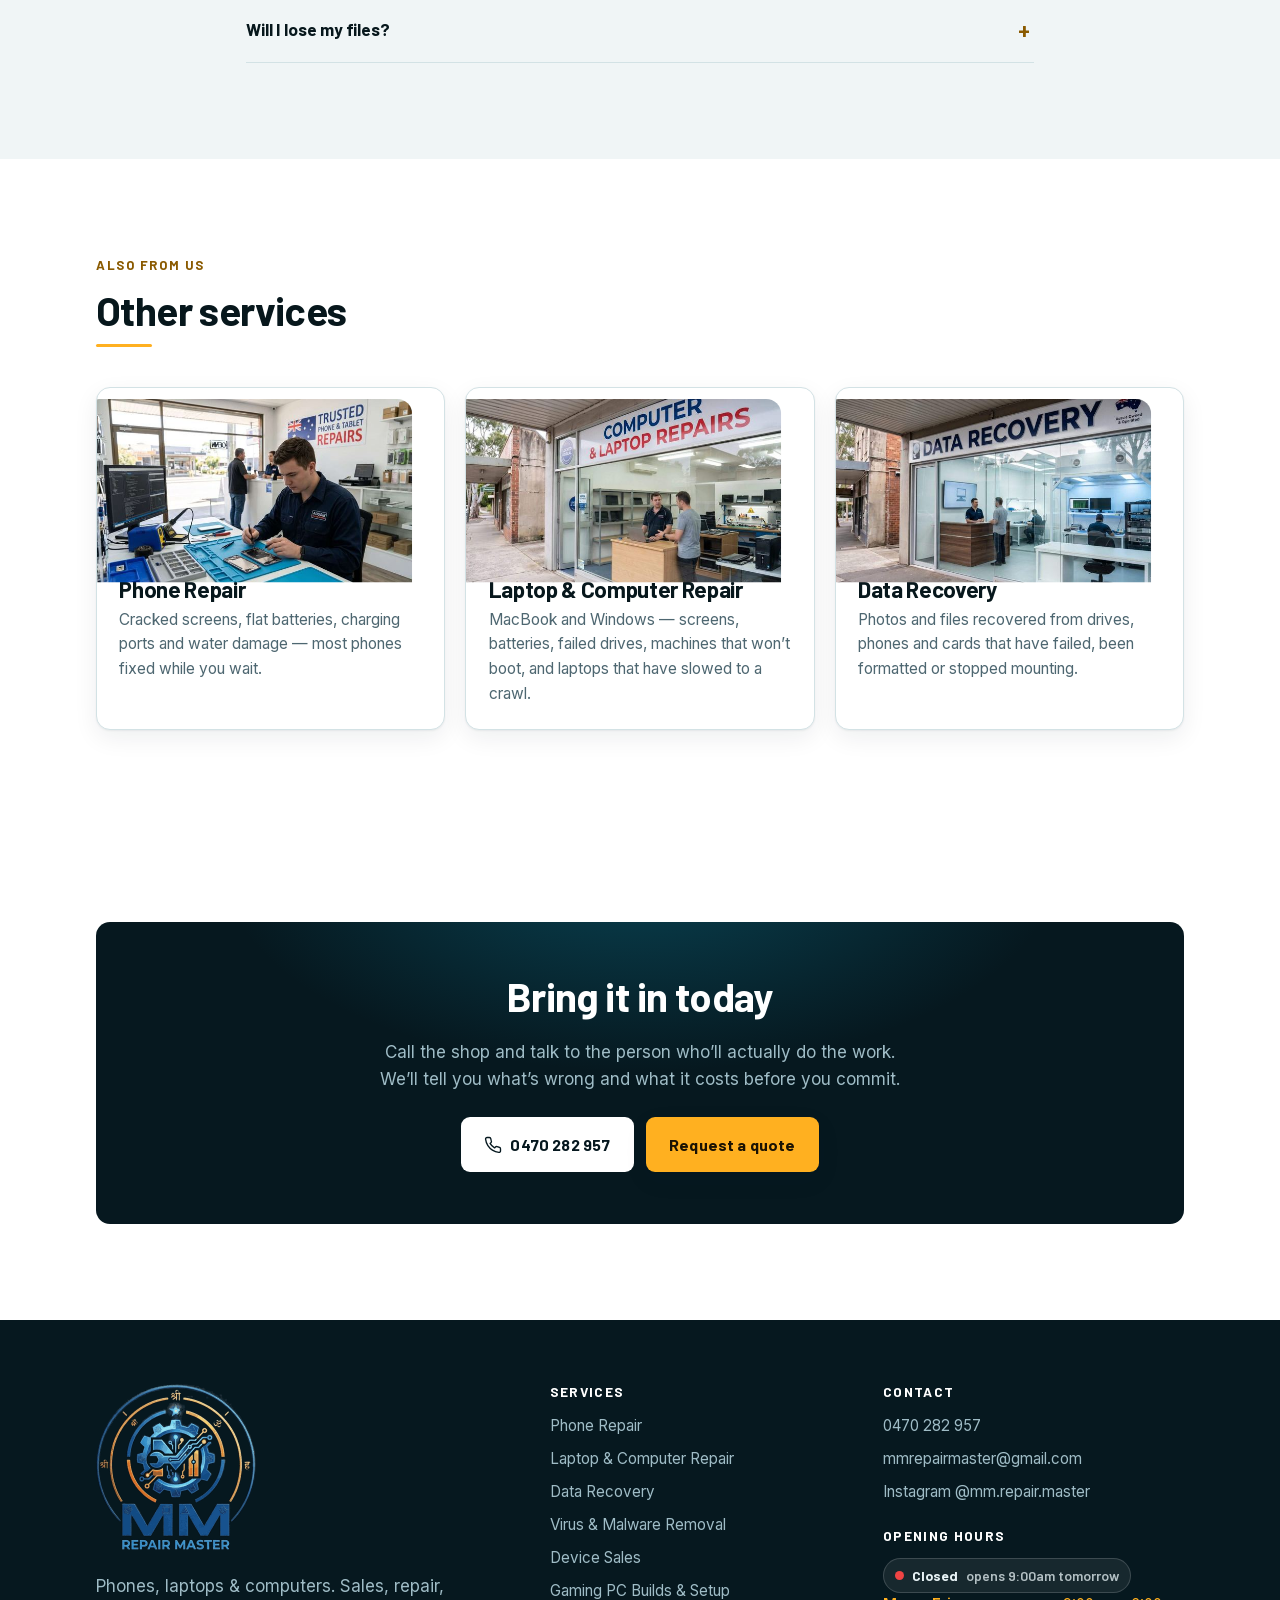
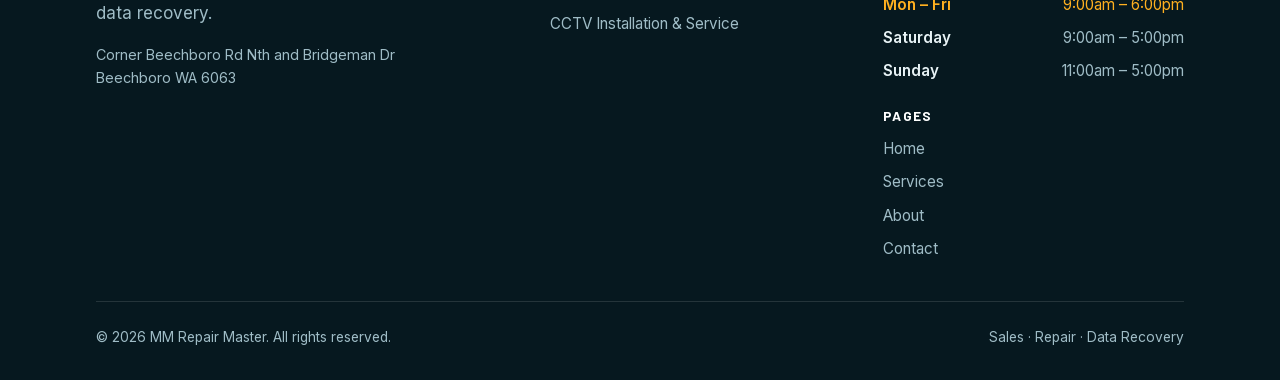
<file: services/virus-malware-removal.html>
<!doctype html>
<html lang="en-AU">
<head>
<meta charset="utf-8">
<meta name="viewport" content="width=device-width, initial-scale=1">
<title>Virus &amp; Malware Removal | MM Repair Master</title>
<meta name="description" content="Virus and malware removal in Beechboro, Perth. Adware, pop-ups, browser hijacks, scareware and ransomware cleared out properly. Call 0470 282 957.">
<link rel="canonical" href="https://www.mmrepairmaster.com.au/services/virus-malware-removal.html">
<meta name="robots" content="index, follow, max-image-preview:large">
<meta name="theme-color" content="#06181f">

<meta property="og:type" content="website">
<meta property="og:site_name" content="MM Repair Master">
<meta property="og:title" content="Virus &amp; Malware Removal | MM Repair Master">
<meta property="og:description" content="Virus and malware removal in Beechboro, Perth. Adware, pop-ups, browser hijacks, scareware and ransomware cleared out properly. Call 0470 282 957.">
<meta property="og:url" content="https://www.mmrepairmaster.com.au/services/virus-malware-removal.html">
<meta property="og:locale" content="en_AU">
<meta name="twitter:card" content="summary_large_image">

<link rel="preload" as="font" type="font/woff2" fetchpriority="low" href="../assets/fonts/inter-var.woff2" crossorigin><link rel="preload" as="font" type="font/woff2" fetchpriority="low" href="../assets/fonts/barlow-700.woff2" crossorigin><link rel="preload" as="font" type="font/woff2" fetchpriority="low" href="../assets/fonts/barlow-600.woff2" crossorigin>


<noscript></noscript>
<meta property="og:image" content="https://www.mmrepairmaster.com.au/assets/og-image.png">
<meta property="og:image:width" content="1200">
<meta property="og:image:height" content="630">
<meta name="twitter:image" content="https://www.mmrepairmaster.com.au/assets/og-image.png">
<link rel="icon" type="image/png" sizes="32x32" href="../assets/favicon-32.png">
<link rel="apple-touch-icon" href="../assets/icon.png">
<link rel="stylesheet" href="../assets/style.css?v=4">
<script type="application/ld+json">{"@context":"https://schema.org","@graph":[{"@type":"Service","name":"Virus & Malware Removal","description":"Pop-ups you can\u2019t close, a browser that keeps changing its own home page, fake \u201cyour computer is infected\u201d warnings, or a machine that has slowed to nothing. We clear infections out at the root and then set the machine up so it doesn\u2019t happen again next month.","provider":{"@type":"LocalBusiness","name":"MM Repair Master","telephone":"0470 282 957","url":"https://www.mmrepairmaster.com.au/"},"areaServed":{"@type":"City","name":"Perth"},"url":"https://www.mmrepairmaster.com.au/services/virus-malware-removal.html"},{"@context":"https://schema.org","@type":"FAQPage","mainEntity":[{"@type":"Question","name":"I let someone remote into my computer and now I think it was a scam. What do I do?","acceptedAnswer":{"@type":"Answer","text":"Disconnect it from the internet and bring it in. Change your banking and email passwords from a different device, and contact your bank. We'll check what was installed and clean the machine out."}},{"@type":"Question","name":"Isn't free antivirus enough?","acceptedAnswer":{"@type":"Answer","text":"It helps, but a lot of modern adware and scareware gets installed by the user clicking something, which antivirus won't always stop. Once it's in, it usually needs removing by hand."}},{"@type":"Question","name":"Will I lose my files?","acceptedAnswer":{"@type":"Answer","text":"No. Removing an infection doesn't mean wiping the machine. If the only safe option were a rebuild we'd back your data up first and tell you before doing it."}}]},{"@type":"BreadcrumbList","itemListElement":[{"@type":"ListItem","position":1,"name":"Home","item":"https://www.mmrepairmaster.com.au/"},{"@type":"ListItem","position":2,"name":"Our Services","item":"https://www.mmrepairmaster.com.au/services.html"},{"@type":"ListItem","position":3,"name":"Virus & Malware Removal","item":"https://www.mmrepairmaster.com.au/services/virus-malware-removal.html"}]}]}</script>
</head>
<body>
<a class="skip-link" href="#main">Skip to content</a>
<header class="site-header">
  <div class="wrap site-header__inner">
    <a class="logo" href="../index.html">
      <img class="logo__mark" src="../assets/icon.png" alt="" width="40" height="40" decoding="async">
      <span class="logo__text"><strong>MM</strong><em>Repair Master</em><small>The Spring Shopping Centre</small></span>
    </a>
    <nav class="nav" aria-label="Main"><a href="../index.html">Home</a><a href="../services.html">Services</a><a href="../about.html">About</a><a href="../contact.html">Contact</a></nav>
    <div class="hours-status hours-status--hdr" data-hours-status="header"></div>
    <a class="btn btn--primary header-cta" href="tel:+61470282957"><svg width="17" height="17" viewBox="0 0 24 24" fill="none" stroke="currentColor" stroke-width="1.8" stroke-linecap="round" stroke-linejoin="round" aria-hidden="true"><path d="M22 16.9v3a2 2 0 0 1-2.2 2 19.8 19.8 0 0 1-8.6-3.1 19.5 19.5 0 0 1-6-6A19.8 19.8 0 0 1 2.1 4.2 2 2 0 0 1 4.1 2h3a2 2 0 0 1 2 1.7c.1 1 .4 2 .7 2.9a2 2 0 0 1-.4 2.1L8.1 9.9a16 16 0 0 0 6 6l1.2-1.2a2 2 0 0 1 2.1-.5c.9.4 1.9.6 2.9.8a2 2 0 0 1 1.7 2z"/></svg> Call 0470 282 957</a>
    <a class="hdr-call" href="tel:+61470282957" aria-label="Call 0470 282 957"><svg width="21" height="21" viewBox="0 0 24 24" fill="none" stroke="currentColor" stroke-width="1.9" stroke-linecap="round" stroke-linejoin="round" aria-hidden="true"><path d="M22 16.9v3a2 2 0 0 1-2.2 2 19.8 19.8 0 0 1-8.6-3.1 19.5 19.5 0 0 1-6-6A19.8 19.8 0 0 1 2.1 4.2 2 2 0 0 1 4.1 2h3a2 2 0 0 1 2 1.7c.1 1 .4 2 .7 2.9a2 2 0 0 1-.4 2.1L8.1 9.9a16 16 0 0 0 6 6l1.2-1.2a2 2 0 0 1 2.1-.5c.9.4 1.9.6 2.9.8a2 2 0 0 1 1.7 2z"/></svg></a>
    <button class="burger" type="button" aria-expanded="false" aria-label="Open menu" aria-controls="mnav">
      <svg width="24" height="24" viewBox="0 0 24 24" fill="none" stroke="currentColor" stroke-width="2" stroke-linecap="round" aria-hidden="true"><path d="M3 6h18M3 12h18M3 18h18"/></svg>
    </button>
  </div>
  <div class="mobile-nav" id="mnav">
    <div class="mnav-hours">
      <div class="hours-status hours-status--lg" data-hours-status="mob"></div>
      <ul class="hours-mini hours-mini--light">
        <li><span>Mon &ndash; Fri</span><span>9:00am &ndash; 6:00pm</span></li>
        <li><span>Saturday</span><span>9:00am &ndash; 5:00pm</span></li>
        <li><span>Sunday</span><span>11:00am &ndash; 5:00pm</span></li>
      </ul>
    </div>
    <a href="../index.html">Home</a><a href="../services.html">Services</a><a href="../about.html">About</a><a href="../contact.html">Contact</a>
    <a class="btn btn--primary" href="tel:+61470282957">Call 0470 282 957</a>
  </div>
</header>
<main id="main"><a class="locbar" href="https://www.google.com/maps/search/?api=1&amp;query=Beechboro+Rd+Nth+and+Bridgeman+Dr+Beechboro+WA+6063" target="_blank" rel="noopener" aria-label="Corner Beechboro Rd Nth and Bridgeman Dr, Beechboro WA 6063 - open directions in Google Maps"><span class="locbar__pin" aria-hidden="true"><svg width="15" height="15" viewBox="0 0 24 24" fill="none" stroke="currentColor" stroke-width="2.2" stroke-linecap="round" stroke-linejoin="round"><path d="M20 10c0 6-8 12-8 12s-8-6-8-12a8 8 0 0 1 16 0Z"/><circle cx="12" cy="10" r="3"/></svg></span><span class="locbar__text"><strong>The Spring Shopping Centre</strong> <small>Beechboro 6063</small></span><span class="locbar__go" aria-hidden="true"><svg width="14" height="14" viewBox="0 0 24 24" fill="none" stroke="currentColor" stroke-width="2.4" stroke-linecap="round" stroke-linejoin="round"><path d="M5 12h13M12 5l7 7-7 7"/></svg></span></a>
<section class="hero hero--service" style="padding-top:clamp(36px,7vw,64px);padding-bottom:clamp(40px,7vw,68px)">
  <div class="wrap">
    <div>
      <p class="eyebrow"><a href="../services.html" style="color:inherit;text-decoration:none">Services</a> &rsaquo; Virus &amp; Malware Removal</p>
      <h1>Virus &amp; Malware Removal</h1>
      <p>Pop-ups you can&rsquo;t close, a browser that keeps changing its own home page, fake &ldquo;your computer is infected&rdquo; warnings, or a machine that has slowed to nothing. We clear infections out at the root and then set the machine up so it doesn&rsquo;t happen again next month.</p>
      <div class="btn-row">
        <a class="btn btn--primary" href="tel:+61470282957"><svg width="18" height="18" viewBox="0 0 24 24" fill="none" stroke="currentColor" stroke-width="1.8" stroke-linecap="round" stroke-linejoin="round" aria-hidden="true"><path d="M22 16.9v3a2 2 0 0 1-2.2 2 19.8 19.8 0 0 1-8.6-3.1 19.5 19.5 0 0 1-6-6A19.8 19.8 0 0 1 2.1 4.2 2 2 0 0 1 4.1 2h3a2 2 0 0 1 2 1.7c.1 1 .4 2 .7 2.9a2 2 0 0 1-.4 2.1L8.1 9.9a16 16 0 0 0 6 6l1.2-1.2a2 2 0 0 1 2.1-.5c.9.4 1.9.6 2.9.8a2 2 0 0 1 1.7 2z"/></svg> Call 0470 282 957</a>
        <a class="btn btn--onnavy" href="../contact.html">Request a quote</a>
      </div>
    </div>
    <img srcset="../assets/photos/virus-malware-removal-640.jpg 640w, ../assets/photos/virus-malware-removal-768.jpg 768w, ../assets/photos/virus-malware-removal-1024.jpg 1024w, ../assets/photos/virus-malware-removal-1280.jpg 1280w, ../assets/photos/virus-malware-removal.jpg 1600w" sizes="(min-width:900px) 440px, 90vw" class="hero__art" src="../assets/photos/virus-malware-removal.jpg" alt="" width="800" height="450" decoding="async" onerror="this.onerror=null;this.src='../assets/img/virus-malware-removal.svg'">
  </div>
</section>

<section class="section">
  <div class="wrap">
    <p class="eyebrow reveal">What&rsquo;s included</p>
    <h2 class="reveal">What we handle</h2>
    <div class="grid grid--3" style="margin-top:2.5rem">
        <div class="card reveal">
          <h3>Adware &amp; pop-ups</h3>
          <p>Constant pop-ups and browser toolbars that reappear no matter what you uninstall.</p>
        </div>
        <div class="card reveal">
          <h3>Browser hijacks</h3>
          <p>Search engine and home page changed without your say-so, and redirects to sites you didn&rsquo;t ask for.</p>
        </div>
        <div class="card reveal">
          <h3>Scareware &amp; tech-support scams</h3>
          <p>Fake virus warnings and &ldquo;Microsoft&rdquo; phone scams &mdash; including cleaning up after remote access was given.</p>
        </div>
        <div class="card reveal">
          <h3>Ransomware</h3>
          <p>Contained and assessed, with recovery from backup wherever recovery is possible.</p>
        </div>
        <div class="card reveal">
          <h3>Full clean-out</h3>
          <p>The infection removed at the root, not just the symptom you noticed.</p>
        </div>
        <div class="card reveal">
          <h3>Protection afterwards</h3>
          <p>Set up properly so you aren&rsquo;t back here in a month.</p>
        </div>
    </div>
  </div>
</section>

<section class="section section--surface">
  <div class="wrap" style="max-width:820px">
    <p class="eyebrow reveal">Questions</p>
    <h2 class="reveal">Virus &amp; Malware Removal &mdash; common questions</h2>
    <div class="reveal" style="margin-top:2rem"><div class="faq"><details><summary>I let someone remote into my computer and now I think it was a scam. What do I do?</summary><p>Disconnect it from the internet and bring it in. Change your banking and email passwords from a different device, and contact your bank. We&rsquo;ll check what was installed and clean the machine out.</p></details><details><summary>Isn&rsquo;t free antivirus enough?</summary><p>It helps, but a lot of modern adware and scareware gets installed by the user clicking something, which antivirus won&rsquo;t always stop. Once it&rsquo;s in, it usually needs removing by hand.</p></details><details><summary>Will I lose my files?</summary><p>No. Removing an infection doesn&rsquo;t mean wiping the machine. If the only safe option were a rebuild we&rsquo;d back your data up first and tell you before doing it.</p></details></div></div>
  </div>
</section>

<section class="section">
  <div class="wrap">
    <p class="eyebrow reveal">Also from us</p>
    <h2 class="reveal">Other services</h2>
    <div class="grid grid--3" style="margin-top:2.5rem">
        <a class="card card--link reveal" href="phone-repair.html">
          <img srcset="../assets/photos/phone-repair-640.jpg 640w, ../assets/photos/phone-repair-768.jpg 768w, ../assets/photos/phone-repair-1024.jpg 1024w, ../assets/photos/phone-repair-1280.jpg 1280w, ../assets/photos/phone-repair.jpg 1600w" sizes="(min-width:880px) 360px, (min-width:620px) 45vw, 86vw" class="card__media" src="../assets/photos/phone-repair.jpg" alt="" loading="lazy" width="800" height="450" onerror="this.onerror=null;this.src='../assets/img/phone-repair.svg'">
          <h3>Phone Repair</h3>
          <p>Cracked screens, flat batteries, charging ports and water damage &mdash; most phones fixed while you wait.</p>
        </a>
        <a class="card card--link reveal" href="computer-laptop-repair.html">
          <img srcset="../assets/photos/computer-laptop-repair-640.jpg 640w, ../assets/photos/computer-laptop-repair-768.jpg 768w, ../assets/photos/computer-laptop-repair-1024.jpg 1024w, ../assets/photos/computer-laptop-repair-1280.jpg 1280w, ../assets/photos/computer-laptop-repair.jpg 1600w" sizes="(min-width:880px) 360px, (min-width:620px) 45vw, 86vw" class="card__media" src="../assets/photos/computer-laptop-repair.jpg" alt="" loading="lazy" width="800" height="450" onerror="this.onerror=null;this.src='../assets/img/computer-laptop-repair.svg'">
          <h3>Laptop &amp; Computer Repair</h3>
          <p>MacBook and Windows &mdash; screens, batteries, failed drives, machines that won&rsquo;t boot, and laptops that have slowed to a crawl.</p>
        </a>
        <a class="card card--link reveal" href="data-recovery.html">
          <img srcset="../assets/photos/data-recovery-640.jpg 640w, ../assets/photos/data-recovery-768.jpg 768w, ../assets/photos/data-recovery-1024.jpg 1024w, ../assets/photos/data-recovery-1280.jpg 1280w, ../assets/photos/data-recovery.jpg 1600w" sizes="(min-width:880px) 360px, (min-width:620px) 45vw, 86vw" class="card__media" src="../assets/photos/data-recovery.jpg" alt="" loading="lazy" width="800" height="450" onerror="this.onerror=null;this.src='../assets/img/data-recovery.svg'">
          <h3>Data Recovery</h3>
          <p>Photos and files recovered from drives, phones and cards that have failed, been formatted or stopped mounting.</p>
        </a>
    </div>
  </div>
</section>

<section class="section">
  <div class="wrap">
    <div class="band reveal">
      <h2>Bring it in today</h2>
      <p>Call the shop and talk to the person who&rsquo;ll actually do the work. We&rsquo;ll tell you what&rsquo;s wrong and what it costs before you commit.</p>
      <div class="btn-row">
        <a class="btn btn--onnavy" href="tel:+61470282957"><svg width="18" height="18" viewBox="0 0 24 24" fill="none" stroke="currentColor" stroke-width="1.8" stroke-linecap="round" stroke-linejoin="round" aria-hidden="true"><path d="M22 16.9v3a2 2 0 0 1-2.2 2 19.8 19.8 0 0 1-8.6-3.1 19.5 19.5 0 0 1-6-6A19.8 19.8 0 0 1 2.1 4.2 2 2 0 0 1 4.1 2h3a2 2 0 0 1 2 1.7c.1 1 .4 2 .7 2.9a2 2 0 0 1-.4 2.1L8.1 9.9a16 16 0 0 0 6 6l1.2-1.2a2 2 0 0 1 2.1-.5c.9.4 1.9.6 2.9.8a2 2 0 0 1 1.7 2z"/></svg> 0470 282 957</a>
        <a class="btn btn--primary" href="../contact.html">Request a quote</a>
      </div>
    </div>
  </div>
</section>

</main>
<footer class="site-footer">
  <div class="wrap">
    <div class="footer-grid">
      <div>
        <a class="logo logo--footer" href="../index.html" aria-label="MM Repair Master home">
          <img src="../assets/logo.png" alt="MM Repair Master"
               width="160" height="166" decoding="async" loading="lazy">
        </a>
        <p style="color:var(--on-navy-muted);max-width:34ch">Phones, laptops &amp; computers. Sales, repair, data recovery.</p>
        <p style="color:var(--on-navy-muted);font-size:.9rem">
          Corner Beechboro Rd Nth and Bridgeman Dr<br>Beechboro WA 6063
        </p>
      </div>
      <div>
        <h4>Services</h4>
        <ul><li><a href="../services/phone-repair.html">Phone Repair</a></li><li><a href="../services/computer-laptop-repair.html">Laptop &amp; Computer Repair</a></li><li><a href="../services/data-recovery.html">Data Recovery</a></li><li><a href="../services/virus-malware-removal.html">Virus &amp; Malware Removal</a></li><li><a href="../services/device-sales.html">Device Sales</a></li><li><a href="../services/gaming-pc-setup.html">Gaming PC Builds &amp; Setup</a></li><li><a href="../services/cctv-installation.html">CCTV Installation &amp; Service</a></li></ul>
      </div>
      <div>
        <h4>Contact</h4>
        <ul>
          <li><a href="tel:+61470282957">0470 282 957</a></li>
          <li><a href="mailto:mmrepairmaster@gmail.com">mmrepairmaster@gmail.com</a></li>
          <li><a href="https://www.instagram.com/mm.repair.master/" rel="noopener">Instagram @mm.repair.master</a></li>
        </ul>
        <h4 style="margin-top:1.5rem">Opening hours</h4>
        <div class="hours-status" data-hours-status></div>
        <ul class="hours-mini">
          <li><span>Mon &ndash; Fri</span><span>9:00am &ndash; 6:00pm</span></li>
          <li><span>Saturday</span><span>9:00am &ndash; 5:00pm</span></li>
          <li><span>Sunday</span><span>11:00am &ndash; 5:00pm</span></li>
        </ul>
        <h4 style="margin-top:1.5rem">Pages</h4>
        <ul><li><a href="../index.html">Home</a></li><li><a href="../services.html">Services</a></li><li><a href="../about.html">About</a></li><li><a href="../contact.html">Contact</a></li></ul>
      </div>
    </div>
    <div class="footer-bottom">
      <span>&copy; <span id="yr">2026</span> MM Repair Master. All rights reserved.</span>
      <span>Sales &middot; Repair &middot; Data Recovery</span>
    </div>
  </div>
</footer>

<div class="fab-stack">
  <a class="fab fab--call" href="tel:+61470282957" aria-label="Call 0470 282 957">
    <span class="fab__label">Call 0470 282 957</span><svg width="23" height="23" viewBox="0 0 24 24" fill="none" stroke="currentColor" stroke-width="1.8" stroke-linecap="round" stroke-linejoin="round" aria-hidden="true"><path d="M22 16.9v3a2 2 0 0 1-2.2 2 19.8 19.8 0 0 1-8.6-3.1 19.5 19.5 0 0 1-6-6A19.8 19.8 0 0 1 2.1 4.2 2 2 0 0 1 4.1 2h3a2 2 0 0 1 2 1.7c.1 1 .4 2 .7 2.9a2 2 0 0 1-.4 2.1L8.1 9.9a16 16 0 0 0 6 6l1.2-1.2a2 2 0 0 1 2.1-.5c.9.4 1.9.6 2.9.8a2 2 0 0 1 1.7 2z"/></svg>
  </a>
  <a class="fab fab--whatsapp" href="https://wa.me/61470282957" target="_blank" rel="noopener"
     aria-label="Message us on WhatsApp">
    <span class="fab__label">WhatsApp us</span><svg width="25" height="25" viewBox="0 0 24 24" fill="none" stroke="currentColor" stroke-width="1.8" stroke-linecap="round" stroke-linejoin="round" aria-hidden="true"><path fill="currentColor" stroke="none" d="M17.472 14.382c-.297-.149-1.758-.867-2.03-.967-.273-.099-.471-.148-.67.15-.197.297-.767.966-.94 1.164-.173.199-.347.223-.644.075-.297-.149-1.255-.463-2.39-1.475-.883-.788-1.48-1.761-1.653-2.059-.173-.297-.018-.458.13-.606.134-.133.298-.347.446-.52.149-.174.198-.298.298-.497.099-.198.05-.371-.025-.52-.075-.149-.669-1.612-.916-2.207-.242-.579-.487-.5-.669-.51-.173-.008-.371-.01-.57-.01-.198 0-.52.074-.792.372-.272.297-1.04 1.016-1.04 2.479 0 1.462 1.065 2.875 1.213 3.074.149.198 2.096 3.2 5.077 4.487.709.306 1.262.489 1.694.625.712.227 1.36.195 1.871.118.571-.085 1.758-.719 2.006-1.413.248-.694.248-1.289.173-1.413-.074-.124-.272-.198-.57-.347m-5.421 7.403h-.004a9.87 9.87 0 0 1-5.031-1.378l-.361-.214-3.741.982.998-3.648-.235-.374a9.86 9.86 0 0 1-1.51-5.26c.001-5.45 4.436-9.884 9.888-9.884 2.64 0 5.122 1.03 6.988 2.898a9.825 9.825 0 0 1 2.893 6.994c-.003 5.45-4.437 9.884-9.885 9.884m8.413-18.297A11.815 11.815 0 0 0 12.05 0C5.495 0 .16 5.335.157 11.892c0 2.096.547 4.142 1.588 5.945L.057 24l6.305-1.654a11.882 11.882 0 0 0 5.683 1.448h.005c6.554 0 11.89-5.335 11.893-11.893a11.821 11.821 0 0 0-3.48-8.413z"/></svg>
  </a>
  <a class="fab fab--instagram" href="https://www.instagram.com/mm.repair.master/" target="_blank" rel="noopener"
     aria-label="MM Repair Master on Instagram">
    <span class="fab__label">@mm.repair.master</span><svg width="24" height="24" viewBox="0 0 24 24" fill="none" stroke="currentColor" stroke-width="1.8" stroke-linecap="round" stroke-linejoin="round" aria-hidden="true"><path fill="currentColor" stroke="none" d="M12 2.163c3.204 0 3.584.012 4.85.07 3.252.148 4.771 1.691 4.919 4.919.058 1.265.069 1.645.069 4.849 0 3.205-.012 3.584-.069 4.849-.149 3.225-1.664 4.771-4.919 4.919-1.266.058-1.644.07-4.85.07-3.204 0-3.584-.012-4.849-.07-3.26-.149-4.771-1.699-4.919-4.92-.058-1.265-.07-1.644-.07-4.849 0-3.204.013-3.583.07-4.849.149-3.227 1.664-4.771 4.919-4.919 1.266-.057 1.645-.069 4.849-.069zM12 0C8.741 0 8.333.014 7.053.072 2.695.272.273 2.69.073 7.052.014 8.333 0 8.741 0 12c0 3.259.014 3.668.072 4.948.2 4.358 2.618 6.78 6.98 6.98C8.333 23.986 8.741 24 12 24c3.259 0 3.668-.014 4.948-.072 4.354-.2 6.782-2.618 6.979-6.98.059-1.28.073-1.689.073-4.948 0-3.259-.014-3.667-.072-4.947-.196-4.354-2.617-6.78-6.979-6.98C15.668.014 15.259 0 12 0zm0 5.838a6.162 6.162 0 1 0 0 12.324 6.162 6.162 0 0 0 0-12.324zM12 16a4 4 0 1 1 0-8 4 4 0 0 1 0 8zm6.406-11.845a1.44 1.44 0 1 0 0 2.881 1.44 1.44 0 0 0 0-2.881z"/></svg>
  </a>
</div>
<div class="callbar">
  <a href="tel:+61470282957"><svg width="18" height="18" viewBox="0 0 24 24" fill="none" stroke="currentColor" stroke-width="1.8" stroke-linecap="round" stroke-linejoin="round" aria-hidden="true"><path d="M22 16.9v3a2 2 0 0 1-2.2 2 19.8 19.8 0 0 1-8.6-3.1 19.5 19.5 0 0 1-6-6A19.8 19.8 0 0 1 2.1 4.2 2 2 0 0 1 4.1 2h3a2 2 0 0 1 2 1.7c.1 1 .4 2 .7 2.9a2 2 0 0 1-.4 2.1L8.1 9.9a16 16 0 0 0 6 6l1.2-1.2a2 2 0 0 1 2.1-.5c.9.4 1.9.6 2.9.8a2 2 0 0 1 1.7 2z"/></svg> Call now</a>
  <a href="../contact.html"><svg width="18" height="18" viewBox="0 0 24 24" fill="none" stroke="currentColor" stroke-width="1.8" stroke-linecap="round" stroke-linejoin="round" aria-hidden="true"><rect x="2" y="4" width="20" height="16" rx="2"/><path d="m2 7 10 6 10-6"/></svg> Get a quote</a>
</div>

<script>document.getElementById('yr').textContent=new Date().getFullYear();</script>
<script src="../assets/site.js?v=4" defer></script>
</body>
</html>
</file>
<file: assets/style.css>
/* Self-hosted so the fonts arrive with the stylesheet instead of swapping in
   late and rewrapping every line of text. font-display:optional means the
   browser either has the font in time for the first paint or uses the system
   font for that whole page load - it never swaps mid-load, so no layout shift. */@font-face{font-family:"Barlow";font-style:normal;font-weight:600;font-display:optional;src:url(fonts/barlow-600.woff2) format("woff2")}@font-face{font-family:"Barlow";font-style:normal;font-weight:700;font-display:optional;src:url(fonts/barlow-700.woff2) format("woff2")}@font-face{font-family:"Inter";font-style:normal;font-weight:400 700;font-display:optional;src:url(fonts/inter-var.woff2) format("woff2")}:root{--accent:#ffb020;--accent-ink:#1a1203;--accent-text:#8a5a00;--accent-soft:#fff2d6;--brand:#0b6c86;--brand-soft:#dcf0f5;--ink:#07171c;--ink-2:#1d3640;--muted:#4e6771;--bg:#ffffff;--surface:#f0f5f6;--surface-2:#e2ecee;--border:#d3e2e5;--navy:#06181f;--on-navy:#e8f3f6;--on-navy-muted:#9fbcc6;--ok:#1a7f4b;--radius:14px;--radius-sm:9px;--shadow:0 1px 2px rgba(16,30,48,.06),0 8px 24px rgba(16,30,48,.07);--shadow-lg:0 2px 4px rgba(16,30,48,.07),0 18px 48px rgba(16,30,48,.12);--gutter:16px;--maxw:1120px;--font-head:"Barlow",system-ui,-apple-system,"Segoe UI",sans-serif;--font-body:"Inter",system-ui,-apple-system,"Segoe UI",Roboto,sans-serif}@media (prefers-color-scheme:dark){:root:not([data-theme="light"]){--ink:#e9f4f7;--ink-2:#c3d8de;--muted:#93aeb7;--bg:#081a21;--surface:#102a34;--surface-2:#183743;--border:#23424e;--navy:#040f14;--brand:#45b9da;--brand-soft:#0d2b35;--accent:#ffb020;--accent-ink:#1a1203;--accent-text:#ffc451;--accent-soft:#2e2208;--on-navy:#e8f3f6;--on-navy-muted:#9fbcc6;--shadow:0 1px 2px rgba(0,0,0,.4),0 8px 24px rgba(0,0,0,.35);--shadow-lg:0 2px 4px rgba(0,0,0,.45),0 18px 48px rgba(0,0,0,.5)}}:root[data-theme="dark"]{--ink:#e9f4f7;--ink-2:#c3d8de;--muted:#93aeb7;--bg:#081a21;--surface:#102a34;--surface-2:#183743;--border:#23424e;--navy:#040f14;--brand:#45b9da;--brand-soft:#0d2b35;--accent:#ffb020;--accent-ink:#1a1203;--accent-text:#ffc451;--accent-soft:#2e2208;--shadow:0 1px 2px rgba(0,0,0,.4),0 8px 24px rgba(0,0,0,.35);--shadow-lg:0 2px 4px rgba(0,0,0,.45),0 18px 48px rgba(0,0,0,.5)}*,*::before,*::after{box-sizing:border-box}html{-webkit-text-size-adjust:100%;scroll-behavior:smooth}@media (prefers-reduced-motion:reduce){html{scroll-behavior:auto}}body{margin:0;background:var(--bg);color:var(--ink);font-family:var(--font-body);font-size:17px;line-height:1.6;-webkit-font-smoothing:antialiased;overflow-x:hidden}h1,h2,h3,h4{font-family:var(--font-head);font-weight:700;line-height:1.12;letter-spacing:-0.015em;margin:0 0 .5em;color:var(--ink)}h1{font-size:clamp(2.1rem,7vw,3.6rem)}h2{font-size:clamp(1.6rem,4.6vw,2.5rem)}h3{font-size:clamp(1.15rem,2.4vw,1.4rem)}p{margin:0 0 1rem;color:var(--ink-2)}a{color:inherit}img,svg{max-width:100%;height:auto;display:block}.wrap{width:100%;max-width:var(--maxw);margin:0 auto;padding:0 var(--gutter)}.section{padding:clamp(48px,9vw,96px) 0}.section--surface{background:var(--surface)}.lede{font-size:1.1rem;color:var(--muted);max-width:62ch}.center{text-align:center}.center .lede{margin-inline:auto}.eyebrow{font-family:var(--font-head);font-size:.82rem;font-weight:700;letter-spacing:.12em;text-transform:uppercase;color:var(--accent-text);margin:0 0 .75rem}.btn{display:inline-flex;align-items:center;justify-content:center;gap:.5rem;font-family:var(--font-head);font-weight:700;font-size:1rem;letter-spacing:.01em;padding:.85rem 1.4rem;border-radius:var(--radius-sm);border:1.5px solid transparent;text-decoration:none;cursor:pointer;transition:transform .15s ease,box-shadow .15s ease,background .15s ease;min-height:48px}.btn:hover{transform:translateY(-1px)}.btn:active{transform:translateY(0)}.btn:focus-visible{outline:3px solid var(--accent);outline-offset:2px}.btn--primary{background:var(--accent);color:var(--accent-ink);box-shadow:var(--shadow)}.btn--primary:hover{box-shadow:var(--shadow-lg)}.btn--ghost{border-color:var(--border);color:var(--ink);background:var(--bg)}.btn--ghost:hover{border-color:var(--accent);color:var(--accent-text)}.btn--onnavy{background:#fff;color:var(--navy)}.btn-row{display:flex;flex-wrap:wrap;gap:.75rem;margin-top:1.5rem}.site-header{position:sticky;top:0;z-index:50;background:color-mix(in srgb,var(--bg) 88%,transparent);backdrop-filter:blur(12px);border-bottom:1px solid var(--border)}.site-header__inner{display:flex;align-items:center;gap:1rem;min-height:68px}.logo{display:inline-flex;align-items:center;gap:.6rem;font-family:var(--font-head);font-weight:700;font-size:1.22rem;letter-spacing:-.01em;text-decoration:none;color:var(--ink);margin-right:auto}img.logo__mark{width:40px;height:40px;flex:none;object-fit:contain}.logo__text{display:grid;line-height:1}.logo__text strong{font-family:var(--font-head);font-weight:700;font-size:1.3rem;letter-spacing:-.02em;color:var(--brand)}.logo__text em{font-style:normal;font-weight:600;font-size:.62rem;letter-spacing:.17em;text-transform:uppercase;color:var(--muted);margin-top:2px}.logo__text small{display:block;margin-top:3px;font-size:.605rem;font-weight:600;letter-spacing:.035em;color:var(--muted);white-space:nowrap}@media (max-width:719px){.logo__text small{display:none}}.site-header.is-stuck .logo__text small{display:none}.site-footer .logo__text strong{color:#fff}.site-footer .logo__text em{color:var(--accent)}.nav{display:none}.nav a{text-decoration:none;font-weight:600;font-size:.98rem;color:var(--ink-2);padding:.4rem .2rem}.nav a:hover,.nav a[aria-current="page"]{color:var(--accent-text)}.header-cta{display:none}.burger{margin-left:auto;width:46px;height:46px;flex:none;display:grid;place-items:center;background:var(--surface);border:1px solid var(--border);border-radius:var(--radius-sm);cursor:pointer;color:var(--ink)}.burger:focus-visible{outline:3px solid var(--accent);outline-offset:2px}.mobile-nav{display:none;border-top:1px solid var(--border);background:var(--bg);padding:.5rem var(--gutter) 1.25rem}.mobile-nav.is-open{display:block}.mobile-nav a{display:block;padding:.9rem .25rem;border-bottom:1px solid var(--border);text-decoration:none;font-weight:600;color:var(--ink)}.mobile-nav .btn{width:100%;margin-top:1rem}@media (min-width:880px){.nav{display:flex;gap:1.6rem;align-items:center}.header-cta{display:inline-flex}.burger{display:none}.mobile-nav{display:none !important}}.hero{position:relative;background:var(--navy);color:var(--on-navy);overflow:hidden;padding:clamp(52px,10vw,104px) 0 clamp(56px,10vw,96px)}.hero::after{content:"";position:absolute;inset:0;background:radial-gradient(900px 420px at 86% -12%,rgba(13,124,152,.46),transparent 66%),radial-gradient(620px 360px at 8% 104%,rgba(255,176,32,.20),transparent 62%);pointer-events:none}.hero>.wrap{position:relative;z-index:1}.hero h1{color:#fff;max-width:20ch}.hero h1 em{font-style:normal;color:var(--accent)}.hero p{color:var(--on-navy-muted);font-size:1.12rem;max-width:52ch}.hero .eyebrow{color:var(--accent)}.trust-strip{display:flex;flex-wrap:wrap;gap:.5rem .75rem;margin-top:2rem;padding-top:1.5rem;border-top:1px solid rgba(255,255,255,.12)}.trust-strip span{display:inline-flex;align-items:center;gap:.45rem;font-size:.9rem;font-weight:600;color:var(--on-navy);background:rgba(255,255,255,.07);border:1px solid rgba(255,255,255,.12);border-radius:999px;padding:.4rem .8rem}.trust-strip svg{color:var(--accent);flex:none}.grid{display:grid;gap:1rem}@media (min-width:620px){.grid--2{grid-template-columns:repeat(2,1fr)}}@media (min-width:880px){.grid{gap:1.25rem}.grid--3{grid-template-columns:repeat(3,1fr)}.grid--4{grid-template-columns:repeat(4,1fr)}}.card{background:var(--bg);border:1px solid var(--border);border-radius:var(--radius);padding:1.4rem;box-shadow:var(--shadow)}.card--link{text-decoration:none;display:block;overflow:hidden;transition:transform .22s cubic-bezier(.22,.8,.3,1),box-shadow .22s ease,border-color .22s ease}.card--link:hover{transform:translateY(-4px);box-shadow:var(--shadow-lg);border-color:var(--accent)}.card h3{margin-bottom:.35rem}.card p{margin:0;font-size:.97rem;color:var(--muted)}.card__icon{width:44px;height:44px;border-radius:11px;background:var(--brand-soft);color:var(--brand);display:grid;place-items:center;margin-bottom:1rem}.card__price{display:inline-block;margin-top:.9rem;font-family:var(--font-head);font-weight:700;font-size:.92rem;color:var(--accent-text)}.steps{counter-reset:step;list-style:none;padding:0;margin:0;display:grid;gap:1.25rem}@media (min-width:880px){.steps{grid-template-columns:repeat(4,1fr)}}.steps li{position:relative;padding-top:3.25rem}.steps li::before{counter-increment:step;content:counter(step);position:absolute;top:0;left:0;width:44px;height:44px;border-radius:50%;background:linear-gradient(145deg,#13a0c2,var(--brand));color:#fff;font-family:var(--font-head);font-weight:700;font-size:1.15rem;display:grid;place-items:center}.steps h3{font-size:1.1rem;margin-bottom:.3rem}.steps p{font-size:.95rem;margin:0;color:var(--muted)}.faq{border-top:1px solid var(--border)}.faq details{border-bottom:1px solid var(--border)}.faq summary{cursor:pointer;list-style:none;font-family:var(--font-head);font-weight:700;font-size:1.08rem;padding:1.15rem 2.5rem 1.15rem 0;position:relative}.faq summary::-webkit-details-marker{display:none}.faq summary::after{content:"+";position:absolute;right:.25rem;top:50%;transform:translateY(-50%);font-size:1.5rem;font-weight:400;color:var(--accent-text);line-height:1;transition:transform .28s cubic-bezier(.22,.8,.3,1)}.faq details[open] summary::after{transform:translateY(-50%) rotate(135deg)}.faq summary:focus-visible{outline:3px solid var(--accent);outline-offset:2px}.faq details>p{padding:0 0 1.15rem;margin:0;max-width:70ch}.review{background:var(--bg);border:1px solid var(--border);border-radius:var(--radius);padding:1.4rem}.review__stars{color:var(--accent);letter-spacing:.12em;font-size:1.05rem}.review p{font-size:1rem;color:var(--ink-2);margin:.6rem 0 1rem}.review cite{font-style:normal;font-weight:700;font-size:.92rem;color:var(--ink)}.review cite span{display:block;font-weight:600;color:var(--muted);font-size:.86rem}.form{display:grid;gap:1rem}.field{display:grid;gap:.35rem}.field label{font-weight:600;font-size:.93rem}.field label .req{color:var(--accent-text)}.field input,.field select,.field textarea{font:inherit;font-size:1rem;padding:.8rem .9rem;border:1.5px solid var(--border);border-radius:var(--radius-sm);background:var(--bg);color:var(--ink);min-height:48px;width:100%}.field textarea{min-height:130px;resize:vertical}.field input:focus,.field select:focus,.field textarea:focus{outline:none;border-color:var(--accent);box-shadow:0 0 0 3px var(--accent-soft)}.form__note{font-size:.86rem;color:var(--muted);margin:0}.detail-list{list-style:none;margin:0;padding:0;display:grid;gap:1.1rem}.detail-list li{display:flex;gap:.9rem;align-items:flex-start}.detail-list svg{color:var(--accent);flex:none;margin-top:.2rem}.detail-list strong{display:block;font-family:var(--font-head);font-size:1rem}.detail-list a{color:var(--ink-2);text-decoration:none}.detail-list a:hover{color:var(--accent-text)}.hours{width:100%;border-collapse:collapse;font-size:.97rem}.hours th,.hours td{text-align:left;padding:.6rem 0;border-bottom:1px solid var(--border)}.hours th{font-weight:600;color:var(--ink)}.hours td{color:var(--muted);text-align:right}.hours .closed{color:var(--muted)}.band{background:var(--navy);color:var(--on-navy);border-radius:var(--radius);padding:clamp(28px,5vw,52px);text-align:center;position:relative;overflow:hidden}.band::after{content:"";position:absolute;inset:0;background:radial-gradient(600px 300px at 50% -20%,rgba(13,124,152,.42),transparent 70%);pointer-events:none}.band>*{position:relative;z-index:1}.band h2{color:#fff}.band p{color:var(--on-navy-muted);margin-inline:auto;max-width:48ch}.band .btn-row{justify-content:center}.site-footer{background:var(--navy);color:var(--on-navy-muted);padding:clamp(40px,7vw,64px) 0 2rem;margin-top:0}.site-footer a{color:var(--on-navy-muted);text-decoration:none}.site-footer a:hover{color:#fff}.footer-grid{display:grid;gap:2rem}@media (min-width:760px){.footer-grid{grid-template-columns:1.4fr 1fr 1fr}}.site-footer h4{color:#fff;font-size:.85rem;letter-spacing:.1em;text-transform:uppercase;margin-bottom:.9rem}.site-footer ul{list-style:none;margin:0;padding:0;display:grid;gap:.55rem;font-size:.95rem}.site-footer .logo{color:#fff;margin-bottom:.9rem}.logo--footer{display:inline-block;margin-right:0}.logo--footer img{width:160px;height:auto}.footer-bottom{margin-top:2.5rem;padding-top:1.5rem;border-top:1px solid rgba(255,255,255,.12);font-size:.86rem;display:flex;flex-wrap:wrap;gap:.5rem 1.5rem;justify-content:space-between}.callbar{position:fixed;bottom:0;left:0;right:0;z-index:60;display:grid;grid-template-columns:1fr 1fr;gap:1px;background:var(--border);border-top:1px solid var(--border);padding-bottom:env(safe-area-inset-bottom)}.callbar a{display:flex;align-items:center;justify-content:center;gap:.5rem;min-height:56px;text-decoration:none;font-family:var(--font-head);font-weight:700;font-size:1.02rem}.callbar a:first-child{background:var(--accent);color:var(--accent-ink)}.callbar a:last-child{background:var(--bg);color:var(--ink)}@media (min-width:880px){.callbar{display:none}}@media (max-width:879px){body{padding-bottom:56px}}.reveal{opacity:0;transform:translateY(18px);transition:opacity .6s cubic-bezier(.22,.8,.3,1),transform .6s cubic-bezier(.22,.8,.3,1)}.reveal.is-in{opacity:1;transform:none}@media (prefers-reduced-motion:reduce){.reveal{opacity:1;transform:none;transition:none}}.skip-link{position:absolute;left:-9999px;top:0;background:var(--accent);color:#fff;padding:.75rem 1rem;z-index:100;border-radius:0 0 var(--radius-sm) 0;font-weight:700}.skip-link:focus{left:0}.fab-stack{position:fixed;right:14px;bottom:70px;z-index:70;display:flex;flex-direction:column-reverse;gap:10px}@media (min-width:880px){.fab-stack{right:24px;bottom:24px}}.fab{position:relative;width:52px;height:52px;border-radius:50%;display:grid;place-items:center;color:#fff;text-decoration:none;box-shadow:0 4px 14px rgba(0,0,0,.26),0 1px 3px rgba(0,0,0,.2);transition:transform .18s ease,box-shadow .18s ease;-webkit-tap-highlight-color:transparent}.fab:hover,.fab:focus-visible{transform:scale(1.08);box-shadow:0 6px 20px rgba(0,0,0,.34),0 2px 5px rgba(0,0,0,.24)}.fab:focus-visible{outline:3px solid #fff;outline-offset:3px}.fab:active{transform:scale(.96)}.fab--whatsapp{background:#25d366}.fab--call{background:var(--accent);color:var(--accent-ink)}.fab--instagram{background:radial-gradient(circle at 30% 107%,#fdf497 0%,#fd5949 45%,#d6249f 60%,#285aeb 90%)}.fab__label{position:absolute;right:calc(100% + 10px);white-space:nowrap;background:var(--navy);color:#fff;font-family:var(--font-head);font-weight:700;font-size:.85rem;letter-spacing:.01em;padding:.42rem .7rem;border-radius:7px;opacity:0;transform:translateX(6px);transition:opacity .18s ease,transform .18s ease;pointer-events:none;box-shadow:0 2px 10px rgba(0,0,0,.22)}@media (hover:hover) and (min-width:880px){.fab:hover .fab__label,.fab:focus-visible .fab__label{opacity:1;transform:translateX(0)}}@media (max-width:879px){.fab__label{display:none}}@media (prefers-reduced-motion:no-preference){.fab--whatsapp::after{content:"";position:absolute;inset:0;border-radius:50%;border:2px solid #25d366;animation:fabPulse 2.6s ease-out infinite}@keyframes fabPulse{0%{transform:scale(1);opacity:.65}70%{transform:scale(1.5);opacity:0}100%{transform:scale(1.5);opacity:0}}}.map{width:100%;height:300px;border:1px solid var(--border);border-radius:var(--radius);display:block}.card__media{display:block;width:calc(100% + 2.8rem);margin:-1.4rem -1.4rem 1.15rem;aspect-ratio:16 / 9;object-fit:cover;border-radius:var(--radius) var(--radius) 0 0;background:var(--navy)}.card--link:hover .card__media{filter:saturate(1.15) brightness(1.07)}.card__media,.card--link:hover .card__media{transition:filter .2s ease}.hero--service>.wrap{display:grid;gap:1.75rem;align-items:center}@media (min-width:900px){.hero--service>.wrap{grid-template-columns:1.25fr .85fr;gap:2.5rem}}.hero__art{width:100%;border-radius:var(--radius);border:1px solid rgba(255,255,255,.14);display:block}@media (max-width:899px){.hero__art{display:none}}.card__media.has-photo{object-fit:cover}.hero__art.has-photo{object-fit:cover;aspect-ratio:16 / 9}@media (prefers-reduced-motion:no-preference){@keyframes heroIn{from{opacity:0;transform:translateY(18px)}to{opacity:1;transform:none}}.hero .eyebrow,.hero h1,.hero p,.hero .btn-row,.hero .trust-strip,.hero__art{animation:heroIn .72s cubic-bezier(.22,.8,.3,1) backwards}.hero .eyebrow{animation-delay:.04s}.hero h1{animation-delay:.12s}.hero p{animation-delay:.22s}.hero .btn-row{animation-delay:.32s}.hero .trust-strip{animation-delay:.42s}.hero__art{animation-delay:.26s}.site-header{transition:box-shadow .28s ease,background-color .28s ease}.site-header.is-stuck{background:color-mix(in srgb,var(--bg) 97%,transparent);box-shadow:0 1px 0 var(--border),0 6px 22px rgba(0,0,0,.09)}.card__media{transition:transform .5s cubic-bezier(.22,.8,.3,1),filter .25s ease}.card--link:hover .card__media,.card--link:focus-visible .card__media{transform:scale(1.05)}.card__price{transition:transform .24s cubic-bezier(.22,.8,.3,1)}.card--link:hover .card__price,.card--link:focus-visible .card__price{transform:translateX(5px)}.nav a{position:relative}.nav a::after{content:"";position:absolute;left:0;right:0;bottom:-2px;height:2px;border-radius:2px;background:var(--accent);transform:scaleX(0);transform-origin:left center;transition:transform .26s cubic-bezier(.22,.8,.3,1)}.nav a:hover::after,.nav a[aria-current="page"]::after{transform:scaleX(1)}@keyframes faqIn{from{opacity:0;transform:translateY(-7px)}to{opacity:1;transform:none}}.faq details[open]>p{animation:faqIn .34s cubic-bezier(.22,.8,.3,1) both}@keyframes stepPop{from{transform:scale(.6);opacity:0}to{transform:scale(1);opacity:1}}.steps li.is-in::before{animation:stepPop .5s cubic-bezier(.34,1.3,.64,1) backwards .12s}}@media (prefers-reduced-motion:no-preference){@keyframes navDrop{from{opacity:0;transform:translateY(-10px)}to{opacity:1;transform:none}}.mobile-nav.is-open{animation:navDrop .28s cubic-bezier(.22,.8,.3,1)}.mobile-nav.is-open a,.mobile-nav.is-open .btn{animation:navDrop .34s cubic-bezier(.22,.8,.3,1) backwards}.mobile-nav.is-open a:nth-child(1){animation-delay:.04s}.mobile-nav.is-open a:nth-child(2){animation-delay:.08s}.mobile-nav.is-open a:nth-child(3){animation-delay:.12s}.mobile-nav.is-open a:nth-child(4){animation-delay:.16s}.mobile-nav.is-open .btn{animation-delay:.20s}.burger svg{transition:transform .3s cubic-bezier(.22,.8,.3,1)}.burger[aria-expanded="true"] svg{transform:rotate(90deg)}.js img.card__media,.js .hero__art,.js .logo--footer img{opacity:0;transition:opacity .55s ease}.js img.is-loaded{opacity:1}.logo__mark{transition:transform .35s cubic-bezier(.34,1.25,.64,1)}.logo:hover .logo__mark{transform:rotate(-7deg) scale(1.07)}.btn:active{transform:translateY(0) scale(.985)}.btn svg{transition:transform .25s cubic-bezier(.22,.8,.3,1)}.btn--primary:hover svg{transform:scale(1.12)}.trust-strip span{transition:transform .22s cubic-bezier(.22,.8,.3,1),background-color .22s ease,border-color .22s ease}.trust-strip span:hover{transform:translateY(-2px);background:rgba(255,255,255,.13);border-color:rgba(255,255,255,.22)}.card:not(.card--link){transition:transform .22s cubic-bezier(.22,.8,.3,1),box-shadow .22s ease}.card:not(.card--link):hover{transform:translateY(-2px);box-shadow:var(--shadow-lg)}.site-footer ul a,.detail-list a{display:inline-block;transition:transform .2s cubic-bezier(.22,.8,.3,1),color .2s ease}.site-footer ul a:hover,.detail-list a:hover{transform:translateX(3px)}.hours tbody tr{transition:background-color .2s ease}.hours tbody tr:hover{background:var(--surface)}.field input,.field select,.field textarea{transition:border-color .2s ease,box-shadow .2s ease,background-color .2s ease}.to-top{transform:translateY(10px) scale(.9);transition:opacity .28s ease,transform .28s cubic-bezier(.22,.8,.3,1)}.to-top.is-shown{transform:none}}.to-top{position:fixed;left:14px;bottom:70px;z-index:70;opacity:0;pointer-events:none;width:46px;height:46px;border-radius:50%;display:grid;place-items:center;background:var(--surface);color:var(--ink);border:1px solid var(--border);box-shadow:0 4px 14px rgba(0,0,0,.18);cursor:pointer;-webkit-tap-highlight-color:transparent}.to-top.is-shown{opacity:1;pointer-events:auto}.to-top:hover{background:var(--surface-2)}.to-top:focus-visible{outline:3px solid var(--accent);outline-offset:3px}@media (min-width:880px){.to-top{left:24px;bottom:24px}}.progress{position:fixed;top:0;left:0;right:0;height:3px;z-index:90;background:var(--accent);transform:scaleX(0);transform-origin:left center;pointer-events:none}@media (prefers-reduced-motion:reduce){.progress{display:none}}@media (prefers-reduced-motion:no-preference){.site-header__inner{transition:min-height .3s cubic-bezier(.22,.8,.3,1)}.site-header.is-stuck .site-header__inner{min-height:56px}.logo__mark,.logo__text{transition:transform .3s cubic-bezier(.22,.8,.3,1)}.site-header.is-stuck .logo__mark{transform:scale(.86)}.site-header.is-stuck .logo__text{transform:scale(.92);transform-origin:left center}@keyframes wordIn{from{opacity:0;transform:translateY(22px) rotate(2deg)}to{opacity:1;transform:none}}.hero h1 .w{display:inline-block;animation:wordIn .62s cubic-bezier(.22,.8,.3,1) backwards}.hero h1.is-split{animation:none}.hero::after{transform:translateY(calc(var(--sy,0) * .18px))}@keyframes floaty{0%,100%{transform:translateY(0)}50%{transform:translateY(-9px)}}.hero__art.is-loaded{animation:heroIn .72s cubic-bezier(.22,.8,.3,1) backwards .26s,floaty 6.5s ease-in-out 1.1s infinite}@media (min-width:620px){.grid--2>.reveal:nth-child(2n+1){transform:translateY(18px) translateX(-22px)}.grid--2>.reveal:nth-child(2n){transform:translateY(18px) translateX(22px)}.grid--2>.reveal.is-in{transform:none}}@media (min-width:880px){.grid--3>.reveal:nth-child(3n+1){transform:translateY(18px) translateX(-22px)}.grid--3>.reveal:nth-child(3n){transform:translateY(18px) translateX(22px)}.grid--3>.reveal.is-in{transform:none}}.btn--primary{position:relative;overflow:hidden;isolation:isolate}.btn--primary::before{content:"";position:absolute;inset:0;z-index:-1;background:linear-gradient(105deg,transparent 35%,rgba(255,255,255,.55) 50%,transparent 65%);transform:translateX(-120%);transition:transform .6s cubic-bezier(.22,.8,.3,1)}.btn--primary:hover::before{transform:translateX(120%)}@keyframes fabIn{from{opacity:0;transform:translateY(14px) scale(.8)}to{opacity:1;transform:none}}.fab{animation:fabIn .5s cubic-bezier(.34,1.3,.64,1) backwards}.fab-stack .fab:nth-child(1){animation-delay:.55s}.fab-stack .fab:nth-child(2){animation-delay:.65s}.fab-stack .fab:nth-child(3){animation-delay:.75s}.section h2.reveal::after{content:"";display:block;height:3px;width:56px;border-radius:3px;background:var(--accent);margin-top:.7rem;transform:scaleX(0);transform-origin:left center;transition:transform .6s cubic-bezier(.22,.8,.3,1) .25s}.section h2.reveal.is-in::after{transform:scaleX(1)}}.curtain{position:fixed;inset:0;z-index:200;background:var(--navy);display:grid;place-items:center}.curtain img{width:132px;height:auto}.curtain.is-gone{pointer-events:none}.wipe{position:fixed;inset:0;z-index:190;background:var(--navy);transform:scaleY(0);transform-origin:bottom center;pointer-events:none}.marquee{overflow:hidden;background:var(--navy);color:var(--on-navy);border-block:1px solid rgba(255,255,255,.1);padding:.85rem 0}.marquee__row{display:flex;width:max-content}.marquee__row span{font-family:var(--font-head);font-weight:700;font-size:clamp(.95rem,2.2vw,1.15rem);letter-spacing:.06em;text-transform:uppercase;padding:0 1.6rem;white-space:nowrap;color:var(--on-navy)}.marquee__row span i{font-style:normal;color:var(--accent);margin-left:1.6rem}@media (prefers-reduced-motion:no-preference){@keyframes curtainLogo{0%{opacity:0;transform:scale(.8) rotate(-8deg)}55%{opacity:1;transform:scale(1) rotate(0deg)}100%{opacity:0;transform:scale(1.1)}}@keyframes curtainUp{from{transform:translateY(0)}to{transform:translateY(-100%)}}.curtain img{animation:curtainLogo .62s cubic-bezier(.22,.8,.3,1) forwards}.curtain.is-gone{animation:curtainUp .42s cubic-bezier(.76,0,.24,1) forwards}.wipe.is-out{transform:scaleY(1);transition:transform .42s cubic-bezier(.76,0,.24,1)}@keyframes marquee{from{transform:translateX(0)}to{transform:translateX(-50%)}}.marquee__row{animation:marquee 26s linear infinite}.marquee:hover .marquee__row{animation-play-state:paused}@media (hover:hover) and (pointer:fine){.card--link{transform-style:preserve-3d}.card--link.tilt{transition:transform .12s linear,box-shadow .22s ease,border-color .22s ease;will-change:transform}.card--link.tilt-off{transition:transform .5s cubic-bezier(.22,.8,.3,1)}}@keyframes heroZoom{from{transform:scale(1.06)}to{transform:scale(1)}}.hero{animation:heroZoom 1.4s cubic-bezier(.22,.8,.3,1) backwards .1s}}.hours-mini{list-style:none;margin:.4rem 0 0;padding:0;display:grid;gap:.4rem;font-size:.9rem}.hours-mini li{display:flex;justify-content:space-between;gap:1rem}.hours-mini li span:first-child{color:var(--on-navy);font-weight:600}.hours-mini li.is-today{color:var(--accent)}.hours-mini li.is-today span:first-child{color:var(--accent)}.hours-status{display:inline-flex;align-items:center;gap:.5rem;font-family:var(--font-head);font-weight:700;font-size:.86rem;padding:.35rem .7rem;border-radius:999px;border:1px solid rgba(255,255,255,.16);background:rgba(255,255,255,.07);color:var(--on-navy)}.hours-status--lg{font-size:.97rem;padding:.5rem .9rem;margin-bottom:.85rem;border-color:var(--border);background:var(--surface);color:var(--ink)}.hours-status__dot{width:9px;height:9px;border-radius:50%;flex:none;background:#9aa7b4;position:relative}.hours-status.is-open  .hours-status__dot{background:#22c55e}.hours-status.is-shut  .hours-status__dot{background:#ef4444}.hours-status__sub{font-weight:600;opacity:.75}.hours tbody tr.is-today th,.hours tbody tr.is-today td{color:var(--accent-text);font-weight:700}.hours tbody tr.is-today{background:var(--accent-soft)}@media (prefers-reduced-motion:no-preference){@keyframes dotPulse{0%{box-shadow:0 0 0 0 rgba(34,197,94,.55)}70%{box-shadow:0 0 0 7px rgba(34,197,94,0)}100%{box-shadow:0 0 0 0 rgba(34,197,94,0)}}.hours-status.is-open .hours-status__dot{animation:dotPulse 2.2s ease-out infinite}.hours-status{opacity:0;transform:translateY(5px);transition:opacity .45s ease,transform .45s cubic-bezier(.22,.8,.3,1)}.hours-status.is-ready{opacity:1;transform:none}.hours tbody tr{opacity:0;transform:translateX(-10px);transition:opacity .45s ease,transform .45s cubic-bezier(.22,.8,.3,1)}.hours.is-in tbody tr{opacity:1;transform:none}.hours.is-in tbody tr:nth-child(1){transition-delay:.05s}.hours.is-in tbody tr:nth-child(2){transition-delay:.13s}.hours.is-in tbody tr:nth-child(3){transition-delay:.21s}}@media (prefers-reduced-motion:reduce){.hours tbody tr{opacity:1;transform:none}}html:not(.js) .hours tbody tr{opacity:1;transform:none}html:not(.js) .hours-status{opacity:1;transform:none}.promo-pill{display:inline-flex;align-items:center;gap:.6rem;margin-bottom:1.1rem;padding:.4rem .5rem .4rem .4rem;border-radius:999px;text-decoration:none;background:rgba(255,255,255,.08);border:1px solid rgba(255,255,255,.18);color:var(--on-navy);font-family:var(--font-head);font-weight:600;font-size:.92rem;position:relative;overflow:hidden}.promo-pill__flash{background:var(--accent);color:var(--accent-ink);font-weight:700;font-size:.8rem;letter-spacing:.04em;padding:.25rem .55rem;border-radius:999px;flex:none}.promo-pill svg{flex:none;opacity:.7}.section .promo-pill{background:var(--accent-soft);border-color:rgba(0,0,0,.08);color:var(--ink)}.promo-card{display:flex;gap:.9rem;align-items:flex-start;padding:1rem 1.1rem;margin-bottom:1.4rem;border-radius:var(--radius);background:var(--accent-soft);border:1px solid color-mix(in srgb,var(--accent) 38%,transparent);position:relative;overflow:hidden}.promo-card__tag{background:var(--accent);color:var(--accent-ink);font-family:var(--font-head);font-weight:700;font-size:.82rem;padding:.3rem .6rem;border-radius:999px;flex:none;white-space:nowrap}.promo-card strong{font-family:var(--font-head);font-size:1.05rem;display:block;margin-bottom:.2rem}.promo-card p{margin:0;font-size:.93rem;color:var(--ink-2)}@media (prefers-reduced-motion:no-preference){.promo-pill{transition:transform .22s cubic-bezier(.22,.8,.3,1),border-color .22s ease}.promo-pill:hover{transform:translateY(-2px);border-color:var(--accent)}.promo-pill:hover svg{transform:translateX(3px)}.promo-pill svg{transition:transform .22s cubic-bezier(.22,.8,.3,1)}@keyframes flashPulse{0%,100%{box-shadow:0 0 0 0 color-mix(in srgb,var(--accent) 55%,transparent)}60%{box-shadow:0 0 0 8px color-mix(in srgb,var(--accent) 0%,transparent)}}.promo-pill__flash,.promo-card__tag{animation:flashPulse 2.6s ease-out infinite}@keyframes promoSheen{from{transform:translateX(-130%)}to{transform:translateX(130%)}}.promo-pill::after,.promo-card::after{content:"";position:absolute;inset:0;pointer-events:none;background:linear-gradient(105deg,transparent 38%,rgba(255,255,255,.35) 50%,transparent 62%);animation:promoSheen 4.5s ease-in-out 1.6s infinite}.hero .promo-pill{animation:heroIn .72s cubic-bezier(.22,.8,.3,1) backwards .02s}}.btn--wa{background:#25d366;color:#06310f}.btn--wa:hover{background:#1fbe5a}.form__sent{margin:0;font-size:.9rem;font-weight:600;color:var(--accent-text)}.hours-status--hdr{display:none;font-size:.78rem;padding:.3rem .6rem;border-color:var(--border);background:var(--surface);color:var(--ink);white-space:nowrap}@media (min-width:980px){.hours-status--hdr{display:inline-flex}}.hours-status--hdr .hours-status__sub{font-weight:600}.mnav-hours{padding:.9rem .25rem 1rem;border-bottom:1px solid var(--border);margin-bottom:.25rem}.mnav-hours .hours-status{margin-bottom:.7rem}.hours-mini--light li span:first-child{color:var(--ink)}.hours-mini--light li{color:var(--muted)}.hours-mini--light li.is-today,.hours-mini--light li.is-today span:first-child{color:var(--accent-text);font-weight:700}
/* ---- mobile header: call button, and a tighter layout ---- */
.hdr-call{display:grid;place-items:center;width:46px;height:46px;flex:none;
border-radius:var(--radius-sm);background:var(--accent);color:var(--accent-ink);
text-decoration:none;margin-left:auto}
.hdr-call:focus-visible{outline:3px solid var(--brand);outline-offset:2px}
.burger{margin-left:8px}
@media (min-width:880px){.hdr-call{display:none}}
/* the logo mark reads better a touch larger on a phone */
@media (max-width:719px){
  img.logo__mark{width:44px;height:44px}
  .logo__text strong{font-size:1.22rem}
  .logo{gap:.5rem}
  .site-header__inner{min-height:62px}
}
@media (prefers-reduced-motion:no-preference){
  .hdr-call{transition:transform .18s cubic-bezier(.22,.8,.3,1)}
  .hdr-call:active{transform:scale(.94)}
}

/* ---- phones do less work ----------------------------------
   Continuous animations and per-frame scroll maths cost battery
   and compositor time on a phone for effects nobody is hovering
   over. Entrances and reveals stay; the endless ones stop.      */
@media (max-width:879px){
  .marquee{display:none}
  .hero__art.is-loaded{animation:heroIn .72s cubic-bezier(.22,.8,.3,1) backwards .26s}
  .hero::after{transform:none}
  .fab--whatsapp::after{animation:none}
  .promo-pill::after,.promo-card::after{animation:none}
  .promo-pill__flash,.promo-card__tag{animation:none}
  .hours-status.is-open .hours-status__dot{animation:none}
}

/* ---- mobile header: dark, compact, never wrapping ----
   320px has to fit logo + wordmark + call + menu. The address and the
   "Call" label are the first things to go as width runs out, rather
   than letting anything wrap and triple the header height. */
@media (max-width:879px){
  .site-header{background:var(--navy);border-bottom:1px solid rgba(255,255,255,.1)}
  .site-header.is-stuck{background:var(--navy);box-shadow:0 6px 22px rgba(0,0,0,.4)}
  .site-header__inner{min-height:62px;gap:.5rem}
  .logo{gap:.5rem;min-width:0}
  img.logo__mark{width:40px;height:40px}
  .logo__text{min-width:0}
  .logo__text strong{color:#fff;font-size:1.08rem}
  .logo__text em{color:var(--accent);font-size:.54rem}
  .logo__text small{
    display:block;color:var(--on-navy-muted);font-size:.55rem;
    letter-spacing:.02em;margin-top:1px;
    white-space:nowrap;overflow:hidden;text-overflow:ellipsis;max-width:100%}
  .burger{background:rgba(255,255,255,.1);border-color:rgba(255,255,255,.2);color:#fff;
    width:42px;height:42px;margin-left:0}
  .hdr-call{width:42px;height:42px;padding:0;margin-left:auto}
  /* hours pill stays out of the mobile header no matter what */
  .hours-status--hdr{display:none!important}
}
/* roomier phones get the "Call" label spelled out */
@media (min-width:400px) and (max-width:879px){
  .hdr-call{width:auto;padding:0 .8rem;gap:.4rem;
    display:inline-flex;align-items:center;justify-content:center}
  .hdr-call::after{content:"Call";font-family:var(--font-head);font-weight:700;font-size:.9rem}
}
/* below 360px the address has nowhere to go */
@media (max-width:359px){
  .logo__text small{display:none}
}

/* ---- stop the header from ever resizing the page ----------------
   The address line and the live hours badge both change size as the
   webfont arrives and as script fills them in. Reserving their exact
   space means neither can shift anything below them, which is what
   was pushing CLS over Google's limit on slower devices. */
.site-header__inner{height:68px}
@media (max-width:879px){
  .site-header__inner{height:62px;min-height:62px}
  .site-header.is-stuck .site-header__inner{height:62px}
}
@media (min-width:880px){
  .site-header.is-stuck .site-header__inner{height:56px}
}
.logo__text small{height:14px;line-height:14px;overflow:hidden}
@media (max-width:879px){ .logo__text small{height:13px;line-height:13px} }
/* the badge is empty until script fills it - hold its height from the start */
.hours-status{min-height:30px}
.hours-status--hdr{min-height:28px}
.hours-status--lg{min-height:38px}
.hours-mini li{min-height:20px}

/* ---- keep the slide-in animation from widening the page ----------
   Cards start their reveal offset 22px to the left or right. At widths
   where the grid fills the gutter (tablets, small laptops) the right-hand
   column's offset reached past the viewport edge and added a few pixels
   of sideways scroll. Clipping the section contains it. The cards are
   fully transparent while they are offset and sit back inside the gutter
   once settled, so nothing visible is ever cut; the clip margin keeps
   their shadows intact. */
.section,.hero{overflow-x:clip;overflow-clip-margin:14px}

/* ---- shopping centre line in the header, on every phone ----------
   This was switched off below 360px because the full address would not
   fit beside the call and menu buttons. Rather than hide it, the very
   narrow sizes get a slightly smaller, tighter version so the shopping
   centre name is always visible under the logo. */
@media (max-width:359px){
  .logo__text small{display:block;font-size:.5rem;letter-spacing:.01em}
  .site-header__inner{gap:.35rem}
}

/* ---- comfortable touch targets on phones and tablets --------------
   Apple and Google both ask for roughly 44px of tappable height. The
   header controls were 41-42px and the footer service links and the
   phone/email links in the details table were around 19-24px, which is
   fiddly on a phone. These give them room without changing how anything
   looks on a desktop. */
@media (max-width:879px){
  .logo{min-height:44px}
  .burger{width:44px;height:44px}
  .hdr-call{min-width:44px;min-height:44px}
  .to-top{width:44px;height:44px}
  /* footer link columns become proper tappable rows */
  .site-footer ul{margin:0}
  .site-footer ul li a{display:flex;align-items:center;min-height:44px;padding:.1rem 0}
  /* phone and email in the business-details table */
  .hours td a[href^="tel:"],.hours td a[href^="mailto:"],
  .hours td a[href*="instagram"],.hours td a[href*="wa.me"]{
    display:inline-flex;align-items:center;min-height:44px}
}
@media (max-width:399px){ .hdr-call{width:44px;height:44px} }

/* ---- the last few touch targets ---------------------------------
   The contact details and the discount pill get real height. The links
   that sit inside a sentence (the email under the form, the breadcrumb)
   keep their exact text layout and instead get an invisible 44px tap
   area centred on them, so tapping is easy without the line spacing
   changing. */
@media (max-width:879px){
  .detail-list li>div>a{display:inline-flex;align-items:center;min-height:44px}
  .promo-pill{min-height:44px}
  .form__note a,.eyebrow a{position:relative}
  .form__note a::after,.eyebrow a::after{content:"";position:absolute;
    left:0;right:0;top:50%;height:44px;transform:translateY(-50%)}
}

/* ---- stop the floating buttons covering the page on phones -------
   Three stacked 52px circles took up 176px of the right-hand edge on a
   phone and sat on top of the text. Calling already has its own button
   in the bar fixed to the bottom of the screen, and Instagram is linked
   in the footer and on the contact page, so only WhatsApp needs to
   float. All three stay on larger screens, where there is room beside
   the content. */
@media (max-width:879px){
  .fab-stack .fab--call,.fab-stack .fab--instagram{display:none}
  .fab-stack{bottom:76px;right:12px}
  .fab{width:50px;height:50px}
}

/* The 44px call and menu buttons leave a little less room for the logo
   text, which tipped the address into an ellipsis on 320px screens.
   Tighten it a touch more at that size so it still reads in full. */
@media (max-width:339px){
  .logo__text small{font-size:.465rem;letter-spacing:0}
  img.logo__mark{width:34px;height:34px}
}

/* ---- location strip, phones and small tablets only ---------------
   A highlighted band directly under the header carrying the shopping
   centre name, so it is impossible to miss on a phone. Tapping it opens
   directions. Hidden on desktop, where the address already sits in the
   header and the footer. The height is fixed so it cannot shift the
   page while the fonts settle. */
.locbar{display:none}
@media (max-width:879px){
  .locbar{
    display:flex;align-items:center;gap:.6rem;
    height:54px;padding:0 14px;
    background:linear-gradient(100deg,#ffb020 0%,#ffc657 100%);
    color:var(--accent-ink);text-decoration:none;
    border-bottom:1px solid rgba(26,18,3,.16);
    position:relative;overflow:hidden;
    -webkit-tap-highlight-color:transparent;
  }
  .locbar__pin{flex:none;display:grid;place-items:center;
    width:26px;height:26px;border-radius:50%;
    background:rgba(26,18,3,.1)}
  .locbar__text{display:grid;min-width:0;line-height:1.22}
  .locbar__text strong{
    font-family:var(--font-head);font-weight:700;font-size:.8rem;
    letter-spacing:.005em;
    white-space:nowrap;overflow:hidden;text-overflow:ellipsis}
  .locbar__text small{
    font-size:.655rem;font-weight:600;letter-spacing:.015em;
    color:rgba(26,18,3,.72);
    white-space:nowrap;overflow:hidden;text-overflow:ellipsis}
  .locbar__go{flex:none;margin-left:auto;display:grid;place-items:center;
    width:24px;height:24px;border-radius:50%;
    background:rgba(26,18,3,.1)}
  .locbar:active{filter:brightness(.96)}
  .locbar:focus-visible{outline:3px solid var(--navy);outline-offset:-3px}
}
@media (max-width:339px){
  .locbar{gap:.45rem;padding:0 11px}
  .locbar__text strong{font-size:.745rem}
  .locbar__text small{font-size:.615rem}
}
/* a slow, quiet pulse on the pin so the eye catches it once */
@media (max-width:879px) and (prefers-reduced-motion:no-preference){
  .locbar__pin::after{content:"";position:absolute;left:14px;
    width:26px;height:26px;border-radius:50%;
    border:2px solid rgba(26,18,3,.45);
    animation:locPulse 3.4s ease-out infinite}
  @keyframes locPulse{
    0%{transform:scale(1);opacity:.65}
    70%{transform:scale(1.65);opacity:0}
    100%{transform:scale(1.65);opacity:0}}
}

/* With the highlighted strip carrying the shopping centre name on
   phones, repeating it in the header too reads as a mistake and
   crowds the logo. The strip is far more visible, so the header line
   gives way to it below 880px and stays on desktop, where there is
   no strip. */
@media (max-width:879px){
  .logo__text small{display:none}
  .site-header__inner{height:58px;min-height:58px}
}

/* ---- header proportions -------------------------------------------
   The logo mark was 40px beside a 50px block of text, so it read as
   undersized and the group sat unbalanced in the bar. The two small
   lines under the name were 9.7px, which is below what is comfortably
   readable, and the call button filled 55px of a 68px bar, dominating
   everything beside it. These sizes bring the three parts into
   proportion without changing the bar height. */
@media (min-width:880px){
  .logo{gap:.8rem}
  img.logo__mark{width:48px;height:48px}
  .logo__text strong{font-size:1.3rem;line-height:1.06}
  .logo__text em{font-size:.655rem;letter-spacing:.15em;margin-top:3px}
  .logo__text small{font-size:.675rem;line-height:1.2;margin-top:3px}
  .nav a{font-size:1rem}
  .header-cta{height:46px;padding:0 1.15rem;font-size:.95rem}
  .hours-status--hdr{align-self:center}
}
/* the tagline was 8.6px on phones - small enough to look like a smudge */
@media (max-width:879px){
  .logo__text em{font-size:.6rem}
}
</file>
